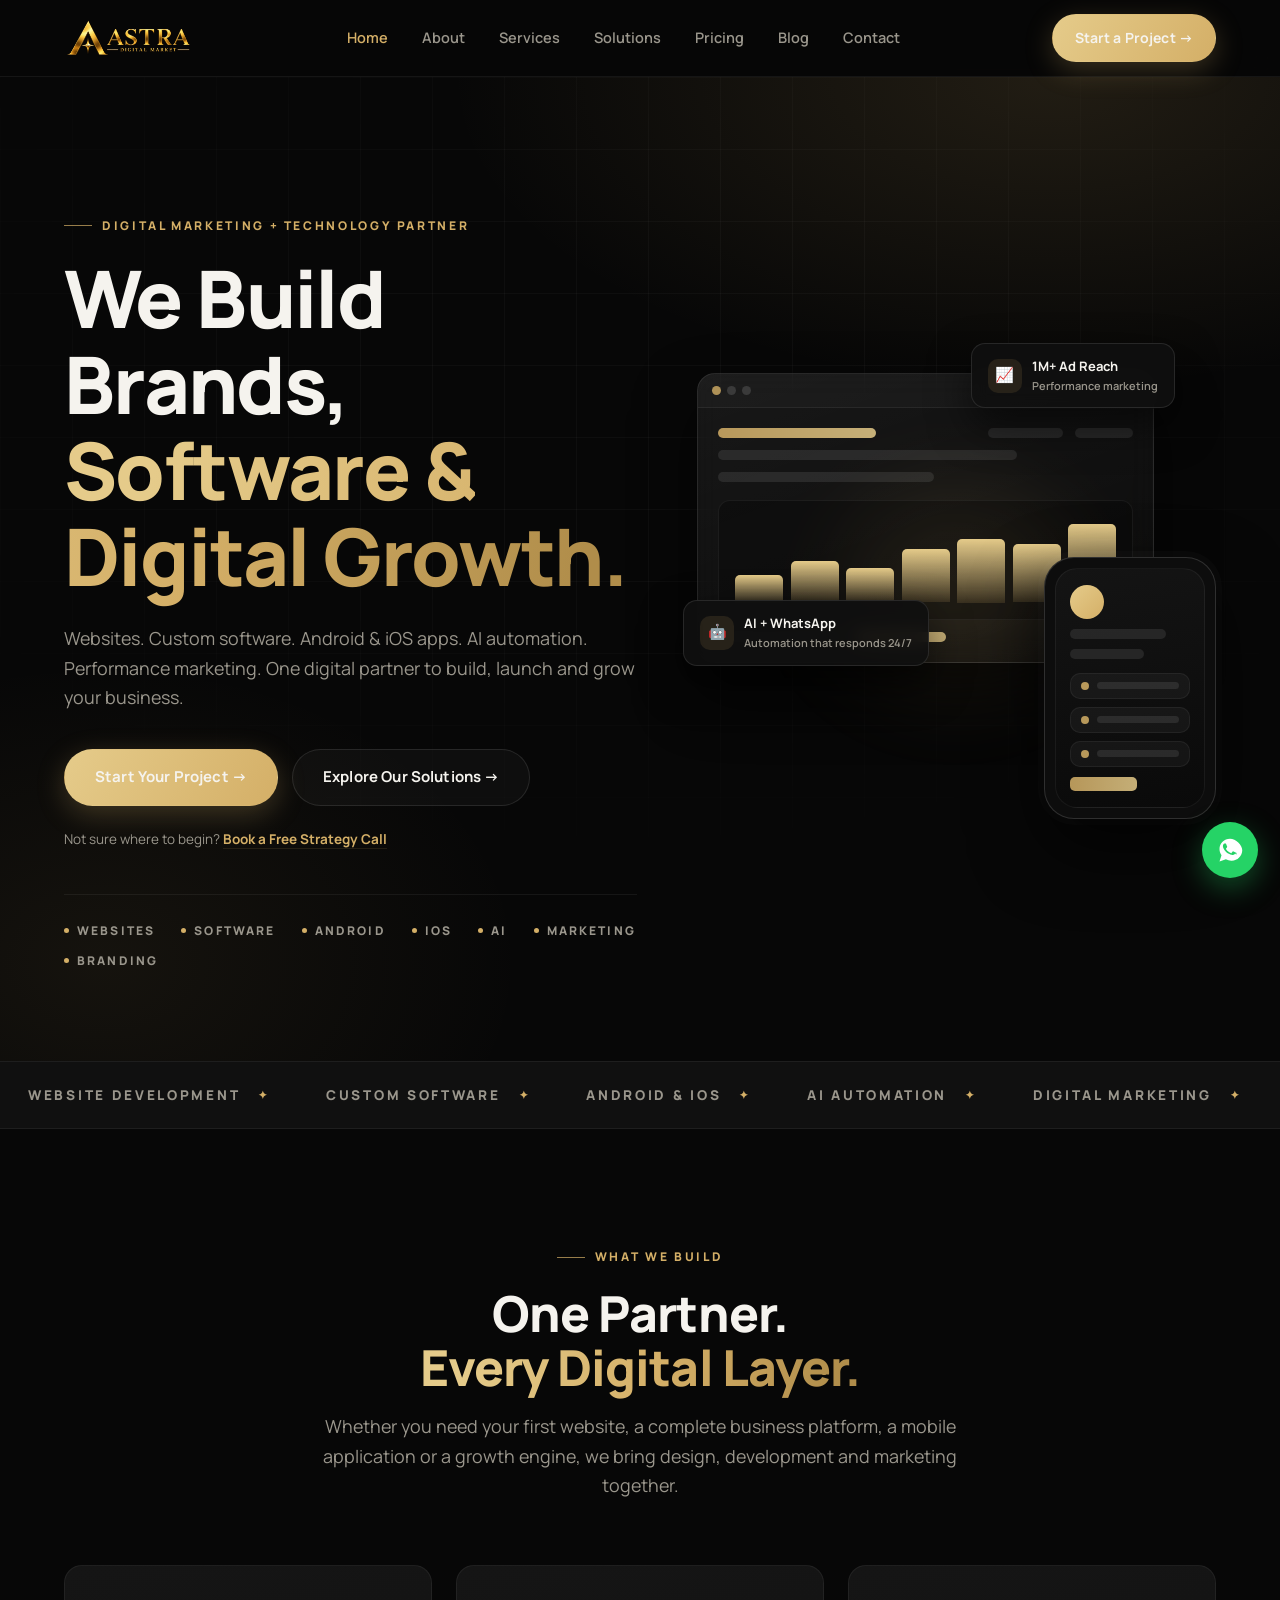
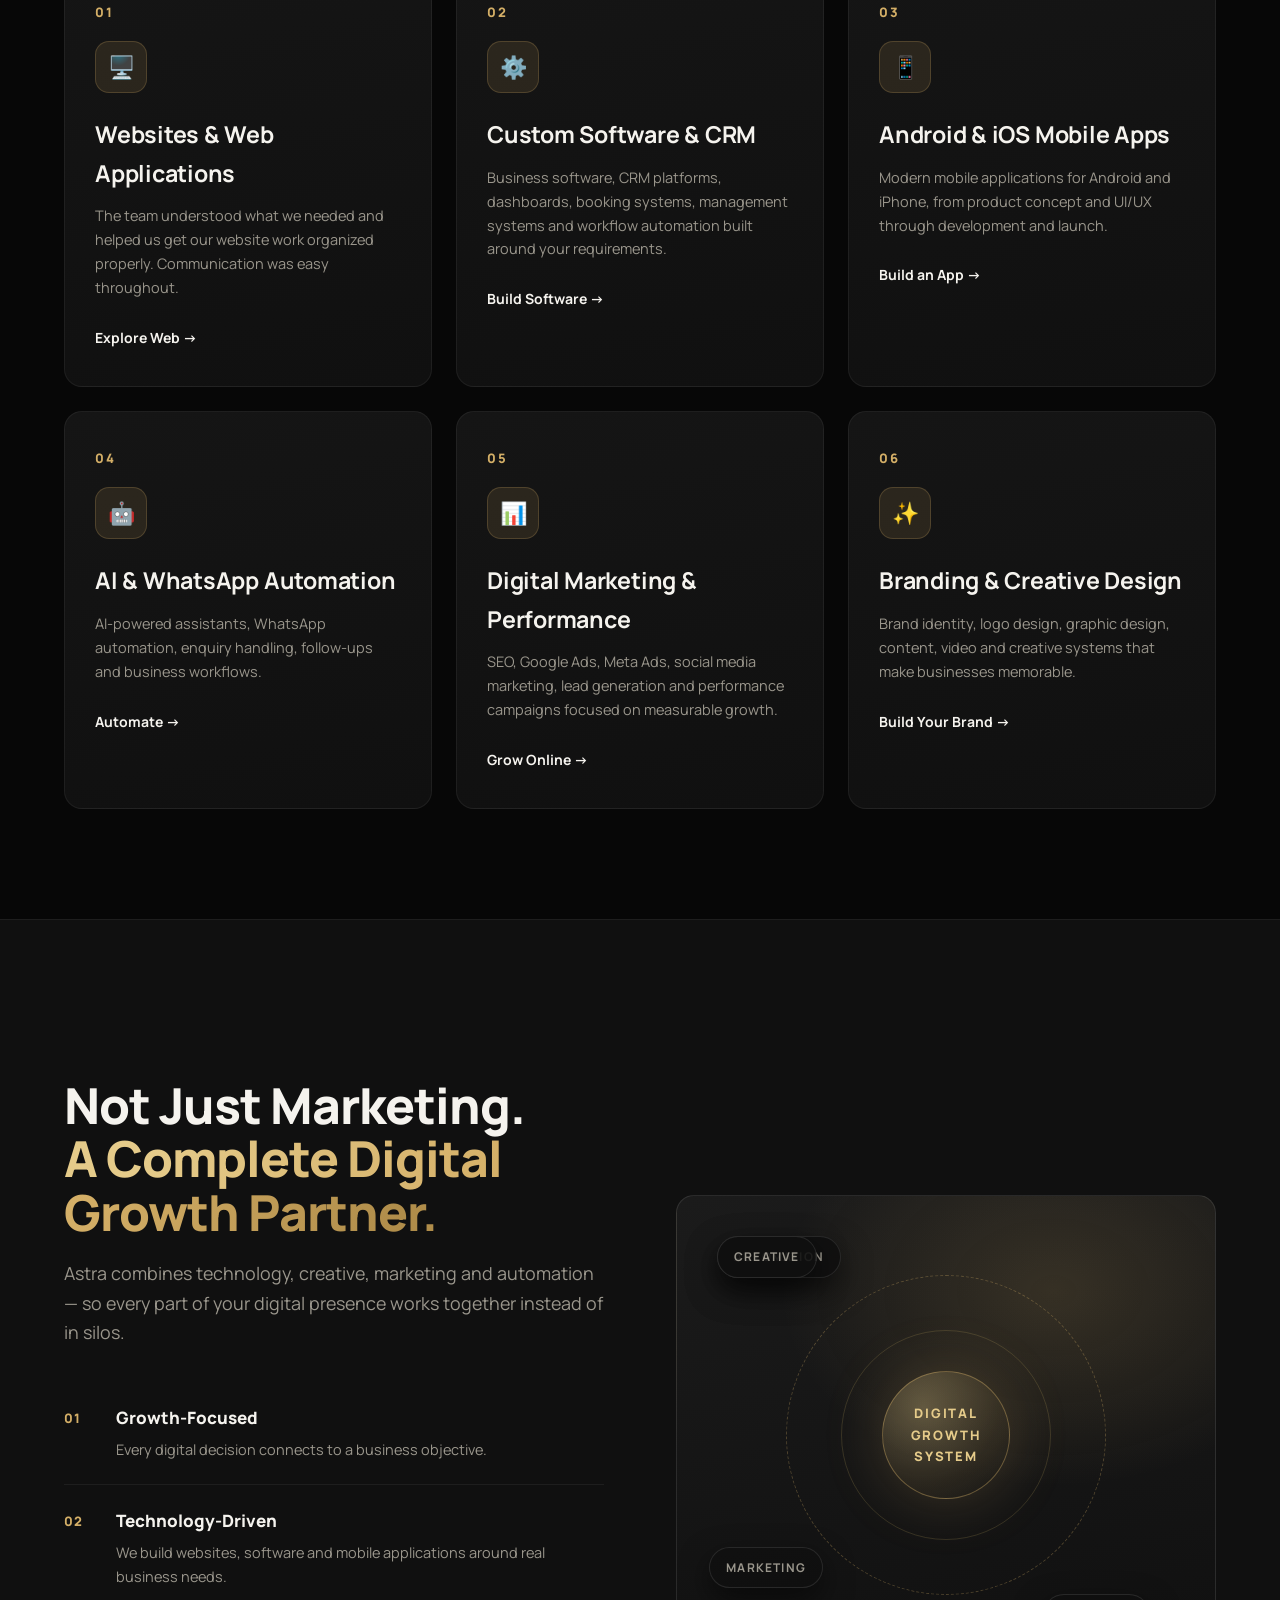
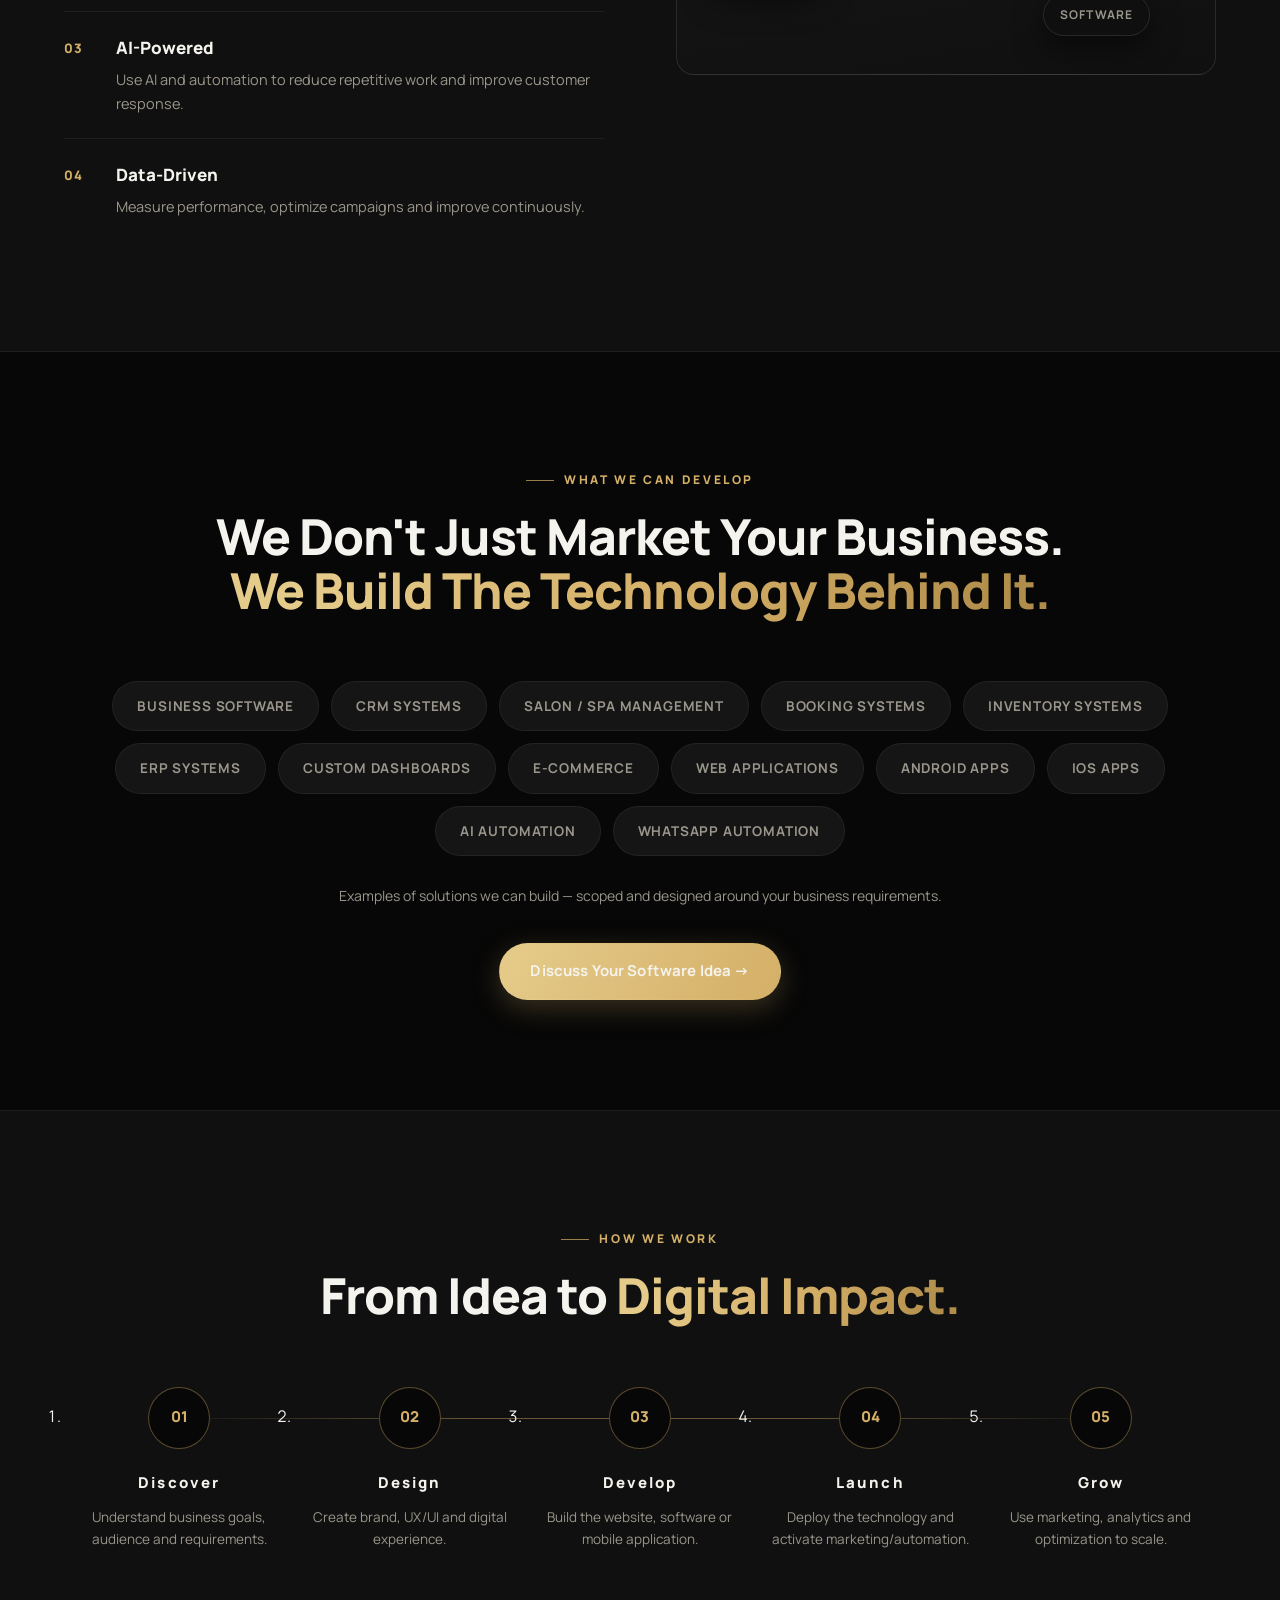
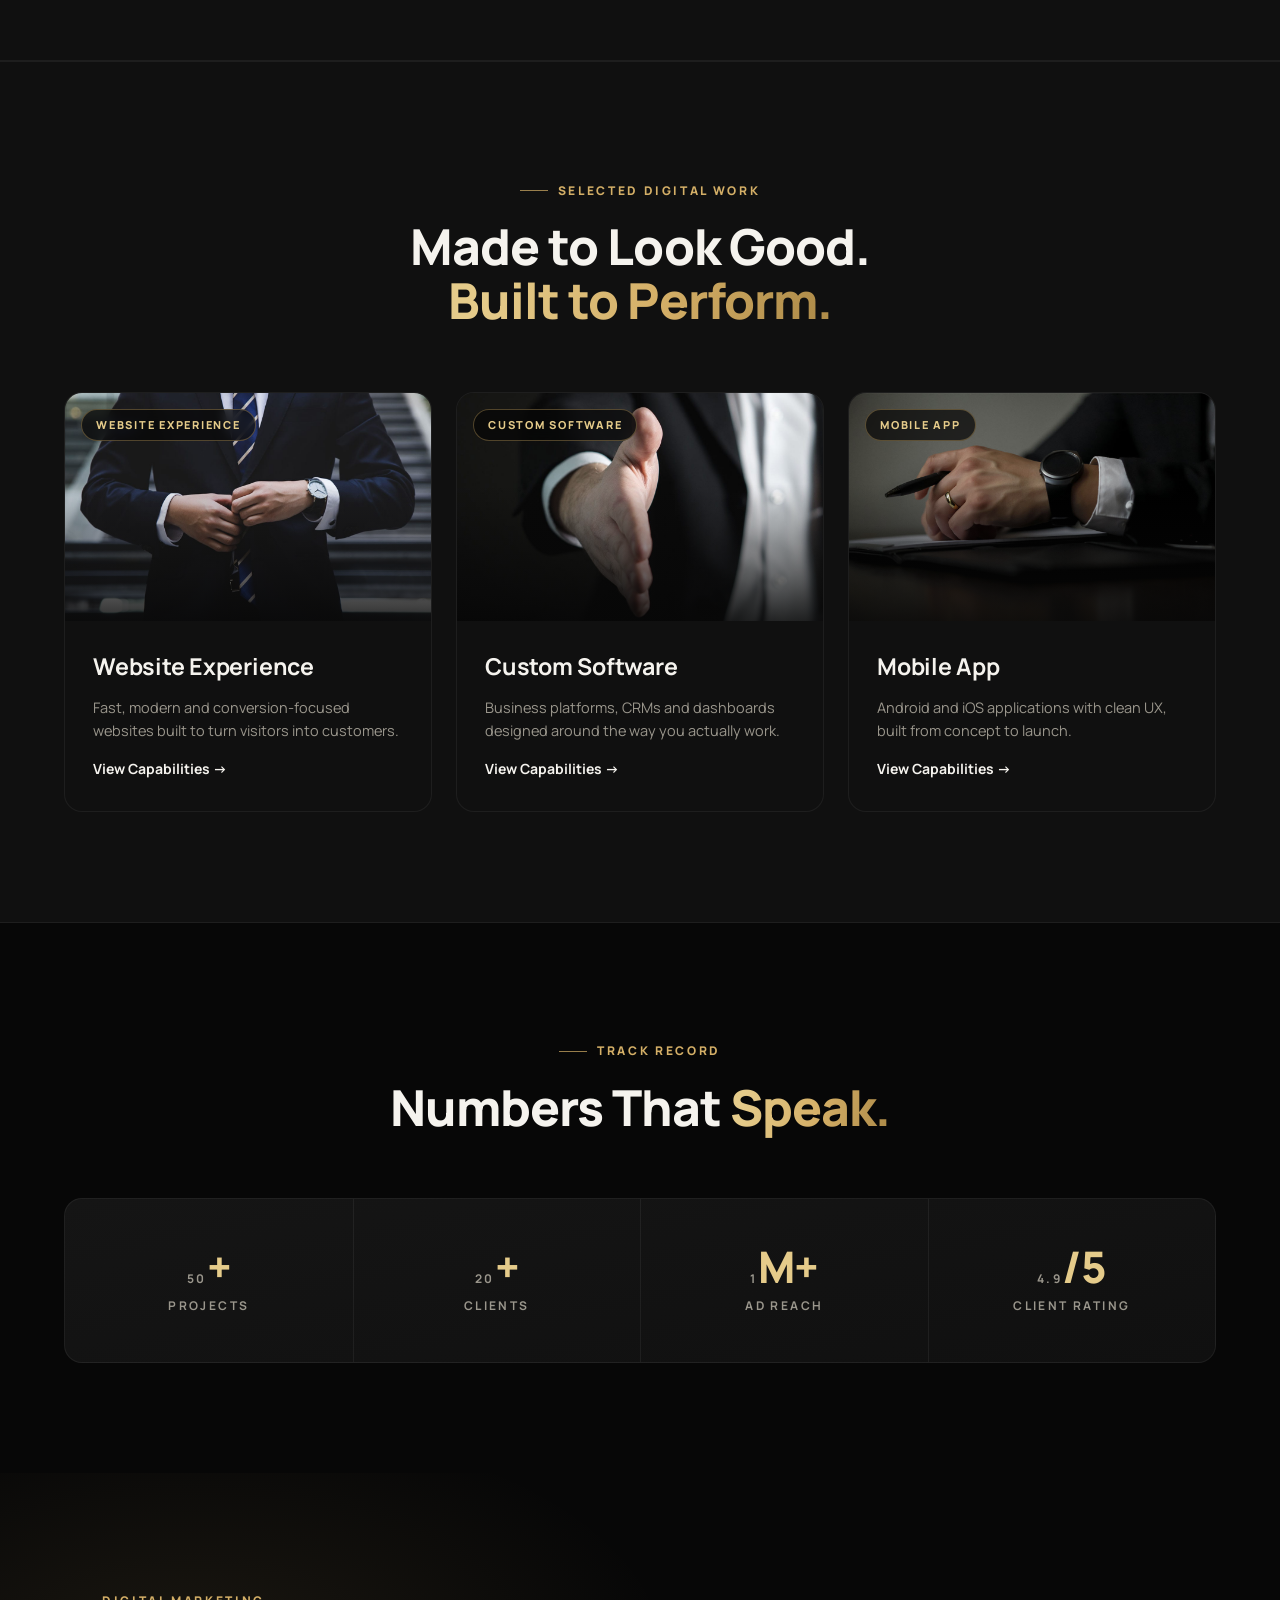
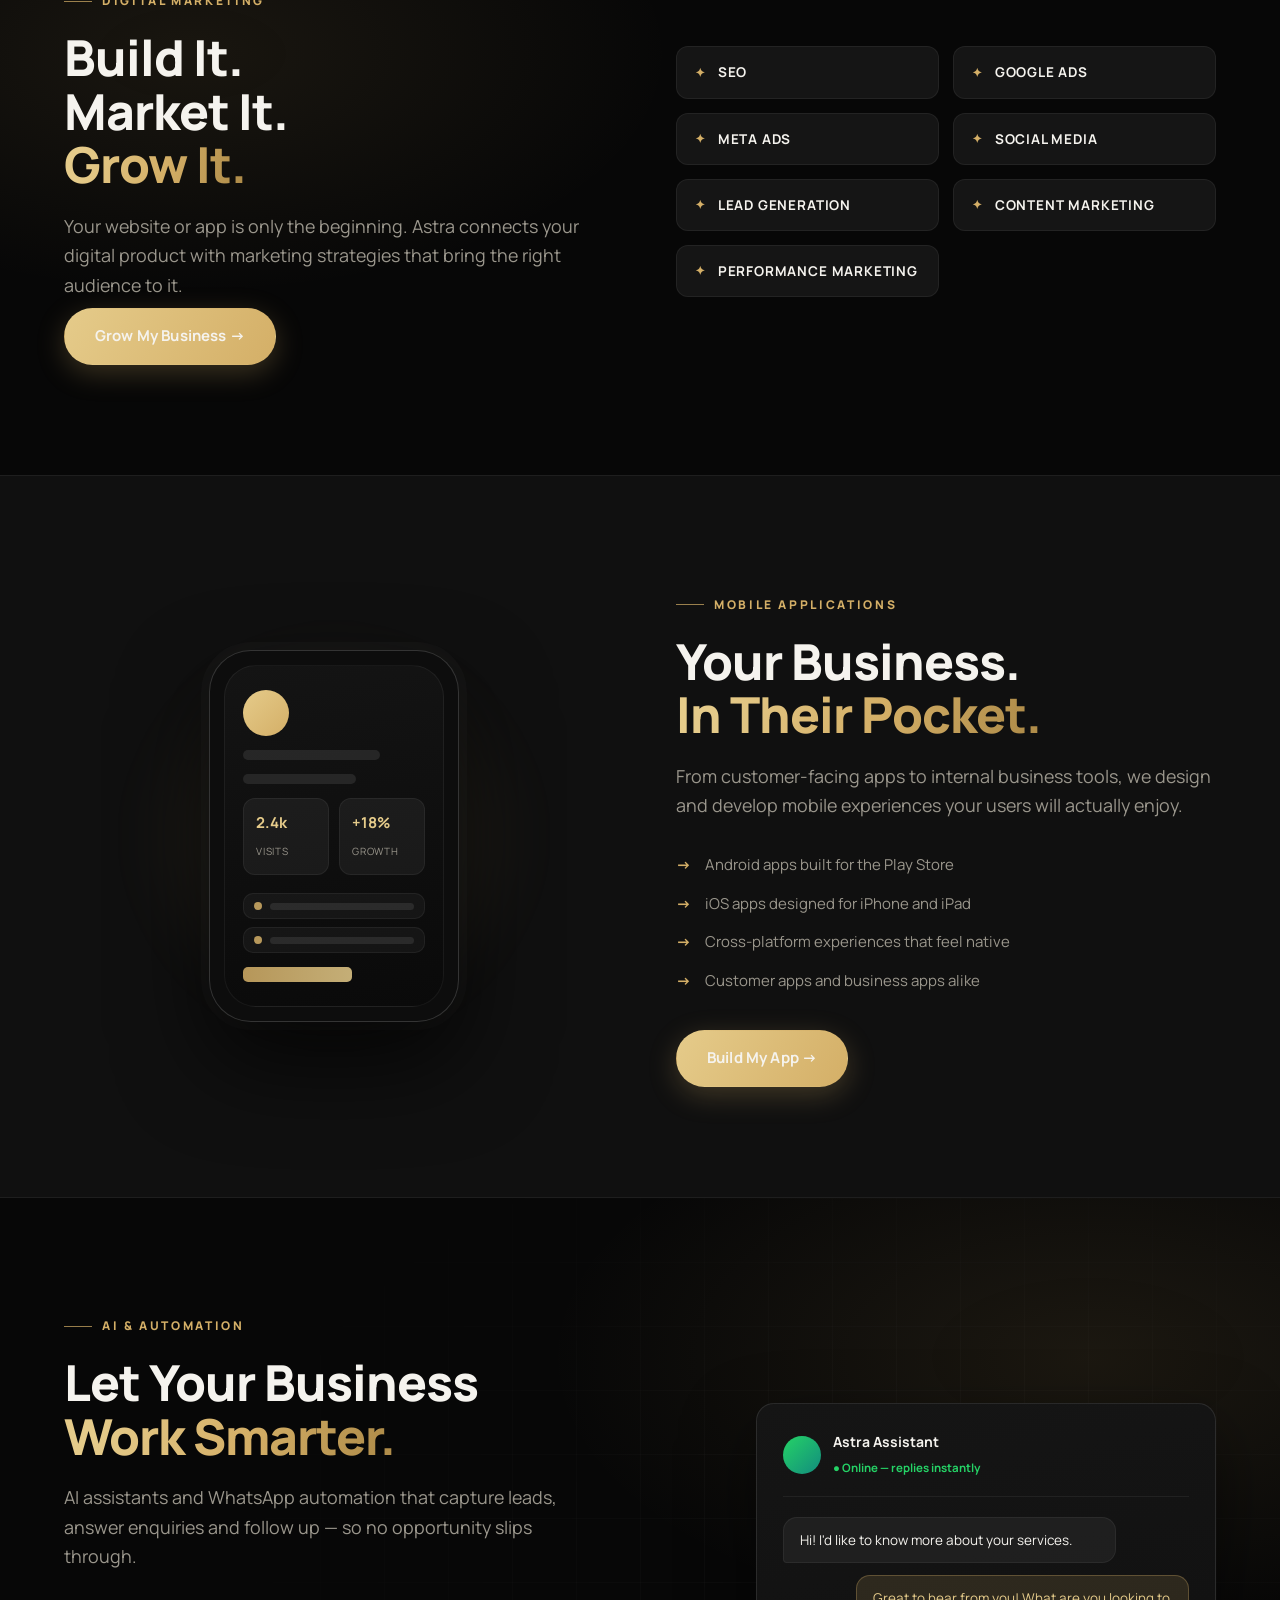
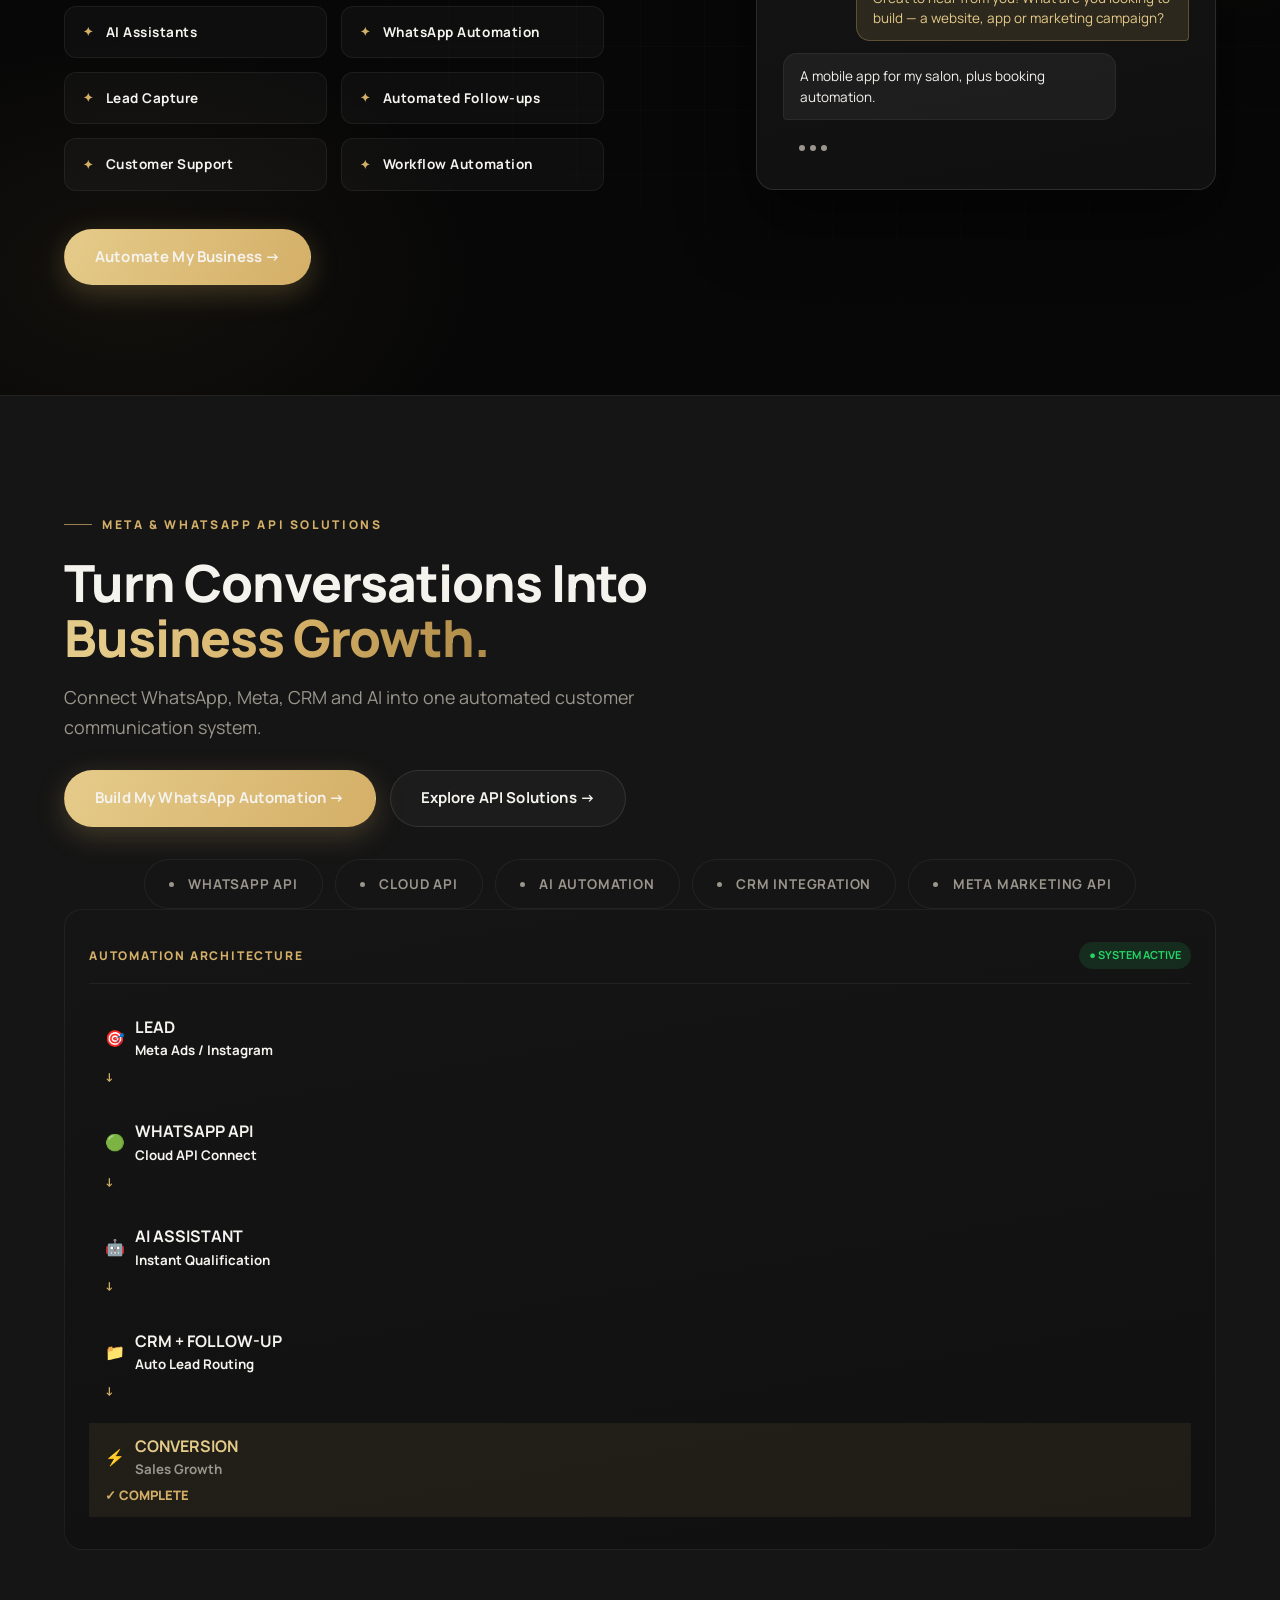
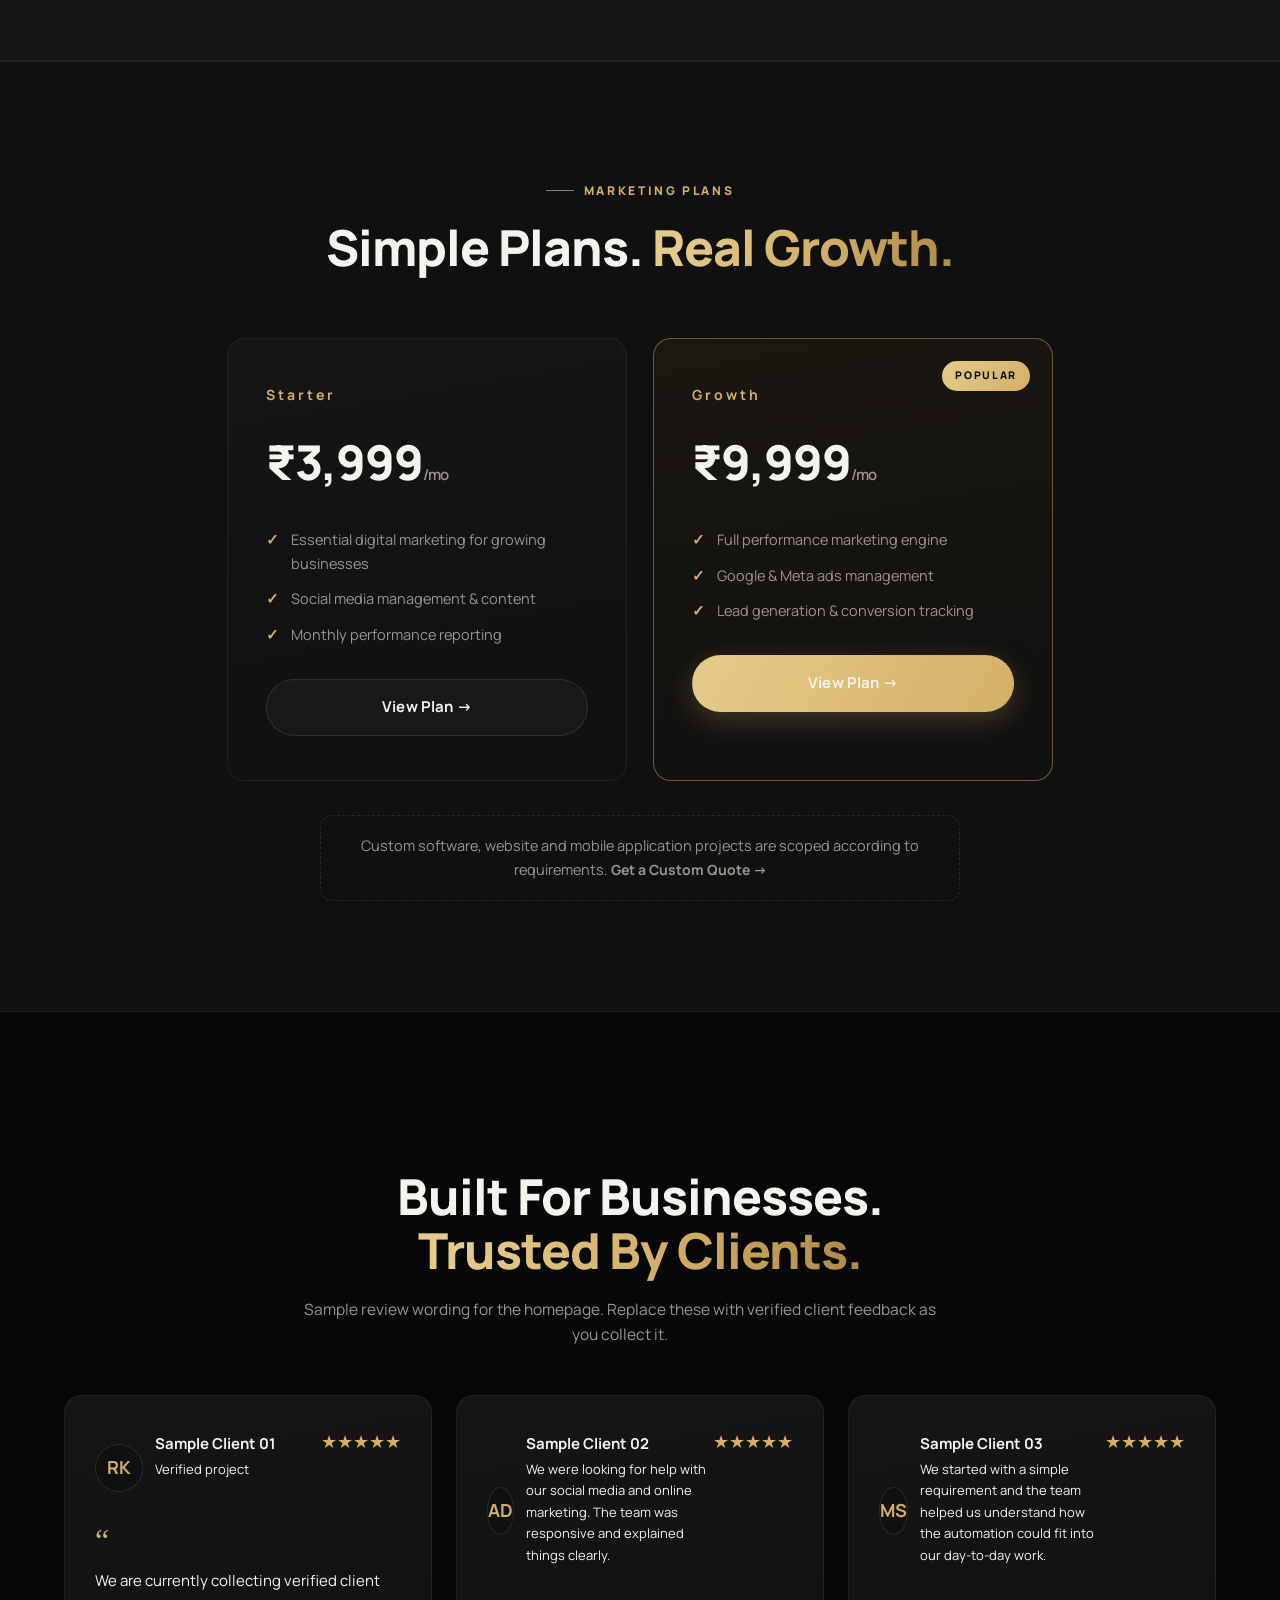
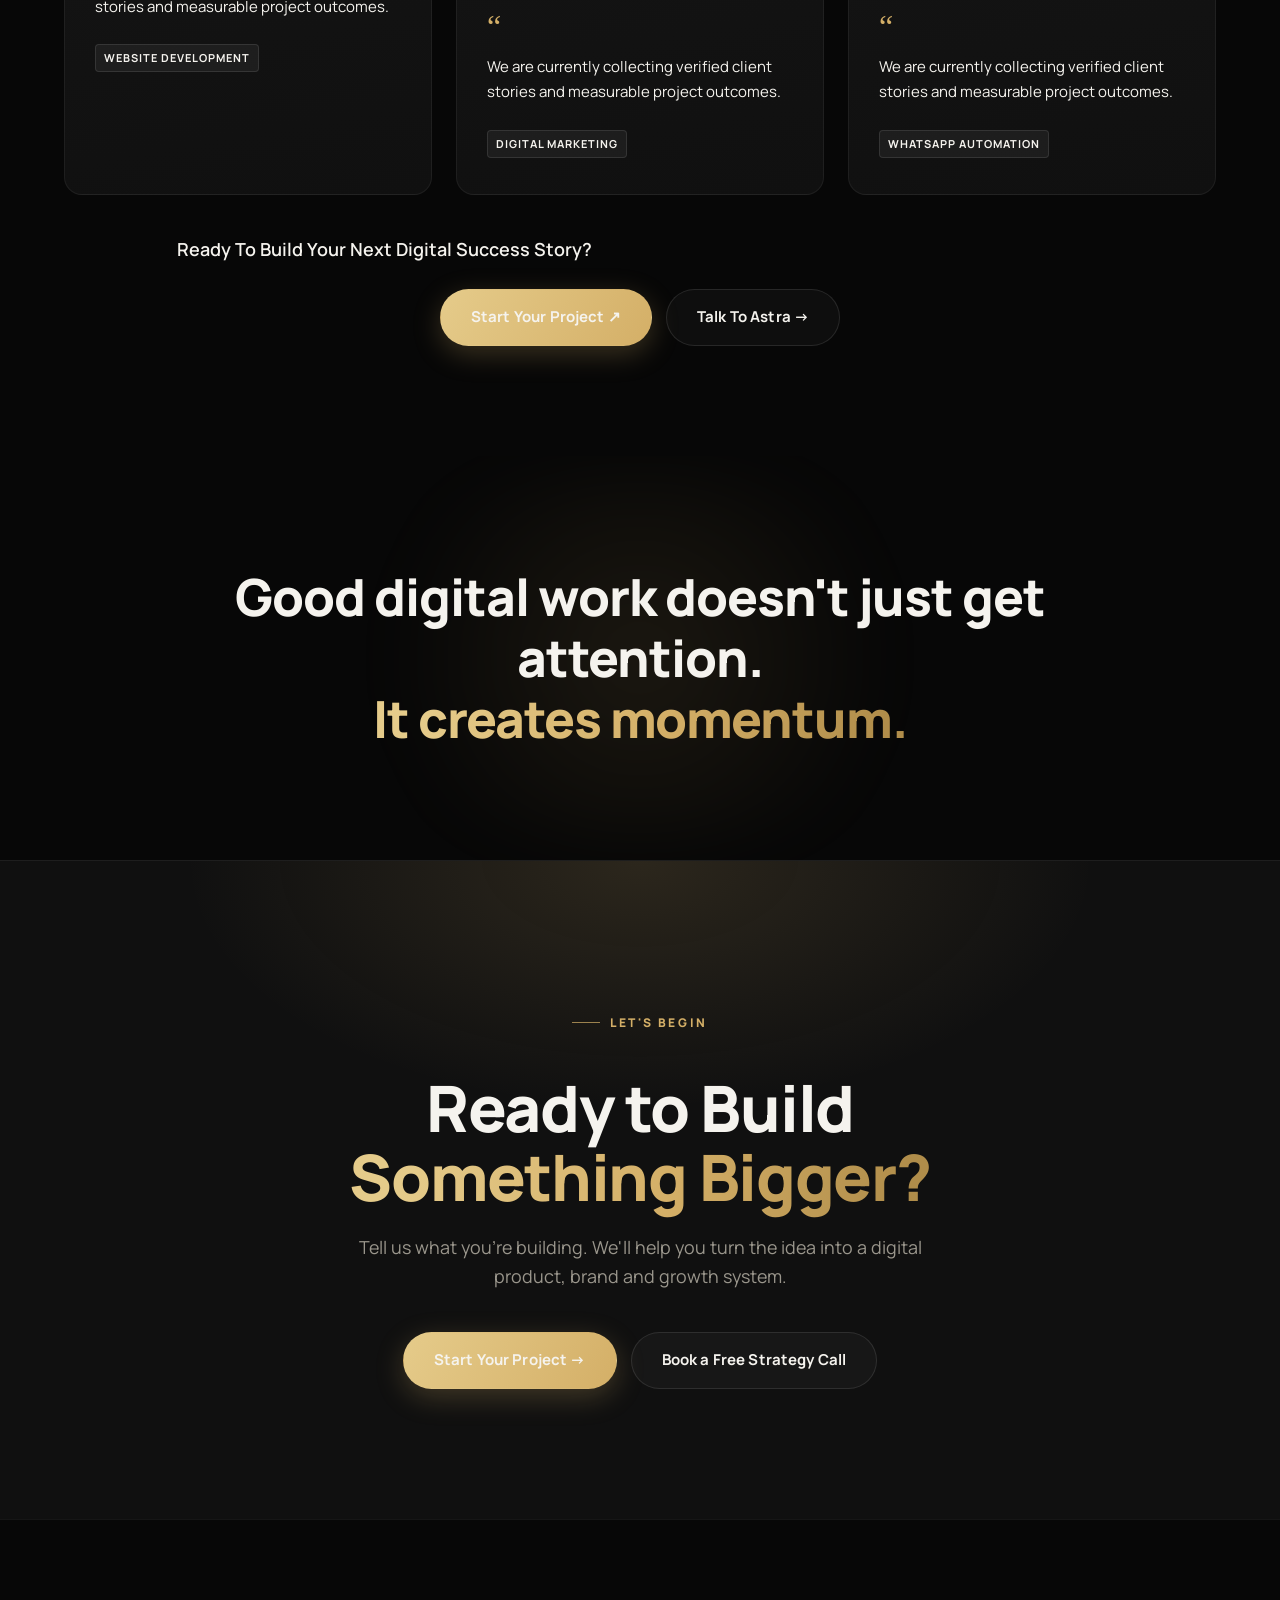
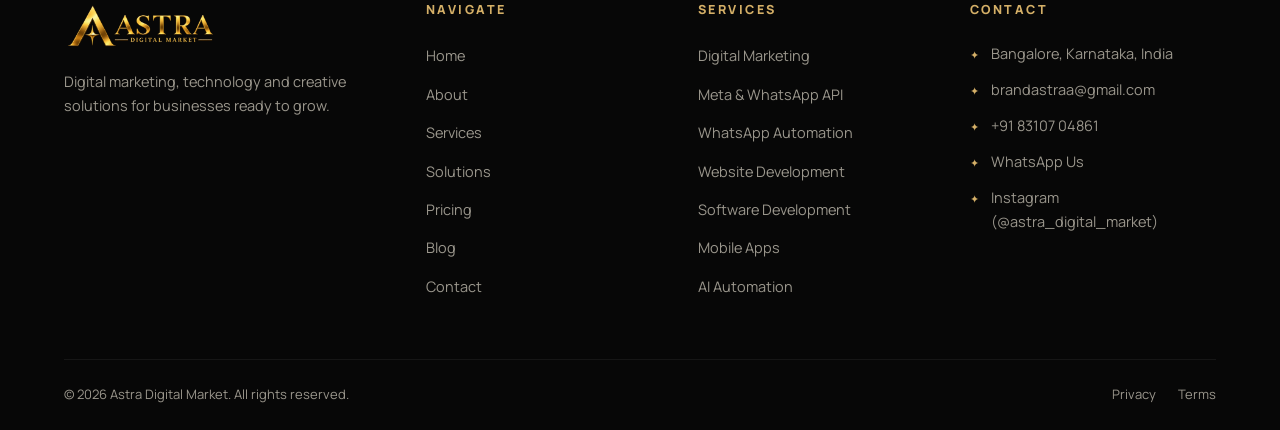
<file: index.html>
<!DOCTYPE html>
<html lang="en">
<head>
  <meta charset="utf-8">
  <meta name="viewport" content="width=device-width, initial-scale=1.0">
  <title>Astra Digital Market | Digital Marketing, Software, Websites &amp; Mobile Apps</title>
  <meta name="description" content="Astra Digital Market builds brands, software and digital growth — website development, custom software, Android &amp; iOS apps, WhatsApp API, WhatsApp Cloud API, AI &amp; Meta business messaging automation and performance marketing in Bangalore, Karnataka.">
  <meta name="keywords" content="WhatsApp API, WhatsApp Cloud API, Meta API, WhatsApp automation, AI WhatsApp chatbot, CRM WhatsApp integration, Meta Marketing API, business automation, digital marketing, software development">
  <meta name="author" content="Astra Digital Market">
  <meta name="facebook-domain-verification" content="utb4q244t590xixawhpzylmnp7zbfd" />
  <meta name="robots" content="index, follow, max-snippet:-1, max-image-preview:large">
  <link rel="canonical" href="https://www.astradigitalmarket.in/">

  <!-- Open Graph -->
  <meta property="og:type" content="website">
  <meta property="og:site_name" content="Astra Digital Market">
  <meta property="og:title" content="Astra Digital Market | Digital Marketing, Software, Websites &amp; Mobile Apps">
  <meta property="og:description" content="We build brands, software &amp; digital growth. Websites, custom software, Android &amp; iOS apps, AI automation and performance marketing — one digital partner.">
  <meta property="og:url" content="https://astradigitalmarket.in/">
  <meta property="og:image" content="https://astradigitalmarket.in/img/astra-logo-new.png">
  <meta property="og:locale" content="en_IN">

  <!-- Twitter -->
  <meta name="twitter:card" content="summary_large_image">
  <meta name="twitter:title" content="Astra Digital Market | Digital Marketing, Software, Websites &amp; Mobile Apps">
  <meta name="twitter:description" content="Websites. Custom software. Android &amp; iOS apps. AI automation. Performance marketing. One digital partner to build, launch and grow your business.">
  <meta name="twitter:image" content="https://www.astradigitalmarket.in/img/astra-logo-new.png">

  <meta name="geo.region" content="IN-KA">
  <meta name="geo.placename" content="Bangalore, Karnataka, India">

  <link rel="icon" type="image/png" href="img/astra-logo-new.png">
  <link rel="apple-touch-icon" href="img/astra-logo-new.png">

  <link rel="preconnect" href="https://fonts.googleapis.com">
  <link rel="preconnect" href="https://fonts.gstatic.com" crossorigin>
  <link href="https://fonts.googleapis.com/css2?family=Manrope:wght@400;500;600;700;800&display=swap" rel="stylesheet">
  <link href="css/astra-homepage.css" rel="stylesheet">
</head>
<body class="ap-home">

  <!-- ================= NAVIGATION ================= -->
  <header class="ap-nav">
    <div class="ap-container ap-nav-inner">
      <a href="index.html" class="ap-logo" aria-label="Astra Digital Market — Home">
        <img src="img/astra-logo-new.png" alt="Astra Digital Market logo" width="180" height="52">
      </a>
      <nav class="ap-menu" aria-label="Primary">
        <a href="index.html" class="ap-active" aria-current="page">Home</a>
        <a href="about.html">About</a>
        <a href="service.html">Services</a>
        <a href="solutions.html">Solutions</a>
        <a href="pricing.html">Pricing</a>
        <a href="blog.html">Blog</a>
        <a href="contact.html">Contact</a>
      </nav>
      <div class="ap-nav-cta">
        <a href="contact.html" class="ap-btn ap-btn-gold ap-btn-sm">Start a Project →</a>
        <button class="ap-burger" aria-expanded="false" aria-controls="apMobile" aria-label="Open menu">
          <span></span><span></span><span></span>
        </button>
      </div>
    </div>
    <nav class="ap-mobile" id="apMobile" aria-label="Mobile">
      <a href="index.html" class="ap-active" aria-current="page">Home</a>
      <a href="about.html">About</a>
      <a href="service.html">Services</a>
      <a href="solutions.html">Solutions</a>
      <a href="pricing.html">Pricing</a>
      <a href="blog.html">Blog</a>
      <a href="contact.html">Contact</a>
      <a href="contact.html" class="ap-btn ap-btn-gold">Start a Project →</a>
    </nav>
  </header>

  <main>
  <!-- ================= 1. HERO ================= -->
  <section class="ap-hero">
    <div class="ap-hero-bg" aria-hidden="true"></div>
    <div class="ap-hero-grid-bg" aria-hidden="true"></div>
    <div class="ap-container ap-hero-inner">
      <div>
        <p class="ap-eyebrow ap-reveal">Digital Marketing + Technology Partner</p>
        <h1 class="ap-h1 ap-reveal ap-d1">We Build Brands,<br><span class="ap-gold">Software &amp; Digital Growth.</span></h1>
        <p class="ap-lead ap-hero-sub ap-reveal ap-d2">Websites. Custom software. Android &amp; iOS apps. AI automation. Performance marketing. One digital partner to build, launch and grow your business.</p>
        <div class="ap-hero-cta ap-reveal ap-d3">
          <a href="contact.html" class="ap-btn ap-btn-gold">Start Your Project →</a>
          <a href="service.html" class="ap-btn ap-btn-ghost">Explore Our Solutions →</a>
        </div>
        <p class="ap-hero-note ap-reveal ap-d4">Not sure where to begin? <a href="contact.html">Book a Free Strategy Call</a></p>
        <div class="ap-capabilities ap-reveal ap-d5" aria-label="Core capabilities">
          <span>Websites</span><span>Software</span><span>Android</span><span>iOS</span><span>AI</span><span>Marketing</span><span>Branding</span>
        </div>
      </div>
      <div class="ap-hero-visual ap-reveal ap-d2" aria-hidden="true">
        <div class="ap-visual-glow"></div>
        <div class="ap-card-glass ap-mock-browser">
          <div class="ap-mock-bar"><i></i><i></i><i></i></div>
          <div class="ap-mock-body">
            <div class="ap-mock-row">
              <div class="ap-chip gold" style="width:38%"></div>
              <div class="ap-chip" style="width:18%; margin-left:auto"></div>
              <div class="ap-chip" style="width:14%"></div>
            </div>
            <div class="ap-chip" style="width:72%"></div>
            <div class="ap-chip" style="width:52%"></div>
            <div class="ap-chart">
              <i style="height:32%"></i><i style="height:48%"></i><i style="height:40%"></i>
              <i style="height:62%"></i><i style="height:74%"></i><i style="height:68%"></i><i style="height:92%"></i>
            </div>
            <div class="ap-mock-row">
              <div class="ap-chip" style="width:30%"></div>
              <div class="ap-chip gold" style="width:22%"></div>
            </div>
          </div>
        </div>
        <div class="ap-card-glass ap-mock-phone">
          <div class="ap-phone-screen">
            <div class="ap-avatar"></div>
            <div class="ap-chip" style="width:80%"></div>
            <div class="ap-chip short"></div>
            <div class="ap-phone-rows">
              <div class="ap-phone-row"><i></i><span class="ap-chip"></span></div>
              <div class="ap-phone-row"><i></i><span class="ap-chip"></span></div>
              <div class="ap-phone-row"><i></i><span class="ap-chip"></span></div>
            </div>
            <div class="ap-chip gold" style="width:56%; height:14px"></div>
          </div>
        </div>
        <div class="ap-badge-float ap-badge-tr">
          <span class="ap-ico">📈</span>
          <div>1M+ Ad Reach<small>Performance marketing</small></div>
        </div>
        <div class="ap-badge-float ap-badge-bl">
          <span class="ap-ico">🤖</span>
          <div>AI + WhatsApp<small>Automation that responds 24/7</small></div>
        </div>
      </div>
    </div>
  </section>

  <!-- ================= 2. CAPABILITY STRIP ================= -->
  <div class="ap-strip" aria-label="Capabilities">
    <div class="ap-strip-track">
      <span>Website Development</span><span>Custom Software</span><span>Android &amp; iOS</span>
      <span>AI Automation</span><span>Digital Marketing</span><span>Branding</span>
      <span>Website Development</span><span>Custom Software</span><span>Android &amp; iOS</span>
      <span>AI Automation</span><span>Digital Marketing</span><span>Branding</span>
    </div>
  </div>

  <!-- ================= 3. WHAT WE BUILD ================= -->
  <section class="ap-section" id="build">
    <div class="ap-container">
      <div class="ap-sec-head ap-center">
        <p class="ap-eyebrow ap-reveal">What We Build</p>
        <h2 class="ap-h2 ap-reveal ap-d1">One Partner.<br><span class="ap-gold">Every Digital Layer.</span></h2>
        <p class="ap-lead ap-reveal ap-d2">Whether you need your first website, a complete business platform, a mobile application or a growth engine, we bring design, development and marketing together.</p>
      </div>
      <div class="ap-grid-3">
        <article class="ap-card ap-reveal">
          <span class="ap-card-num">01</span>
          <div class="ap-card-ico" aria-hidden="true">🖥️</div>
          <h3 class="ap-h3">Websites &amp; Web Applications</h3>
          <p>The team understood what we needed and helped us get our website work organized properly. Communication was easy throughout.</p>
          <a class="ap-textlink" href="service.html">Explore Web →</a>
        </article>
        <article class="ap-card ap-reveal ap-d1">
          <span class="ap-card-num">02</span>
          <div class="ap-card-ico" aria-hidden="true">⚙️</div>
          <h3 class="ap-h3">Custom Software &amp; CRM</h3>
          <p>Business software, CRM platforms, dashboards, booking systems, management systems and workflow automation built around your requirements.</p>
          <a class="ap-textlink" href="contact.html">Build Software →</a>
        </article>
        <article class="ap-card ap-reveal ap-d2">
          <span class="ap-card-num">03</span>
          <div class="ap-card-ico" aria-hidden="true">📱</div>
          <h3 class="ap-h3">Android &amp; iOS Mobile Apps</h3>
          <p>Modern mobile applications for Android and iPhone, from product concept and UI/UX through development and launch.</p>
          <a class="ap-textlink" href="contact.html">Build an App →</a>
        </article>
        <article class="ap-card ap-reveal">
          <span class="ap-card-num">04</span>
          <div class="ap-card-ico" aria-hidden="true">🤖</div>
          <h3 class="ap-h3">AI &amp; WhatsApp Automation</h3>
          <p>AI-powered assistants, WhatsApp automation, enquiry handling, follow-ups and business workflows.</p>
          <a class="ap-textlink" href="contact.html">Automate →</a>
        </article>
        <article class="ap-card ap-reveal ap-d1">
          <span class="ap-card-num">05</span>
          <div class="ap-card-ico" aria-hidden="true">📊</div>
          <h3 class="ap-h3">Digital Marketing &amp; Performance</h3>
          <p>SEO, Google Ads, Meta Ads, social media marketing, lead generation and performance campaigns focused on measurable growth.</p>
          <a class="ap-textlink" href="service.html">Grow Online →</a>
        </article>
        <article class="ap-card ap-reveal ap-d2">
          <span class="ap-card-num">06</span>
          <div class="ap-card-ico" aria-hidden="true">✨</div>
          <h3 class="ap-h3">Branding &amp; Creative Design</h3>
          <p>Brand identity, logo design, graphic design, content, video and creative systems that make businesses memorable.</p>
          <a class="ap-textlink" href="service.html">Build Your Brand →</a>
        </article>
      </div>
    </div>
  </section>

  <!-- ================= 4. WHY ASTRA ================= -->
  <section class="ap-section ap-why">
    <div class="ap-container ap-why-inner">
      <div>
        <p class="ap-eyebrow ap-reveal">Why Astra</p>
        <h2 class="ap-h2 ap-reveal ap-d1">Not Just Marketing.<br><span class="ap-gold">A Complete Digital Growth Partner.</span></h2>
        <p class="ap-lead ap-reveal ap-d2" style="margin:20px 0 34px">Astra combines technology, creative, marketing and automation — so every part of your digital presence works together instead of in silos.</p>
        <div class="ap-feature ap-reveal">
          <span class="ap-fnum">01</span>
          <div><h3>Growth-Focused</h3><p>Every digital decision connects to a business objective.</p></div>
        </div>
        <div class="ap-feature ap-reveal ap-d1">
          <span class="ap-fnum">02</span>
          <div><h3>Technology-Driven</h3><p>We build websites, software and mobile applications around real business needs.</p></div>
        </div>
        <div class="ap-feature ap-reveal ap-d2">
          <span class="ap-fnum">03</span>
          <div><h3>AI-Powered</h3><p>Use AI and automation to reduce repetitive work and improve customer response.</p></div>
        </div>
        <div class="ap-feature ap-reveal ap-d3">
          <span class="ap-fnum">04</span>
          <div><h3>Data-Driven</h3><p>Measure performance, optimize campaigns and improve continuously.</p></div>
        </div>
      </div>
      <div class="ap-system-visual ap-reveal ap-d1" aria-label="Digital Growth System diagram" role="img">
        <div class="ap-orbit" aria-hidden="true"></div>
        <div class="ap-core">Digital<br>Growth<br>System</div>
        <span class="ap-node" style="animation:none">Marketing</span>
        <span class="ap-node" style="animation:none">Software</span>
        <span class="ap-node" style="animation:none">Automation</span>
        <span class="ap-node" style="animation:none">Creative</span>
      </div>
    </div>
  </section>

  <!-- ================= 5. WHAT WE CAN DEVELOP ================= -->
  <section class="ap-section" id="develop">
    <div class="ap-container">
      <div class="ap-sec-head ap-center">
        <p class="ap-eyebrow ap-reveal">What We Can Develop</p>
        <h2 class="ap-h2 ap-reveal ap-d1">We Don't Just Market Your Business.<br><span class="ap-gold">We Build The Technology Behind It.</span></h2>
      </div>
      <ul class="ap-chips ap-reveal ap-d2">
        <li>Business Software</li><li>CRM Systems</li><li>Salon / Spa Management</li>
        <li>Booking Systems</li><li>Inventory Systems</li><li>ERP Systems</li>
        <li>Custom Dashboards</li><li>E-Commerce</li><li>Web Applications</li>
        <li>Android Apps</li><li>iOS Apps</li><li>AI Automation</li><li>WhatsApp Automation</li>
      </ul>
      <p class="ap-dev-note ap-reveal ap-d3">Examples of solutions we can build — scoped and designed around your business requirements.</p>
      <div class="ap-dev-cta ap-reveal ap-d4">
        <a href="contact.html" class="ap-btn ap-btn-gold">Discuss Your Software Idea →</a>
      </div>
    </div>
  </section>

  <!-- ================= 6. PROCESS ================= -->
  <section class="ap-section ap-process">
    <div class="ap-container">
      <div class="ap-sec-head ap-center">
        <p class="ap-eyebrow ap-reveal">How We Work</p>
        <h2 class="ap-h2 ap-reveal ap-d1">From Idea to <span class="ap-gold">Digital Impact.</span></h2>
      </div>
      <ol class="ap-steps">
        <li class="ap-step ap-reveal"><span class="ap-step-dot">01</span><h3>Discover</h3><p>Understand business goals, audience and requirements.</p></li>
        <li class="ap-step ap-reveal ap-d1"><span class="ap-step-dot">02</span><h3>Design</h3><p>Create brand, UX/UI and digital experience.</p></li>
        <li class="ap-step ap-reveal ap-d2"><span class="ap-step-dot">03</span><h3>Develop</h3><p>Build the website, software or mobile application.</p></li>
        <li class="ap-step ap-reveal ap-d3"><span class="ap-step-dot">04</span><h3>Launch</h3><p>Deploy the technology and activate marketing/automation.</p></li>
        <li class="ap-step ap-reveal ap-d4"><span class="ap-step-dot">05</span><h3>Grow</h3><p>Use marketing, analytics and optimization to scale.</p></li>
      </ol>
    </div>
  </section>

  <!-- ================= 7. STATS ================= -->
  <section class="ap-section" id="results">
    <div class="ap-container">
      <div class="ap-sec-head ap-center">
        <p class="ap-eyebrow ap-reveal">Track Record</p>
        <h2 class="ap-h2 ap-reveal ap-d1">Numbers That <span class="ap-gold">Speak.</span></h2>
      </div>
      <div class="ap-stats-strip ap-reveal ap-d2">
        <div class="ap-stat"><b><span data-count="50">0</span>+</b><span>Projects</span></div>
        <div class="ap-stat"><b><span data-count="20">0</span>+</b><span>Clients</span></div>
        <div class="ap-stat"><b><span data-count="1">0</span>M+</b><span>Ad Reach</span></div>
        <div class="ap-stat"><b><span data-count="4.9">0</span>/5</b><span>Client Rating</span></div>
      </div>
    </div>
  </section>

  <!-- ================= 8. SELECTED WORK ================= -->
  <section class="ap-section ap-why" id="work">
    <div class="ap-container">
      <div class="ap-sec-head ap-center">
        <p class="ap-eyebrow ap-reveal">Selected Digital Work</p>
        <h2 class="ap-h2 ap-reveal ap-d1">Made to Look Good.<br><span class="ap-gold">Built to Perform.</span></h2>
      </div>
      <div class="ap-grid-3">
        <article class="ap-work-card ap-reveal">
          <div class="ap-work-media">
            <span class="ap-work-cat">Website Experience</span>
            <img src="img/carousel-1.jpg" alt="Premium website experience designed by Astra Digital Market" loading="lazy" width="640" height="400">
          </div>
          <div class="ap-work-body">
            <h3 class="ap-h3">Website Experience</h3>
            <p>Fast, modern and conversion-focused websites built to turn visitors into customers.</p>
            <a class="ap-textlink" href="service.html">View Capabilities →</a>
          </div>
        </article>
        <article class="ap-work-card ap-reveal ap-d1">
          <div class="ap-work-media">
            <span class="ap-work-cat">Custom Software</span>
            <img src="img/carousel-2.jpg" alt="Custom business software and dashboards built by Astra" loading="lazy" width="640" height="400">
          </div>
          <div class="ap-work-body">
            <h3 class="ap-h3">Custom Software</h3>
            <p>Business platforms, CRMs and dashboards designed around the way you actually work.</p>
            <a class="ap-textlink" href="service.html">View Capabilities →</a>
          </div>
        </article>
        <article class="ap-work-card ap-reveal ap-d2">
          <div class="ap-work-media">
            <span class="ap-work-cat">Mobile App</span>
            <img src="img/carousel-3.jpg" alt="Android and iOS mobile applications built by Astra" loading="lazy" width="640" height="400">
          </div>
          <div class="ap-work-body">
            <h3 class="ap-h3">Mobile App</h3>
            <p>Android and iOS applications with clean UX, built from concept to launch.</p>
            <a class="ap-textlink" href="service.html">View Capabilities →</a>
          </div>
        </article>
      </div>
    </div>
  </section>

  <!-- ================= 9. DIGITAL MARKETING ================= -->
  <section class="ap-section ap-mkt" id="marketing">
    <div class="ap-mkt-bg" aria-hidden="true"></div>
    <div class="ap-container ap-mkt-inner">
      <div>
        <p class="ap-eyebrow ap-reveal">Digital Marketing</p>
        <h2 class="ap-h2 ap-reveal ap-d1">Build It.<br>Market It.<br><span class="ap-gold">Grow It.</span></h2>
        <p class="ap-lead ap-reveal ap-d2" style="margin-top:20px">Your website or app is only the beginning. Astra connects your digital product with marketing strategies that bring the right audience to it.</p>
        <div class="ap-reveal ap-d3">
          <a href="contact.html" class="ap-btn ap-btn-gold" style="margin-top:8px">Grow My Business →</a>
        </div>
      </div>
      <ul class="ap-mkt-list ap-reveal ap-d2" aria-label="Marketing services">
        <li>SEO</li><li>Google Ads</li><li>Meta Ads</li><li>Social Media</li>
        <li>Lead Generation</li><li>Content Marketing</li><li>Performance Marketing</li>
      </ul>
    </div>
  </section>

  <!-- ================= 10. MOBILE APP HIGHLIGHT ================= -->
  <section class="ap-section ap-app" id="apps">
    <div class="ap-container ap-app-inner">
      <div class="ap-app-visual ap-reveal" aria-hidden="true">
        <div class="ap-phone-lg">
          <div class="ap-phone-screen">
            <div class="ap-avatar"></div>
            <div class="ap-chip" style="width:75%"></div>
            <div class="ap-chip short"></div>
            <div class="ap-stat-tile">
              <div><b>2.4k</b><span>Visits</span></div>
              <div><b>+18%</b><span>Growth</span></div>
            </div>
            <div class="ap-phone-rows">
              <div class="ap-phone-row"><i></i><span class="ap-chip"></span></div>
              <div class="ap-phone-row"><i></i><span class="ap-chip"></span></div>
            </div>
            <div class="ap-chip gold" style="width:60%; height:15px"></div>
          </div>
        </div>
      </div>
      <div>
        <p class="ap-eyebrow ap-reveal">Mobile Applications</p>
        <h2 class="ap-h2 ap-reveal ap-d1">Your Business.<br><span class="ap-gold">In Their Pocket.</span></h2>
        <p class="ap-lead ap-reveal ap-d2" style="margin-top:20px">From customer-facing apps to internal business tools, we design and develop mobile experiences your users will actually enjoy.</p>
        <ul class="ap-app-feats ap-reveal ap-d3">
          <li>Android apps built for the Play Store</li>
          <li>iOS apps designed for iPhone and iPad</li>
          <li>Cross-platform experiences that feel native</li>
          <li>Customer apps and business apps alike</li>
        </ul>
        <a href="contact.html" class="ap-btn ap-btn-gold ap-reveal ap-d4">Build My App →</a>
      </div>
    </div>
  </section>

  <!-- ================= 11. AI / AUTOMATION ================= -->
  <section class="ap-section ap-ai" id="automation">
    <div class="ap-ai-bg" aria-hidden="true"></div>
    <div class="ap-ai-grid-bg" aria-hidden="true"></div>
    <div class="ap-container ap-ai-inner">
      <div>
        <p class="ap-eyebrow ap-reveal">AI &amp; Automation</p>
        <h2 class="ap-h2 ap-reveal ap-d1">Let Your Business<br><span class="ap-gold">Work Smarter.</span></h2>
        <p class="ap-lead ap-reveal ap-d2" style="margin-top:20px">AI assistants and WhatsApp automation that capture leads, answer enquiries and follow up — so no opportunity slips through.</p>
        <ul class="ap-ai-list ap-reveal ap-d3" aria-label="Automation capabilities">
          <li>AI Assistants</li><li>WhatsApp Automation</li><li>Lead Capture</li>
          <li>Automated Follow-ups</li><li>Customer Support</li><li>Workflow Automation</li>
        </ul>
        <a href="contact.html" class="ap-btn ap-btn-gold ap-reveal ap-d4">Automate My Business →</a>
      </div>
      <div class="ap-reveal ap-d2" aria-hidden="true">
        <div class="ap-chat-demo">
          <div class="ap-chat-head">
            <span class="ap-avatar"></span>
            <div><b>Astra Assistant</b><small>● Online — replies instantly</small></div>
          </div>
          <div class="ap-msg in">Hi! I'd like to know more about your services.</div>
          <div class="ap-msg out">Great to hear from you! What are you looking to build — a website, app or marketing campaign?</div>
          <div class="ap-msg in">A mobile app for my salon, plus booking automation.</div>
          <div class="ap-typing out" style="display:inline-flex"><i></i><i></i><i></i></div>
        </div>
      </div>
    </div>
  </section>

  <!-- ================= 11.5 META & WHATSAPP API SOLUTIONS ================= -->
  <section class="ap-section ap-meta-wa" style="background:var(--surface-2); border-block:1px solid var(--border-soft)" id="meta-whatsapp">
    <div class="ap-container">
      <div class="ap-split">
        <div>
          <p class="ap-eyebrow ap-reveal">META &amp; WHATSAPP API SOLUTIONS</p>
          <h1 class="ap-h2 ap-reveal ap-d1" style="font-size:clamp(2rem, 4vw, 3.2rem);">Turn Conversations Into<br><span class="ap-gold">Business Growth.</span></h1>
          <p class="ap-lead ap-reveal ap-d2" style="margin-top:18px;">Connect WhatsApp, Meta, CRM and AI into one automated customer communication system.</p>
          <div class="ap-btn-row ap-reveal ap-d3" style="margin-top:28px;">
            <a href="contact.html" class="ap-btn ap-btn-gold">Build My WhatsApp Automation →</a>
            <a href="meta-whatsapp.html" class="ap-btn ap-btn-ghost">Explore API Solutions →</a>
          </div>
          <div class="ap-chips ap-reveal ap-d4" style="margin-top:32px;">
            <li>WhatsApp API</li>
            <li>Cloud API</li>
            <li>AI Automation</li>
            <li>CRM Integration</li>
            <li>Meta Marketing API</li>
          </div>
        </div>

        <!-- RIGHT: Visual Automation System Dashboard Card -->
        <div class="ap-card ap-reveal ap-d2" style="padding:32px 24px;">
          <div style="display:flex; justify-content:space-between; align-items:center; margin-bottom:20px; border-bottom:1px solid var(--border-soft); padding-bottom:14px;">
            <span style="font-size:12px; font-weight:800; letter-spacing:.15em; color:var(--gold); text-transform:uppercase;">AUTOMATION ARCHITECTURE</span>
            <span style="font-size:11px; padding:4px 10px; border-radius:100px; background:rgba(37,211,102,.12); color:#25d366; font-weight:700;">● SYSTEM ACTIVE</span>
          </div>

          <div class="ap-mw-arch-flow" style="display:grid; gap:10px;">
            <div class="ap-mw-step" style="flex-direction:row; justify-content:space-between; padding:10px 16px;">
              <span style="display:flex; align-items:center; gap:10px;">
                <span class="ap-mw-icon">🎯</span>
                <b style="text-align:left;">LEAD <small style="display:block;">Meta Ads / Instagram</small></b>
              </span>
              <span style="color:var(--gold); font-weight:800; font-size:12px;">↓</span>
            </div>

            <div class="ap-mw-step" style="flex-direction:row; justify-content:space-between; padding:10px 16px;">
              <span style="display:flex; align-items:center; gap:10px;">
                <span class="ap-mw-icon">🟢</span>
                <b style="text-align:left;">WHATSAPP API <small style="display:block;">Cloud API Connect</small></b>
              </span>
              <span style="color:var(--gold); font-weight:800; font-size:12px;">↓</span>
            </div>

            <div class="ap-mw-step" style="flex-direction:row; justify-content:space-between; padding:10px 16px;">
              <span style="display:flex; align-items:center; gap:10px;">
                <span class="ap-mw-icon">🤖</span>
                <b style="text-align:left;">AI ASSISTANT <small style="display:block;">Instant Qualification</small></b>
              </span>
              <span style="color:var(--gold); font-weight:800; font-size:12px;">↓</span>
            </div>

            <div class="ap-mw-step" style="flex-direction:row; justify-content:space-between; padding:10px 16px;">
              <span style="display:flex; align-items:center; gap:10px;">
                <span class="ap-mw-icon">📁</span>
                <b style="text-align:left;">CRM + FOLLOW-UP <small style="display:block;">Auto Lead Routing</small></b>
              </span>
              <span style="color:var(--gold); font-weight:800; font-size:12px;">↓</span>
            </div>

            <div class="ap-mw-step" style="flex-direction:row; justify-content:space-between; padding:10px 16px; background:rgba(212,175,103,.08); border-color:rgba(212,175,103,.3);">
              <span style="display:flex; align-items:center; gap:10px;">
                <span class="ap-mw-icon">⚡</span>
                <b style="text-align:left; color:var(--gold-light);">CONVERSION <small style="display:block; color:var(--muted);">Sales Growth</small></b>
              </span>
              <span style="color:var(--gold); font-weight:800; font-size:13px;">✓ COMPLETE</span>
            </div>
          </div>
        </div>
      </div>
    </div>
  </section>

  <!-- ================= 12. PRICING ================= -->
  <section class="ap-section ap-pricing" id="pricing-home">
    <div class="ap-container">
      <div class="ap-sec-head ap-center">
        <p class="ap-eyebrow ap-reveal">Marketing Plans</p>
        <h2 class="ap-h2 ap-reveal ap-d1">Simple Plans. <span class="ap-gold">Real Growth.</span></h2>
      </div>
      <div class="ap-price-grid">
        <article class="ap-price-card ap-reveal">
          <h3>Starter</h3>
          <div class="ap-amount">₹3,999<small>/mo</small></div>
          <ul>
            <li>Essential digital marketing for growing businesses</li>
            <li>Social media management &amp; content</li>
            <li>Monthly performance reporting</li>
          </ul>
          <a href="pricing.html" class="ap-btn ap-btn-ghost" style="width:100%">View Plan →</a>
        </article>
        <article class="ap-price-card ap-featured ap-reveal ap-d1">
          <span class="ap-price-tag">Popular</span>
          <h3>Growth</h3>
          <div class="ap-amount">₹9,999<small>/mo</small></div>
          <ul>
            <li>Full performance marketing engine</li>
            <li>Google &amp; Meta ads management</li>
            <li>Lead generation &amp; conversion tracking</li>
          </ul>
          <a href="pricing.html" class="ap-btn ap-btn-gold" style="width:100%">View Plan →</a>
        </article>
      </div>
      <p class="ap-price-note ap-reveal ap-d2">Custom software, website and mobile application projects are scoped according to requirements. <a href="contact.html" class="ap-textlink" style="display:inline-flex">Get a Custom Quote →</a></p>
    </div>
  </section>

      <!-- ================= TESTIMONIALS ================= -->
  <section class="ap-section">
    <div class="ap-container">
      <div style="text-align:center; max-width:680px; margin:0 auto 48px;">
        <p class="ap-eyebrow ap-reveal" style="justify-content:center;">WHAT OUR CLIENTS SAY</p>
        <h2 class="ap-h2 ap-reveal ap-d1">Built For Businesses.<br><span class="ap-gold">Trusted By Clients.</span></h2>
        <p class="ap-lead ap-reveal ap-d2" style="margin-top:20px; font-size:15.5px; line-height:1.6;">
          Sample review wording for the homepage. Replace these with verified client feedback as you collect it.
        </p>
      </div>

      <div class="ap-grid-3">
        <!-- TESTIMONIAL 01 -->
        <article class="ap-card ap-reveal">
          <div style="display:flex; justify-content:space-between; align-items:flex-start; margin-bottom:20px;">
            <div style="display:flex; gap:12px; align-items:center;">
              <div style="width:48px; height:48px; border-radius:50%; background:var(--surface); border:1px solid var(--border); display:flex; align-items:center; justify-content:center; color:var(--gold); font-weight:700; font-size:18px;">
                RK
              </div>
              <div>
                <h4 style="font-size:15px; font-weight:700; margin-bottom:2px; color:var(--white);">Sample Client 01</h4>
                <p style="font-size:13px; color:var(--astra-muted);">Verified project</p>
              </div>
            </div>
            <div style="font-size:18px; color:var(--gold); line-height:1;">&#9733;&#9733;&#9733;&#9733;&#9733;</div>
          </div>
          <div style="color:var(--gold); font-size:32px; font-family:serif; line-height:1; margin-bottom:12px;">&ldquo;</div>
          <p style="font-size:15px; line-height:1.7; color:var(--white); margin-bottom:24px;">We are currently collecting verified client stories and measurable project outcomes.</p>
          <div style="display:inline-block; padding:4px 8px; background:rgba(255,255,255,0.05); border:1px solid var(--border); border-radius:4px; font-size:11px; font-weight:700; letter-spacing:1px; color:var(--astra-muted); text-transform:uppercase;">
            Website Development
          </div>
        </article>

        <!-- TESTIMONIAL 02 -->
        <article class="ap-card ap-reveal ap-d1">
          <div style="display:flex; justify-content:space-between; align-items:flex-start; margin-bottom:20px;">
            <div style="display:flex; gap:12px; align-items:center;">
              <div style="width:48px; height:48px; border-radius:50%; background:var(--surface); border:1px solid var(--border); display:flex; align-items:center; justify-content:center; color:var(--gold); font-weight:700; font-size:18px;">
                AD
              </div>
              <div>
                <h4 style="font-size:15px; font-weight:700; margin-bottom:2px; color:var(--white);">Sample Client 02</h4>
                <p style="font-size:13px; color:var(--astra-muted);">We were looking for help with our social media and online marketing. The team was responsive and explained things clearly.</p>
              </div>
            </div>
            <div style="font-size:18px; color:var(--gold); line-height:1;">&#9733;&#9733;&#9733;&#9733;&#9733;</div>
          </div>
          <div style="color:var(--gold); font-size:32px; font-family:serif; line-height:1; margin-bottom:12px;">&ldquo;</div>
          <p style="font-size:15px; line-height:1.7; color:var(--white); margin-bottom:24px;">We are currently collecting verified client stories and measurable project outcomes.</p>
          <div style="display:inline-block; padding:4px 8px; background:rgba(255,255,255,0.05); border:1px solid var(--border); border-radius:4px; font-size:11px; font-weight:700; letter-spacing:1px; color:var(--astra-muted); text-transform:uppercase;">
            Digital Marketing
          </div>
        </article>

        <!-- TESTIMONIAL 03 -->
        <article class="ap-card ap-reveal ap-d2">
          <div style="display:flex; justify-content:space-between; align-items:flex-start; margin-bottom:20px;">
            <div style="display:flex; gap:12px; align-items:center;">
              <div style="width:48px; height:48px; border-radius:50%; background:var(--surface); border:1px solid var(--border); display:flex; align-items:center; justify-content:center; color:var(--gold); font-weight:700; font-size:18px;">
                MS
              </div>
              <div>
                <h4 style="font-size:15px; font-weight:700; margin-bottom:2px; color:var(--white);">Sample Client 03</h4>
                <p style="font-size:13px; color:var(--astra-muted);">We started with a simple requirement and the team helped us understand how the automation could fit into our day-to-day work.</p>
              </div>
            </div>
            <div style="font-size:18px; color:var(--gold); line-height:1;">&#9733;&#9733;&#9733;&#9733;&#9733;</div>
          </div>
          <div style="color:var(--gold); font-size:32px; font-family:serif; line-height:1; margin-bottom:12px;">&ldquo;</div>
          <p style="font-size:15px; line-height:1.7; color:var(--white); margin-bottom:24px;">We are currently collecting verified client stories and measurable project outcomes.</p>
          <div style="display:inline-block; padding:4px 8px; background:rgba(255,255,255,0.05); border:1px solid var(--border); border-radius:4px; font-size:11px; font-weight:700; letter-spacing:1px; color:var(--astra-muted); text-transform:uppercase;">
            WhatsApp Automation
          </div>
        </article>
      </div>

      <div class="ap-reveal ap-d3" style="text-align:center; margin-top:40px;">
        <p class="ap-lead" style="margin-bottom:24px; font-size:18px; font-weight:600; color:var(--white);">
          Ready To Build Your Next Digital Success Story?
        </p>
        <div class="ap-btn-row" style="justify-content:center;">
          <a href="contact.html" class="ap-btn ap-btn-gold">Start Your Project &#8599;</a>
          <a href="https://wa.me/918310704861" target="_blank" rel="noopener" class="ap-btn ap-btn-ghost">Talk To Astra &rarr;</a>
        </div>
      </div>
    </div>
  </section>

  <!-- ================= 13. BRAND STATEMENT ================= -->
  <section class="ap-section ap-statement">
    <div class="ap-container">
      <blockquote class="ap-reveal">Good digital work doesn't just get attention.<br><span class="ap-gold">It creates momentum.</span></blockquote>
    </div>
  </section>

  <!-- ================= 14. FINAL CTA ================= -->
  <section class="ap-final">
    <div class="ap-container">
      <p class="ap-eyebrow ap-reveal" style="justify-content:center; display:inline-flex">Let's Begin</p>
      <h2 class="ap-h2 ap-reveal ap-d1">Ready to Build<br><span class="ap-gold">Something Bigger?</span></h2>
      <p class="ap-lead ap-reveal ap-d2">Tell us what you're building. We'll help you turn the idea into a digital product, brand and growth system.</p>
      <div class="ap-btn-row ap-reveal ap-d3">
        <a href="contact.html" class="ap-btn ap-btn-gold">Start Your Project →</a>
        <a href="contact.html" class="ap-btn ap-btn-ghost">Book a Free Strategy Call</a>
      </div>
    </div>
  </section>
  </main>

  <!-- ================= 15. FOOTER ================= -->
  <footer class="ap-footer">
    <div class="ap-container">
      <div class="ap-footer-grid">
        <div class="ap-footer-brand">
          <img src="img/astra-logo-new.png" alt="Astra Digital Market logo" loading="lazy" width="180" height="52">
          <p>Digital marketing, technology and creative solutions for businesses ready to grow.</p>
        </div>
        <nav aria-label="Footer navigation">
          <h4>Navigate</h4>
          <ul>
            <li><a href="index.html">Home</a></li>
            <li><a href="about.html">About</a></li>
            <li><a href="service.html">Services</a></li>
            <li><a href="solutions.html">Solutions</a></li>
            <li><a href="pricing.html">Pricing</a></li>
            <li><a href="blog.html">Blog</a></li>
            <li><a href="contact.html">Contact</a></li>
          </ul>
        </nav>
        <nav aria-label="Footer services">
          <h4>SERVICES</h4>
          <ul>
            <li><a href="service.html">Digital Marketing</a></li>
            <li><a href="meta-whatsapp.html">Meta &amp; WhatsApp API</a></li>
            <li><a href="meta-whatsapp.html">WhatsApp Automation</a></li>
            <li><a href="service.html">Website Development</a></li>
            <li><a href="service.html">Software Development</a></li>
            <li><a href="service.html">Mobile Apps</a></li>
            <li><a href="service.html">AI Automation</a></li>
          </ul>
        </nav>
        <div>
          <h4>Contact</h4>
          <ul class="ap-footer-contact">
            <li>Bangalore, Karnataka, India</li>
            <li><a href="mailto:brandastraa@gmail.com">brandastraa@gmail.com</a></li>
            <li><a href="tel:+918310704861">+91 83107 04861</a></li>
            <li><a href="https://wa.me/918310704861" target="_blank" rel="noopener">WhatsApp Us</a></li>
              <li><a href="https://www.instagram.com/astra_digital_market/" target="_blank" rel="noopener noreferrer">Instagram (@astra_digital_market)</a></li>
          </ul>
        </div>
      </div>
      <div class="ap-footer-bottom">
        <span>© <span id="apYear">2025</span> Astra Digital Market. All rights reserved.</span>
        <nav aria-label="Legal">
          <a href="privacy.html">Privacy</a>
          <a href="terms.html">Terms</a>
        </nav>
      </div>
    </div>
  </footer>

  <!-- ================= WHATSAPP FLOAT ================= -->
  <a class="ap-wa" href="https://wa.me/918310704861" target="_blank" rel="noopener" aria-label="Chat with Astra Digital Market on WhatsApp">
    <svg viewBox="0 0 32 32" aria-hidden="true"><path d="M16 3C9.4 3 4 8.3 4 14.9c0 2.6.8 5 2.3 7L4 29l7.3-2.3c1.9 1 4 1.6 6.2 1.6h.5c6.6 0 12-5.3 12-11.9S22.6 3 16 3zm5.9 16.9c-.3.8-1.7 1.6-2.4 1.7-.6.1-1.4.1-2.2-.1-.5-.2-1.2-.4-2-.8-3.5-1.5-5.8-5-6-5.3-.2-.2-1.4-1.9-1.4-3.6 0-1.7.9-2.5 1.2-2.9.3-.3.7-.4 1-.4h.7c.2 0 .5-.1.8.6.3.8 1 2.6 1.1 2.8.1.2.2.4 0 .7-.1.3-.2.4-.4.7l-.6.7c-.2.2-.4.4-.2.8.2.4 1 1.7 2.2 2.7 1.5 1.4 2.8 1.8 3.2 2 .4.2.6.2.9-.1.2-.3 1-1.2 1.3-1.6.3-.4.5-.3.9-.2.4.1 2.3 1.1 2.7 1.3.4.2.6.3.7.5.1.2.1 1-.2 1.9z"/></svg>
  </a>

  <script>
    document.getElementById('apYear').textContent = new Date().getFullYear();
  </script>
  <script src="js/astra-home.js" defer></script>
</body>
</html>
</file>
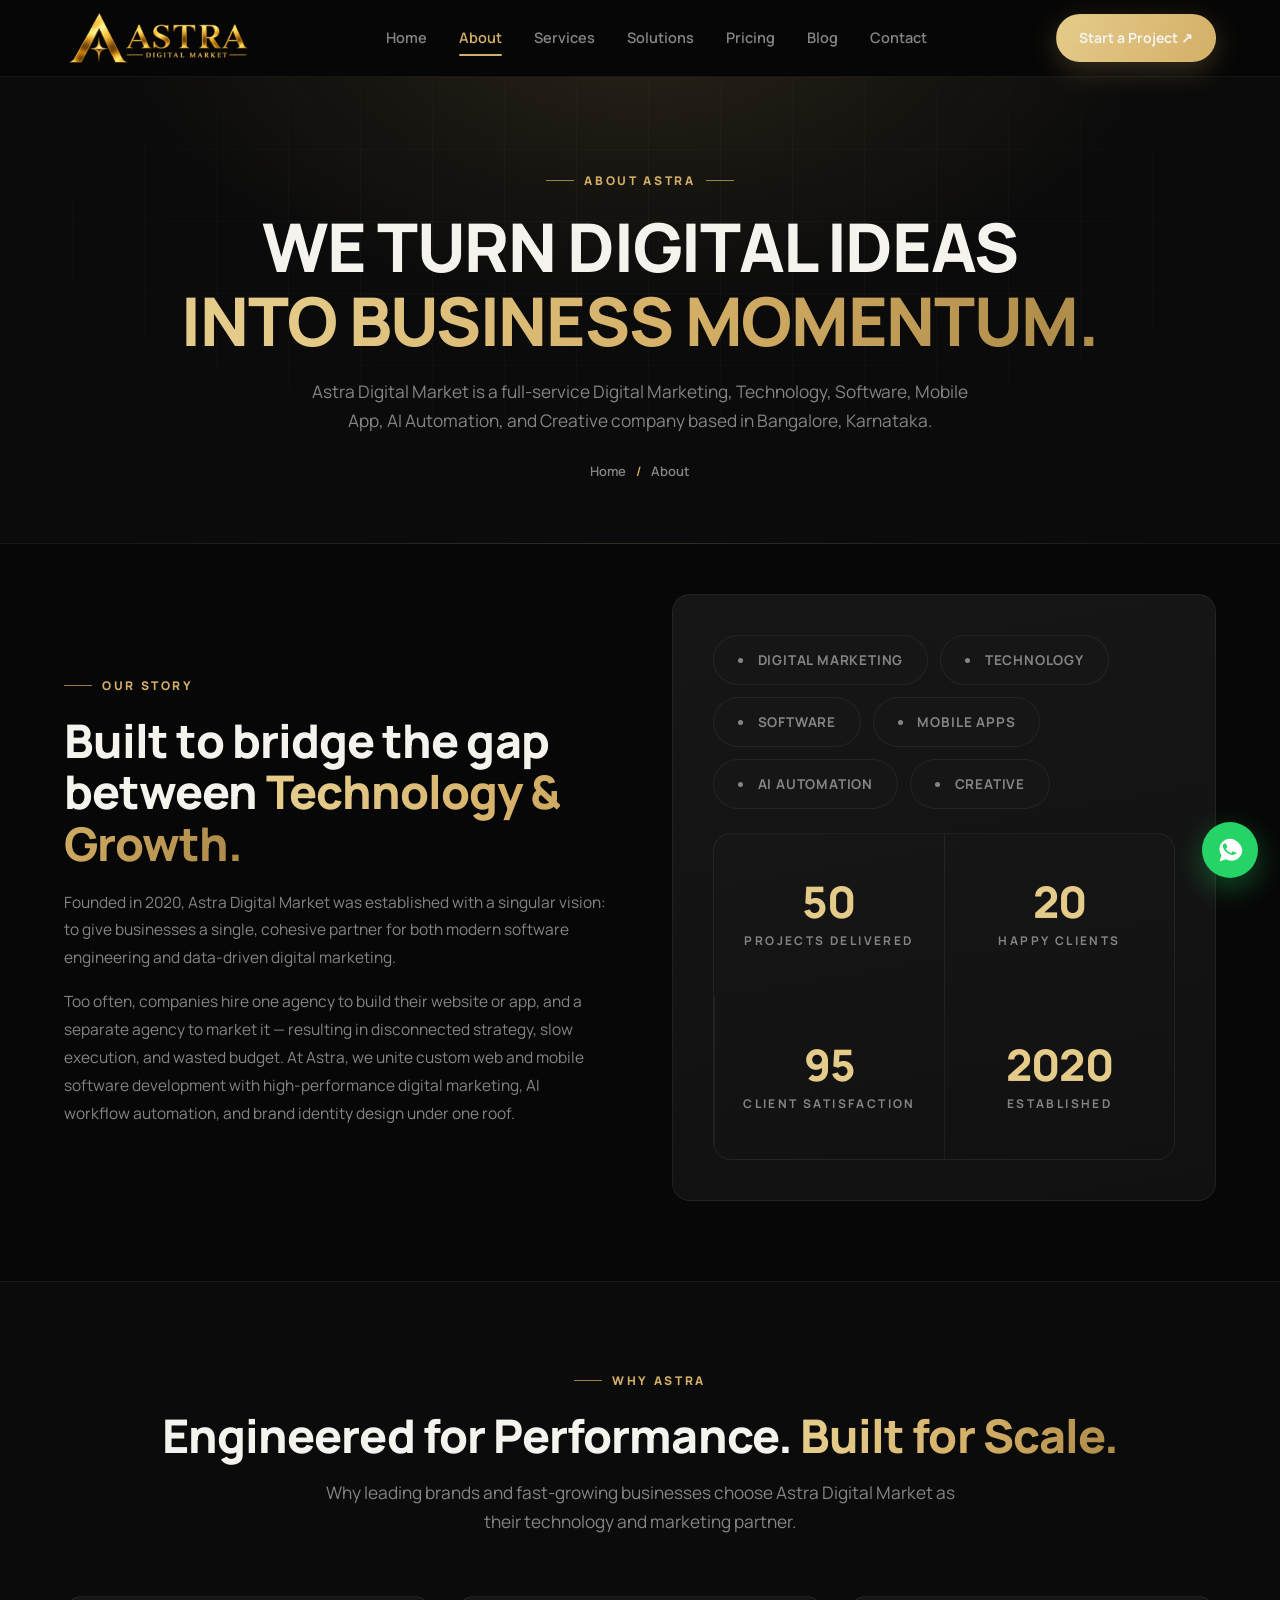
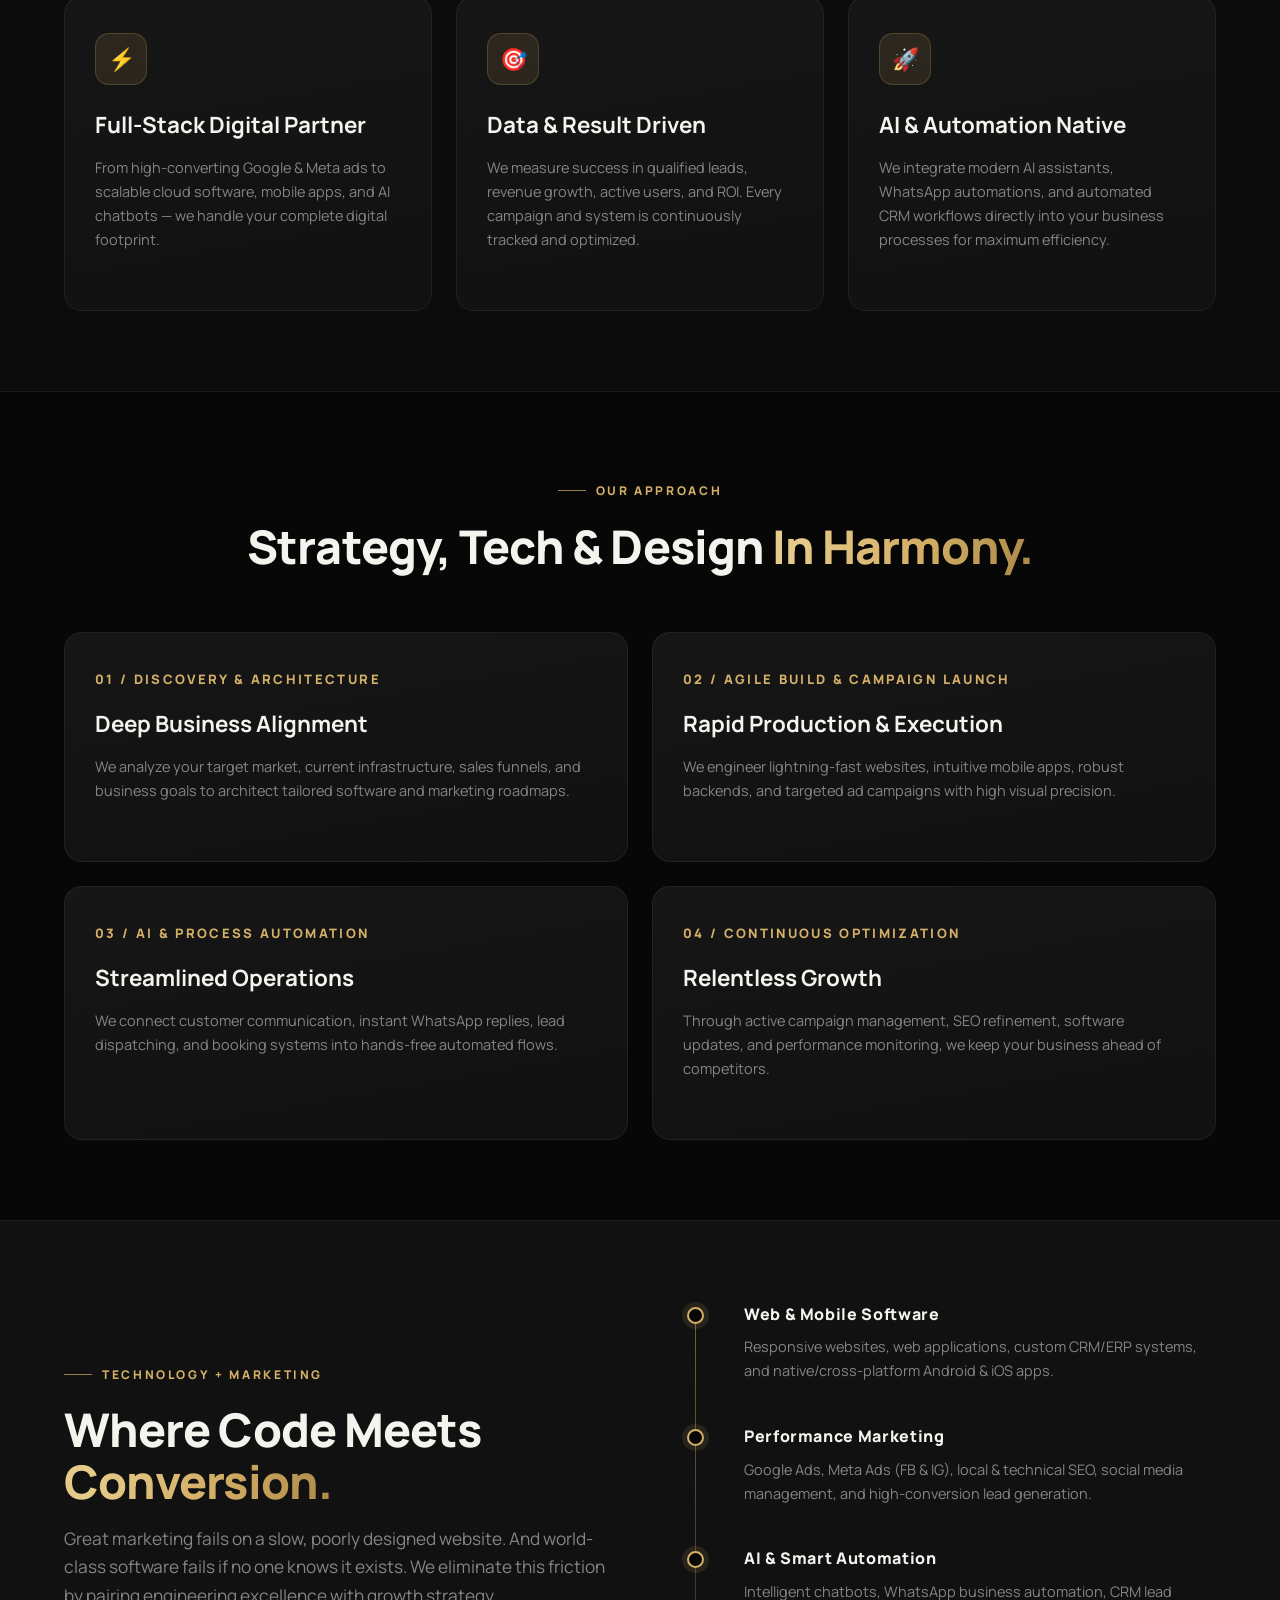
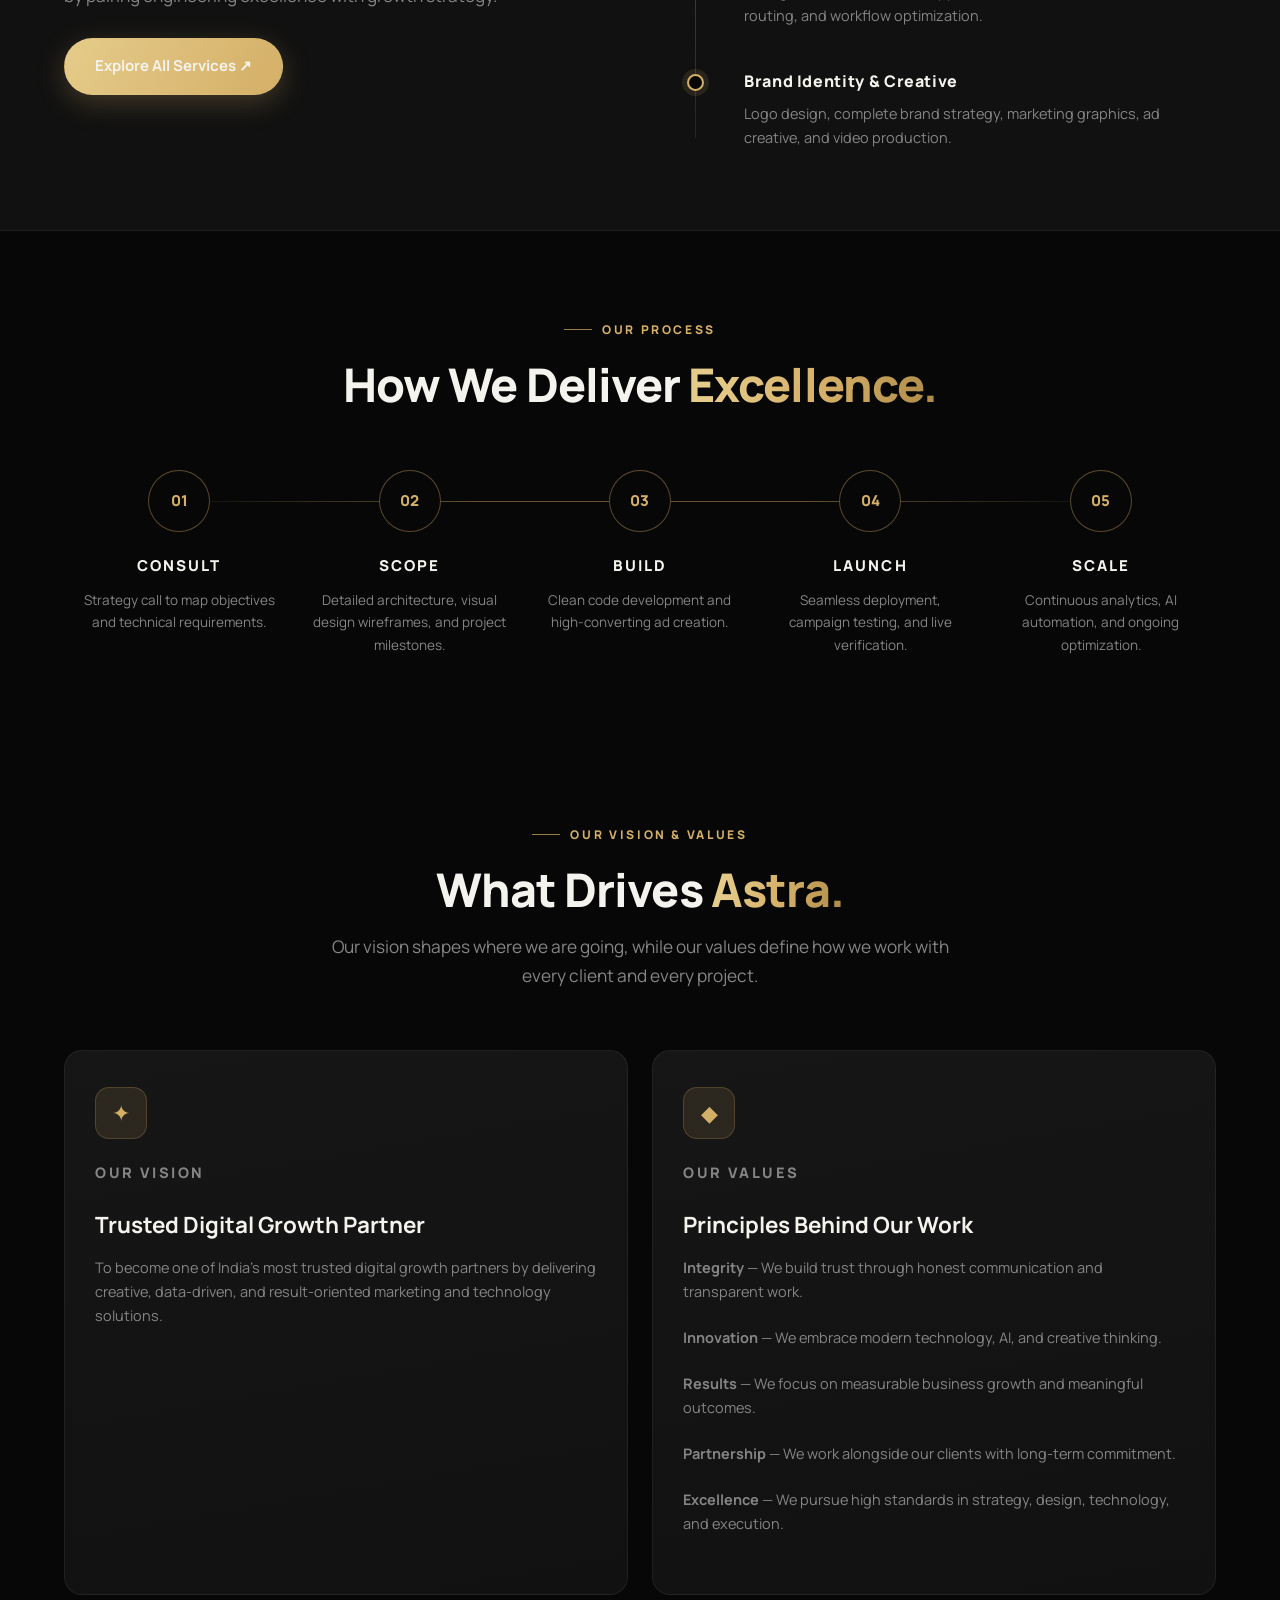
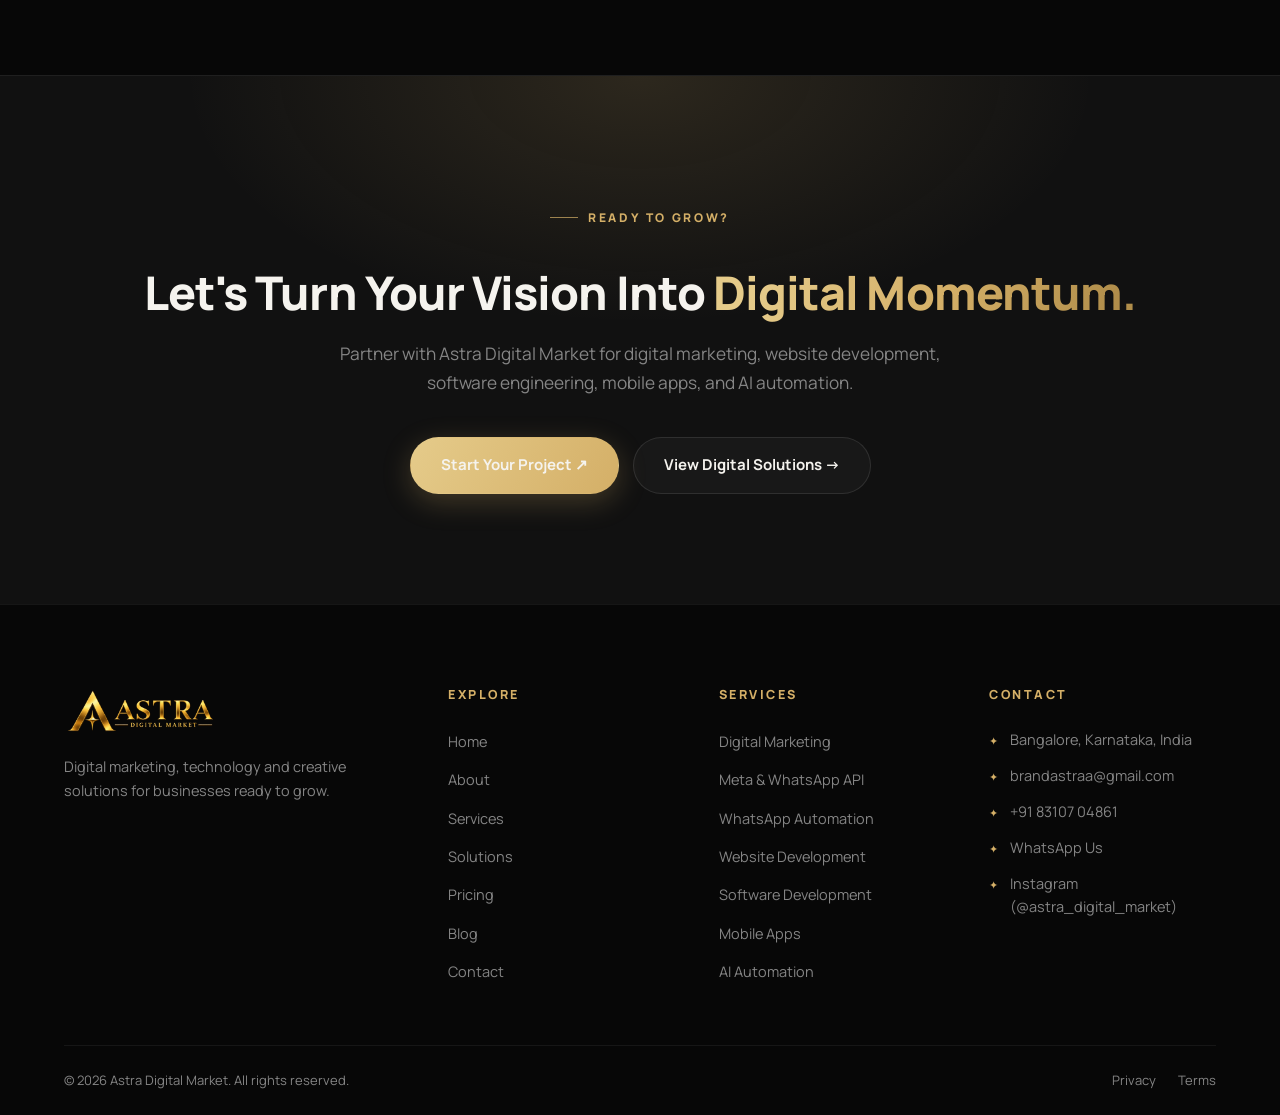
<file: about.html>
<!DOCTYPE html>
<html lang="en">
<head>
  <meta charset="utf-8">
  <meta name="viewport" content="width=device-width, initial-scale=1.0">
  <title>About Us | Astra Digital Market — Digital Marketing, Software & Technology Agency Bangalore</title>
  <meta name="description" content="Learn about Astra Digital Market — a trusted digital marketing, website development, software engineering, mobile apps and AI automation company in Bangalore, Karnataka.">
  <meta name="keywords" content="about Astra Digital Market, digital agency Bangalore, web development company Bangalore, software agency Karnataka, AI automation agency India">
  <meta name="author" content="Astra Digital Market">
  <meta name="robots" content="index, follow">
  <link rel="canonical" href="https://www.astradigitalmarket.in/about.html">

  <!-- Open Graph -->
  <meta property="og:type" content="website">
  <meta property="og:site_name" content="Astra Digital Market">
  <meta property="og:title" content="About Us | Astra Digital Market — Digital Marketing & Technology Agency">
  <meta property="og:description" content="We turn digital ideas into business momentum. Digital marketing, website development, custom software, mobile apps & AI automation — one digital partner.">
  <meta property="og:url" content="https://www.astradigitalmarket.in/about.html">
  <meta property="og:image" content="https://www.astradigitalmarket.in/img/astra-logo-new.png">
  <meta property="og:locale" content="en_IN">

  <!-- Twitter -->
  <meta name="twitter:card" content="summary_large_image">
  <meta name="twitter:title" content="About Us | Astra Digital Market">
  <meta name="twitter:description" content="Digital marketing, website development, custom software, mobile apps & AI automation company in Bangalore, Karnataka.">
  <meta name="twitter:image" content="https://www.astradigitalmarket.in/img/astra-logo-new.png">

  <meta name="geo.region" content="IN-KA">
  <meta name="geo.placename" content="Bangalore, Karnataka, India">

  <link rel="icon" type="image/png" href="img/astra-logo-new.png">
  <link rel="apple-touch-icon" href="img/astra-logo-new.png">

  <!-- Schema.org JSON-LD -->
  <script type="application/ld+json">
  {
    "@context": "https://schema.org",
    "@type": "AboutPage",
    "name": "About Astra Digital Market",
    "url": "https://www.astradigitalmarket.in/about.html",
    "description": "Astra Digital Market is a digital marketing and technology agency founded in 2020 in Bangalore, Karnataka. We specialize in digital marketing, website development, custom software, mobile app development, AI automation and branding.",
    "publisher": {
      "@type": "Organization",
      "name": "Astra Digital Market",
      "url": "https://www.astradigitalmarket.in",
      "logo": "https://www.astradigitalmarket.in/img/astra-logo-new.png",
      "foundingDate": "2020",
      "address": {
        "@type": "PostalAddress",
        "addressLocality": "Bangalore",
        "addressRegion": "Karnataka",
        "postalCode": "563114",
        "addressCountry": "IN"
      }
    }
  }
  </script>

  <link rel="preconnect" href="https://fonts.googleapis.com">
  <link rel="preconnect" href="https://fonts.gstatic.com" crossorigin>
  <link href="https://fonts.googleapis.com/css2?family=Manrope:wght@400;500;600;700;800&display=swap" rel="stylesheet">
  <link href="css/astra-ui.css" rel="stylesheet">
</head>
<body class="ap-page">

  <!-- ================= GLOBAL HEADER ================= -->
  <header class="ap-nav">
    <div class="ap-container ap-nav-inner">
      <a href="index.html" class="ap-logo" aria-label="Astra Digital Market — Home">
        <img src="img/astra-logo-new.png" alt="Astra Digital Market logo" width="180" height="52">
      </a>
      <nav class="ap-menu" aria-label="Primary">
        <a href="index.html">Home</a>
        <a href="about.html" class="ap-active" aria-current="page">About</a>
        <a href="service.html">Services</a>
        <a href="solutions.html">Solutions</a>
        <a href="pricing.html">Pricing</a>
        <a href="blog.html">Blog</a>
        <a href="contact.html">Contact</a>
      </nav>
      <div class="ap-nav-cta">
        <a href="contact.html" class="ap-btn ap-btn-gold ap-btn-sm">Start a Project ↗</a>
        <button class="ap-burger" aria-expanded="false" aria-controls="auMobile" aria-label="Open menu">
          <span></span><span></span><span></span>
        </button>
      </div>
    </div>
    <nav class="ap-mobile" id="auMobile" aria-label="Mobile">
      <a href="index.html">Home</a>
      <a href="about.html" class="ap-active" aria-current="page">About</a>
      <a href="service.html">Services</a>
      <a href="solutions.html">Solutions</a>
      <a href="pricing.html">Pricing</a>
      <a href="blog.html">Blog</a>
      <a href="contact.html">Contact</a>
      <a href="contact.html" class="ap-btn ap-btn-gold">Start a Project ↗</a>
    </nav>
  </header>

  <main>
    <!-- ================= PAGE HERO ================= -->
    <section class="ap-pagehero">
      <div class="ap-hero-grid-bg" aria-hidden="true"></div>
      <div class="ap-container">
        <p class="ap-eyebrow ap-reveal">ABOUT ASTRA</p>
        <h1 class="ap-h1 ap-reveal ap-d1">WE TURN DIGITAL IDEAS<br><span class="ap-gold">INTO BUSINESS MOMENTUM.</span></h1>
        <p class="ap-lead ap-reveal ap-d2">Astra Digital Market is a full-service Digital Marketing, Technology, Software, Mobile App, AI Automation, and Creative company based in Bangalore, Karnataka.</p>
        <nav class="ap-breadcrumb ap-reveal ap-d3" aria-label="Breadcrumb">
          <a href="index.html">Home</a><span class="sep">/</span><span aria-current="page">About</span>
        </nav>
      </div>
    </section>

    <!-- ================= 1. OUR STORY ================= -->
    <section class="ap-section" style="padding-top:50px;">
      <div class="ap-container">
        <div class="ap-split">
          <div>
            <p class="ap-eyebrow ap-reveal">OUR STORY</p>
            <h2 class="ap-h2 ap-reveal ap-d1">Built to bridge the gap between <span class="ap-gold">Technology & Growth.</span></h2>
            <p class="ap-lead ap-reveal ap-d2" style="margin-top:20px; font-size:15.5px; line-height:1.8;">
              Founded in 2020, Astra Digital Market was established with a singular vision: to give businesses a single, cohesive partner for both modern software engineering and data-driven digital marketing.
            </p>
            <p class="ap-lead ap-reveal ap-d3" style="margin-top:16px; font-size:15.5px; line-height:1.8;">
              Too often, companies hire one agency to build their website or app, and a separate agency to market it — resulting in disconnected strategy, slow execution, and wasted budget. At Astra, we unite custom web and mobile software development with high-performance digital marketing, AI workflow automation, and brand identity design under one roof.
            </p>
          </div>
          <div class="ap-card ap-reveal ap-d2" style="padding:40px;">
            <div class="ap-chips" style="margin-bottom:24px;">
              <li>Digital Marketing</li>
              <li>Technology</li>
              <li>Software</li>
              <li>Mobile Apps</li>
              <li>AI Automation</li>
              <li>Creative</li>
            </div>
            <div class="ap-stats-strip" style="grid-template-columns: repeat(2,1fr);">
              <div class="ap-stat">
                <b data-count="50">50+</b>
                <span>Projects Delivered</span>
              </div>
              <div class="ap-stat">
                <b data-count="20">20+</b>
                <span>Happy Clients</span>
              </div>
              <div class="ap-stat">
                <b data-count="95">95%</b>
                <span>Client Satisfaction</span>
              </div>
              <div class="ap-stat">
                <b>2020</b>
                <span>Established</span>
              </div>
            </div>
          </div>
        </div>
      </div>
    </section>

    <!-- ================= 2. WHY ASTRA ================= -->
    <section class="ap-section" style="background:var(--astra-bg-2); border-block:1px solid var(--astra-border-soft)">
      <div class="ap-container">
        <div class="ap-sec-head ap-center">
          <p class="ap-eyebrow ap-reveal">WHY ASTRA</p>
          <h2 class="ap-h2 ap-reveal ap-d1">Engineered for Performance. <span class="ap-gold">Built for Scale.</span></h2>
          <p class="ap-lead ap-reveal ap-d2">Why leading brands and fast-growing businesses choose Astra Digital Market as their technology and marketing partner.</p>
        </div>
        <div class="ap-grid-3">
          <article class="ap-card ap-reveal">
            <div class="ap-card-ico" aria-hidden="true">⚡</div>
            <h3 class="ap-h3">Full-Stack Digital Partner</h3>
            <p>From high-converting Google & Meta ads to scalable cloud software, mobile apps, and AI chatbots — we handle your complete digital footprint.</p>
          </article>
          <article class="ap-card ap-reveal ap-d1">
            <div class="ap-card-ico" aria-hidden="true">🎯</div>
            <h3 class="ap-h3">Data & Result Driven</h3>
            <p>We measure success in qualified leads, revenue growth, active users, and ROI. Every campaign and system is continuously tracked and optimized.</p>
          </article>
          <article class="ap-card ap-reveal ap-d2">
            <div class="ap-card-ico" aria-hidden="true">🚀</div>
            <h3 class="ap-h3">AI & Automation Native</h3>
            <p>We integrate modern AI assistants, WhatsApp automations, and automated CRM workflows directly into your business processes for maximum efficiency.</p>
          </article>
        </div>
      </div>
    </section>

    <!-- ================= 3. OUR APPROACH ================= -->
    <section class="ap-section">
      <div class="ap-container">
        <div class="ap-sec-head ap-center">
          <p class="ap-eyebrow ap-reveal">OUR APPROACH</p>
          <h2 class="ap-h2 ap-reveal ap-d1">Strategy, Tech &amp; Design <span class="ap-gold">In Harmony.</span></h2>
        </div>
        <div class="ap-grid-2">
          <div class="ap-card ap-reveal">
            <span class="ap-card-num">01 / DISCOVERY &amp; ARCHITECTURE</span>
            <h3 class="ap-h3" style="margin-top:8px;">Deep Business Alignment</h3>
            <p>We analyze your target market, current infrastructure, sales funnels, and business goals to architect tailored software and marketing roadmaps.</p>
          </div>
          <div class="ap-card ap-reveal ap-d1">
            <span class="ap-card-num">02 / AGILE BUILD &amp; CAMPAIGN LAUNCH</span>
            <h3 class="ap-h3" style="margin-top:8px;">Rapid Production &amp; Execution</h3>
            <p>We engineer lightning-fast websites, intuitive mobile apps, robust backends, and targeted ad campaigns with high visual precision.</p>
          </div>
          <div class="ap-card ap-reveal ap-d2">
            <span class="ap-card-num">03 / AI &amp; PROCESS AUTOMATION</span>
            <h3 class="ap-h3" style="margin-top:8px;">Streamlined Operations</h3>
            <p>We connect customer communication, instant WhatsApp replies, lead dispatching, and booking systems into hands-free automated flows.</p>
          </div>
          <div class="ap-card ap-reveal ap-d3">
            <span class="ap-card-num">04 / CONTINUOUS OPTIMIZATION</span>
            <h3 class="ap-h3" style="margin-top:8px;">Relentless Growth</h3>
            <p>Through active campaign management, SEO refinement, software updates, and performance monitoring, we keep your business ahead of competitors.</p>
          </div>
        </div>
      </div>
    </section>

    <!-- ================= 4. TECHNOLOGY + MARKETING ================= -->
    <section class="ap-section" style="background:var(--astra-surface); border-block:1px solid var(--astra-border-soft)">
      <div class="ap-container">
        <div class="ap-split">
          <div>
            <p class="ap-eyebrow ap-reveal">TECHNOLOGY + MARKETING</p>
            <h2 class="ap-h2 ap-reveal ap-d1">Where Code Meets <span class="ap-gold">Conversion.</span></h2>
            <p class="ap-lead ap-reveal ap-d2" style="margin-top:18px;">Great marketing fails on a slow, poorly designed website. And world-class software fails if no one knows it exists. We eliminate this friction by pairing engineering excellence with growth strategy.</p>
            <div style="margin-top:28px;" class="ap-reveal ap-d3">
              <a href="service.html" class="ap-btn ap-btn-gold">Explore All Services ↗</a>
            </div>
          </div>
          <div class="ap-timeline ap-reveal ap-d2">
            <div class="ap-tl-item">
              <h3>Web &amp; Mobile Software</h3>
              <p>Responsive websites, web applications, custom CRM/ERP systems, and native/cross-platform Android &amp; iOS apps.</p>
            </div>
            <div class="ap-tl-item">
              <h3>Performance Marketing</h3>
              <p>Google Ads, Meta Ads (FB &amp; IG), local &amp; technical SEO, social media management, and high-conversion lead generation.</p>
            </div>
            <div class="ap-tl-item">
              <h3>AI &amp; Smart Automation</h3>
              <p>Intelligent chatbots, WhatsApp business automation, CRM lead routing, and workflow optimization.</p>
            </div>
            <div class="ap-tl-item">
              <h3>Brand Identity &amp; Creative</h3>
              <p>Logo design, complete brand strategy, marketing graphics, ad creative, and video production.</p>
            </div>
          </div>
        </div>
      </div>
    </section>

    <!-- ================= 5. OUR PROCESS ================= -->
    <section class="ap-section">
      <div class="ap-container">
        <div class="ap-sec-head ap-center">
          <p class="ap-eyebrow ap-reveal">OUR PROCESS</p>
          <h2 class="ap-h2 ap-reveal ap-d1">How We Deliver <span class="ap-gold">Excellence.</span></h2>
        </div>
        <div class="ap-steps">
          <div class="ap-step ap-reveal">
            <div class="ap-step-dot">01</div>
            <h3>CONSULT</h3>
            <p>Strategy call to map objectives and technical requirements.</p>
          </div>
          <div class="ap-step ap-reveal ap-d1">
            <div class="ap-step-dot">02</div>
            <h3>SCOPE</h3>
            <p>Detailed architecture, visual design wireframes, and project milestones.</p>
          </div>
          <div class="ap-step ap-reveal ap-d2">
            <div class="ap-step-dot">03</div>
            <h3>BUILD</h3>
            <p>Clean code development and high-converting ad creation.</p>
          </div>
          <div class="ap-step ap-reveal ap-d3">
            <div class="ap-step-dot">04</div>
            <h3>LAUNCH</h3>
            <p>Seamless deployment, campaign testing, and live verification.</p>
          </div>
          <div class="ap-step ap-reveal ap-d4">
            <div class="ap-step-dot">05</div>
            <h3>SCALE</h3>
            <p>Continuous analytics, AI automation, and ongoing optimization.</p>
          </div>
        </div>
      </div>
    </section>

    <!-- ================= 6. FINAL CTA ================= -->
    <section class="ap-final">
      <div class="ap-container">
        <p class="ap-eyebrow ap-reveal">READY TO GROW?</p>
        <h2 class="ap-h2 ap-reveal ap-d1">Let's Turn Your Vision Into <span class="ap-gold">Digital Momentum.</span></h2>
        <p class="ap-lead ap-reveal ap-d2">Partner with Astra Digital Market for digital marketing, website development, software engineering, mobile apps, and AI automation.</p>
        <div class="ap-btn-row ap-reveal ap-d3">
          <a href="contact.html" class="ap-btn ap-btn-gold">Start Your Project ↗</a>
          <a href="solutions.html" class="ap-btn ap-btn-ghost">View Digital Solutions →</a>
        </div>
      </div>
    </section>
  </main>

  <!-- ================= GLOBAL FOOTER ================= -->
  <footer class="ap-footer">
    <div class="ap-container">
      <div class="ap-footer-grid">
        <div class="ap-footer-brand">
          <img src="img/astra-logo-new.png" alt="Astra Digital Market logo" loading="lazy" width="180" height="52">
          <p>Digital marketing, technology and creative solutions for businesses ready to grow.</p>
        </div>
        <nav aria-label="Footer navigation">
          <h4>EXPLORE</h4>
          <ul>
            <li><a href="index.html">Home</a></li>
            <li><a href="about.html">About</a></li>
            <li><a href="service.html">Services</a></li>
            <li><a href="solutions.html">Solutions</a></li>
            <li><a href="pricing.html">Pricing</a></li>
            <li><a href="blog.html">Blog</a></li>
            <li><a href="contact.html">Contact</a></li>
          </ul>
        </nav>
        <nav aria-label="Footer services">
          <h4>SERVICES</h4>
          <ul>
            <li><a href="service.html">Digital Marketing</a></li>
            <li><a href="meta-whatsapp.html">Meta &amp; WhatsApp API</a></li>
            <li><a href="meta-whatsapp.html">WhatsApp Automation</a></li>
            <li><a href="service.html">Website Development</a></li>
            <li><a href="service.html">Software Development</a></li>
            <li><a href="service.html">Mobile Apps</a></li>
            <li><a href="service.html">AI Automation</a></li>
          </ul>
        </nav>
        <div>
          <h4>CONTACT</h4>
          <ul class="ap-footer-contact">
            <li>Bangalore, Karnataka, India</li>
            <li><a href="mailto:brandastraa@gmail.com">brandastraa@gmail.com</a></li>
            <li><a href="tel:+918310704861">+91 83107 04861</a></li>
            <li><a href="https://wa.me/918310704861" target="_blank" rel="noopener">WhatsApp Us</a></li>
              <li><a href="https://www.instagram.com/astra_digital_market/" target="_blank" rel="noopener noreferrer">Instagram (@astra_digital_market)</a></li>
          </ul>
        </div>
      </div>
      <div class="ap-footer-bottom">
        <span>© <span id="auYear">2026</span> Astra Digital Market. All rights reserved.</span>
        <nav aria-label="Legal">
          <a href="privacy.html">Privacy</a>
          <a href="terms.html">Terms</a>
        </nav>
      </div>
    </div>
  </footer>

  <!-- WhatsApp Float -->
  <a class="ap-wa" href="https://wa.me/918310704861" target="_blank" rel="noopener" aria-label="Chat with Astra Digital Market on WhatsApp">
    <svg viewBox="0 0 32 32" aria-hidden="true"><path d="M16 3C9.4 3 4 8.3 4 14.9c0 2.6.8 5 2.3 7L4 29l7.3-2.3c1.9 1 4 1.6 6.2 1.6h.5c6.6 0 12-5.3 12-11.9S22.6 3 16 3zm5.9 16.9c-.3.8-1.7 1.6-2.4 1.7-.6.1-1.4.1-2.2-.1-.5-.2-1.2-.4-2-.8-3.5-1.5-5.8-5-6-5.3-.2-.2-1.4-1.9-1.4-3.6 0-1.7.9-2.5 1.2-2.9.3-.3.7-.4 1-.4h.7c.2 0 .5-.1.8.6.3.8 1 2.6 1.1 2.8.1.2.2.4 0 .7-.1.3-.2.4-.4.7l-.6.7c-.2.2-.4.4-.2.8.2.4 1 1.7 2.2 2.7 1.5 1.4 2.8 1.8 3.2 2 .4.2.6.2.9-.1.2-.3 1-1.2 1.3-1.6.3-.4.5-.3.9-.2.4.1 2.3 1.1 2.7 1.3.4.2.6.3.7.5.1.2.1 1-.2 1.9z"/></svg>
  </a>

  <script src="js/astra-ui.js" defer></script>
</body>
</html>
</file>
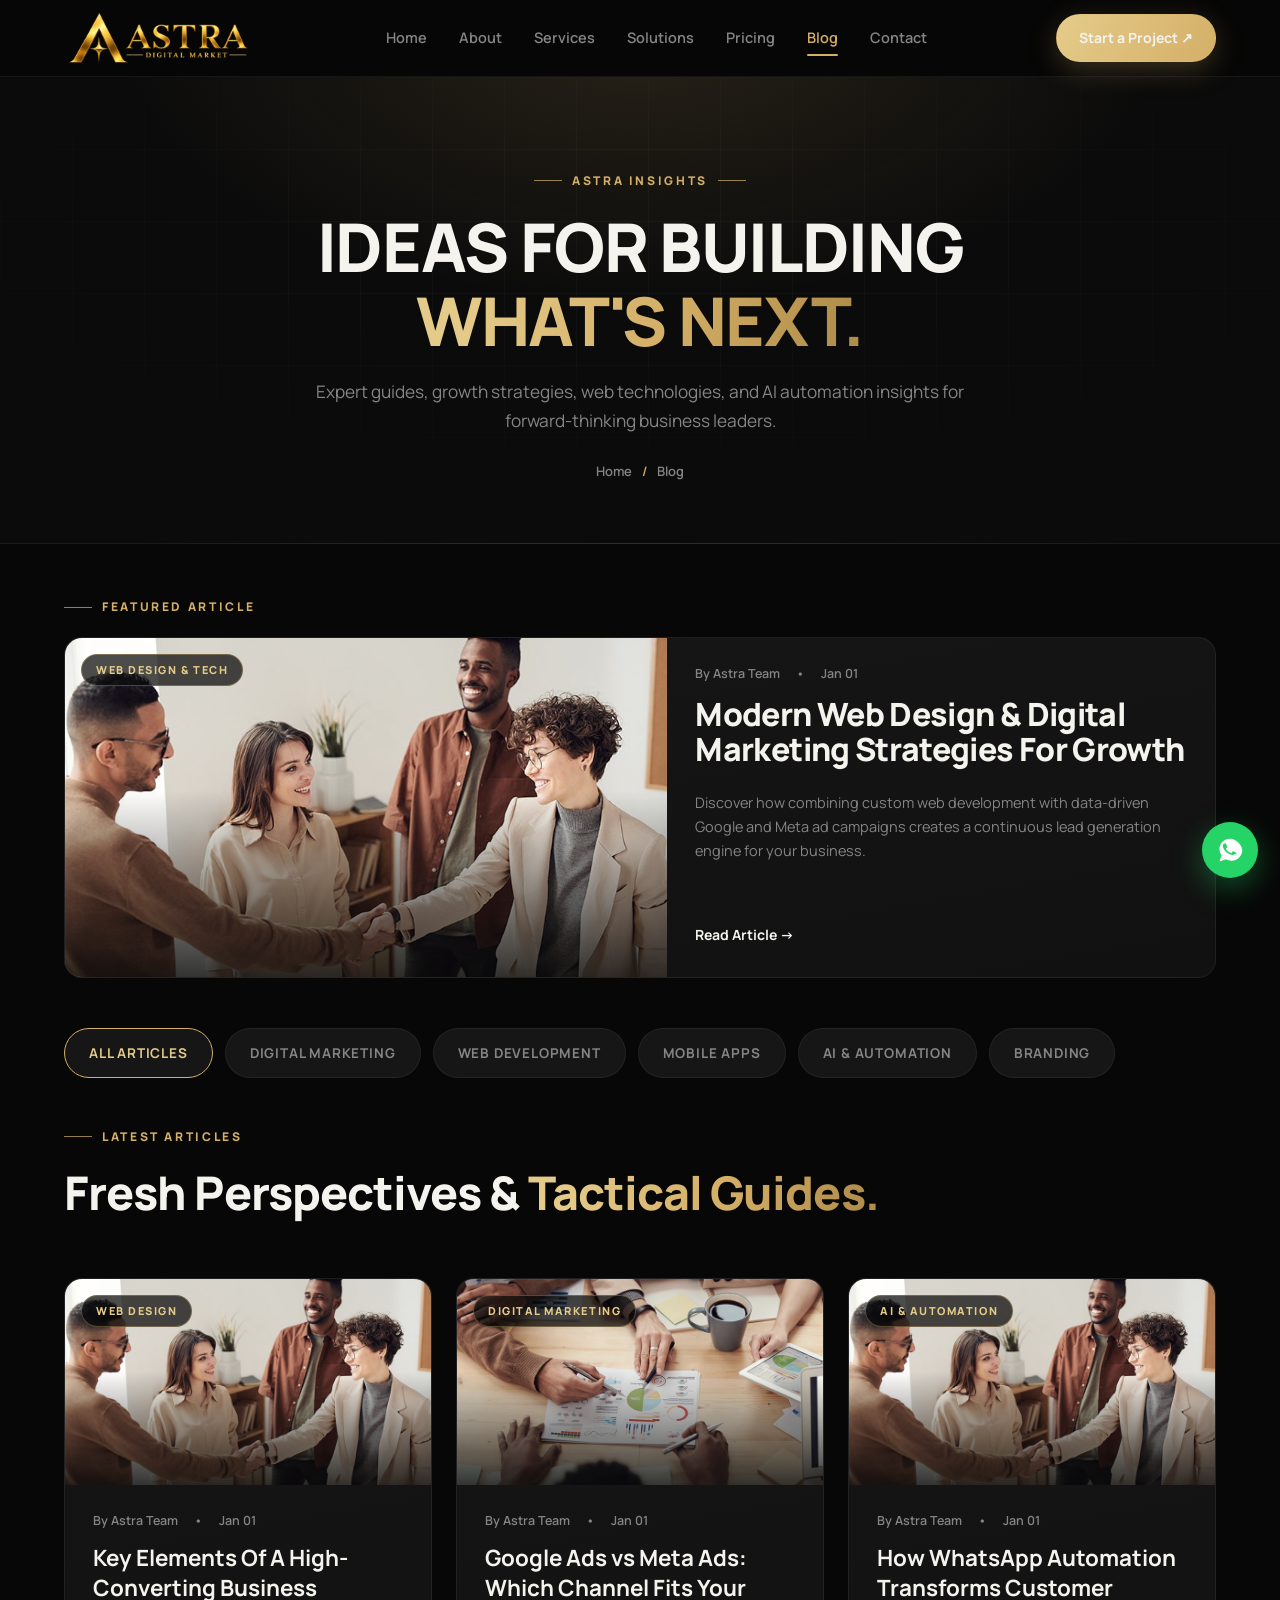
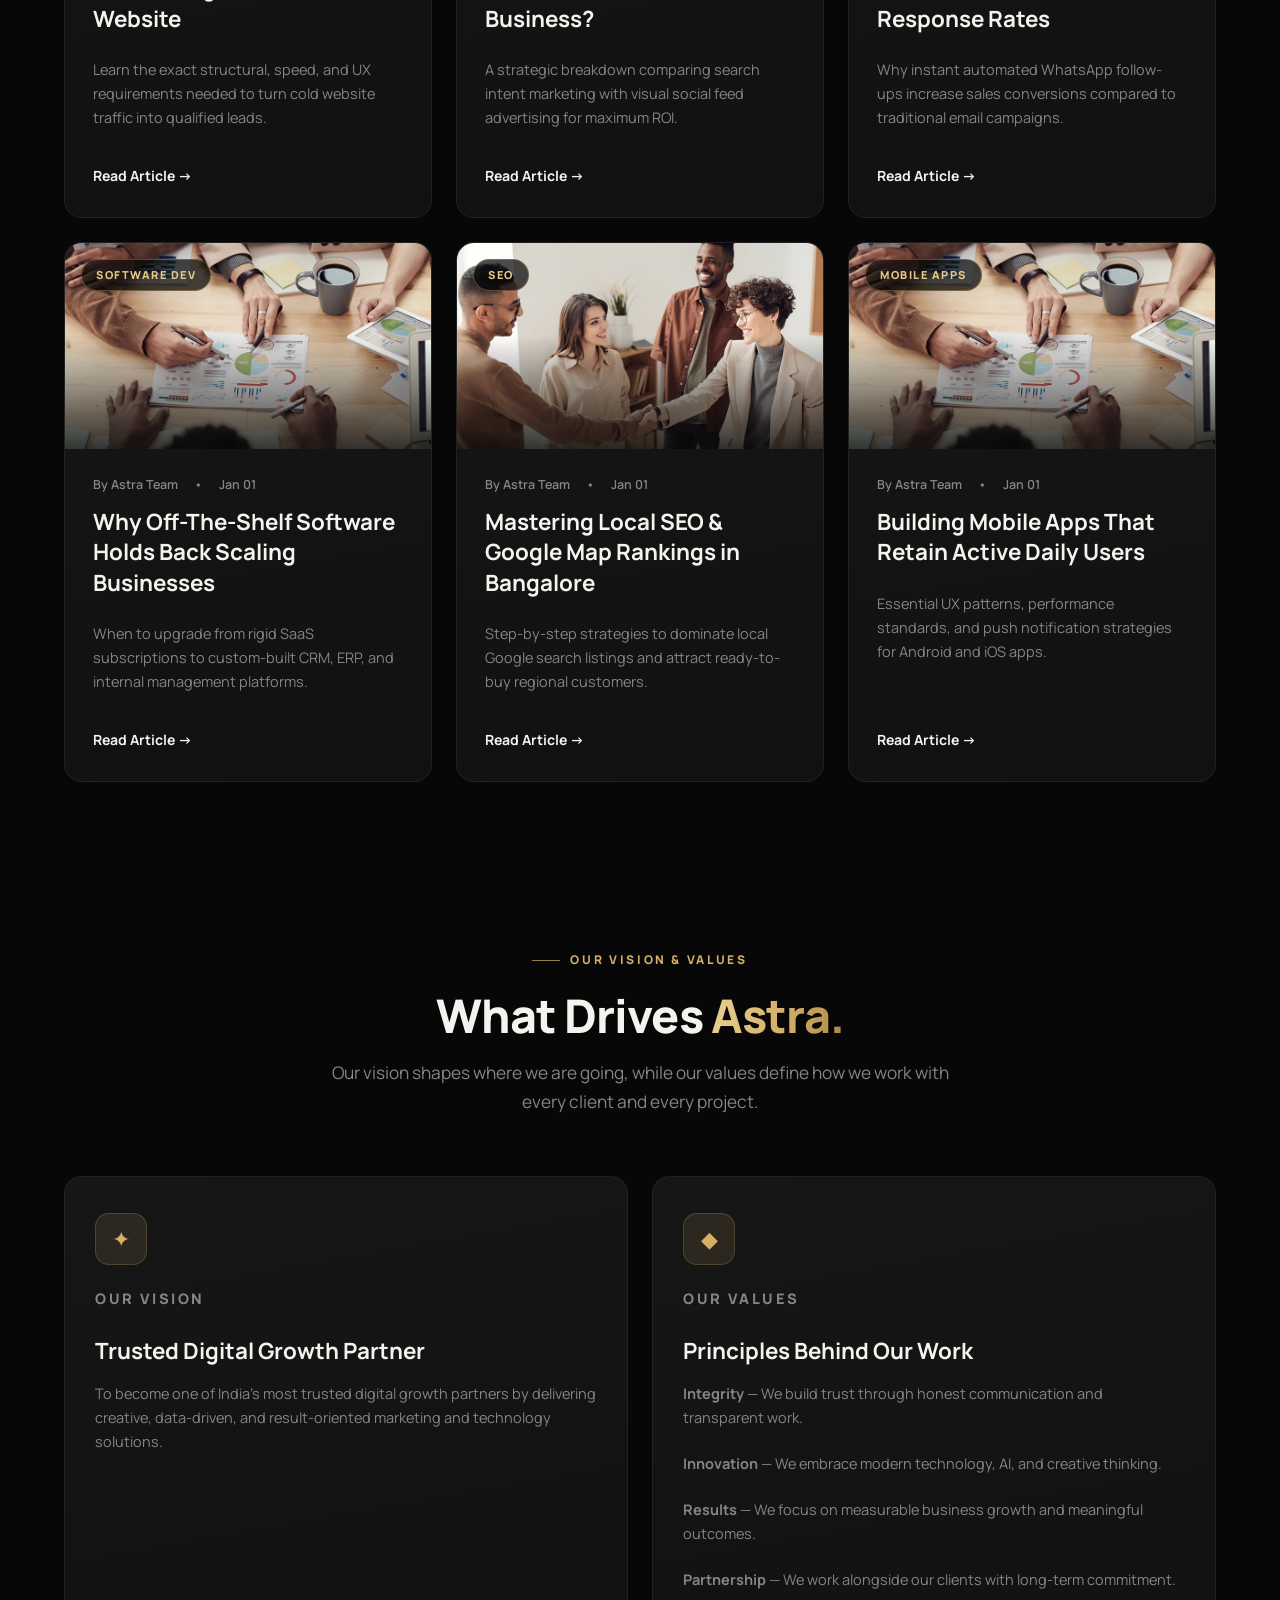
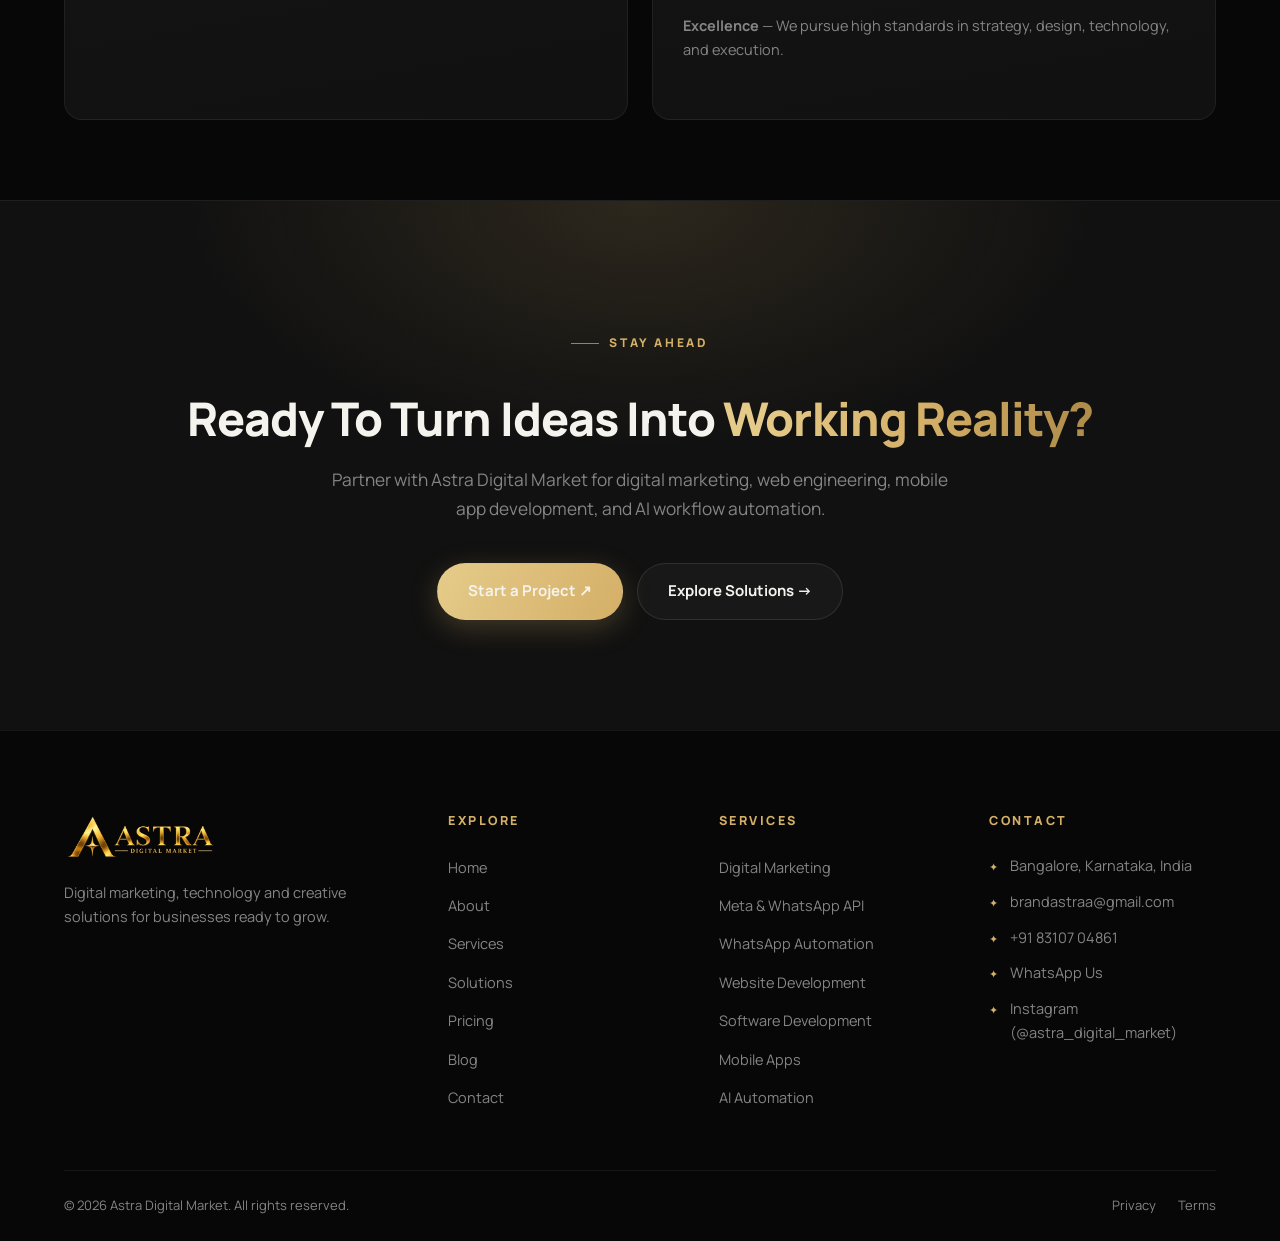
<file: blog.html>
<!DOCTYPE html>
<html lang="en">
<head>
  <meta charset="utf-8">
  <meta name="viewport" content="width=device-width, initial-scale=1.0">
  <title>Astra Insights | Digital Marketing, Software & Technology Blog</title>
  <meta name="description" content="Read latest digital marketing strategies, web development trends, software architecture insights, mobile app development, and AI automation guides from Astra Digital Market.">
  <meta name="keywords" content="digital marketing blog Bangalore, software development articles, web development trends, AI automation guides, Astra Digital Market blog">
  <meta name="author" content="Astra Digital Market">
  <meta name="robots" content="index, follow">
  <link rel="canonical" href="https://www.astradigitalmarket.in/blog.html">

  <!-- Open Graph -->
  <meta property="og:type" content="website">
  <meta property="og:site_name" content="Astra Digital Market">
  <meta property="og:title" content="Astra Insights | Ideas for Building What's Next">
  <meta property="og:description" content="Digital marketing strategies, software development guides, and AI automation insights for business growth.">
  <meta property="og:url" content="https://www.astradigitalmarket.in/blog.html">
  <meta property="og:image" content="https://www.astradigitalmarket.in/img/astra-logo-new.png">
  <meta property="og:locale" content="en_IN">

  <!-- Twitter -->
  <meta name="twitter:card" content="summary_large_image">
  <meta name="twitter:title" content="Astra Insights | Digital Marketing & Tech Blog">
  <meta name="twitter:description" content="Ideas for building what's next in marketing, technology, mobile apps, and AI automation.">
  <meta name="twitter:image" content="https://www.astradigitalmarket.in/img/astra-logo-new.png">

  <meta name="geo.region" content="IN-KA">
  <meta name="geo.placename" content="Bangalore, Karnataka, India">

  <link rel="icon" type="image/png" href="img/astra-logo-new.png">
  <link rel="apple-touch-icon" href="img/astra-logo-new.png">

  <link rel="preconnect" href="https://fonts.googleapis.com">
  <link rel="preconnect" href="https://fonts.gstatic.com" crossorigin>
  <link href="https://fonts.googleapis.com/css2?family=Manrope:wght@400;500;600;700;800&display=swap" rel="stylesheet">
  <link href="css/astra-ui.css" rel="stylesheet">
</head>
<body class="ap-page">

  <!-- ================= GLOBAL HEADER ================= -->
  <header class="ap-nav">
    <div class="ap-container ap-nav-inner">
      <a href="index.html" class="ap-logo" aria-label="Astra Digital Market — Home">
        <img src="img/astra-logo-new.png" alt="Astra Digital Market logo" width="180" height="52">
      </a>
      <nav class="ap-menu" aria-label="Primary">
        <a href="index.html">Home</a>
        <a href="about.html">About</a>
        <a href="service.html">Services</a>
        <a href="solutions.html">Solutions</a>
        <a href="pricing.html">Pricing</a>
        <a href="blog.html" class="ap-active" aria-current="page">Blog</a>
        <a href="contact.html">Contact</a>
      </nav>
      <div class="ap-nav-cta">
        <a href="contact.html" class="ap-btn ap-btn-gold ap-btn-sm">Start a Project ↗</a>
        <button class="ap-burger" aria-expanded="false" aria-controls="auMobile" aria-label="Open menu">
          <span></span><span></span><span></span>
        </button>
      </div>
    </div>
    <nav class="ap-mobile" id="auMobile" aria-label="Mobile">
      <a href="index.html">Home</a>
      <a href="about.html">About</a>
      <a href="service.html">Services</a>
      <a href="solutions.html">Solutions</a>
      <a href="pricing.html">Pricing</a>
      <a href="blog.html" class="ap-active" aria-current="page">Blog</a>
      <a href="contact.html">Contact</a>
      <a href="contact.html" class="ap-btn ap-btn-gold">Start a Project ↗</a>
    </nav>
  </header>

  <main>
    <!-- ================= PAGE HERO ================= -->
    <section class="ap-pagehero">
      <div class="ap-hero-grid-bg" aria-hidden="true"></div>
      <div class="ap-container">
        <p class="ap-eyebrow ap-reveal">ASTRA INSIGHTS</p>
        <h1 class="ap-h1 ap-reveal ap-d1">IDEAS FOR BUILDING<br><span class="ap-gold">WHAT'S NEXT.</span></h1>
        <p class="ap-lead ap-reveal ap-d2">Expert guides, growth strategies, web technologies, and AI automation insights for forward-thinking business leaders.</p>
        <nav class="ap-breadcrumb ap-reveal ap-d3" aria-label="Breadcrumb">
          <a href="index.html">Home</a><span class="sep">/</span><span aria-current="page">Blog</span>
        </nav>
      </div>
    </section>

    <!-- ================= BLOG GRID ================= -->
    <section class="ap-section" style="padding-top:45px;">
      <div class="ap-container">

        <!-- FEATURED ARTICLE -->
        <div style="margin-bottom: 50px;">
          <p class="ap-eyebrow ap-reveal">FEATURED ARTICLE</p>
          <article class="ap-card ap-blog-card ap-blog-featured ap-reveal ap-d1">
            <div class="ap-blog-media">
              <span class="ap-blog-cat">WEB DESIGN &amp; TECH</span>
              <img src="img/blog-1.jpg" alt="Web design & technology trends" loading="lazy">
            </div>
            <div class="ap-blog-body">
              <div class="ap-blog-meta">
                <span>By Astra Team</span>
                <span>•</span>
                <span>Jan 01</span>
              </div>
              <h2 class="ap-h2" style="font-size:clamp(1.5rem, 2.5vw, 2.1rem);">Modern Web Design &amp; Digital Marketing Strategies For Growth</h2>
              <p>Discover how combining custom web development with data-driven Google and Meta ad campaigns creates a continuous lead generation engine for your business.</p>
              <div style="margin-top:16px;">
                <a class="ap-textlink" href="single.html">Read Article →</a>
              </div>
            </div>
          </article>
        </div>

        <!-- CATEGORY CHIPS -->
        <div style="margin-bottom: 40px;" class="ap-reveal">
          <ul class="ap-chips">
            <li style="border-color:var(--astra-gold); color:var(--astra-gold-light);">All Articles</li>
            <li>Digital Marketing</li>
            <li>Web Development</li>
            <li>Mobile Apps</li>
            <li>AI &amp; Automation</li>
            <li>Branding</li>
          </ul>
        </div>

        <!-- LATEST ARTICLES GRID -->
        <div class="ap-sec-head">
          <p class="ap-eyebrow ap-reveal">LATEST ARTICLES</p>
          <h2 class="ap-h2 ap-reveal ap-d1">Fresh Perspectives &amp; <span class="ap-gold">Tactical Guides.</span></h2>
        </div>

        <div class="ap-grid-3">

          <!-- ARTICLE 1 -->
          <article class="ap-card ap-blog-card ap-reveal">
            <div class="ap-blog-media">
              <span class="ap-blog-cat">WEB DESIGN</span>
              <img src="img/blog-1.jpg" alt="Web design insights" loading="lazy">
            </div>
            <div class="ap-blog-body">
              <div class="ap-blog-meta">
                <span>By Astra Team</span>
                <span>•</span>
                <span>Jan 01</span>
              </div>
              <h3 class="ap-h3">Key Elements Of A High-Converting Business Website</h3>
              <p>Learn the exact structural, speed, and UX requirements needed to turn cold website traffic into qualified leads.</p>
              <a class="ap-textlink" href="single.html">Read Article →</a>
            </div>
          </article>

          <!-- ARTICLE 2 -->
          <article class="ap-card ap-blog-card ap-reveal ap-d1">
            <div class="ap-blog-media">
              <span class="ap-blog-cat">DIGITAL MARKETING</span>
              <img src="img/blog-2.jpg" alt="Digital marketing ads guide" loading="lazy">
            </div>
            <div class="ap-blog-body">
              <div class="ap-blog-meta">
                <span>By Astra Team</span>
                <span>•</span>
                <span>Jan 01</span>
              </div>
              <h3 class="ap-h3">Google Ads vs Meta Ads: Which Channel Fits Your Business?</h3>
              <p>A strategic breakdown comparing search intent marketing with visual social feed advertising for maximum ROI.</p>
              <a class="ap-textlink" href="single.html">Read Article →</a>
            </div>
          </article>

          <!-- ARTICLE 3 -->
          <article class="ap-card ap-blog-card ap-reveal ap-d2">
            <div class="ap-blog-media">
              <span class="ap-blog-cat">AI &amp; AUTOMATION</span>
              <img src="img/blog-1.jpg" alt="AI automation insights" loading="lazy">
            </div>
            <div class="ap-blog-body">
              <div class="ap-blog-meta">
                <span>By Astra Team</span>
                <span>•</span>
                <span>Jan 01</span>
              </div>
              <h3 class="ap-h3">How WhatsApp Automation Transforms Customer Response Rates</h3>
              <p>Why instant automated WhatsApp follow-ups increase sales conversions compared to traditional email campaigns.</p>
              <a class="ap-textlink" href="single.html">Read Article →</a>
            </div>
          </article>

          <!-- ARTICLE 4 -->
          <article class="ap-card ap-blog-card ap-reveal">
            <div class="ap-blog-media">
              <span class="ap-blog-cat">SOFTWARE DEV</span>
              <img src="img/blog-2.jpg" alt="Custom business software" loading="lazy">
            </div>
            <div class="ap-blog-body">
              <div class="ap-blog-meta">
                <span>By Astra Team</span>
                <span>•</span>
                <span>Jan 01</span>
              </div>
              <h3 class="ap-h3">Why Off-The-Shelf Software Holds Back Scaling Businesses</h3>
              <p>When to upgrade from rigid SaaS subscriptions to custom-built CRM, ERP, and internal management platforms.</p>
              <a class="ap-textlink" href="single.html">Read Article →</a>
            </div>
          </article>

          <!-- ARTICLE 5 -->
          <article class="ap-card ap-blog-card ap-reveal ap-d1">
            <div class="ap-blog-media">
              <span class="ap-blog-cat">SEO</span>
              <img src="img/blog-1.jpg" alt="Local SEO Bangalore" loading="lazy">
            </div>
            <div class="ap-blog-body">
              <div class="ap-blog-meta">
                <span>By Astra Team</span>
                <span>•</span>
                <span>Jan 01</span>
              </div>
              <h3 class="ap-h3">Mastering Local SEO &amp; Google Map Rankings in Bangalore</h3>
              <p>Step-by-step strategies to dominate local Google search listings and attract ready-to-buy regional customers.</p>
              <a class="ap-textlink" href="single.html">Read Article →</a>
            </div>
          </article>

          <!-- ARTICLE 6 -->
          <article class="ap-card ap-blog-card ap-reveal ap-d2">
            <div class="ap-blog-media">
              <span class="ap-blog-cat">MOBILE APPS</span>
              <img src="img/blog-2.jpg" alt="Android and iOS app development" loading="lazy">
            </div>
            <div class="ap-blog-body">
              <div class="ap-blog-meta">
                <span>By Astra Team</span>
                <span>•</span>
                <span>Jan 01</span>
              </div>
              <h3 class="ap-h3">Building Mobile Apps That Retain Active Daily Users</h3>
              <p>Essential UX patterns, performance standards, and push notification strategies for Android and iOS apps.</p>
              <a class="ap-textlink" href="single.html">Read Article →</a>
            </div>
          </article>

        </div>
      </div>
    </section>

    <!-- ================= FINAL CTA ================= -->
    <section class="ap-final">
      <div class="ap-container">
        <p class="ap-eyebrow ap-reveal">STAY AHEAD</p>
        <h2 class="ap-h2 ap-reveal ap-d1">Ready To Turn Ideas Into <span class="ap-gold">Working Reality?</span></h2>
        <p class="ap-lead ap-reveal ap-d2">Partner with Astra Digital Market for digital marketing, web engineering, mobile app development, and AI workflow automation.</p>
        <div class="ap-btn-row ap-reveal ap-d3">
          <a href="contact.html" class="ap-btn ap-btn-gold">Start a Project ↗</a>
          <a href="solutions.html" class="ap-btn ap-btn-ghost">Explore Solutions →</a>
        </div>
      </div>
    </section>
  </main>

  <!-- ================= GLOBAL FOOTER ================= -->
  <footer class="ap-footer">
    <div class="ap-container">
      <div class="ap-footer-grid">
        <div class="ap-footer-brand">
          <img src="img/astra-logo-new.png" alt="Astra Digital Market logo" loading="lazy" width="180" height="52">
          <p>Digital marketing, technology and creative solutions for businesses ready to grow.</p>
        </div>
        <nav aria-label="Footer navigation">
          <h4>EXPLORE</h4>
          <ul>
            <li><a href="index.html">Home</a></li>
            <li><a href="about.html">About</a></li>
            <li><a href="service.html">Services</a></li>
            <li><a href="solutions.html">Solutions</a></li>
            <li><a href="pricing.html">Pricing</a></li>
            <li><a href="blog.html">Blog</a></li>
            <li><a href="contact.html">Contact</a></li>
          </ul>
        </nav>
        <nav aria-label="Footer services">
          <h4>SERVICES</h4>
          <ul>
            <li><a href="service.html">Digital Marketing</a></li>
            <li><a href="meta-whatsapp.html">Meta &amp; WhatsApp API</a></li>
            <li><a href="meta-whatsapp.html">WhatsApp Automation</a></li>
            <li><a href="service.html">Website Development</a></li>
            <li><a href="service.html">Software Development</a></li>
            <li><a href="service.html">Mobile Apps</a></li>
            <li><a href="service.html">AI Automation</a></li>
          </ul>
        </nav>
        <div>
          <h4>CONTACT</h4>
          <ul class="ap-footer-contact">
            <li>Bangalore, Karnataka, India</li>
            <li><a href="mailto:brandastraa@gmail.com">brandastraa@gmail.com</a></li>
            <li><a href="tel:+918310704861">+91 83107 04861</a></li>
            <li><a href="https://wa.me/918310704861" target="_blank" rel="noopener">WhatsApp Us</a></li>
              <li><a href="https://www.instagram.com/astra_digital_market/" target="_blank" rel="noopener noreferrer">Instagram (@astra_digital_market)</a></li>
          </ul>
        </div>
      </div>
      <div class="ap-footer-bottom">
        <span>© <span id="auYear">2026</span> Astra Digital Market. All rights reserved.</span>
        <nav aria-label="Legal">
          <a href="privacy.html">Privacy</a>
          <a href="terms.html">Terms</a>
        </nav>
      </div>
    </div>
  </footer>

  <!-- WhatsApp Float -->
  <a class="ap-wa" href="https://wa.me/918310704861" target="_blank" rel="noopener" aria-label="Chat with Astra Digital Market on WhatsApp">
    <svg viewBox="0 0 32 32" aria-hidden="true"><path d="M16 3C9.4 3 4 8.3 4 14.9c0 2.6.8 5 2.3 7L4 29l7.3-2.3c1.9 1 4 1.6 6.2 1.6h.5c6.6 0 12-5.3 12-11.9S22.6 3 16 3zm5.9 16.9c-.3.8-1.7 1.6-2.4 1.7-.6.1-1.4.1-2.2-.1-.5-.2-1.2-.4-2-.8-3.5-1.5-5.8-5-6-5.3-.2-.2-1.4-1.9-1.4-3.6 0-1.7.9-2.5 1.2-2.9.3-.3.7-.4 1-.4h.7c.2 0 .5-.1.8.6.3.8 1 2.6 1.1 2.8.1.2.2.4 0 .7-.1.3-.2.4-.4.7l-.6.7c-.2.2-.4.4-.2.8.2.4 1 1.7 2.2 2.7 1.5 1.4 2.8 1.8 3.2 2 .4.2.6.2.9-.1.2-.3 1-1.2 1.3-1.6.3-.4.5-.3.9-.2.4.1 2.3 1.1 2.7 1.3.4.2.6.3.7.5.1.2.1 1-.2 1.9z"/></svg>
  </a>

  <script src="js/astra-ui.js" defer></script>
</body>
</html>
</file>
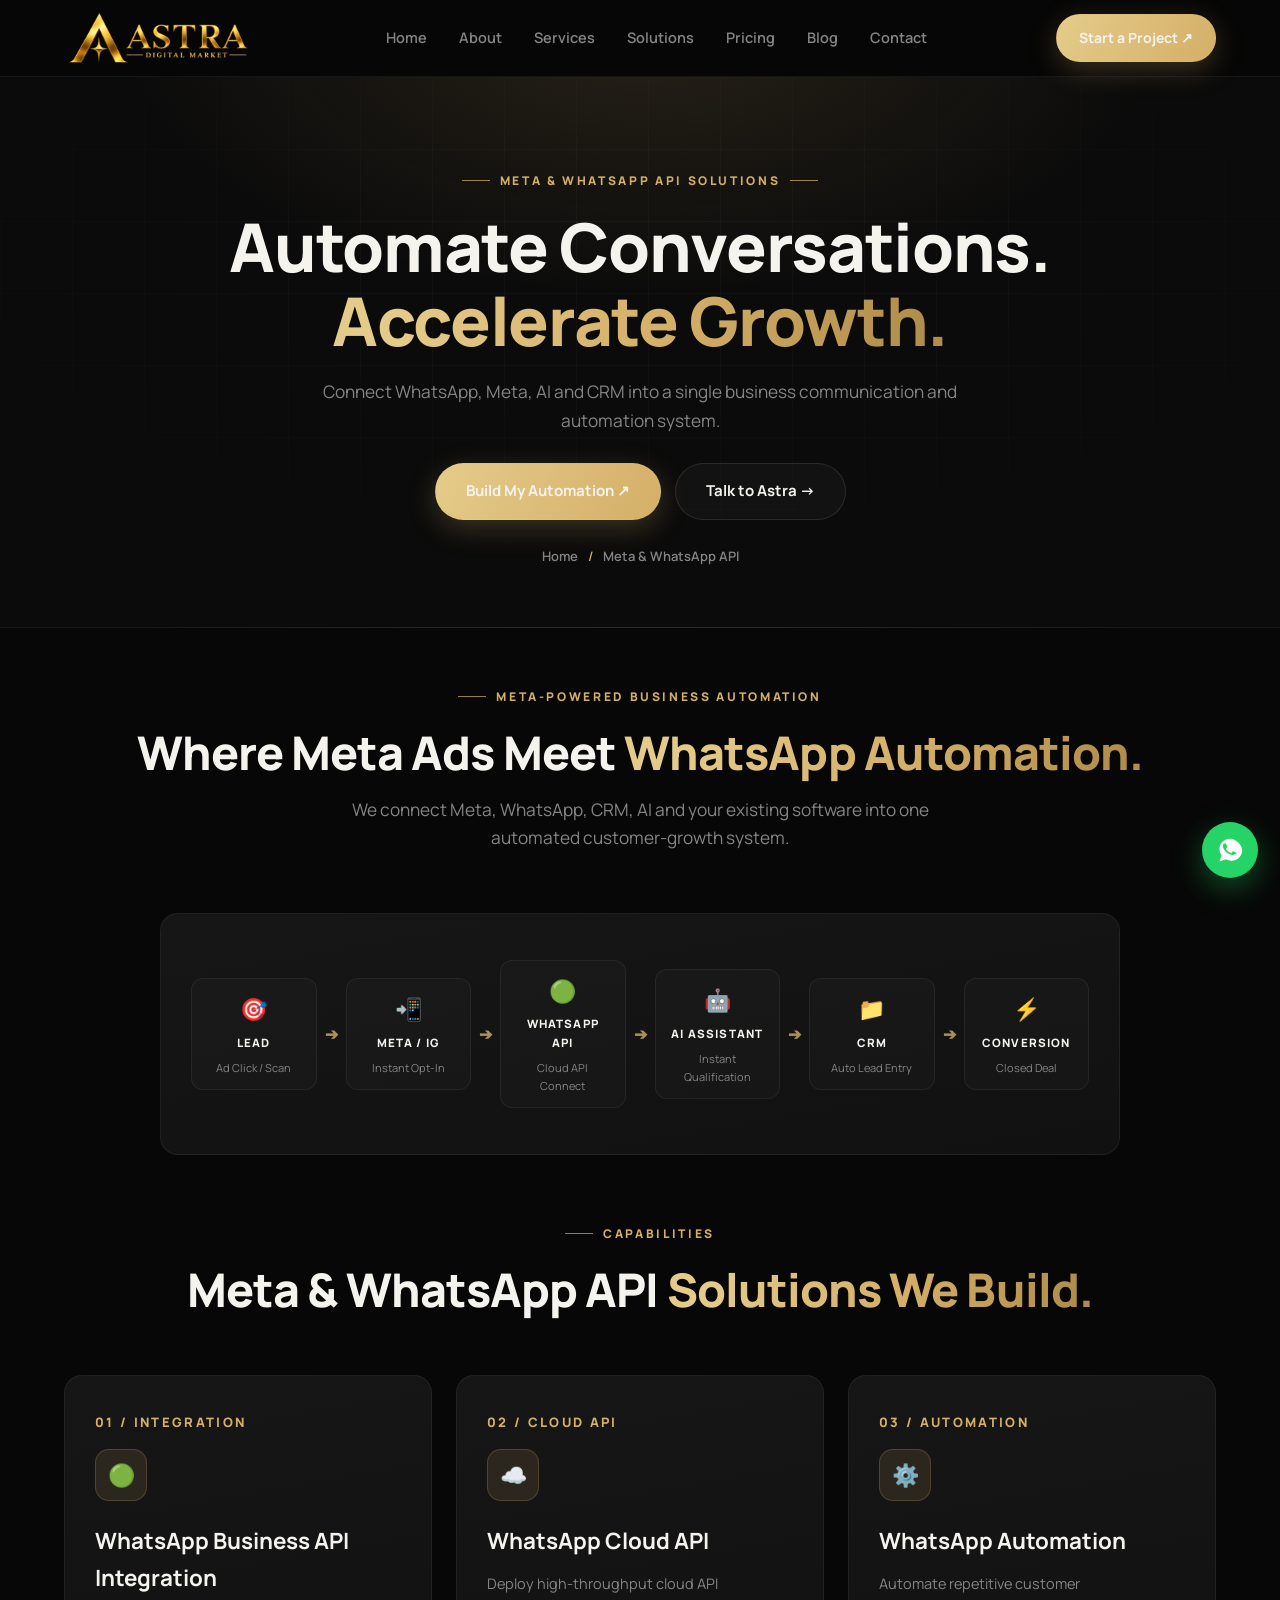
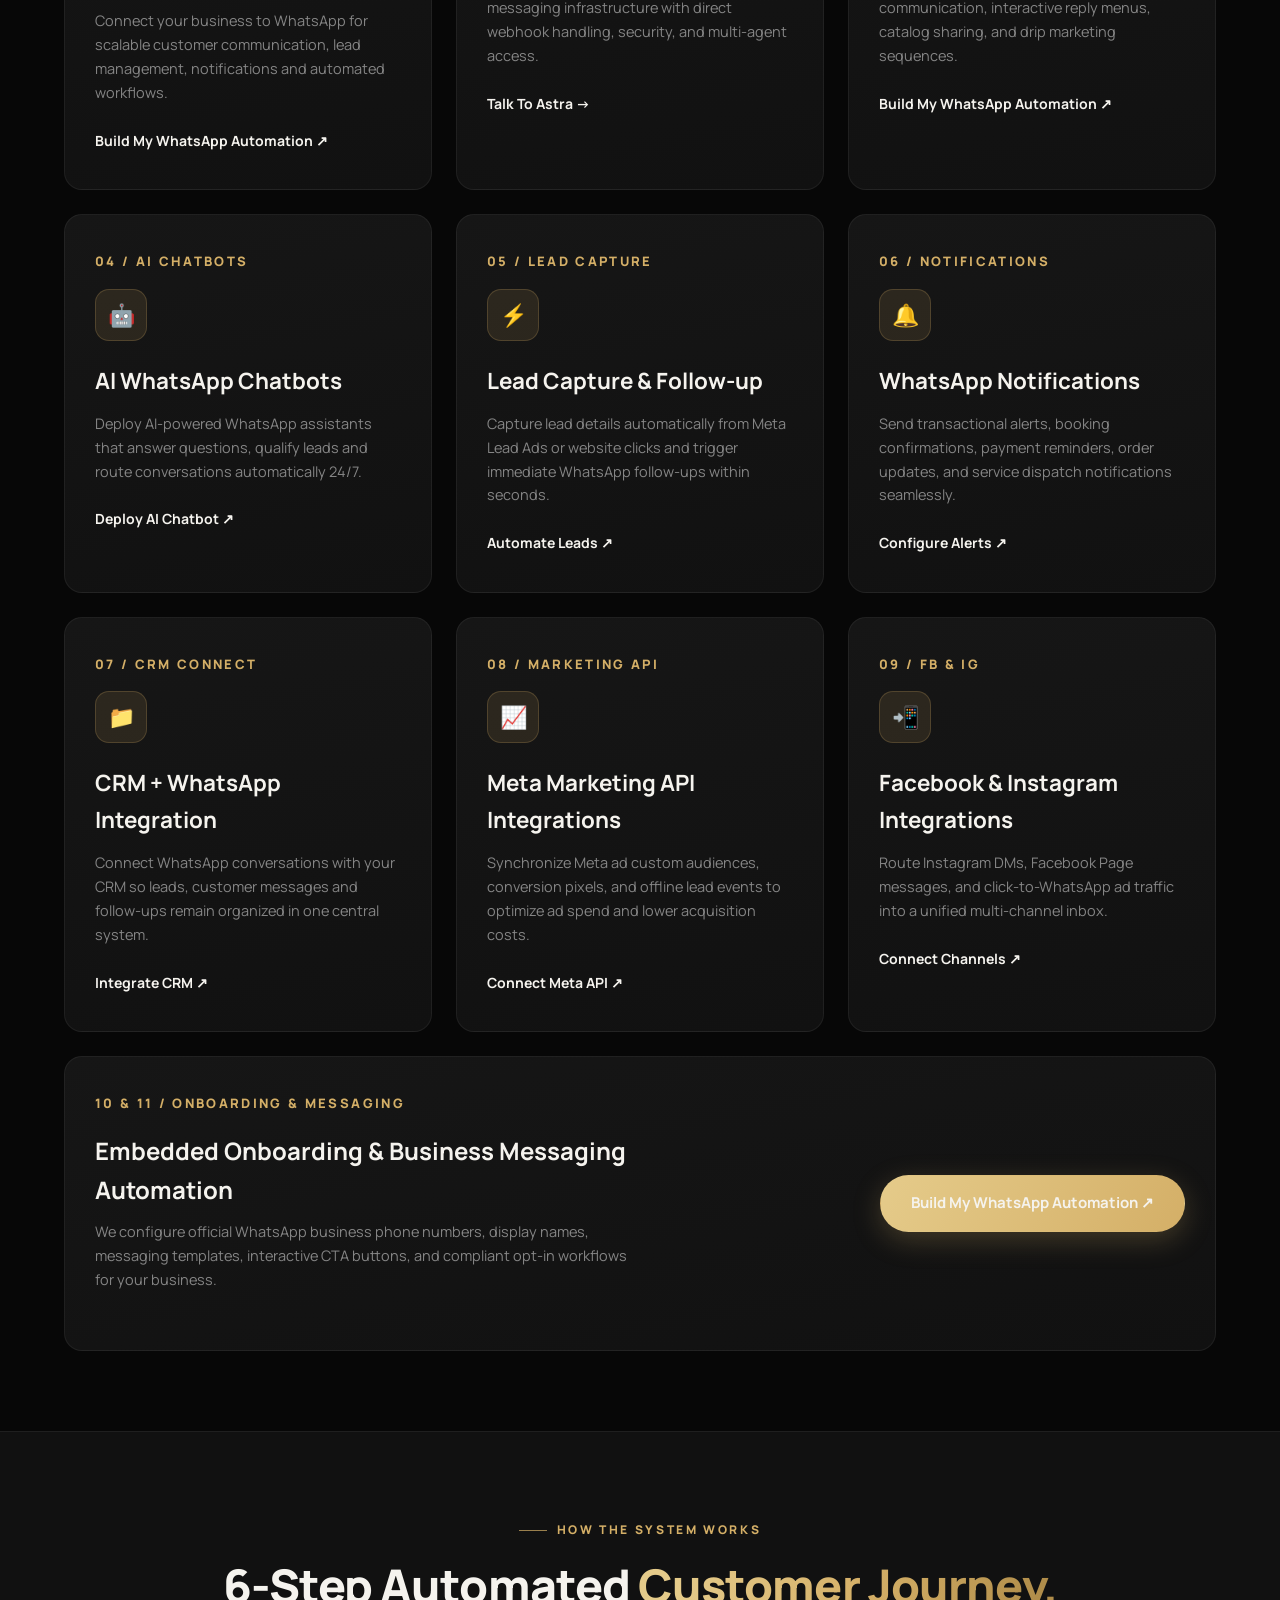
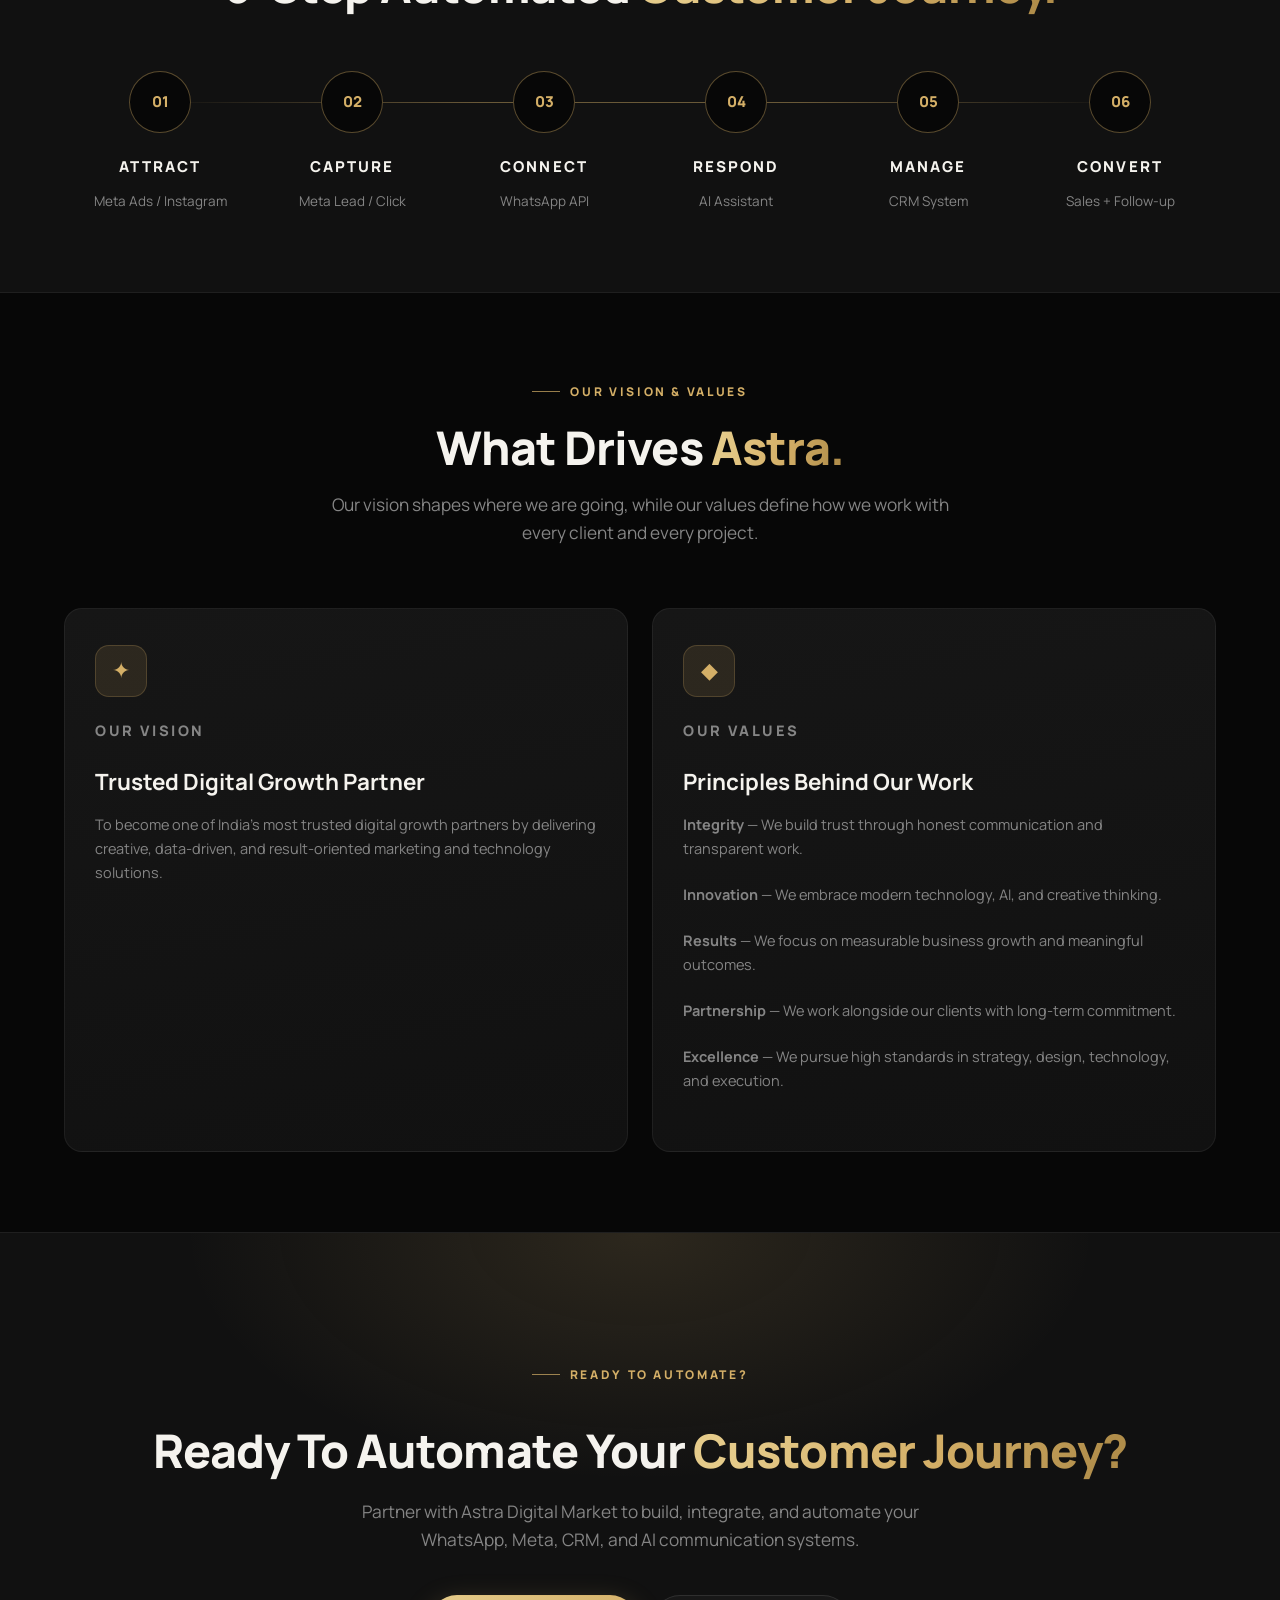
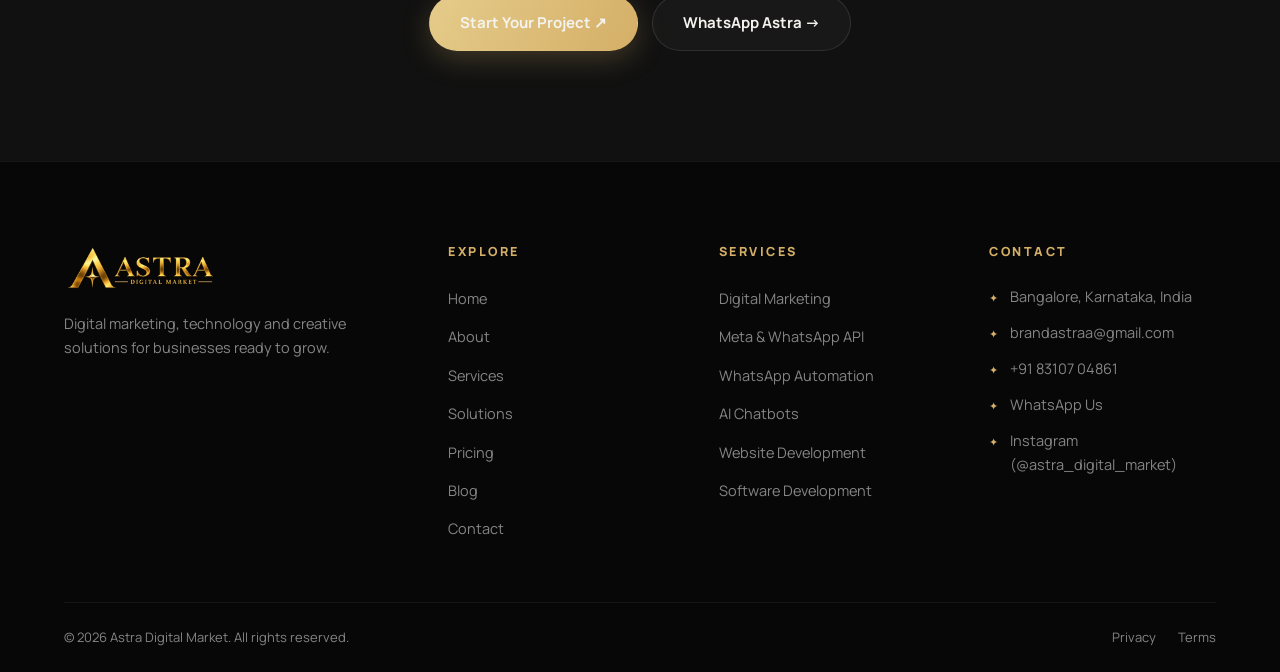
<file: meta-whatsapp.html>
<!DOCTYPE html>
<html lang="en">
<head>
  <meta charset="utf-8">
  <meta name="viewport" content="width=device-width, initial-scale=1.0">
  <title>Meta & WhatsApp API Solutions | Astra Digital Market</title>
  <meta name="description" content="Build WhatsApp Business API, WhatsApp Cloud API, AI chatbot, CRM integration, Meta marketing and business messaging automation solutions with Astra Digital Market.">
  <meta name="keywords" content="WhatsApp API, WhatsApp Cloud API, Meta API, WhatsApp automation, AI WhatsApp chatbot, CRM WhatsApp integration, Meta Marketing API, business messaging automation, digital marketing, software development">
  <meta name="author" content="Astra Digital Market">
  <meta name="robots" content="index, follow">
  <link rel="canonical" href="https://www.astradigitalmarket.in/meta-whatsapp.html">

  <!-- Open Graph -->
  <meta property="og:type" content="website">
  <meta property="og:site_name" content="Astra Digital Market">
  <meta property="og:title" content="Meta & WhatsApp API Solutions | Astra Digital Market">
  <meta property="og:description" content="Build, integrate and automate customer communication using Meta technologies and the WhatsApp Business Platform.">
  <meta property="og:url" content="https://www.astradigitalmarket.in/meta-whatsapp.html">
  <meta property="og:image" content="https://www.astradigitalmarket.in/img/astra-logo-new.png">
  <meta property="og:locale" content="en_IN">

  <!-- Twitter -->
  <meta name="twitter:card" content="summary_large_image">
  <meta name="twitter:title" content="Meta & WhatsApp API Solutions | Astra Digital Market">
  <meta name="twitter:description" content="Connect Meta, WhatsApp, CRM, AI and your existing software into one automated customer-growth system.">
  <meta name="twitter:image" content="https://www.astradigitalmarket.in/img/astra-logo-new.png">

  <meta name="geo.region" content="IN-KA">
  <meta name="geo.placename" content="Bangalore, Karnataka, India">

  <link rel="icon" type="image/png" href="img/astra-logo-new.png">
  <link rel="apple-touch-icon" href="img/astra-logo-new.png">

  <!-- Schema.org JSON-LD -->
  <script type="application/ld+json">
  {
    "@context": "https://schema.org",
    "@type": "Service",
    "name": "Meta Business & WhatsApp API Integration",
    "serviceType": "Business Messaging Automation & API Solutions",
    "provider": {
      "@type": "LocalBusiness",
      "name": "Astra Digital Market",
      "url": "https://www.astradigitalmarket.in",
      "telephone": "+918310704861",
      "address": {
        "@type": "PostalAddress",
        "addressLocality": "Bangalore",
        "addressRegion": "Karnataka",
        "postalCode": "563114",
        "addressCountry": "IN"
      }
    },
    "description": "Build, integrate and automate customer communication using Meta technologies and the WhatsApp Business Platform.",
    "areaServed": ["Bangalore", "Karnataka", "India"],
    "url": "https://www.astradigitalmarket.in/meta-whatsapp.html"
  }
  </script>

  <link rel="preconnect" href="https://fonts.googleapis.com">
  <link rel="preconnect" href="https://fonts.gstatic.com" crossorigin>
  <link href="https://fonts.googleapis.com/css2?family=Manrope:wght@400;500;600;700;800&display=swap" rel="stylesheet">
  <link href="css/astra-ui.css" rel="stylesheet">
</head>
<body class="ap-page">

  <!-- ================= GLOBAL HEADER ================= -->
  <header class="ap-nav">
    <div class="ap-container ap-nav-inner">
      <a href="index.html" class="ap-logo" aria-label="Astra Digital Market — Home">
        <img src="img/astra-logo-new.png" alt="Astra Digital Market logo" width="180" height="52">
      </a>
      <nav class="ap-menu" aria-label="Primary">
        <a href="index.html">Home</a>
        <a href="about.html">About</a>
        <a href="service.html">Services</a>
        <a href="solutions.html">Solutions</a>
        <a href="pricing.html">Pricing</a>
        <a href="blog.html">Blog</a>
        <a href="contact.html">Contact</a>
      </nav>
      <div class="ap-nav-cta">
        <a href="contact.html" class="ap-btn ap-btn-gold ap-btn-sm">Start a Project ↗</a>
        <button class="ap-burger" aria-expanded="false" aria-controls="auMobile" aria-label="Open menu">
          <span></span><span></span><span></span>
        </button>
      </div>
    </div>
    <nav class="ap-mobile" id="auMobile" aria-label="Mobile">
      <a href="index.html">Home</a>
      <a href="about.html">About</a>
      <a href="service.html">Services</a>
      <a href="solutions.html">Solutions</a>
      <a href="pricing.html">Pricing</a>
      <a href="blog.html">Blog</a>
      <a href="contact.html">Contact</a>
      <a href="contact.html" class="ap-btn ap-btn-gold">Start a Project ↗</a>
    </nav>
  </header>

  <main>
    <!-- ================= PAGE HERO ================= -->
    <section class="ap-pagehero">
      <div class="ap-hero-grid-bg" aria-hidden="true"></div>
      <div class="ap-container">
        <p class="ap-eyebrow ap-reveal">META &amp; WHATSAPP API SOLUTIONS</p>
        <h1 class="ap-h1 ap-reveal ap-d1">Automate Conversations.<br><span class="ap-gold">Accelerate Growth.</span></h1>
        <p class="ap-lead ap-reveal ap-d2">Connect WhatsApp, Meta, AI and CRM into a single business communication and automation system.</p>
        <div class="ap-btn-row ap-reveal ap-d3" style="justify-content:center; margin-top:28px;">
          <a href="contact.html" class="ap-btn ap-btn-gold">Build My Automation ↗</a>
          <a href="https://wa.me/918310704861" target="_blank" rel="noopener" class="ap-btn ap-btn-ghost">Talk to Astra →</a>
        </div>
        <nav class="ap-breadcrumb ap-reveal ap-d4" aria-label="Breadcrumb" style="margin-top:26px;">
          <a href="index.html">Home</a><span class="sep">/</span><span aria-current="page">Meta &amp; WhatsApp API</span>
        </nav>
      </div>
    </section>

    <!-- ================= SYSTEM ARCHITECTURE SHOWCASE ================= -->
    <section class="ap-section" style="padding-top:50px;">
      <div class="ap-container">
        <div class="ap-sec-head ap-center">
          <p class="ap-eyebrow ap-reveal">META-POWERED BUSINESS AUTOMATION</p>
          <h2 class="ap-h2 ap-reveal ap-d1">Where Meta Ads Meet <span class="ap-gold">WhatsApp Automation.</span></h2>
          <p class="ap-lead ap-reveal ap-d2">We connect Meta, WhatsApp, CRM, AI and your existing software into one automated customer-growth system.</p>
        </div>

        <!-- VISUAL FLOW CARD -->
        <div class="ap-mw-arch ap-card ap-reveal" style="max-width:960px; margin:0 auto 60px;">
          <div class="ap-mw-arch-flow">
            <div class="ap-mw-step">
              <span class="ap-mw-icon">🎯</span>
              <b>LEAD</b>
              <small>Ad Click / Scan</small>
            </div>
            <div class="ap-mw-arrow">➔</div>
            <div class="ap-mw-step">
              <span class="ap-mw-icon">📲</span>
              <b>META / IG</b>
              <small>Instant Opt-In</small>
            </div>
            <div class="ap-mw-arrow">➔</div>
            <div class="ap-mw-step">
              <span class="ap-mw-icon">🟢</span>
              <b>WHATSAPP API</b>
              <small>Cloud API Connect</small>
            </div>
            <div class="ap-mw-arrow">➔</div>
            <div class="ap-mw-step">
              <span class="ap-mw-icon">🤖</span>
              <b>AI ASSISTANT</b>
              <small>Instant Qualification</small>
            </div>
            <div class="ap-mw-arrow">➔</div>
            <div class="ap-mw-step">
              <span class="ap-mw-icon">📁</span>
              <b>CRM</b>
              <small>Auto Lead Entry</small>
            </div>
            <div class="ap-mw-arrow">➔</div>
            <div class="ap-mw-step">
              <span class="ap-mw-icon">⚡</span>
              <b>CONVERSION</b>
              <small>Closed Deal</small>
            </div>
          </div>
        </div>

        <!-- 10 CORE SERVICES GRID -->
        <div class="ap-sec-head ap-center">
          <p class="ap-eyebrow ap-reveal">CAPABILITIES</p>
          <h2 class="ap-h2 ap-reveal ap-d1">Meta &amp; WhatsApp API <span class="ap-gold">Solutions We Build.</span></h2>
        </div>

        <div class="ap-grid-3">

          <article class="ap-card ap-reveal">
            <span class="ap-card-num">01 / INTEGRATION</span>
            <div class="ap-card-ico">🟢</div>
            <h3 class="ap-h3">WhatsApp Business API Integration</h3>
            <p>Connect your business to WhatsApp for scalable customer communication, lead management, notifications and automated workflows.</p>
            <a class="ap-textlink" href="contact.html">Build My WhatsApp Automation ↗</a>
          </article>

          <article class="ap-card ap-reveal ap-d1">
            <span class="ap-card-num">02 / CLOUD API</span>
            <div class="ap-card-ico">☁️</div>
            <h3 class="ap-h3">WhatsApp Cloud API</h3>
            <p>Deploy high-throughput cloud API messaging infrastructure with direct webhook handling, security, and multi-agent access.</p>
            <a class="ap-textlink" href="contact.html">Talk To Astra →</a>
          </article>

          <article class="ap-card ap-reveal ap-d2">
            <span class="ap-card-num">03 / AUTOMATION</span>
            <div class="ap-card-ico">⚙️</div>
            <h3 class="ap-h3">WhatsApp Automation</h3>
            <p>Automate repetitive customer communication, interactive reply menus, catalog sharing, and drip marketing sequences.</p>
            <a class="ap-textlink" href="contact.html">Build My WhatsApp Automation ↗</a>
          </article>

          <article class="ap-card ap-reveal">
            <span class="ap-card-num">04 / AI CHATBOTS</span>
            <div class="ap-card-ico">🤖</div>
            <h3 class="ap-h3">AI WhatsApp Chatbots</h3>
            <p>Deploy AI-powered WhatsApp assistants that answer questions, qualify leads and route conversations automatically 24/7.</p>
            <a class="ap-textlink" href="contact.html">Deploy AI Chatbot ↗</a>
          </article>

          <article class="ap-card ap-reveal ap-d1">
            <span class="ap-card-num">05 / LEAD CAPTURE</span>
            <div class="ap-card-ico">⚡</div>
            <h3 class="ap-h3">Lead Capture &amp; Follow-up</h3>
            <p>Capture lead details automatically from Meta Lead Ads or website clicks and trigger immediate WhatsApp follow-ups within seconds.</p>
            <a class="ap-textlink" href="contact.html">Automate Leads ↗</a>
          </article>

          <article class="ap-card ap-reveal ap-d2">
            <span class="ap-card-num">06 / NOTIFICATIONS</span>
            <div class="ap-card-ico">🔔</div>
            <h3 class="ap-h3">WhatsApp Notifications</h3>
            <p>Send transactional alerts, booking confirmations, payment reminders, order updates, and service dispatch notifications seamlessly.</p>
            <a class="ap-textlink" href="contact.html">Configure Alerts ↗</a>
          </article>

          <article class="ap-card ap-reveal">
            <span class="ap-card-num">07 / CRM CONNECT</span>
            <div class="ap-card-ico">📁</div>
            <h3 class="ap-h3">CRM + WhatsApp Integration</h3>
            <p>Connect WhatsApp conversations with your CRM so leads, customer messages and follow-ups remain organized in one central system.</p>
            <a class="ap-textlink" href="contact.html">Integrate CRM ↗</a>
          </article>

          <article class="ap-card ap-reveal ap-d1">
            <span class="ap-card-num">08 / MARKETING API</span>
            <div class="ap-card-ico">📈</div>
            <h3 class="ap-h3">Meta Marketing API Integrations</h3>
            <p>Synchronize Meta ad custom audiences, conversion pixels, and offline lead events to optimize ad spend and lower acquisition costs.</p>
            <a class="ap-textlink" href="contact.html">Connect Meta API ↗</a>
          </article>

          <article class="ap-card ap-reveal ap-d2">
            <span class="ap-card-num">09 / FB &amp; IG</span>
            <div class="ap-card-ico">📲</div>
            <h3 class="ap-h3">Facebook &amp; Instagram Integrations</h3>
            <p>Route Instagram DMs, Facebook Page messages, and click-to-WhatsApp ad traffic into a unified multi-channel inbox.</p>
            <a class="ap-textlink" href="contact.html">Connect Channels ↗</a>
          </article>

          <article class="ap-card ap-reveal" style="grid-column: span 3;">
            <div style="display:grid; grid-template-columns:1fr 1fr; gap:24px; align-items:center;">
              <div>
                <span class="ap-card-num">10 &amp; 11 / ONBOARDING &amp; MESSAGING</span>
                <h3 class="ap-h3" style="font-size:1.5rem;">Embedded Onboarding &amp; Business Messaging Automation</h3>
                <p style="margin-top:10px;">We configure official WhatsApp business phone numbers, display names, messaging templates, interactive CTA buttons, and compliant opt-in workflows for your business.</p>
              </div>
              <div style="text-align:right;">
                <a href="contact.html" class="ap-btn ap-btn-gold">Build My WhatsApp Automation ↗</a>
              </div>
            </div>
          </article>

        </div>
      </div>
    </section>

    <!-- ================= HOW THE SYSTEM WORKS (6-STEP FLOW) ================= -->
    <section class="ap-section" style="background:var(--astra-surface); border-block:1px solid var(--astra-border-soft)">
      <div class="ap-container">
        <div class="ap-sec-head ap-center">
          <p class="ap-eyebrow ap-reveal">HOW THE SYSTEM WORKS</p>
          <h2 class="ap-h2 ap-reveal ap-d1">6-Step Automated <span class="ap-gold">Customer Journey.</span></h2>
        </div>

        <div class="ap-steps" style="grid-template-columns: repeat(6,1fr);">
          <div class="ap-step ap-reveal">
            <div class="ap-step-dot">01</div>
            <h3>ATTRACT</h3>
            <p>Meta Ads / Instagram</p>
          </div>
          <div class="ap-step ap-reveal ap-d1">
            <div class="ap-step-dot">02</div>
            <h3>CAPTURE</h3>
            <p>Meta Lead / Click</p>
          </div>
          <div class="ap-step ap-reveal ap-d2">
            <div class="ap-step-dot">03</div>
            <h3>CONNECT</h3>
            <p>WhatsApp API</p>
          </div>
          <div class="ap-step ap-reveal ap-d3">
            <div class="ap-step-dot">04</div>
            <h3>RESPOND</h3>
            <p>AI Assistant</p>
          </div>
          <div class="ap-step ap-reveal ap-d4">
            <div class="ap-step-dot">05</div>
            <h3>MANAGE</h3>
            <p>CRM System</p>
          </div>
          <div class="ap-step ap-reveal ap-d5">
            <div class="ap-step-dot">06</div>
            <h3>CONVERT</h3>
            <p>Sales + Follow-up</p>
          </div>
        </div>
      </div>
    </section>

    <!-- ================= FINAL CTA ================= -->
    <section class="ap-final">
      <div class="ap-container">
        <p class="ap-eyebrow ap-reveal">READY TO AUTOMATE?</p>
        <h2 class="ap-h2 ap-reveal ap-d1">Ready To Automate Your <span class="ap-gold">Customer Journey?</span></h2>
        <p class="ap-lead ap-reveal ap-d2">Partner with Astra Digital Market to build, integrate, and automate your WhatsApp, Meta, CRM, and AI communication systems.</p>
        <div class="ap-btn-row ap-reveal ap-d3">
          <a href="contact.html" class="ap-btn ap-btn-gold">Start Your Project ↗</a>
          <a href="https://wa.me/918310704861" target="_blank" rel="noopener" class="ap-btn ap-btn-ghost">WhatsApp Astra →</a>
        </div>
      </div>
    </section>
  </main>

  <!-- ================= GLOBAL FOOTER ================= -->
  <footer class="ap-footer">
    <div class="ap-container">
      <div class="ap-footer-grid">
        <div class="ap-footer-brand">
          <img src="img/astra-logo-new.png" alt="Astra Digital Market logo" loading="lazy" width="180" height="52">
          <p>Digital marketing, technology and creative solutions for businesses ready to grow.</p>
        </div>
        <nav aria-label="Footer navigation">
          <h4>EXPLORE</h4>
          <ul>
            <li><a href="index.html">Home</a></li>
            <li><a href="about.html">About</a></li>
            <li><a href="service.html">Services</a></li>
            <li><a href="solutions.html">Solutions</a></li>
            <li><a href="pricing.html">Pricing</a></li>
            <li><a href="blog.html">Blog</a></li>
            <li><a href="contact.html">Contact</a></li>
          </ul>
        </nav>
        <nav aria-label="Footer services">
          <h4>SERVICES</h4>
          <ul>
            <li><a href="service.html">Digital Marketing</a></li>
            <li><a href="meta-whatsapp.html">Meta &amp; WhatsApp API</a></li>
            <li><a href="meta-whatsapp.html">WhatsApp Automation</a></li>
            <li><a href="meta-whatsapp.html">AI Chatbots</a></li>
            <li><a href="service.html">Website Development</a></li>
            <li><a href="service.html">Software Development</a></li>
          </ul>
        </nav>
        <div>
          <h4>CONTACT</h4>
          <ul class="ap-footer-contact">
            <li>Bangalore, Karnataka, India</li>
            <li><a href="mailto:brandastraa@gmail.com">brandastraa@gmail.com</a></li>
            <li><a href="tel:+918310704861">+91 83107 04861</a></li>
            <li><a href="https://wa.me/918310704861" target="_blank" rel="noopener">WhatsApp Us</a></li>
              <li><a href="https://www.instagram.com/astra_digital_market/" target="_blank" rel="noopener noreferrer">Instagram (@astra_digital_market)</a></li>
          </ul>
        </div>
      </div>
      <div class="ap-footer-bottom">
        <span>© <span id="auYear">2026</span> Astra Digital Market. All rights reserved.</span>
        <nav aria-label="Legal">
          <a href="privacy.html">Privacy</a>
          <a href="terms.html">Terms</a>
        </nav>
      </div>
    </div>
  </footer>

  <!-- WhatsApp Float -->
  <a class="ap-wa" href="https://wa.me/918310704861" target="_blank" rel="noopener" aria-label="Chat with Astra Digital Market on WhatsApp">
    <svg viewBox="0 0 32 32" aria-hidden="true"><path d="M16 3C9.4 3 4 8.3 4 14.9c0 2.6.8 5 2.3 7L4 29l7.3-2.3c1.9 1 4 1.6 6.2 1.6h.5c6.6 0 12-5.3 12-11.9S22.6 3 16 3zm5.9 16.9c-.3.8-1.7 1.6-2.4 1.7-.6.1-1.4.1-2.2-.1-.5-.2-1.2-.4-2-.8-3.5-1.5-5.8-5-6-5.3-.2-.2-1.4-1.9-1.4-3.6 0-1.7.9-2.5 1.2-2.9.3-.3.7-.4 1-.4h.7c.2 0 .5-.1.8.6.3.8 1 2.6 1.1 2.8.1.2.2.4 0 .7-.1.3-.2.4-.4.7l-.6.7c-.2.2-.4.4-.2.8.2.4 1 1.7 2.2 2.7 1.5 1.4 2.8 1.8 3.2 2 .4.2.6.2.9-.1.2-.3 1-1.2 1.3-1.6.3-.4.5-.3.9-.2.4.1 2.3 1.1 2.7 1.3.4.2.6.3.7.5.1.2.1 1-.2 1.9z"/></svg>
  </a>

  <script src="js/astra-ui.js" defer></script>
</body>
</html>
</file>
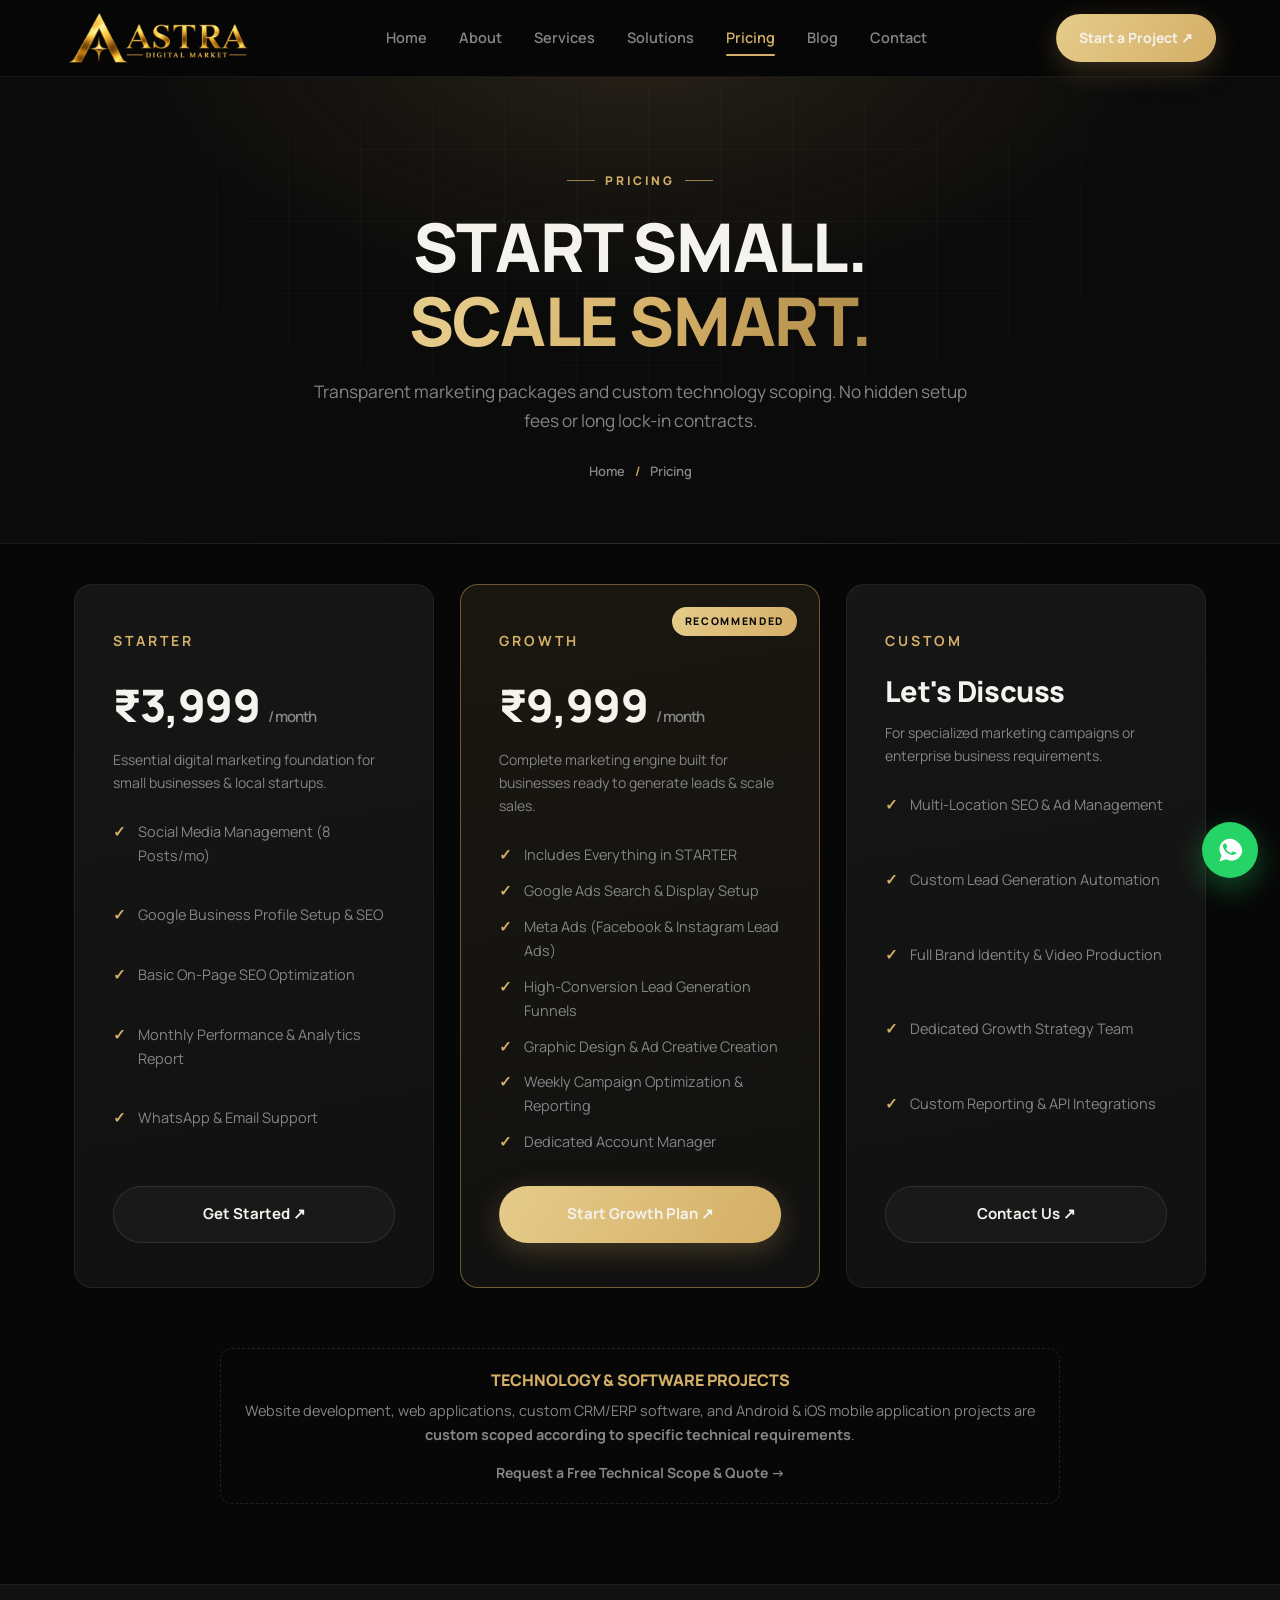
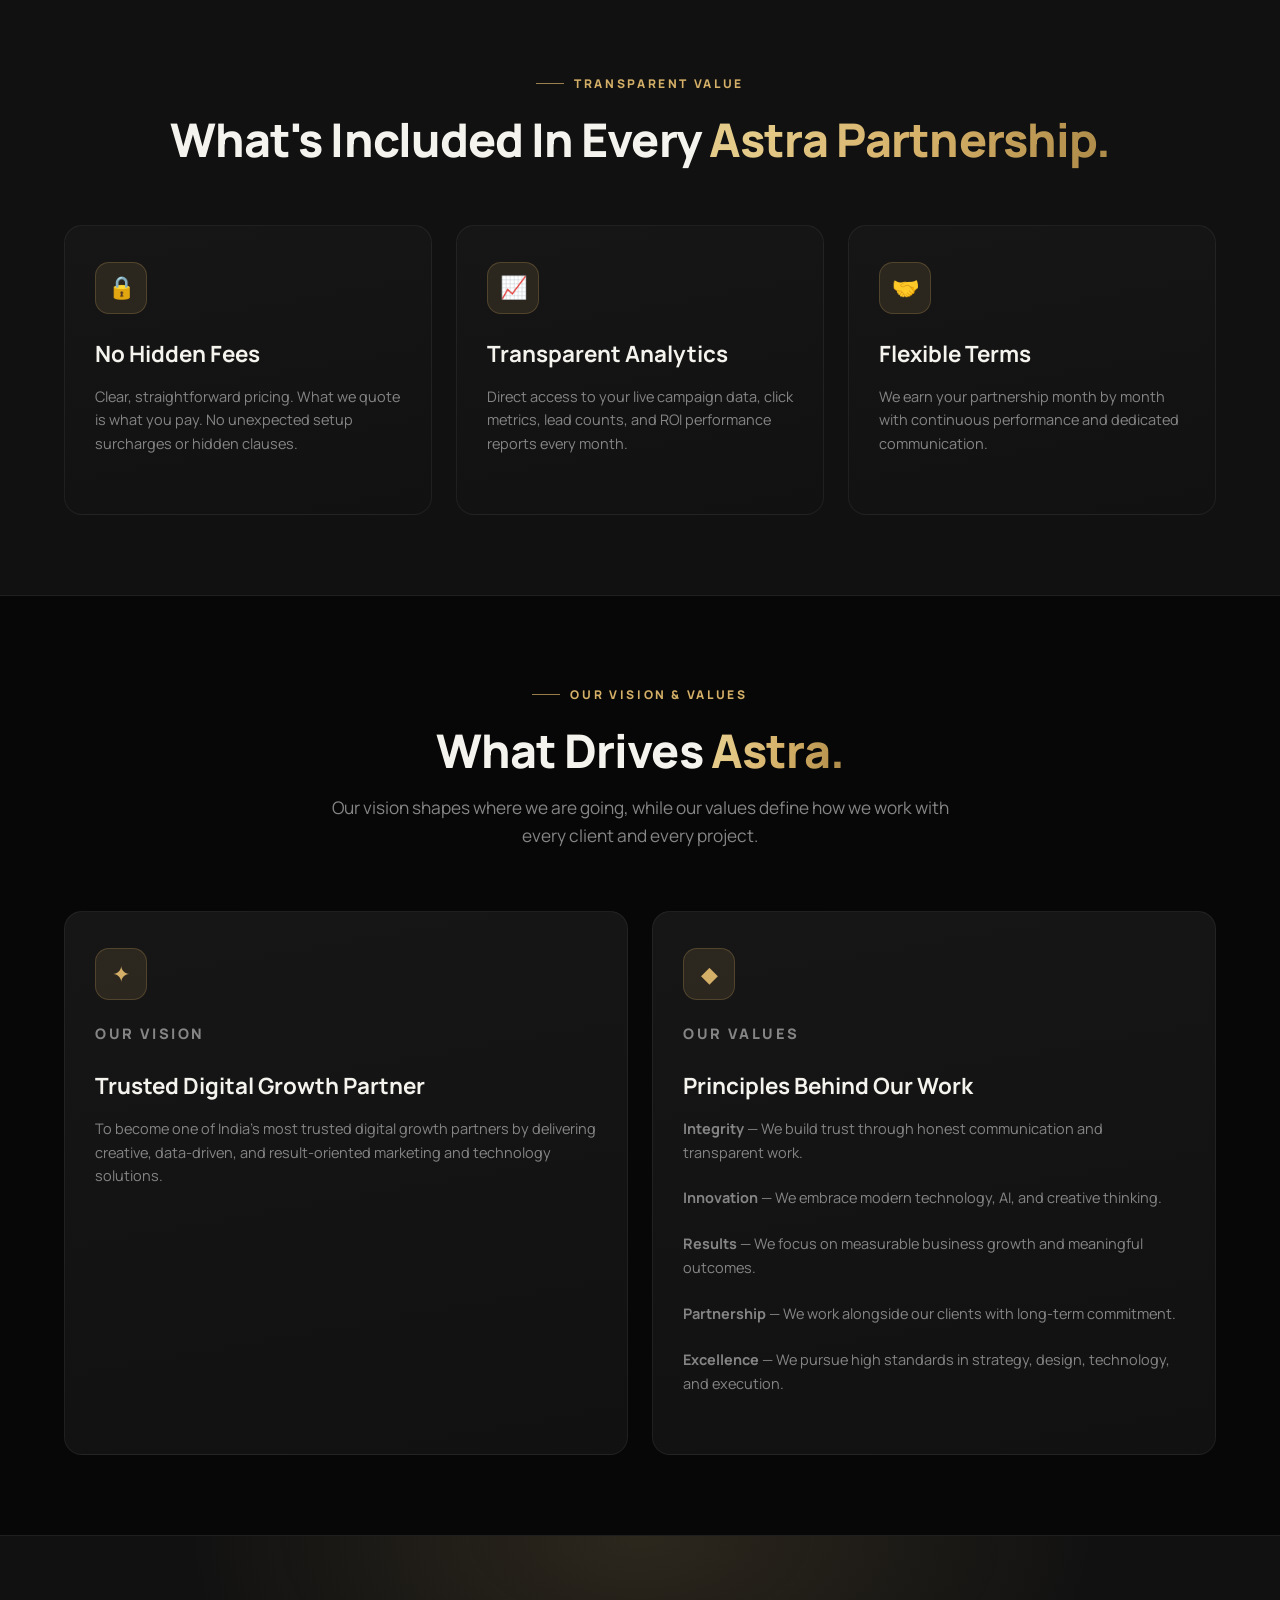
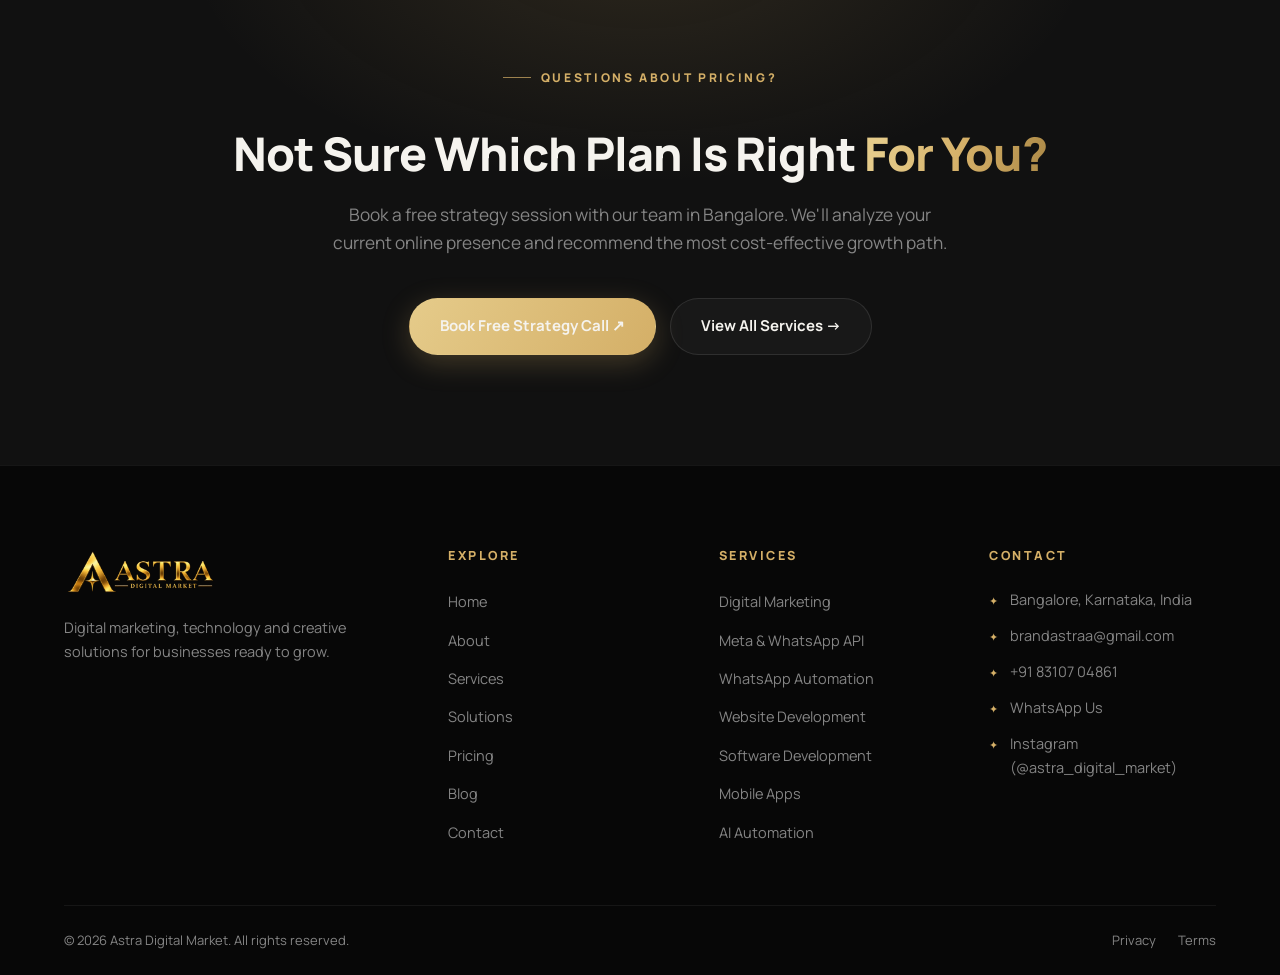
<file: pricing.html>
<!DOCTYPE html>
<html lang="en">
<head>
  <meta charset="utf-8">
  <meta name="viewport" content="width=device-width, initial-scale=1.0">
  <title>Pricing Plans | Starter ₹3,999/mo & Growth ₹9,999/mo — Astra Digital Market</title>
  <meta name="description" content="Transparent, affordable digital marketing pricing plans by Astra Digital Market in Bangalore, Karnataka. Starter package at ₹3,999/mo, Growth package at ₹9,999/mo. Custom technology scoping.">
  <meta name="keywords" content="digital marketing pricing Bangalore, affordable SEO packages Karnataka, Google Ads pricing India, social media marketing packages, Astra Digital Market pricing">
  <meta name="author" content="Astra Digital Market">
  <meta name="robots" content="index, follow">
  <link rel="canonical" href="https://www.astradigitalmarket.in/pricing.html">

  <!-- Open Graph -->
  <meta property="og:type" content="website">
  <meta property="og:site_name" content="Astra Digital Market">
  <meta property="og:title" content="Pricing Plans | Astra Digital Market — Start Small. Scale Smart.">
  <meta property="og:description" content="Affordable digital marketing plans starting from ₹3,999/month. SEO, Google Ads, Meta Ads, Social Media & custom software scoping.">
  <meta property="og:url" content="https://www.astradigitalmarket.in/pricing.html">
  <meta property="og:image" content="https://www.astradigitalmarket.in/img/astra-logo-new.png">
  <meta property="og:locale" content="en_IN">

  <!-- Twitter -->
  <meta name="twitter:card" content="summary_large_image">
  <meta name="twitter:title" content="Pricing | Astra Digital Market — Starting ₹3,999/month">
  <meta name="twitter:description" content="Affordable digital marketing plans starting at ₹3,999/month. Custom technology scoping for websites & mobile apps.">
  <meta name="twitter:image" content="https://www.astradigitalmarket.in/img/astra-logo-new.png">

  <meta name="geo.region" content="IN-KA">
  <meta name="geo.placename" content="Bangalore, Karnataka, India">

  <link rel="icon" type="image/png" href="img/astra-logo-new.png">
  <link rel="apple-touch-icon" href="img/astra-logo-new.png">

  <!-- Schema.org JSON-LD -->
  <script type="application/ld+json">
  {
    "@context": "https://schema.org",
    "@type": "ItemList",
    "name": "Digital Marketing & Technology Pricing — Astra Digital Market",
    "url": "https://www.astradigitalmarket.in/pricing.html",
    "itemListElement": [
      {
        "@type": "ListItem",
        "position": 1,
        "item": {
          "@type": "Product",
          "name": "STARTER Package",
          "offers": {
            "@type": "Offer",
            "price": "3999",
            "priceCurrency": "INR"
          }
        }
      },
      {
        "@type": "ListItem",
        "position": 2,
        "item": {
          "@type": "Product",
          "name": "GROWTH Package",
          "offers": {
            "@type": "Offer",
            "price": "9999",
            "priceCurrency": "INR"
          }
        }
      }
    ]
  }
  </script>

  <link rel="preconnect" href="https://fonts.googleapis.com">
  <link rel="preconnect" href="https://fonts.gstatic.com" crossorigin>
  <link href="https://fonts.googleapis.com/css2?family=Manrope:wght@400;500;600;700;800&display=swap" rel="stylesheet">
  <link href="css/astra-ui.css" rel="stylesheet">
</head>
<body class="ap-page">

  <!-- ================= GLOBAL HEADER ================= -->
  <header class="ap-nav">
    <div class="ap-container ap-nav-inner">
      <a href="index.html" class="ap-logo" aria-label="Astra Digital Market — Home">
        <img src="img/astra-logo-new.png" alt="Astra Digital Market logo" width="180" height="52">
      </a>
      <nav class="ap-menu" aria-label="Primary">
        <a href="index.html">Home</a>
        <a href="about.html">About</a>
        <a href="service.html">Services</a>
        <a href="solutions.html">Solutions</a>
        <a href="pricing.html" class="ap-active" aria-current="page">Pricing</a>
        <a href="blog.html">Blog</a>
        <a href="contact.html">Contact</a>
      </nav>
      <div class="ap-nav-cta">
        <a href="contact.html" class="ap-btn ap-btn-gold ap-btn-sm">Start a Project ↗</a>
        <button class="ap-burger" aria-expanded="false" aria-controls="auMobile" aria-label="Open menu">
          <span></span><span></span><span></span>
        </button>
      </div>
    </div>
    <nav class="ap-mobile" id="auMobile" aria-label="Mobile">
      <a href="index.html">Home</a>
      <a href="about.html">About</a>
      <a href="service.html">Services</a>
      <a href="solutions.html">Solutions</a>
      <a href="pricing.html" class="ap-active" aria-current="page">Pricing</a>
      <a href="blog.html">Blog</a>
      <a href="contact.html">Contact</a>
      <a href="contact.html" class="ap-btn ap-btn-gold">Start a Project ↗</a>
    </nav>
  </header>

  <main>
    <!-- ================= PAGE HERO ================= -->
    <section class="ap-pagehero">
      <div class="ap-hero-grid-bg" aria-hidden="true"></div>
      <div class="ap-container">
        <p class="ap-eyebrow ap-reveal">PRICING</p>
        <h1 class="ap-h1 ap-reveal ap-d1">START SMALL.<br><span class="ap-gold">SCALE SMART.</span></h1>
        <p class="ap-lead ap-reveal ap-d2">Transparent marketing packages and custom technology scoping. No hidden setup fees or long lock-in contracts.</p>
        <nav class="ap-breadcrumb ap-reveal ap-d3" aria-label="Breadcrumb">
          <a href="index.html">Home</a><span class="sep">/</span><span aria-current="page">Pricing</span>
        </nav>
      </div>
    </section>

    <!-- ================= PRICING CARDS ================= -->
    <section class="ap-section" style="padding-top:40px;">
      <div class="ap-container">
        <div class="ap-price-grid">

          <!-- STARTER -->
          <article class="ap-price-card ap-reveal">
            <h3>STARTER</h3>
            <div class="ap-amount">₹3,999 <small>/ month</small></div>
            <p style="color:var(--astra-muted); font-size:14px; margin-top:6px;">Essential digital marketing foundation for small businesses &amp; local startups.</p>
            <ul>
              <li>Social Media Management (8 Posts/mo)</li>
              <li>Google Business Profile Setup &amp; SEO</li>
              <li>Basic On-Page SEO Optimization</li>
              <li>Monthly Performance &amp; Analytics Report</li>
              <li>WhatsApp &amp; Email Support</li>
            </ul>
            <a href="contact.html" class="ap-btn ap-btn-ghost" style="width:100%;">Get Started ↗</a>
          </article>

          <!-- GROWTH (FEATURED) -->
          <article class="ap-price-card ap-featured ap-reveal ap-d1">
            <span class="ap-price-tag">RECOMMENDED</span>
            <h3>GROWTH</h3>
            <div class="ap-amount">₹9,999 <small>/ month</small></div>
            <p style="color:var(--astra-muted); font-size:14px; margin-top:6px;">Complete marketing engine built for businesses ready to generate leads &amp; scale sales.</p>
            <ul>
              <li>Includes Everything in STARTER</li>
              <li>Google Ads Search &amp; Display Setup</li>
              <li>Meta Ads (Facebook &amp; Instagram Lead Ads)</li>
              <li>High-Conversion Lead Generation Funnels</li>
              <li>Graphic Design &amp; Ad Creative Creation</li>
              <li>Weekly Campaign Optimization &amp; Reporting</li>
              <li>Dedicated Account Manager</li>
            </ul>
            <a href="contact.html" class="ap-btn ap-btn-gold" style="width:100%;">Start Growth Plan ↗</a>
          </article>

          <!-- CUSTOM -->
          <article class="ap-price-card ap-reveal ap-d2">
            <h3>CUSTOM</h3>
            <div class="ap-amount" style="font-size:1.8rem;">Let's Discuss</div>
            <p style="color:var(--astra-muted); font-size:14px; margin-top:6px;">For specialized marketing campaigns or enterprise business requirements.</p>
            <ul>
              <li>Multi-Location SEO &amp; Ad Management</li>
              <li>Custom Lead Generation Automation</li>
              <li>Full Brand Identity &amp; Video Production</li>
              <li>Dedicated Growth Strategy Team</li>
              <li>Custom Reporting &amp; API Integrations</li>
            </ul>
            <a href="contact.html" class="ap-btn ap-btn-ghost" style="width:100%;">Contact Us ↗</a>
          </article>

        </div>

        <!-- TECH PROJECTS SCOPING NOTICE -->
        <div class="ap-sol-note ap-reveal ap-d3" style="margin-top:60px; max-width:840px;">
          <h4 style="color:var(--astra-gold); font-size:16px; font-weight:800; margin-bottom:6px;">TECHNOLOGY &amp; SOFTWARE PROJECTS</h4>
          Website development, web applications, custom CRM/ERP software, and Android &amp; iOS mobile application projects are <strong>custom scoped according to specific technical requirements</strong>.
          <div style="margin-top:14px;">
            <a href="contact.html" class="ap-textlink">Request a Free Technical Scope &amp; Quote →</a>
          </div>
        </div>
      </div>
    </section>

    <!-- ================= COMPARISON / INCLUDED FEATURES ================= -->
    <section class="ap-section" style="background:var(--astra-surface); border-block:1px solid var(--astra-border-soft)">
      <div class="ap-container">
        <div class="ap-sec-head ap-center">
          <p class="ap-eyebrow ap-reveal">TRANSPARENT VALUE</p>
          <h2 class="ap-h2 ap-reveal ap-d1">What's Included In Every <span class="ap-gold">Astra Partnership.</span></h2>
        </div>
        <div class="ap-grid-3">
          <div class="ap-card ap-reveal">
            <div class="ap-card-ico">🔒</div>
            <h3 class="ap-h3">No Hidden Fees</h3>
            <p>Clear, straightforward pricing. What we quote is what you pay. No unexpected setup surcharges or hidden clauses.</p>
          </div>
          <div class="ap-card ap-reveal ap-d1">
            <div class="ap-card-ico">📈</div>
            <h3 class="ap-h3">Transparent Analytics</h3>
            <p>Direct access to your live campaign data, click metrics, lead counts, and ROI performance reports every month.</p>
          </div>
          <div class="ap-card ap-reveal ap-d2">
            <div class="ap-card-ico">🤝</div>
            <h3 class="ap-h3">Flexible Terms</h3>
            <p>We earn your partnership month by month with continuous performance and dedicated communication.</p>
          </div>
        </div>
      </div>
    </section>

    <!-- ================= FINAL CTA ================= -->
    <section class="ap-final">
      <div class="ap-container">
        <p class="ap-eyebrow ap-reveal">QUESTIONS ABOUT PRICING?</p>
        <h2 class="ap-h2 ap-reveal ap-d1">Not Sure Which Plan Is Right <span class="ap-gold">For You?</span></h2>
        <p class="ap-lead ap-reveal ap-d2">Book a free strategy session with our team in Bangalore. We'll analyze your current online presence and recommend the most cost-effective growth path.</p>
        <div class="ap-btn-row ap-reveal ap-d3">
          <a href="contact.html" class="ap-btn ap-btn-gold">Book Free Strategy Call ↗</a>
          <a href="service.html" class="ap-btn ap-btn-ghost">View All Services →</a>
        </div>
      </div>
    </section>
  </main>

  <!-- ================= GLOBAL FOOTER ================= -->
  <footer class="ap-footer">
    <div class="ap-container">
      <div class="ap-footer-grid">
        <div class="ap-footer-brand">
          <img src="img/astra-logo-new.png" alt="Astra Digital Market logo" loading="lazy" width="180" height="52">
          <p>Digital marketing, technology and creative solutions for businesses ready to grow.</p>
        </div>
        <nav aria-label="Footer navigation">
          <h4>EXPLORE</h4>
          <ul>
            <li><a href="index.html">Home</a></li>
            <li><a href="about.html">About</a></li>
            <li><a href="service.html">Services</a></li>
            <li><a href="solutions.html">Solutions</a></li>
            <li><a href="pricing.html">Pricing</a></li>
            <li><a href="blog.html">Blog</a></li>
            <li><a href="contact.html">Contact</a></li>
          </ul>
        </nav>
        <nav aria-label="Footer services">
          <h4>SERVICES</h4>
          <ul>
            <li><a href="service.html">Digital Marketing</a></li>
            <li><a href="meta-whatsapp.html">Meta &amp; WhatsApp API</a></li>
            <li><a href="meta-whatsapp.html">WhatsApp Automation</a></li>
            <li><a href="service.html">Website Development</a></li>
            <li><a href="service.html">Software Development</a></li>
            <li><a href="service.html">Mobile Apps</a></li>
            <li><a href="service.html">AI Automation</a></li>
          </ul>
        </nav>
        <div>
          <h4>CONTACT</h4>
          <ul class="ap-footer-contact">
            <li>Bangalore, Karnataka, India</li>
            <li><a href="mailto:brandastraa@gmail.com">brandastraa@gmail.com</a></li>
            <li><a href="tel:+918310704861">+91 83107 04861</a></li>
            <li><a href="https://wa.me/918310704861" target="_blank" rel="noopener">WhatsApp Us</a></li>
              <li><a href="https://www.instagram.com/astra_digital_market/" target="_blank" rel="noopener noreferrer">Instagram (@astra_digital_market)</a></li>
          </ul>
        </div>
      </div>
      <div class="ap-footer-bottom">
        <span>© <span id="auYear">2026</span> Astra Digital Market. All rights reserved.</span>
        <nav aria-label="Legal">
          <a href="privacy.html">Privacy</a>
          <a href="terms.html">Terms</a>
        </nav>
      </div>
    </div>
  </footer>

  <!-- WhatsApp Float -->
  <a class="ap-wa" href="https://wa.me/918310704861" target="_blank" rel="noopener" aria-label="Chat with Astra Digital Market on WhatsApp">
    <svg viewBox="0 0 32 32" aria-hidden="true"><path d="M16 3C9.4 3 4 8.3 4 14.9c0 2.6.8 5 2.3 7L4 29l7.3-2.3c1.9 1 4 1.6 6.2 1.6h.5c6.6 0 12-5.3 12-11.9S22.6 3 16 3zm5.9 16.9c-.3.8-1.7 1.6-2.4 1.7-.6.1-1.4.1-2.2-.1-.5-.2-1.2-.4-2-.8-3.5-1.5-5.8-5-6-5.3-.2-.2-1.4-1.9-1.4-3.6 0-1.7.9-2.5 1.2-2.9.3-.3.7-.4 1-.4h.7c.2 0 .5-.1.8.6.3.8 1 2.6 1.1 2.8.1.2.2.4 0 .7-.1.3-.2.4-.4.7l-.6.7c-.2.2-.4.4-.2.8.2.4 1 1.7 2.2 2.7 1.5 1.4 2.8 1.8 3.2 2 .4.2.6.2.9-.1.2-.3 1-1.2 1.3-1.6.3-.4.5-.3.9-.2.4.1 2.3 1.1 2.7 1.3.4.2.6.3.7.5.1.2.1 1-.2 1.9z"/></svg>
  </a>

  <script src="js/astra-ui.js" defer></script>
</body>
</html>
</file>
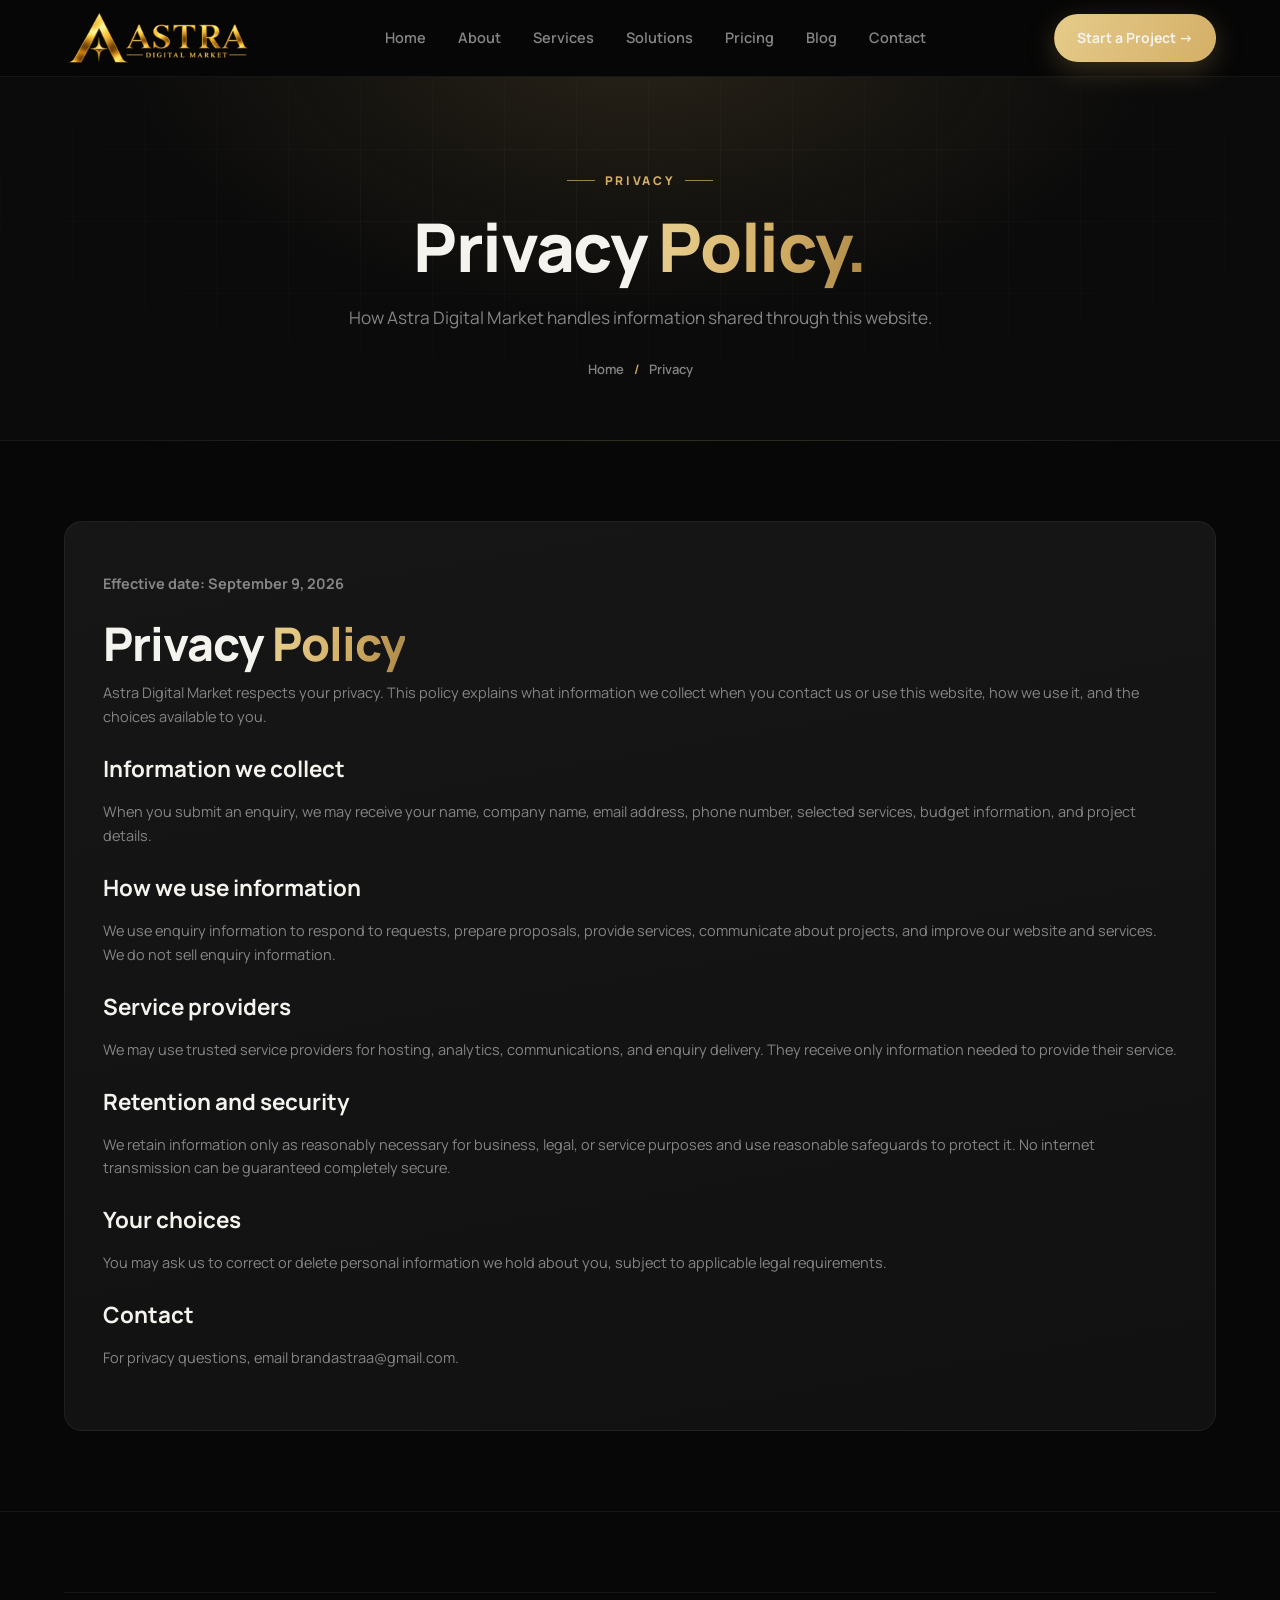
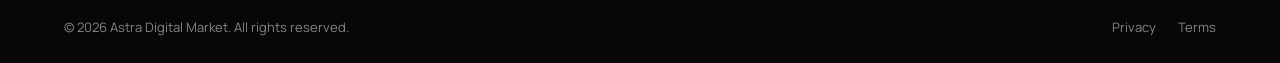
<file: privacy.html>
<!DOCTYPE html>
<html lang="en">
<head>
  <meta charset="utf-8">
  <meta name="viewport" content="width=device-width, initial-scale=1.0">
  <title>Privacy Policy | Astra Digital Market</title>
  <meta name="description" content="Privacy Policy for Astra Digital Market.">
  <link rel="canonical" href="https://www.astradigitalmarket.in/privacy.html">
  <link rel="icon" type="image/png" href="img/astra-logo-new.png">
  <link rel="apple-touch-icon" href="img/astra-logo-new.png">
  <link rel="preconnect" href="https://fonts.googleapis.com">
  <link rel="preconnect" href="https://fonts.gstatic.com" crossorigin>
  <link href="https://fonts.googleapis.com/css2?family=Manrope:wght@400;500;600;700;800&display=swap" rel="stylesheet">
  <link href="css/astra-ui.css" rel="stylesheet">
</head>
<body class="ap-page">
<header class="ap-nav"><div class="ap-container ap-nav-inner">
  <a href="index.html" class="ap-logo" aria-label="Astra Digital Market — Home"><img src="img/astra-logo-new.png" alt="Astra Digital Market logo" width="180" height="52"></a>
  <nav class="ap-menu" aria-label="Primary"><a href="index.html">Home</a><a href="about.html">About</a><a href="service.html">Services</a><a href="solutions.html">Solutions</a><a href="pricing.html">Pricing</a><a href="blog.html">Blog</a><a href="contact.html">Contact</a></nav>
  <div class="ap-nav-cta"><a href="contact.html" class="ap-btn ap-btn-gold ap-btn-sm">Start a Project →</a><button class="ap-burger" aria-expanded="false" aria-controls="auMobile" aria-label="Open menu"><span></span><span></span><span></span></button></div>
</div><nav class="ap-mobile" id="auMobile" aria-label="Mobile"><a href="index.html">Home</a><a href="about.html">About</a><a href="service.html">Services</a><a href="solutions.html">Solutions</a><a href="pricing.html">Pricing</a><a href="blog.html">Blog</a><a href="contact.html">Contact</a><a href="contact.html" class="ap-btn ap-btn-gold">Start a Project →</a></nav></header>
<main><section class="ap-pagehero"><div class="ap-hero-grid-bg" aria-hidden="true"></div><div class="ap-container"><p class="ap-eyebrow ap-reveal">PRIVACY</p><h1 class="ap-h1 ap-reveal ap-d1">Privacy <span class="ap-gold">Policy.</span></h1><p class="ap-lead ap-reveal ap-d2">How Astra Digital Market handles information shared through this website.</p><nav class="ap-breadcrumb ap-reveal ap-d3" aria-label="Breadcrumb"><a href="index.html">Home</a><span class="sep">/</span><span aria-current="page">Privacy</span></nav></div></section>
<section class="ap-section"><div class="ap-container"><article class="ap-card" style="padding:38px"><p><strong>Effective date: September 9, 2026</strong></p><h2 class="ap-h2">Privacy <span class="ap-gold">Policy</span></h2><p>Astra Digital Market respects your privacy. This policy explains what information we collect when you contact us or use this website, how we use it, and the choices available to you.</p><h3 class="ap-h3">Information we collect</h3><p>When you submit an enquiry, we may receive your name, company name, email address, phone number, selected services, budget information, and project details.</p><h3 class="ap-h3">How we use information</h3><p>We use enquiry information to respond to requests, prepare proposals, provide services, communicate about projects, and improve our website and services. We do not sell enquiry information.</p><h3 class="ap-h3">Service providers</h3><p>We may use trusted service providers for hosting, analytics, communications, and enquiry delivery. They receive only information needed to provide their service.</p><h3 class="ap-h3">Retention and security</h3><p>We retain information only as reasonably necessary for business, legal, or service purposes and use reasonable safeguards to protect it. No internet transmission can be guaranteed completely secure.</p><h3 class="ap-h3">Your choices</h3><p>You may ask us to correct or delete personal information we hold about you, subject to applicable legal requirements.</p><h3 class="ap-h3">Contact</h3><p>For privacy questions, email <a href="mailto:brandastraa@gmail.com">brandastraa@gmail.com</a>.</p></article></div></section></main>
<footer class="ap-footer"><div class="ap-container"><div class="ap-footer-bottom"><span>© <span id="auYear">2026</span> Astra Digital Market. All rights reserved.</span><nav aria-label="Legal"><a href="privacy.html" aria-current="page">Privacy</a><a href="terms.html">Terms</a></nav></div></div></footer>
<script src="js/astra-ui.js" defer></script>
</body></html>
</file>
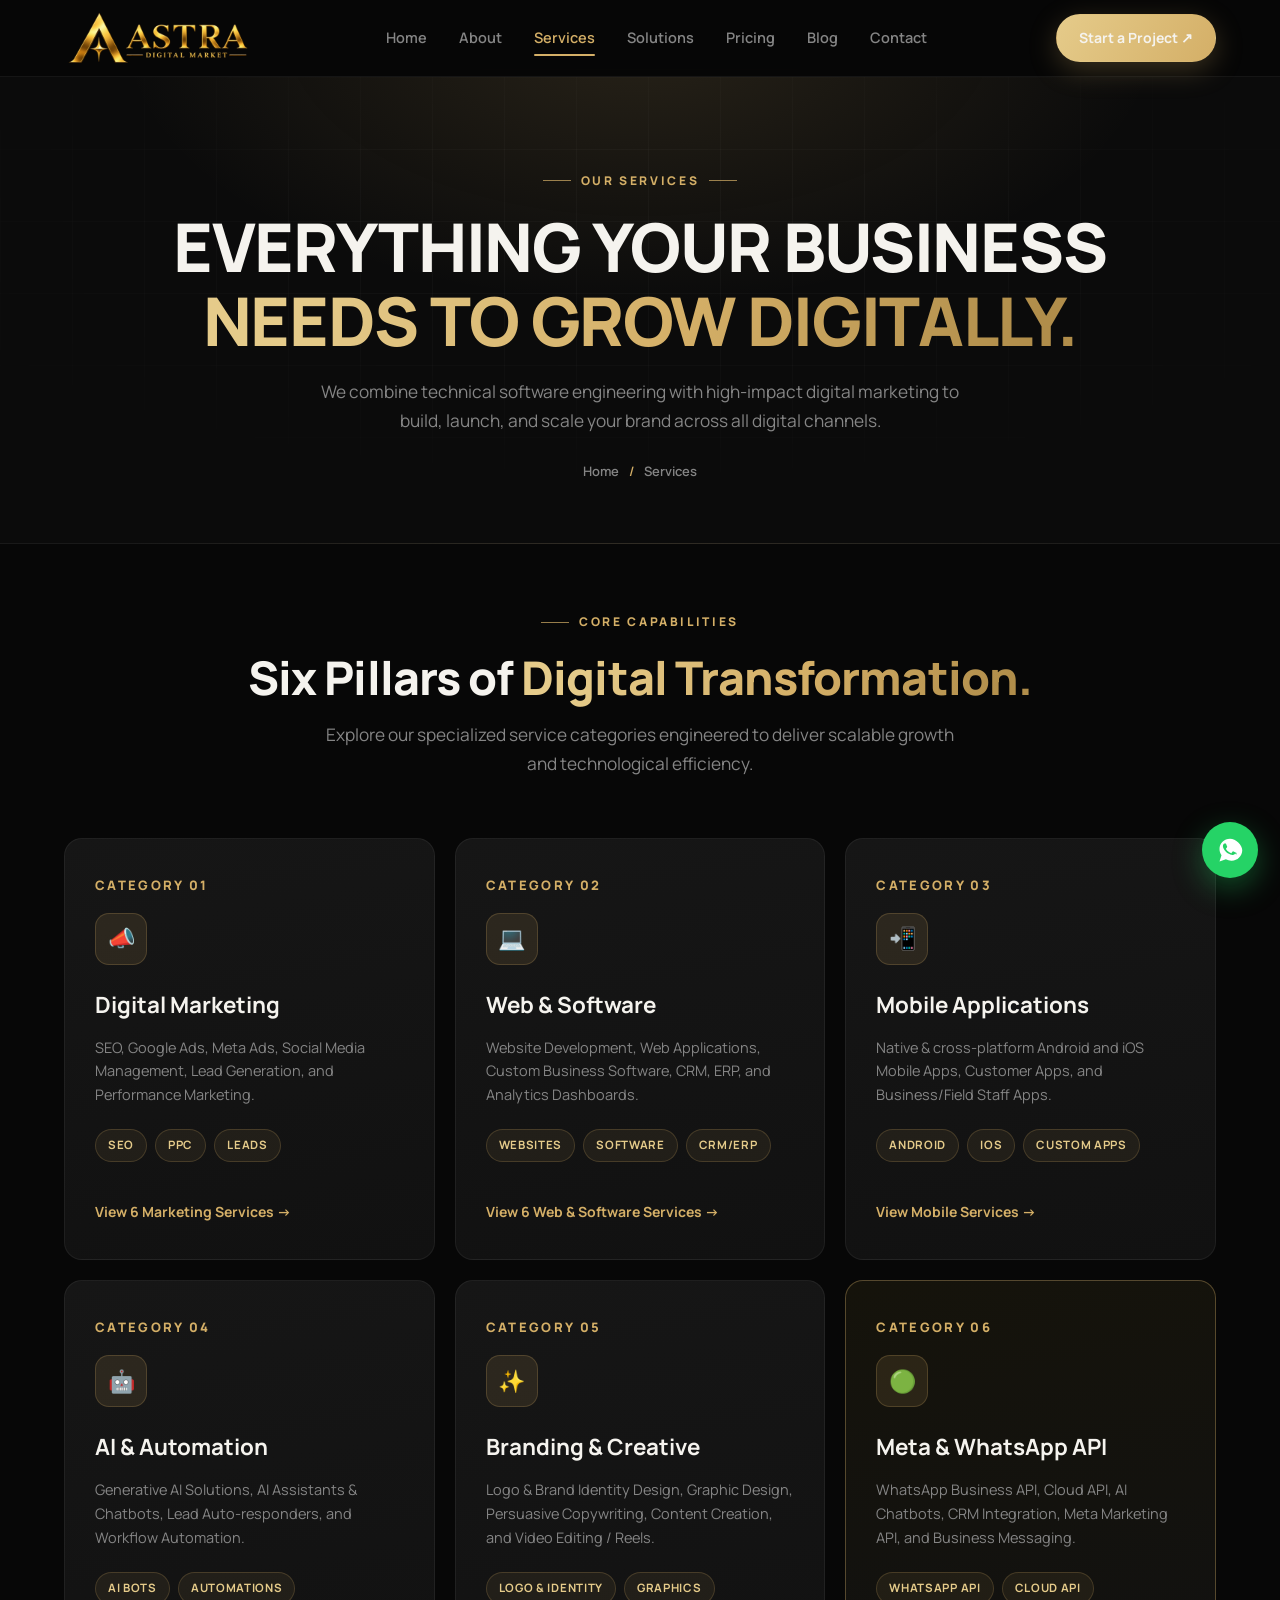
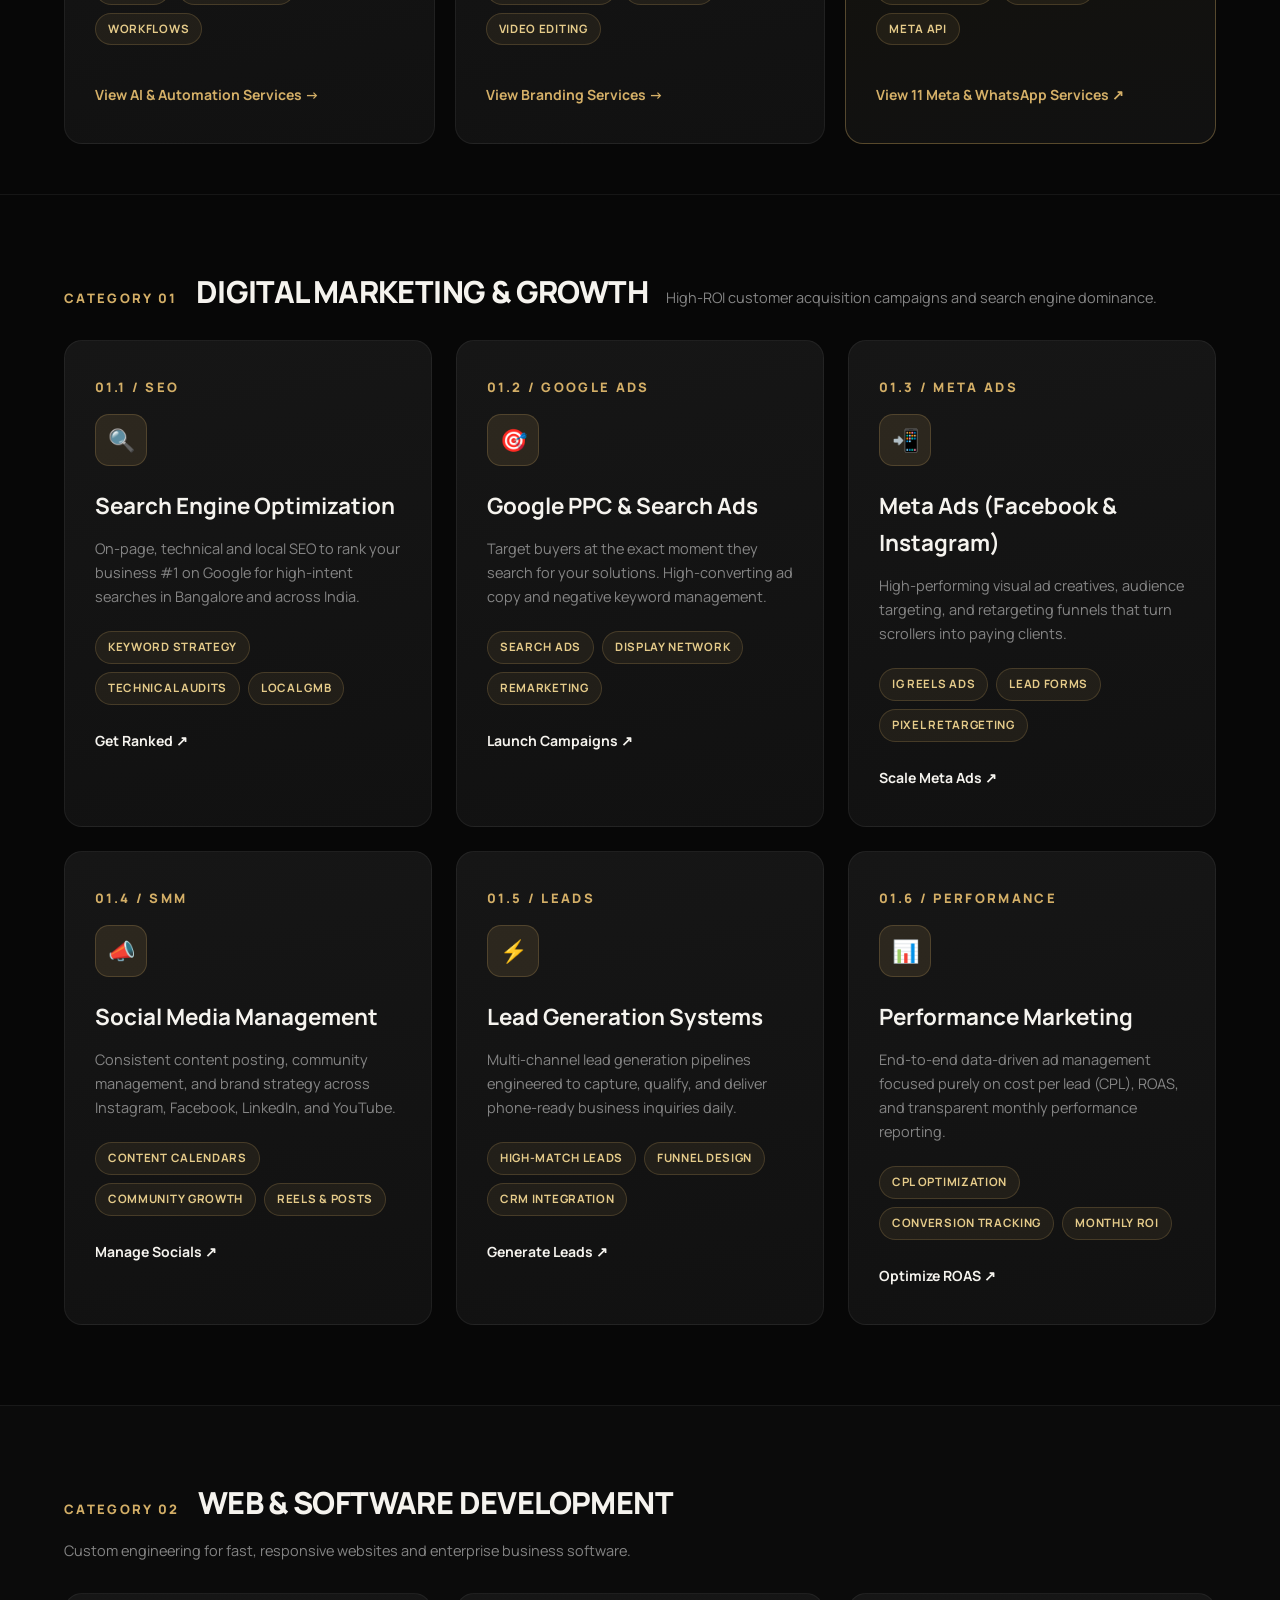
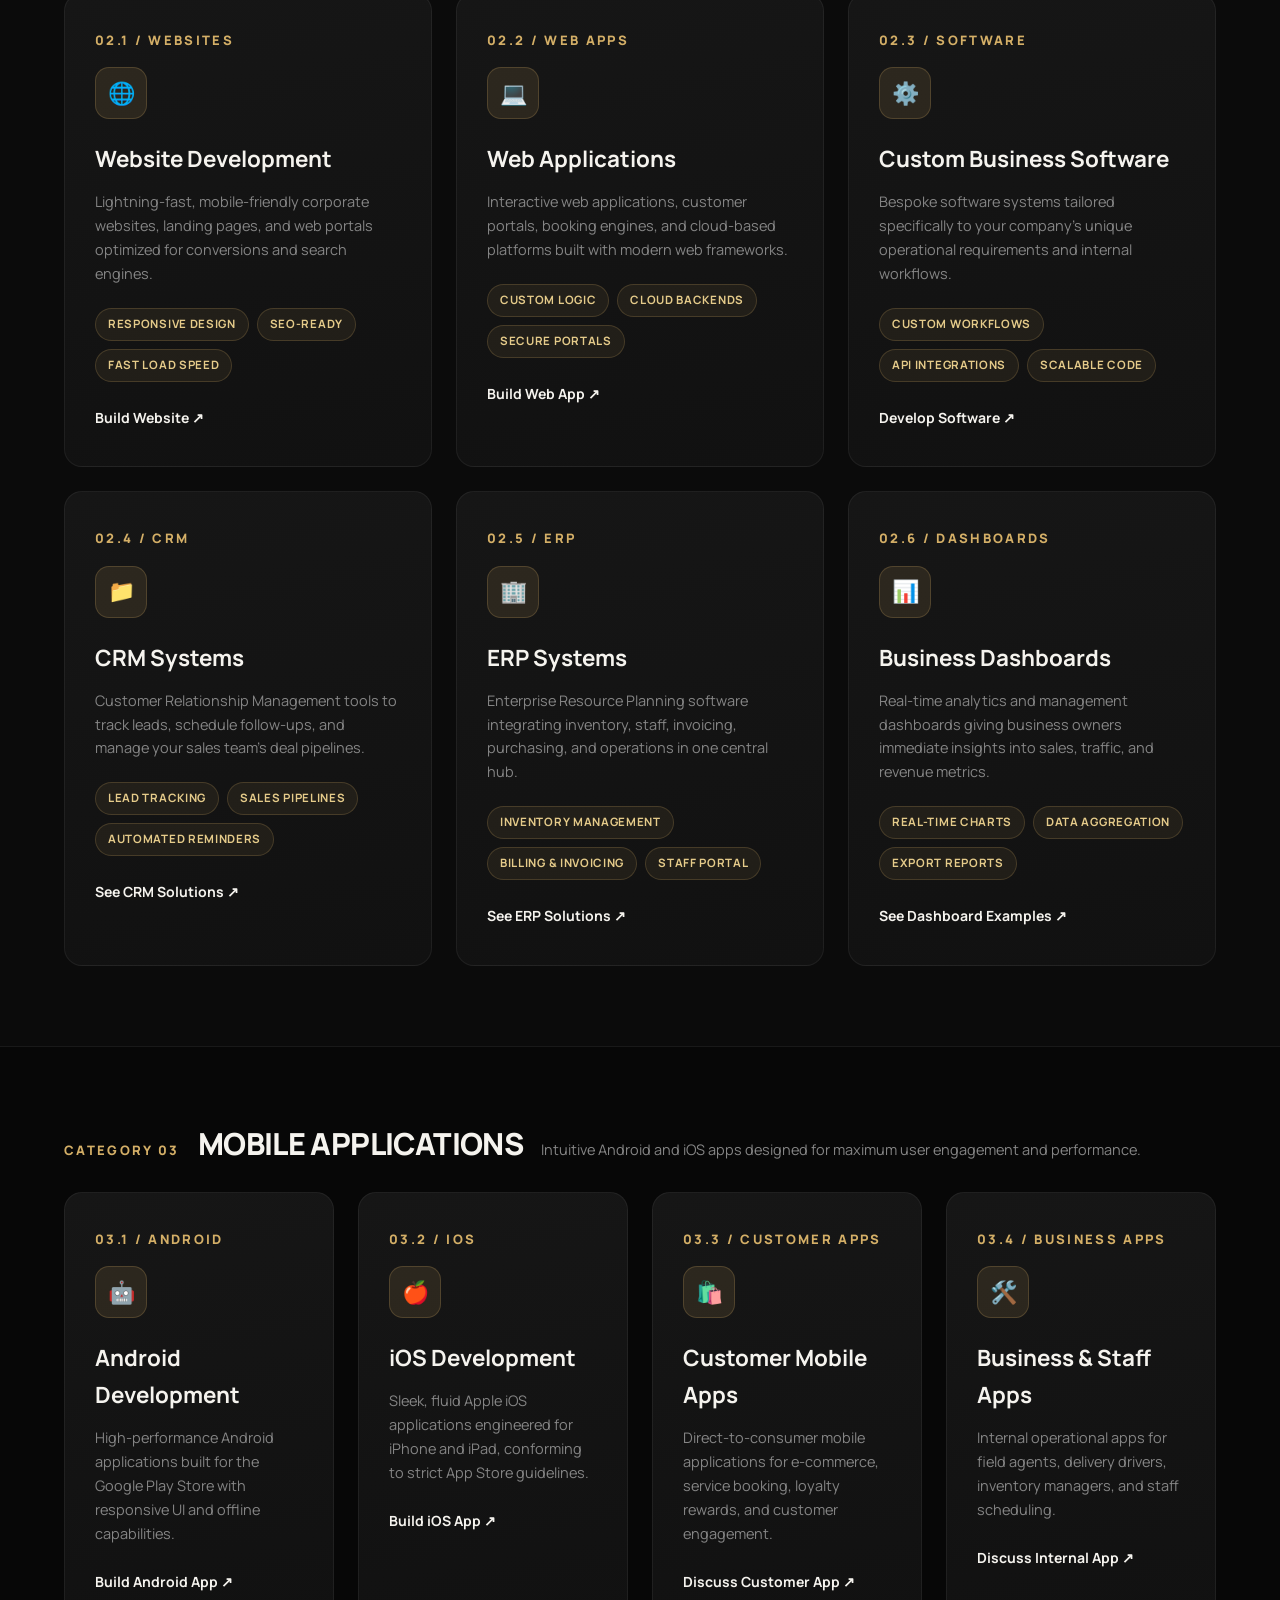
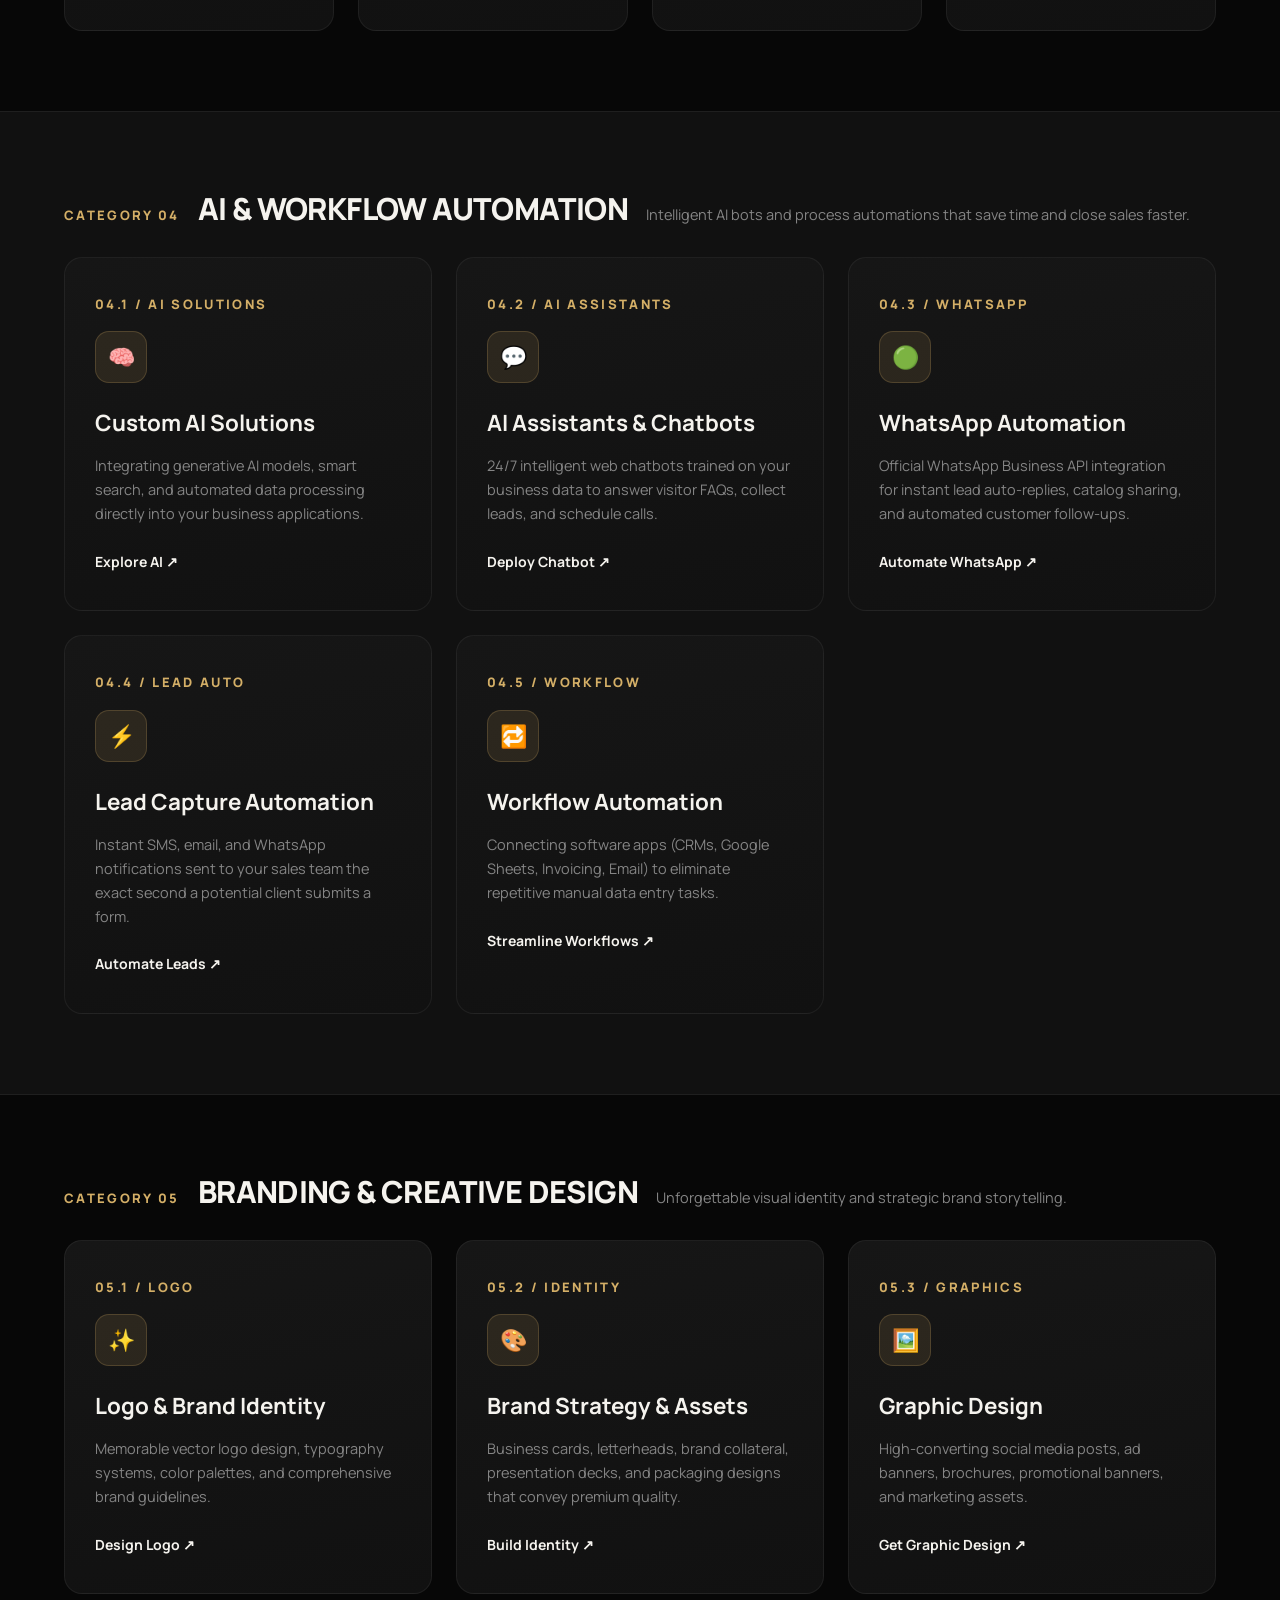
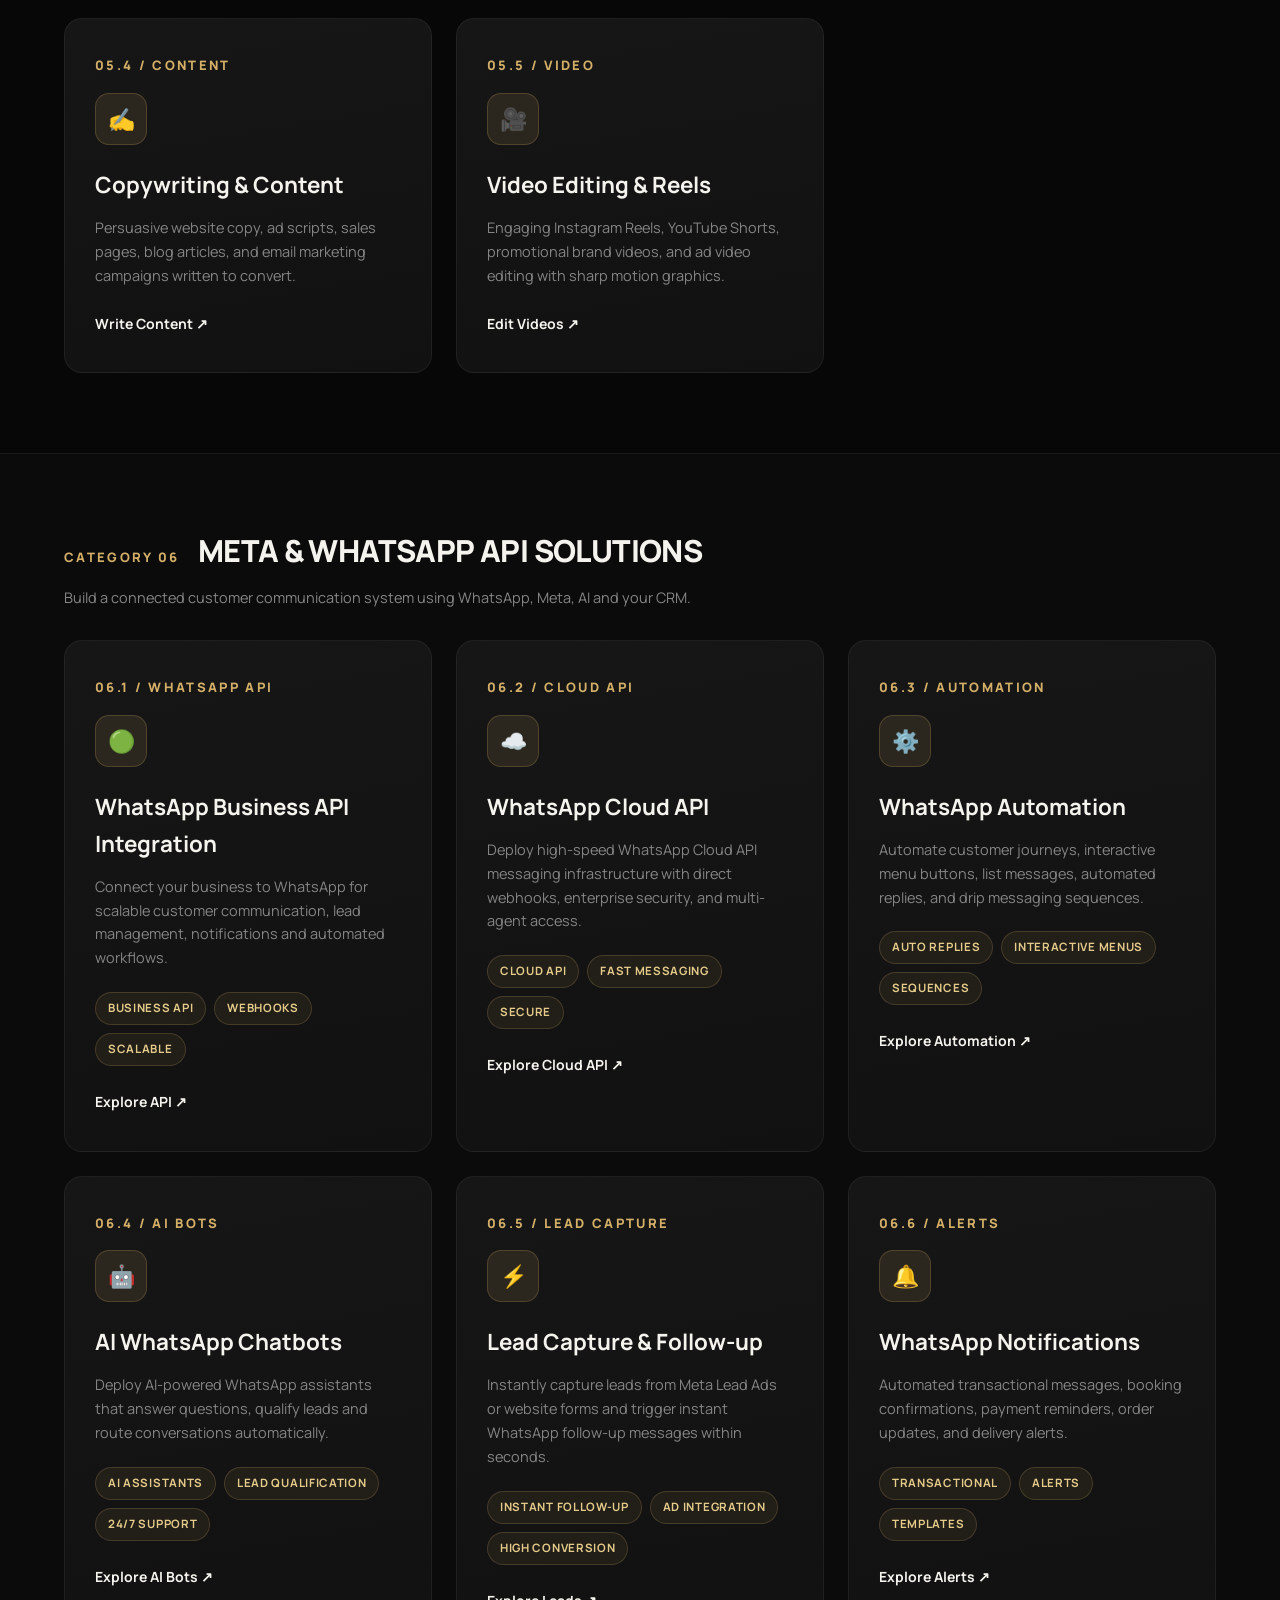
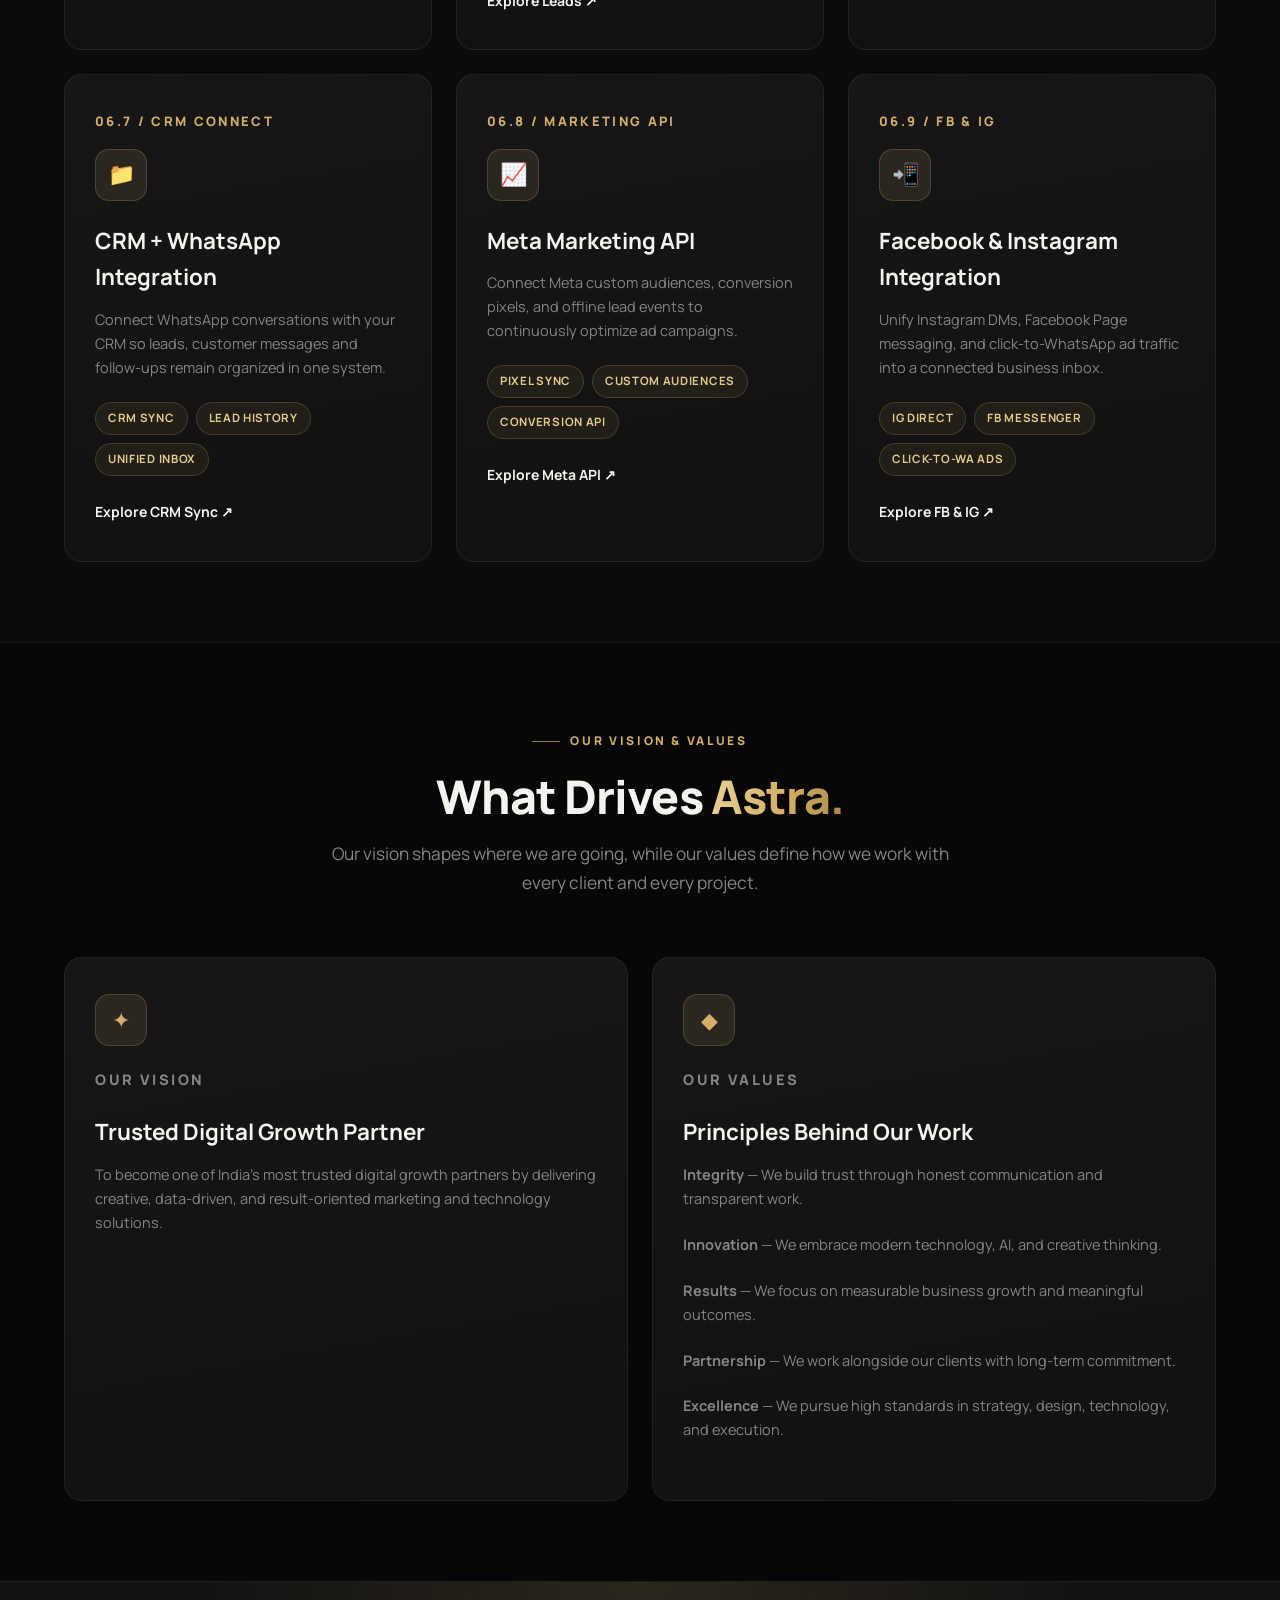
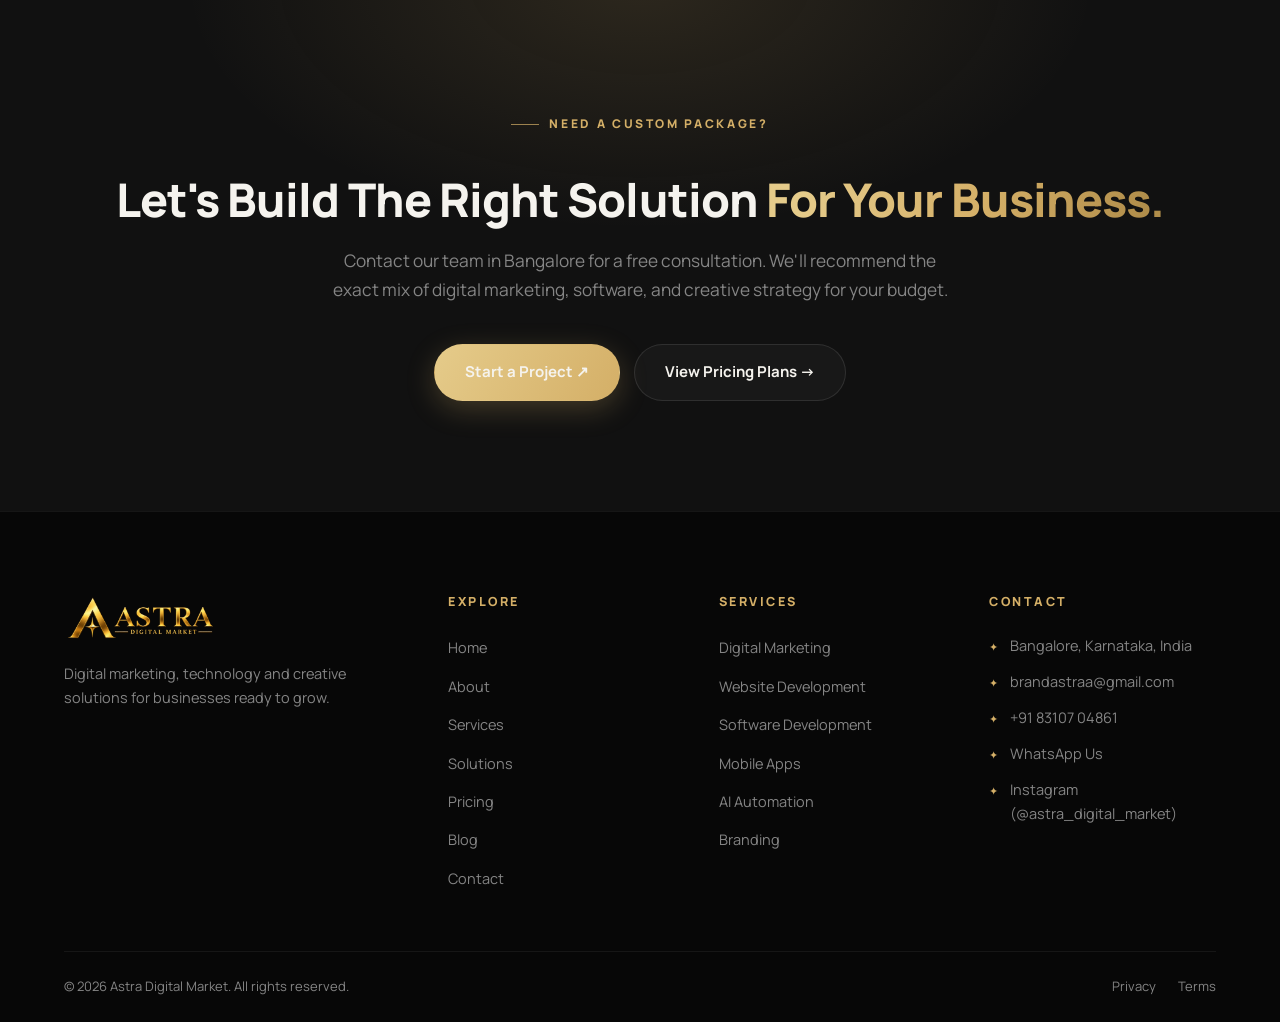
<file: service.html>
<!DOCTYPE html>
<html lang="en">
<head>
  <meta charset="utf-8">
  <meta name="viewport" content="width=device-width, initial-scale=1.0">
  <title>Our Services | Digital Marketing, Web & Software, Mobile Apps, AI & Branding — Astra Digital Market</title>
  <meta name="description" content="Explore Astra Digital Market's 5 premium service categories — Digital Marketing (SEO, Google Ads, Meta Ads, Leads), Web & Software Development, Mobile Applications (Android & iOS), AI & Automation, Branding & Creative.">
  <meta name="keywords" content="digital marketing services Bangalore, web development Karnataka, software development company, mobile app developers Bangalore, AI automation agency India, branding agency">
  <meta name="author" content="Astra Digital Market">
  <meta name="robots" content="index, follow">
  <link rel="canonical" href="https://www.astradigitalmarket.in/service.html">

  <!-- Open Graph -->
  <meta property="og:type" content="website">
  <meta property="og:site_name" content="Astra Digital Market">
  <meta property="og:title" content="Our Services | Astra Digital Market — Everything Your Business Needs To Grow Digitally">
  <meta property="og:description" content="Digital Marketing, Custom Software, Web Development, Mobile Apps, AI & Automation, and Brand Identity — full suite services in Bangalore, Karnataka.">
  <meta property="og:url" content="https://www.astradigitalmarket.in/service.html">
  <meta property="og:image" content="https://www.astradigitalmarket.in/img/astra-logo-new.png">
  <meta property="og:locale" content="en_IN">

  <!-- Twitter -->
  <meta name="twitter:card" content="summary_large_image">
  <meta name="twitter:title" content="Our Services | Astra Digital Market">
  <meta name="twitter:description" content="SEO, Google Ads, Meta Ads, Websites, Custom Software, Mobile Apps, AI Automation & Branding — Astra Digital Market.">
  <meta name="twitter:image" content="https://www.astradigitalmarket.in/img/astra-logo-new.png">

  <meta name="geo.region" content="IN-KA">
  <meta name="geo.placename" content="Bangalore, Karnataka, India">

  <link rel="icon" type="image/png" href="img/astra-logo-new.png">
  <link rel="apple-touch-icon" href="img/astra-logo-new.png">

  <!-- Schema.org JSON-LD -->
  <script type="application/ld+json">
  {
    "@context": "https://schema.org",
    "@type": "Service",
    "serviceType": "Digital Marketing & Software Development",
    "provider": {
      "@type": "LocalBusiness",
      "name": "Astra Digital Market",
      "url": "https://www.astradigitalmarket.in",
      "telephone": "+918310704861",
      "address": {
        "@type": "PostalAddress",
        "addressLocality": "Bangalore",
        "addressRegion": "Karnataka",
        "postalCode": "563114",
        "addressCountry": "IN"
      }
    },
    "hasOfferCatalog": {
      "@type": "OfferCatalog",
      "name": "Services Catalog",
      "itemListElement": [
        {"@type": "Offer", "itemOffered": {"@type": "Service", "name": "Digital Marketing"}},
        {"@type": "Offer", "itemOffered": {"@type": "Service", "name": "Web & Software Development"}},
        {"@type": "Offer", "itemOffered": {"@type": "Service", "name": "Mobile Applications"}},
        {"@type": "Offer", "itemOffered": {"@type": "Service", "name": "AI & Automation"}},
        {"@type": "Offer", "itemOffered": {"@type": "Service", "name": "Branding & Creative"}}
      ]
    },
    "areaServed": ["Bangalore", "Karnataka", "India"],
    "url": "https://www.astradigitalmarket.in/service.html"
  }
  </script>

  <link rel="preconnect" href="https://fonts.googleapis.com">
  <link rel="preconnect" href="https://fonts.gstatic.com" crossorigin>
  <link href="https://fonts.googleapis.com/css2?family=Manrope:wght@400;500;600;700;800&display=swap" rel="stylesheet">
  <link href="css/astra-ui.css" rel="stylesheet">
</head>
<body class="ap-page">

  <!-- ================= GLOBAL HEADER ================= -->
  <header class="ap-nav">
    <div class="ap-container ap-nav-inner">
      <a href="index.html" class="ap-logo" aria-label="Astra Digital Market — Home">
        <img src="img/astra-logo-new.png" alt="Astra Digital Market logo" width="180" height="52">
      </a>
      <nav class="ap-menu" aria-label="Primary">
        <a href="index.html">Home</a>
        <a href="about.html">About</a>
        <a href="service.html" class="ap-active" aria-current="page">Services</a>
        <a href="solutions.html">Solutions</a>
        <a href="pricing.html">Pricing</a>
        <a href="blog.html">Blog</a>
        <a href="contact.html">Contact</a>
      </nav>
      <div class="ap-nav-cta">
        <a href="contact.html" class="ap-btn ap-btn-gold ap-btn-sm">Start a Project ↗</a>
        <button class="ap-burger" aria-expanded="false" aria-controls="auMobile" aria-label="Open menu">
          <span></span><span></span><span></span>
        </button>
      </div>
    </div>
    <nav class="ap-mobile" id="auMobile" aria-label="Mobile">
      <a href="index.html">Home</a>
      <a href="about.html">About</a>
      <a href="service.html" class="ap-active" aria-current="page">Services</a>
      <a href="solutions.html">Solutions</a>
      <a href="pricing.html">Pricing</a>
      <a href="blog.html">Blog</a>
      <a href="contact.html">Contact</a>
      <a href="contact.html" class="ap-btn ap-btn-gold">Start a Project ↗</a>
    </nav>
  </header>

  <main>
    <!-- ================= PAGE HERO ================= -->
    <section class="ap-pagehero">
      <div class="ap-hero-grid-bg" aria-hidden="true"></div>
      <div class="ap-container">
        <p class="ap-eyebrow ap-reveal">OUR SERVICES</p>
        <h1 class="ap-h1 ap-reveal ap-d1">EVERYTHING YOUR BUSINESS<br><span class="ap-gold">NEEDS TO GROW DIGITALLY.</span></h1>
        <p class="ap-lead ap-reveal ap-d2">We combine technical software engineering with high-impact digital marketing to build, launch, and scale your brand across all digital channels.</p>
        <nav class="ap-breadcrumb ap-reveal ap-d3" aria-label="Breadcrumb">
          <a href="index.html">Home</a><span class="sep">/</span><span aria-current="page">Services</span>
        </nav>
      </div>
    </section>

    <!-- ================= 5 SERVICE CATEGORIES SHOWCASE (IMMEDIATELY BELOW HERO) ================= -->
    <section class="ap-section" style="padding-top:60px; padding-bottom:50px;">
      <div class="ap-container">
        <div class="ap-sec-head ap-center">
          <p class="ap-eyebrow ap-reveal">CORE CAPABILITIES</p>
          <h2 class="ap-h2 ap-reveal ap-d1">Six Pillars of <span class="ap-gold">Digital Transformation.</span></h2>
          <p class="ap-lead ap-reveal ap-d2">Explore our specialized service categories engineered to deliver scalable growth and technological efficiency.</p>
        </div>

        <div class="ap-grid-3" style="gap:20px;">
          <!-- 01 DIGITAL MARKETING -->
          <a href="#cat-marketing" class="ap-card ap-reveal" style="display:flex; flex-direction:column; text-decoration:none;">
            <span class="ap-card-num">CATEGORY 01</span>
            <div class="ap-card-ico">📣</div>
            <h3 class="ap-h3">Digital Marketing</h3>
            <p>SEO, Google Ads, Meta Ads, Social Media Management, Lead Generation, and Performance Marketing.</p>
            <div class="ap-benefits" style="margin-top:auto;"><span>SEO</span><span>PPC</span><span>Leads</span></div>
            <span class="ap-textlink" style="margin-top:16px;">View 6 Marketing Services →</span>
          </a>

          <!-- 02 WEB & SOFTWARE -->
          <a href="#cat-software" class="ap-card ap-reveal ap-d1" style="display:flex; flex-direction:column; text-decoration:none;">
            <span class="ap-card-num">CATEGORY 02</span>
            <div class="ap-card-ico">💻</div>
            <h3 class="ap-h3">Web &amp; Software</h3>
            <p>Website Development, Web Applications, Custom Business Software, CRM, ERP, and Analytics Dashboards.</p>
            <div class="ap-benefits" style="margin-top:auto;"><span>Websites</span><span>Software</span><span>CRM/ERP</span></div>
            <span class="ap-textlink" style="margin-top:16px;">View 6 Web &amp; Software Services →</span>
          </a>

          <!-- 03 MOBILE APPLICATIONS -->
          <a href="#cat-mobile" class="ap-card ap-reveal ap-d2" style="display:flex; flex-direction:column; text-decoration:none;">
            <span class="ap-card-num">CATEGORY 03</span>
            <div class="ap-card-ico">📲</div>
            <h3 class="ap-h3">Mobile Applications</h3>
            <p>Native &amp; cross-platform Android and iOS Mobile Apps, Customer Apps, and Business/Field Staff Apps.</p>
            <div class="ap-benefits" style="margin-top:auto;"><span>Android</span><span>iOS</span><span>Custom Apps</span></div>
            <span class="ap-textlink" style="margin-top:16px;">View Mobile Services →</span>
          </a>

          <!-- 04 AI & AUTOMATION -->
          <a href="#cat-ai" class="ap-card ap-reveal" style="display:flex; flex-direction:column; text-decoration:none;">
            <span class="ap-card-num">CATEGORY 04</span>
            <div class="ap-card-ico">🤖</div>
            <h3 class="ap-h3">AI &amp; Automation</h3>
            <p>Generative AI Solutions, AI Assistants &amp; Chatbots, Lead Auto-responders, and Workflow Automation.</p>
            <div class="ap-benefits" style="margin-top:auto;"><span>AI Bots</span><span>Automations</span><span>Workflows</span></div>
            <span class="ap-textlink" style="margin-top:16px;">View AI &amp; Automation Services →</span>
          </a>

          <!-- 05 BRANDING & CREATIVE -->
          <a href="#cat-branding" class="ap-card ap-reveal ap-d1" style="display:flex; flex-direction:column; text-decoration:none;">
            <span class="ap-card-num">CATEGORY 05</span>
            <div class="ap-card-ico">✨</div>
            <h3 class="ap-h3">Branding &amp; Creative</h3>
            <p>Logo &amp; Brand Identity Design, Graphic Design, Persuasive Copywriting, Content Creation, and Video Editing / Reels.</p>
            <div class="ap-benefits" style="margin-top:auto;"><span>Logo &amp; Identity</span><span>Graphics</span><span>Video Editing</span></div>
            <span class="ap-textlink" style="margin-top:16px;">View Branding Services →</span>
          </a>

          <!-- 06 META & WHATSAPP API -->
          <a href="#cat-meta-whatsapp" class="ap-card ap-reveal ap-d2" style="display:flex; flex-direction:column; text-decoration:none; border-color:rgba(212,175,103,.35); background:linear-gradient(170deg, #15130b, var(--astra-surface));">
            <span class="ap-card-num">CATEGORY 06</span>
            <div class="ap-card-ico">🟢</div>
            <h3 class="ap-h3">Meta &amp; WhatsApp API</h3>
            <p>WhatsApp Business API, Cloud API, AI Chatbots, CRM Integration, Meta Marketing API, and Business Messaging.</p>
            <div class="ap-benefits" style="margin-top:auto;"><span>WhatsApp API</span><span>Cloud API</span><span>Meta API</span></div>
            <span class="ap-textlink" style="margin-top:16px;">View 11 Meta &amp; WhatsApp Services ↗</span>
          </a>
        </div>
      </div>
    </section>

    <!-- ================= 01 DIGITAL MARKETING ================= -->
    <section id="cat-marketing" class="ap-section" style="border-top:1px solid var(--astra-border-soft)">
      <div class="ap-container">
        <div class="ap-scat-head ap-reveal">
          <span class="ap-scnum">CATEGORY 01</span>
          <h2 class="ap-h2">DIGITAL MARKETING &amp; GROWTH</h2>
          <p>High-ROI customer acquisition campaigns and search engine dominance.</p>
        </div>

        <div class="ap-grid-3">
          <article class="ap-card ap-reveal">
            <span class="ap-card-num">01.1 / SEO</span>
            <div class="ap-card-ico">🔍</div>
            <h3 class="ap-h3">Search Engine Optimization</h3>
            <p>On-page, technical and local SEO to rank your business #1 on Google for high-intent searches in Bangalore and across India.</p>
            <div class="ap-benefits"><span>Keyword Strategy</span><span>Technical Audits</span><span>Local GMB</span></div>
            <a class="ap-textlink" href="contact.html">Get Ranked ↗</a>
          </article>

          <article class="ap-card ap-reveal ap-d1">
            <span class="ap-card-num">01.2 / GOOGLE ADS</span>
            <div class="ap-card-ico">🎯</div>
            <h3 class="ap-h3">Google PPC &amp; Search Ads</h3>
            <p>Target buyers at the exact moment they search for your solutions. High-converting ad copy and negative keyword management.</p>
            <div class="ap-benefits"><span>Search Ads</span><span>Display Network</span><span>Remarketing</span></div>
            <a class="ap-textlink" href="contact.html">Launch Campaigns ↗</a>
          </article>

          <article class="ap-card ap-reveal ap-d2">
            <span class="ap-card-num">01.3 / META ADS</span>
            <div class="ap-card-ico">📲</div>
            <h3 class="ap-h3">Meta Ads (Facebook &amp; Instagram)</h3>
            <p>High-performing visual ad creatives, audience targeting, and retargeting funnels that turn scrollers into paying clients.</p>
            <div class="ap-benefits"><span>IG Reels Ads</span><span>Lead Forms</span><span>Pixel Retargeting</span></div>
            <a class="ap-textlink" href="contact.html">Scale Meta Ads ↗</a>
          </article>

          <article class="ap-card ap-reveal">
            <span class="ap-card-num">01.4 / SMM</span>
            <div class="ap-card-ico">📣</div>
            <h3 class="ap-h3">Social Media Management</h3>
            <p>Consistent content posting, community management, and brand strategy across Instagram, Facebook, LinkedIn, and YouTube.</p>
            <div class="ap-benefits"><span>Content Calendars</span><span>Community Growth</span><span>Reels &amp; Posts</span></div>
            <a class="ap-textlink" href="contact.html">Manage Socials ↗</a>
          </article>

          <article class="ap-card ap-reveal ap-d1">
            <span class="ap-card-num">01.5 / LEADS</span>
            <div class="ap-card-ico">⚡</div>
            <h3 class="ap-h3">Lead Generation Systems</h3>
            <p>Multi-channel lead generation pipelines engineered to capture, qualify, and deliver phone-ready business inquiries daily.</p>
            <div class="ap-benefits"><span>High-Match Leads</span><span>Funnel Design</span><span>CRM Integration</span></div>
            <a class="ap-textlink" href="contact.html">Generate Leads ↗</a>
          </article>

          <article class="ap-card ap-reveal ap-d2">
            <span class="ap-card-num">01.6 / PERFORMANCE</span>
            <div class="ap-card-ico">📊</div>
            <h3 class="ap-h3">Performance Marketing</h3>
            <p>End-to-end data-driven ad management focused purely on cost per lead (CPL), ROAS, and transparent monthly performance reporting.</p>
            <div class="ap-benefits"><span>CPL Optimization</span><span>Conversion Tracking</span><span>Monthly ROI</span></div>
            <a class="ap-textlink" href="contact.html">Optimize ROAS ↗</a>
          </article>
        </div>
      </div>
    </section>

    <!-- ================= 02 WEB & SOFTWARE ================= -->
    <section id="cat-software" class="ap-section" style="background:var(--astra-bg-2); border-block:1px solid var(--astra-border-soft)">
      <div class="ap-container">
        <div class="ap-scat-head ap-reveal">
          <span class="ap-scnum">CATEGORY 02</span>
          <h2 class="ap-h2">WEB &amp; SOFTWARE DEVELOPMENT</h2>
          <p>Custom engineering for fast, responsive websites and enterprise business software.</p>
        </div>

        <div class="ap-grid-3">
          <article class="ap-card ap-reveal">
            <span class="ap-card-num">02.1 / WEBSITES</span>
            <div class="ap-card-ico">🌐</div>
            <h3 class="ap-h3">Website Development</h3>
            <p>Lightning-fast, mobile-friendly corporate websites, landing pages, and web portals optimized for conversions and search engines.</p>
            <div class="ap-benefits"><span>Responsive Design</span><span>SEO-Ready</span><span>Fast Load Speed</span></div>
            <a class="ap-textlink" href="contact.html">Build Website ↗</a>
          </article>

          <article class="ap-card ap-reveal ap-d1">
            <span class="ap-card-num">02.2 / WEB APPS</span>
            <div class="ap-card-ico">💻</div>
            <h3 class="ap-h3">Web Applications</h3>
            <p>Interactive web applications, customer portals, booking engines, and cloud-based platforms built with modern web frameworks.</p>
            <div class="ap-benefits"><span>Custom Logic</span><span>Cloud Backends</span><span>Secure Portals</span></div>
            <a class="ap-textlink" href="contact.html">Build Web App ↗</a>
          </article>

          <article class="ap-card ap-reveal ap-d2">
            <span class="ap-card-num">02.3 / SOFTWARE</span>
            <div class="ap-card-ico">⚙️</div>
            <h3 class="ap-h3">Custom Business Software</h3>
            <p>Bespoke software systems tailored specifically to your company's unique operational requirements and internal workflows.</p>
            <div class="ap-benefits"><span>Custom Workflows</span><span>API Integrations</span><span>Scalable Code</span></div>
            <a class="ap-textlink" href="contact.html">Develop Software ↗</a>
          </article>

          <article class="ap-card ap-reveal">
            <span class="ap-card-num">02.4 / CRM</span>
            <div class="ap-card-ico">📁</div>
            <h3 class="ap-h3">CRM Systems</h3>
            <p>Customer Relationship Management tools to track leads, schedule follow-ups, and manage your sales team's deal pipelines.</p>
            <div class="ap-benefits"><span>Lead Tracking</span><span>Sales Pipelines</span><span>Automated Reminders</span></div>
            <a class="ap-textlink" href="solutions.html">See CRM Solutions ↗</a>
          </article>

          <article class="ap-card ap-reveal ap-d1">
            <span class="ap-card-num">02.5 / ERP</span>
            <div class="ap-card-ico">🏢</div>
            <h3 class="ap-h3">ERP Systems</h3>
            <p>Enterprise Resource Planning software integrating inventory, staff, invoicing, purchasing, and operations in one central hub.</p>
            <div class="ap-benefits"><span>Inventory Management</span><span>Billing & Invoicing</span><span>Staff Portal</span></div>
            <a class="ap-textlink" href="solutions.html">See ERP Solutions ↗</a>
          </article>

          <article class="ap-card ap-reveal ap-d2">
            <span class="ap-card-num">02.6 / DASHBOARDS</span>
            <div class="ap-card-ico">📊</div>
            <h3 class="ap-h3">Business Dashboards</h3>
            <p>Real-time analytics and management dashboards giving business owners immediate insights into sales, traffic, and revenue metrics.</p>
            <div class="ap-benefits"><span>Real-Time Charts</span><span>Data Aggregation</span><span>Export Reports</span></div>
            <a class="ap-textlink" href="solutions.html">See Dashboard Examples ↗</a>
          </article>
        </div>
      </div>
    </section>

    <!-- ================= 03 MOBILE APPLICATIONS ================= -->
    <section id="cat-mobile" class="ap-section">
      <div class="ap-container">
        <div class="ap-scat-head ap-reveal">
          <span class="ap-scnum">CATEGORY 03</span>
          <h2 class="ap-h2">MOBILE APPLICATIONS</h2>
          <p>Intuitive Android and iOS apps designed for maximum user engagement and performance.</p>
        </div>

        <div class="ap-grid-4">
          <article class="ap-card ap-reveal">
            <span class="ap-card-num">03.1 / ANDROID</span>
            <div class="ap-card-ico">🤖</div>
            <h3 class="ap-h3">Android Development</h3>
            <p>High-performance Android applications built for the Google Play Store with responsive UI and offline capabilities.</p>
            <a class="ap-textlink" href="contact.html">Build Android App ↗</a>
          </article>

          <article class="ap-card ap-reveal ap-d1">
            <span class="ap-card-num">03.2 / IOS</span>
            <div class="ap-card-ico">🍎</div>
            <h3 class="ap-h3">iOS Development</h3>
            <p>Sleek, fluid Apple iOS applications engineered for iPhone and iPad, conforming to strict App Store guidelines.</p>
            <a class="ap-textlink" href="contact.html">Build iOS App ↗</a>
          </article>

          <article class="ap-card ap-reveal ap-d2">
            <span class="ap-card-num">03.3 / CUSTOMER APPS</span>
            <div class="ap-card-ico">🛍️</div>
            <h3 class="ap-h3">Customer Mobile Apps</h3>
            <p>Direct-to-consumer mobile applications for e-commerce, service booking, loyalty rewards, and customer engagement.</p>
            <a class="ap-textlink" href="contact.html">Discuss Customer App ↗</a>
          </article>

          <article class="ap-card ap-reveal ap-d3">
            <span class="ap-card-num">03.4 / BUSINESS APPS</span>
            <div class="ap-card-ico">🛠️</div>
            <h3 class="ap-h3">Business &amp; Staff Apps</h3>
            <p>Internal operational apps for field agents, delivery drivers, inventory managers, and staff scheduling.</p>
            <a class="ap-textlink" href="contact.html">Discuss Internal App ↗</a>
          </article>
        </div>
      </div>
    </section>

    <!-- ================= 04 AI & AUTOMATION ================= -->
    <section id="cat-ai" class="ap-section" style="background:var(--astra-surface); border-block:1px solid var(--astra-border-soft)">
      <div class="ap-container">
        <div class="ap-scat-head ap-reveal">
          <span class="ap-scnum">CATEGORY 04</span>
          <h2 class="ap-h2">AI &amp; WORKFLOW AUTOMATION</h2>
          <p>Intelligent AI bots and process automations that save time and close sales faster.</p>
        </div>

        <div class="ap-grid-3">
          <article class="ap-card ap-reveal">
            <span class="ap-card-num">04.1 / AI SOLUTIONS</span>
            <div class="ap-card-ico">🧠</div>
            <h3 class="ap-h3">Custom AI Solutions</h3>
            <p>Integrating generative AI models, smart search, and automated data processing directly into your business applications.</p>
            <a class="ap-textlink" href="contact.html">Explore AI ↗</a>
          </article>

          <article class="ap-card ap-reveal ap-d1">
            <span class="ap-card-num">04.2 / AI ASSISTANTS</span>
            <div class="ap-card-ico">💬</div>
            <h3 class="ap-h3">AI Assistants &amp; Chatbots</h3>
            <p>24/7 intelligent web chatbots trained on your business data to answer visitor FAQs, collect leads, and schedule calls.</p>
            <a class="ap-textlink" href="contact.html">Deploy Chatbot ↗</a>
          </article>

          <article class="ap-card ap-reveal ap-d2">
            <span class="ap-card-num">04.3 / WHATSAPP</span>
            <div class="ap-card-ico">🟢</div>
            <h3 class="ap-h3">WhatsApp Automation</h3>
            <p>Official WhatsApp Business API integration for instant lead auto-replies, catalog sharing, and automated customer follow-ups.</p>
            <a class="ap-textlink" href="contact.html">Automate WhatsApp ↗</a>
          </article>

          <article class="ap-card ap-reveal">
            <span class="ap-card-num">04.4 / LEAD AUTO</span>
            <div class="ap-card-ico">⚡</div>
            <h3 class="ap-h3">Lead Capture Automation</h3>
            <p>Instant SMS, email, and WhatsApp notifications sent to your sales team the exact second a potential client submits a form.</p>
            <a class="ap-textlink" href="contact.html">Automate Leads ↗</a>
          </article>

          <article class="ap-card ap-reveal ap-d1">
            <span class="ap-card-num">04.5 / WORKFLOW</span>
            <div class="ap-card-ico">🔁</div>
            <h3 class="ap-h3">Workflow Automation</h3>
            <p>Connecting software apps (CRMs, Google Sheets, Invoicing, Email) to eliminate repetitive manual data entry tasks.</p>
            <a class="ap-textlink" href="contact.html">Streamline Workflows ↗</a>
          </article>
        </div>
      </div>
    </section>

    <!-- ================= 05 BRANDING & CREATIVE ================= -->
    <section id="cat-branding" class="ap-section">
      <div class="ap-container">
        <div class="ap-scat-head ap-reveal">
          <span class="ap-scnum">CATEGORY 05</span>
          <h2 class="ap-h2">BRANDING &amp; CREATIVE DESIGN</h2>
          <p>Unforgettable visual identity and strategic brand storytelling.</p>
        </div>

        <div class="ap-grid-3">
          <article class="ap-card ap-reveal">
            <span class="ap-card-num">05.1 / LOGO</span>
            <div class="ap-card-ico">✨</div>
            <h3 class="ap-h3">Logo &amp; Brand Identity</h3>
            <p>Memorable vector logo design, typography systems, color palettes, and comprehensive brand guidelines.</p>
            <a class="ap-textlink" href="contact.html">Design Logo ↗</a>
          </article>

          <article class="ap-card ap-reveal ap-d1">
            <span class="ap-card-num">05.2 / IDENTITY</span>
            <div class="ap-card-ico">🎨</div>
            <h3 class="ap-h3">Brand Strategy &amp; Assets</h3>
            <p>Business cards, letterheads, brand collateral, presentation decks, and packaging designs that convey premium quality.</p>
            <a class="ap-textlink" href="contact.html">Build Identity ↗</a>
          </article>

          <article class="ap-card ap-reveal ap-d2">
            <span class="ap-card-num">05.3 / GRAPHICS</span>
            <div class="ap-card-ico">🖼️</div>
            <h3 class="ap-h3">Graphic Design</h3>
            <p>High-converting social media posts, ad banners, brochures, promotional banners, and marketing assets.</p>
            <a class="ap-textlink" href="contact.html">Get Graphic Design ↗</a>
          </article>

          <article class="ap-card ap-reveal">
            <span class="ap-card-num">05.4 / CONTENT</span>
            <div class="ap-card-ico">✍️</div>
            <h3 class="ap-h3">Copywriting &amp; Content</h3>
            <p>Persuasive website copy, ad scripts, sales pages, blog articles, and email marketing campaigns written to convert.</p>
            <a class="ap-textlink" href="contact.html">Write Content ↗</a>
          </article>

          <article class="ap-card ap-reveal ap-d1">
            <span class="ap-card-num">05.5 / VIDEO</span>
            <div class="ap-card-ico">🎥</div>
            <h3 class="ap-h3">Video Editing &amp; Reels</h3>
            <p>Engaging Instagram Reels, YouTube Shorts, promotional brand videos, and ad video editing with sharp motion graphics.</p>
            <a class="ap-textlink" href="contact.html">Edit Videos ↗</a>
          </article>
        </div>
      </div>
    </section>

    <!-- ================= 06 META & WHATSAPP API SOLUTIONS ================= -->
    <section id="cat-meta-whatsapp" class="ap-section" style="background:var(--astra-bg-2); border-block:1px solid var(--astra-border-soft)">
      <div class="ap-container">
        <div class="ap-scat-head ap-reveal">
          <span class="ap-scnum">CATEGORY 06</span>
          <h2 class="ap-h2">META &amp; WHATSAPP API SOLUTIONS</h2>
          <p>Build a connected customer communication system using WhatsApp, Meta, AI and your CRM.</p>
        </div>

        <div class="ap-grid-3">
          <article class="ap-card ap-reveal">
            <span class="ap-card-num">06.1 / WHATSAPP API</span>
            <div class="ap-card-ico">🟢</div>
            <h3 class="ap-h3">WhatsApp Business API Integration</h3>
            <p>Connect your business to WhatsApp for scalable customer communication, lead management, notifications and automated workflows.</p>
            <div class="ap-benefits"><span>Business API</span><span>Webhooks</span><span>Scalable</span></div>
            <a class="ap-textlink" href="meta-whatsapp.html">Explore API ↗</a>
          </article>

          <article class="ap-card ap-reveal ap-d1">
            <span class="ap-card-num">06.2 / CLOUD API</span>
            <div class="ap-card-ico">☁️</div>
            <h3 class="ap-h3">WhatsApp Cloud API</h3>
            <p>Deploy high-speed WhatsApp Cloud API messaging infrastructure with direct webhooks, enterprise security, and multi-agent access.</p>
            <div class="ap-benefits"><span>Cloud API</span><span>Fast Messaging</span><span>Secure</span></div>
            <a class="ap-textlink" href="meta-whatsapp.html">Explore Cloud API ↗</a>
          </article>

          <article class="ap-card ap-reveal ap-d2">
            <span class="ap-card-num">06.3 / AUTOMATION</span>
            <div class="ap-card-ico">⚙️</div>
            <h3 class="ap-h3">WhatsApp Automation</h3>
            <p>Automate customer journeys, interactive menu buttons, list messages, automated replies, and drip messaging sequences.</p>
            <div class="ap-benefits"><span>Auto Replies</span><span>Interactive Menus</span><span>Sequences</span></div>
            <a class="ap-textlink" href="meta-whatsapp.html">Explore Automation ↗</a>
          </article>

          <article class="ap-card ap-reveal">
            <span class="ap-card-num">06.4 / AI BOTS</span>
            <div class="ap-card-ico">🤖</div>
            <h3 class="ap-h3">AI WhatsApp Chatbots</h3>
            <p>Deploy AI-powered WhatsApp assistants that answer questions, qualify leads and route conversations automatically.</p>
            <div class="ap-benefits"><span>AI Assistants</span><span>Lead Qualification</span><span>24/7 Support</span></div>
            <a class="ap-textlink" href="meta-whatsapp.html">Explore AI Bots ↗</a>
          </article>

          <article class="ap-card ap-reveal ap-d1">
            <span class="ap-card-num">06.5 / LEAD CAPTURE</span>
            <div class="ap-card-ico">⚡</div>
            <h3 class="ap-h3">Lead Capture &amp; Follow-up</h3>
            <p>Instantly capture leads from Meta Lead Ads or website forms and trigger instant WhatsApp follow-up messages within seconds.</p>
            <div class="ap-benefits"><span>Instant Follow-Up</span><span>Ad Integration</span><span>High Conversion</span></div>
            <a class="ap-textlink" href="meta-whatsapp.html">Explore Leads ↗</a>
          </article>

          <article class="ap-card ap-reveal ap-d2">
            <span class="ap-card-num">06.6 / ALERTS</span>
            <div class="ap-card-ico">🔔</div>
            <h3 class="ap-h3">WhatsApp Notifications</h3>
            <p>Automated transactional messages, booking confirmations, payment reminders, order updates, and delivery alerts.</p>
            <div class="ap-benefits"><span>Transactional</span><span>Alerts</span><span>Templates</span></div>
            <a class="ap-textlink" href="meta-whatsapp.html">Explore Alerts ↗</a>
          </article>

          <article class="ap-card ap-reveal">
            <span class="ap-card-num">06.7 / CRM CONNECT</span>
            <div class="ap-card-ico">📁</div>
            <h3 class="ap-h3">CRM + WhatsApp Integration</h3>
            <p>Connect WhatsApp conversations with your CRM so leads, customer messages and follow-ups remain organized in one system.</p>
            <div class="ap-benefits"><span>CRM Sync</span><span>Lead History</span><span>Unified Inbox</span></div>
            <a class="ap-textlink" href="meta-whatsapp.html">Explore CRM Sync ↗</a>
          </article>

          <article class="ap-card ap-reveal ap-d1">
            <span class="ap-card-num">06.8 / MARKETING API</span>
            <div class="ap-card-ico">📈</div>
            <h3 class="ap-h3">Meta Marketing API</h3>
            <p>Connect Meta custom audiences, conversion pixels, and offline lead events to continuously optimize ad campaigns.</p>
            <div class="ap-benefits"><span>Pixel Sync</span><span>Custom Audiences</span><span>Conversion API</span></div>
            <a class="ap-textlink" href="meta-whatsapp.html">Explore Meta API ↗</a>
          </article>

          <article class="ap-card ap-reveal ap-d2">
            <span class="ap-card-num">06.9 / FB &amp; IG</span>
            <div class="ap-card-ico">📲</div>
            <h3 class="ap-h3">Facebook &amp; Instagram Integration</h3>
            <p>Unify Instagram DMs, Facebook Page messaging, and click-to-WhatsApp ad traffic into a connected business inbox.</p>
            <div class="ap-benefits"><span>IG Direct</span><span>FB Messenger</span><span>Click-to-WA Ads</span></div>
            <a class="ap-textlink" href="meta-whatsapp.html">Explore FB &amp; IG ↗</a>
          </article>
        </div>
      </div>
    </section>

    <!-- ================= FINAL CTA ================= -->
    <section class="ap-final">
      <div class="ap-container">
        <p class="ap-eyebrow ap-reveal">NEED A CUSTOM PACKAGE?</p>
        <h2 class="ap-h2 ap-reveal ap-d1">Let's Build The Right Solution <span class="ap-gold">For Your Business.</span></h2>
        <p class="ap-lead ap-reveal ap-d2">Contact our team in Bangalore for a free consultation. We'll recommend the exact mix of digital marketing, software, and creative strategy for your budget.</p>
        <div class="ap-btn-row ap-reveal ap-d3">
          <a href="contact.html" class="ap-btn ap-btn-gold">Start a Project ↗</a>
          <a href="pricing.html" class="ap-btn ap-btn-ghost">View Pricing Plans →</a>
        </div>
      </div>
    </section>
  </main>

  <!-- ================= GLOBAL FOOTER ================= -->
  <footer class="ap-footer">
    <div class="ap-container">
      <div class="ap-footer-grid">
        <div class="ap-footer-brand">
          <img src="img/astra-logo-new.png" alt="Astra Digital Market logo" loading="lazy" width="180" height="52">
          <p>Digital marketing, technology and creative solutions for businesses ready to grow.</p>
        </div>
        <nav aria-label="Footer navigation">
          <h4>EXPLORE</h4>
          <ul>
            <li><a href="index.html">Home</a></li>
            <li><a href="about.html">About</a></li>
            <li><a href="service.html">Services</a></li>
            <li><a href="solutions.html">Solutions</a></li>
            <li><a href="pricing.html">Pricing</a></li>
            <li><a href="blog.html">Blog</a></li>
            <li><a href="contact.html">Contact</a></li>
          </ul>
        </nav>
        <nav aria-label="Footer services">
          <h4>SERVICES</h4>
          <ul>
            <li><a href="service.html">Digital Marketing</a></li>
            <li><a href="service.html">Website Development</a></li>
            <li><a href="service.html">Software Development</a></li>
            <li><a href="service.html">Mobile Apps</a></li>
            <li><a href="service.html">AI Automation</a></li>
            <li><a href="service.html">Branding</a></li>
          </ul>
        </nav>
        <div>
          <h4>CONTACT</h4>
          <ul class="ap-footer-contact">
            <li>Bangalore, Karnataka, India</li>
            <li><a href="mailto:brandastraa@gmail.com">brandastraa@gmail.com</a></li>
            <li><a href="tel:+918310704861">+91 83107 04861</a></li>
            <li><a href="https://wa.me/918310704861" target="_blank" rel="noopener">WhatsApp Us</a></li>
              <li><a href="https://www.instagram.com/astra_digital_market/" target="_blank" rel="noopener noreferrer">Instagram (@astra_digital_market)</a></li>
          </ul>
        </div>
      </div>
      <div class="ap-footer-bottom">
        <span>© <span id="auYear">2026</span> Astra Digital Market. All rights reserved.</span>
        <nav aria-label="Legal">
          <a href="privacy.html">Privacy</a>
          <a href="terms.html">Terms</a>
        </nav>
      </div>
    </div>
  </footer>

  <!-- WhatsApp Float -->
  <a class="ap-wa" href="https://wa.me/918310704861" target="_blank" rel="noopener" aria-label="Chat with Astra Digital Market on WhatsApp">
    <svg viewBox="0 0 32 32" aria-hidden="true"><path d="M16 3C9.4 3 4 8.3 4 14.9c0 2.6.8 5 2.3 7L4 29l7.3-2.3c1.9 1 4 1.6 6.2 1.6h.5c6.6 0 12-5.3 12-11.9S22.6 3 16 3zm5.9 16.9c-.3.8-1.7 1.6-2.4 1.7-.6.1-1.4.1-2.2-.1-.5-.2-1.2-.4-2-.8-3.5-1.5-5.8-5-6-5.3-.2-.2-1.4-1.9-1.4-3.6 0-1.7.9-2.5 1.2-2.9.3-.3.7-.4 1-.4h.7c.2 0 .5-.1.8.6.3.8 1 2.6 1.1 2.8.1.2.2.4 0 .7-.1.3-.2.4-.4.7l-.6.7c-.2.2-.4.4-.2.8.2.4 1 1.7 2.2 2.7 1.5 1.4 2.8 1.8 3.2 2 .4.2.6.2.9-.1.2-.3 1-1.2 1.3-1.6.3-.4.5-.3.9-.2.4.1 2.3 1.1 2.7 1.3.4.2.6.3.7.5.1.2.1 1-.2 1.9z"/></svg>
  </a>

  <script src="js/astra-ui.js" defer></script>
</body>
</html>
</file>
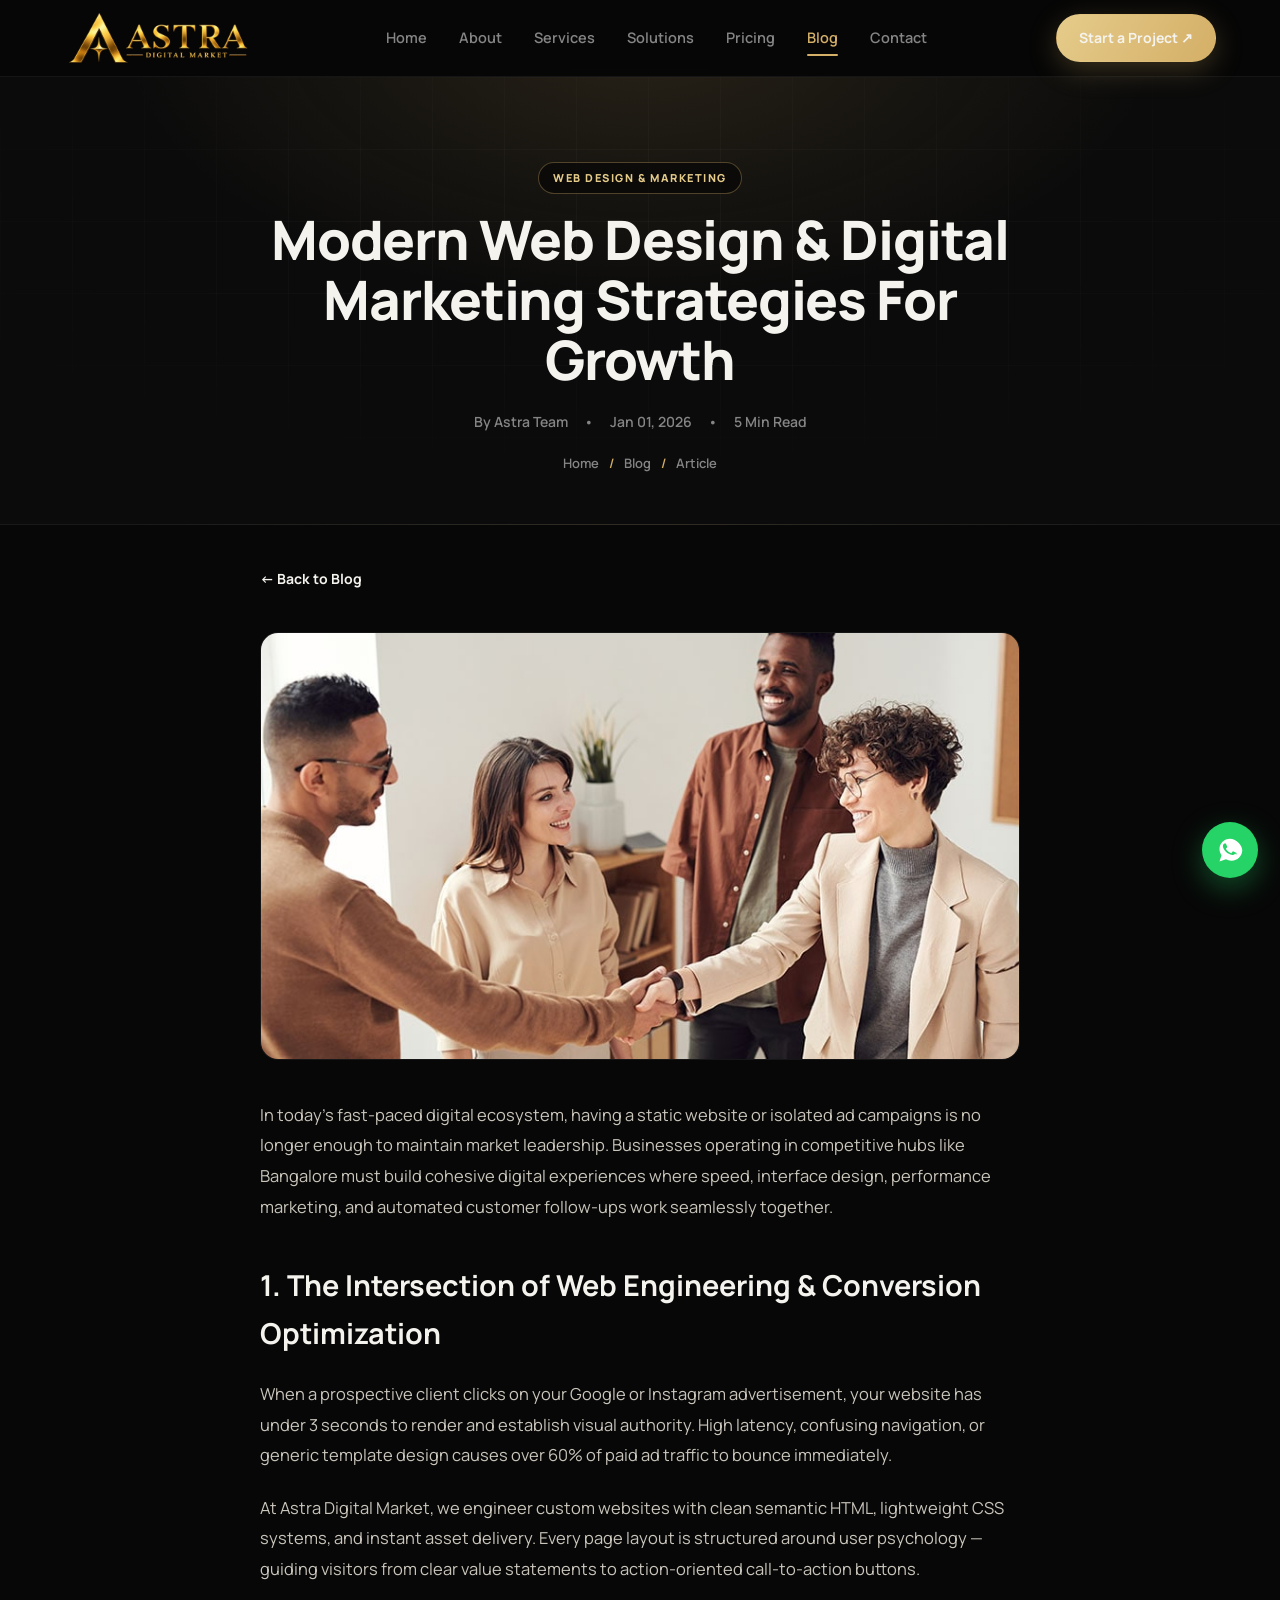
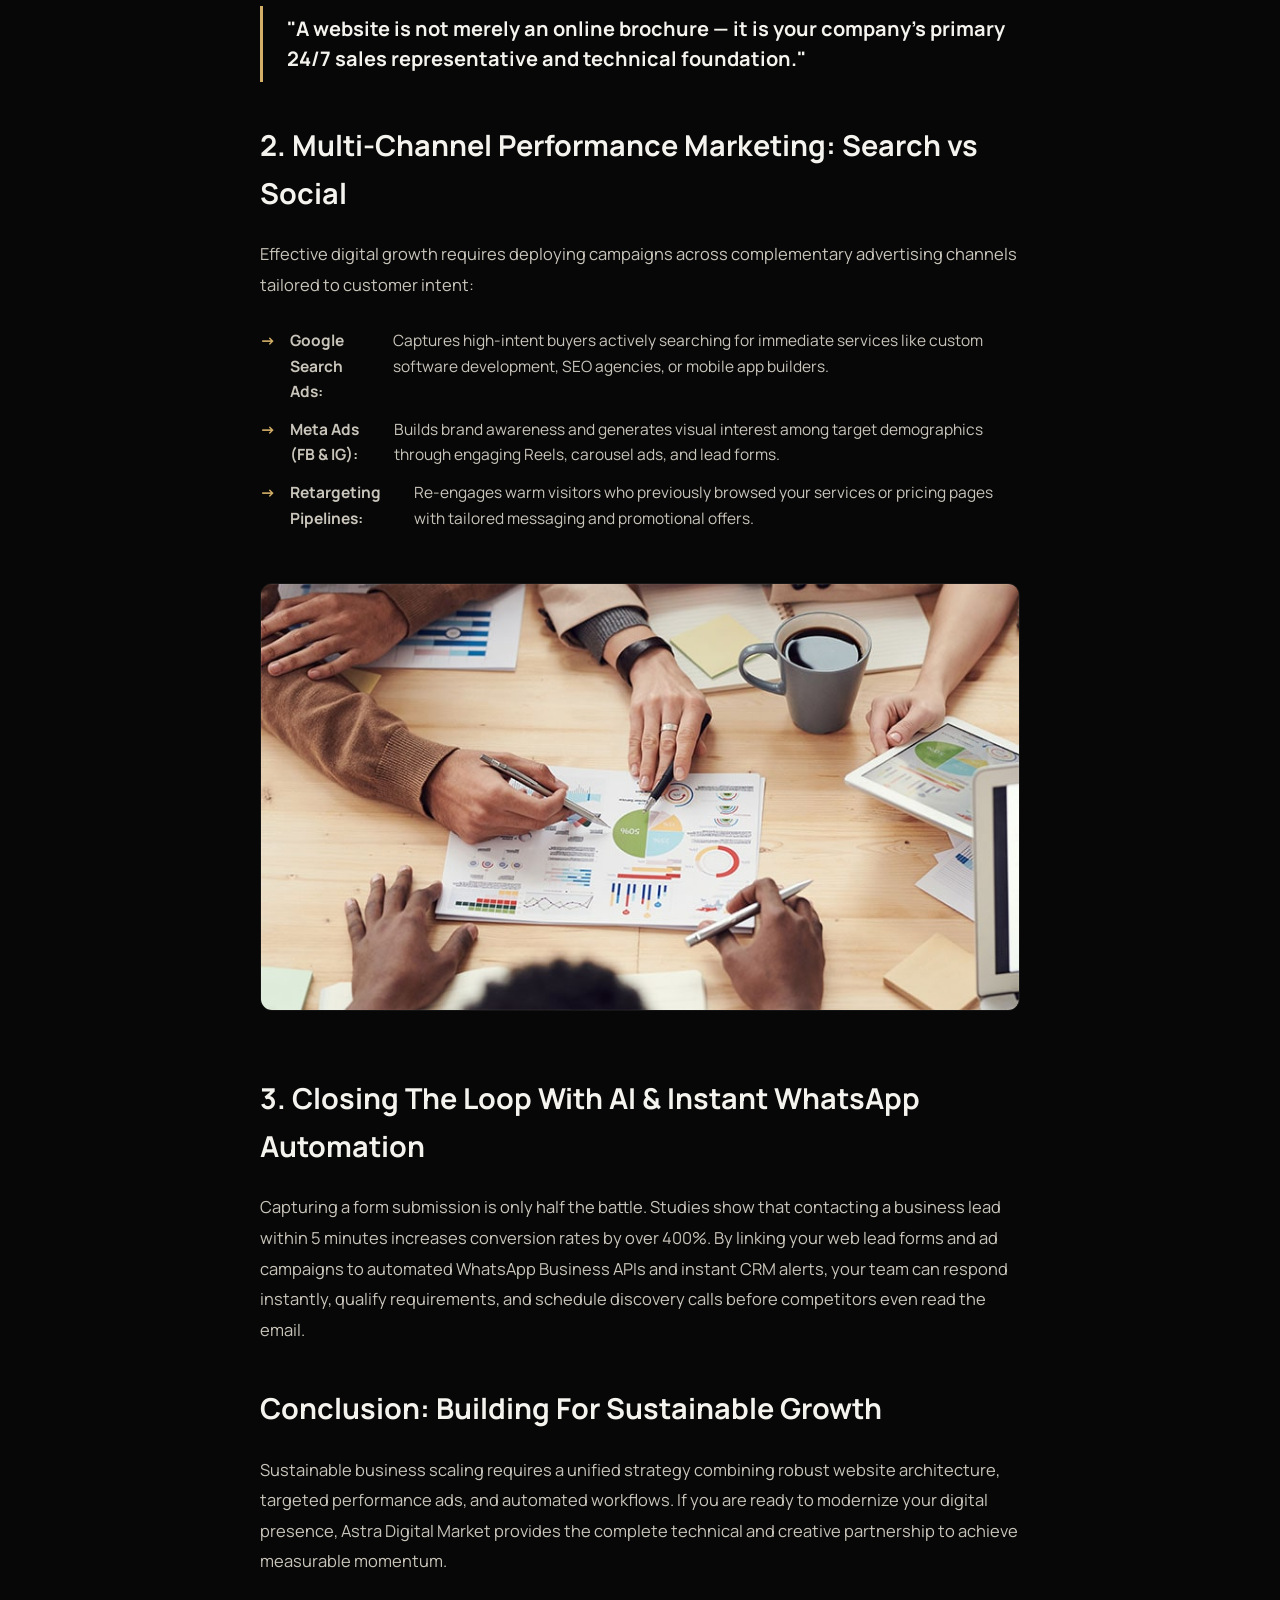
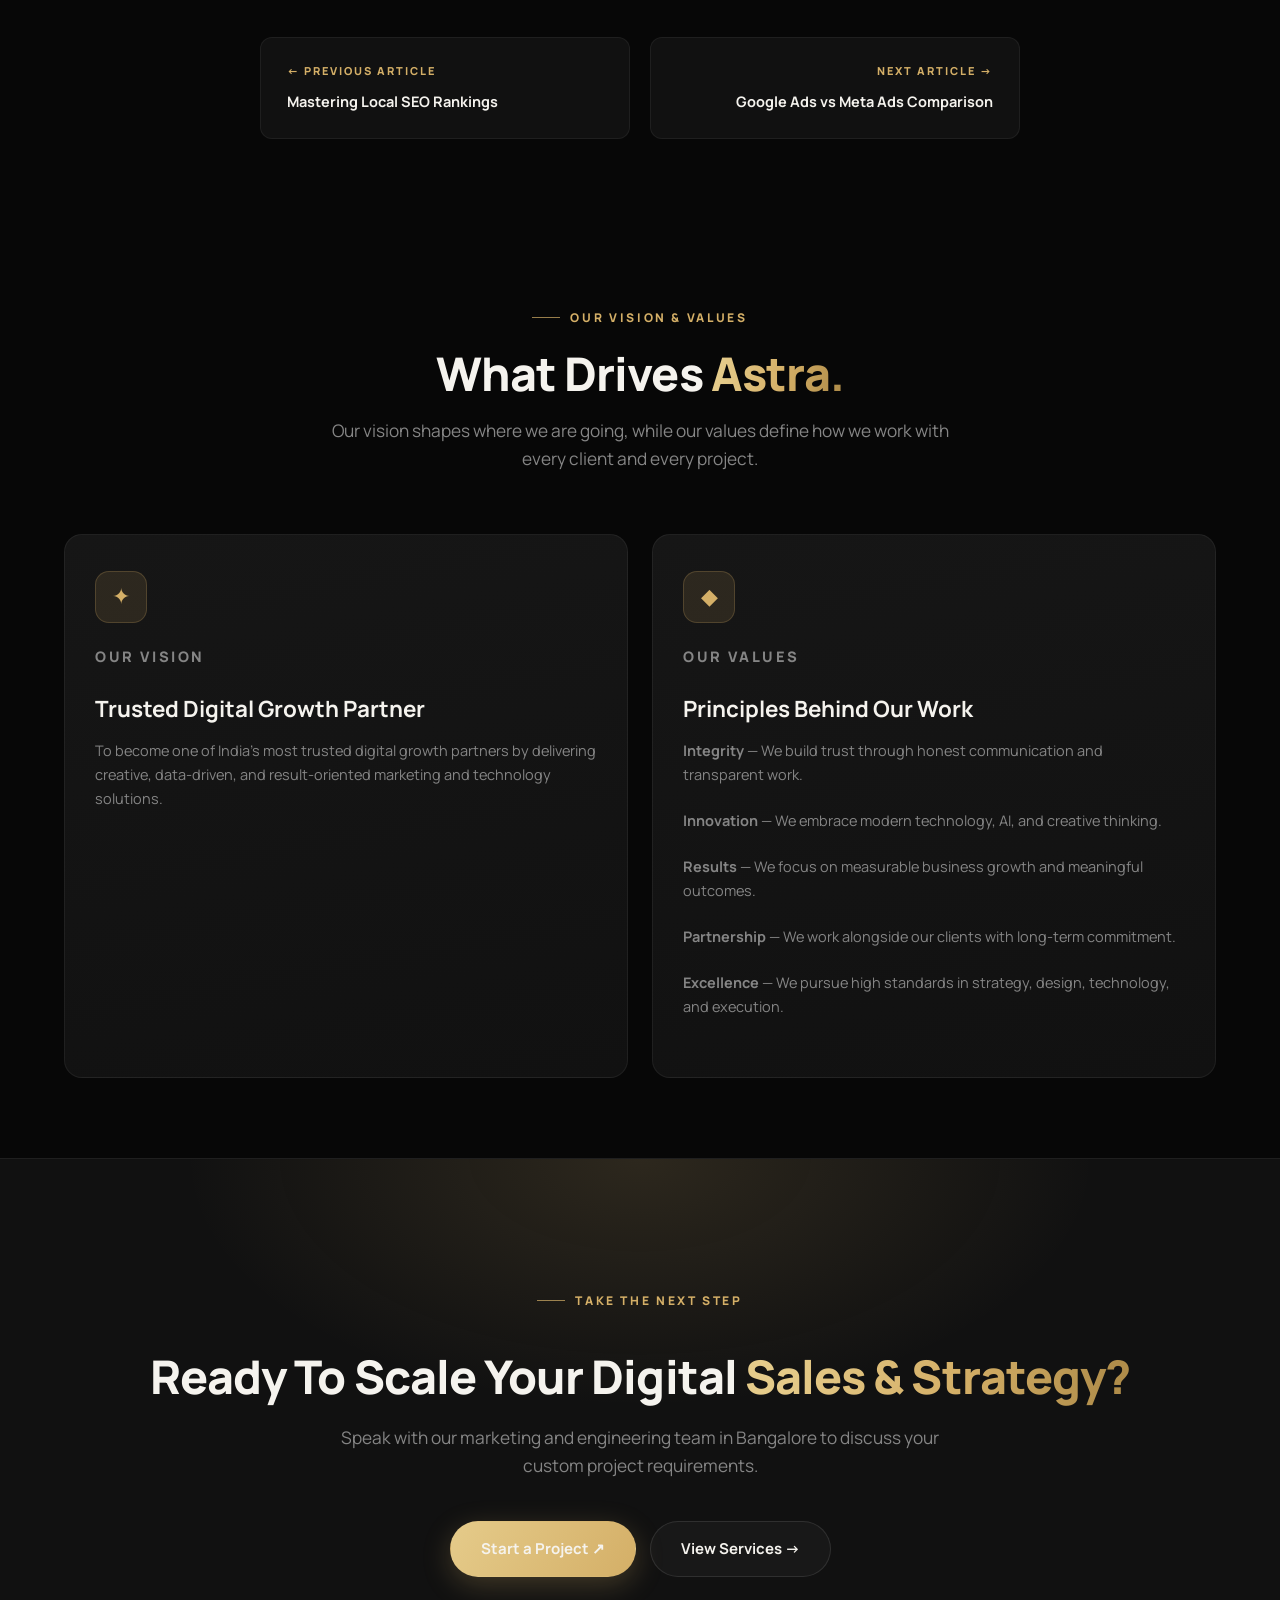
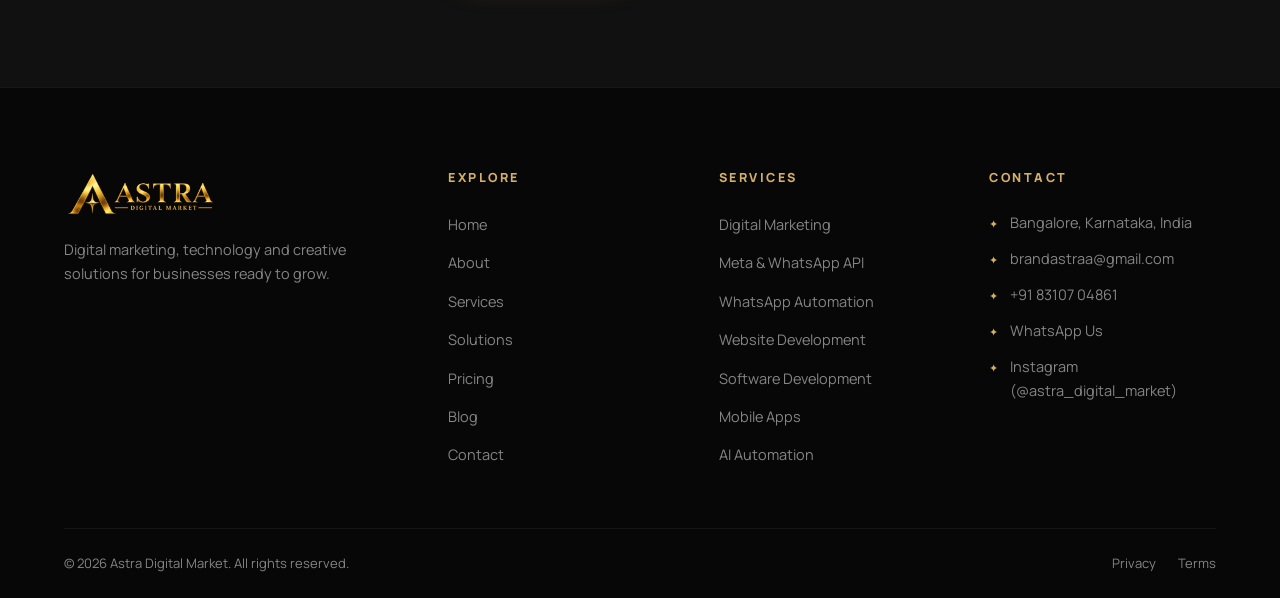
<file: single.html>
<!DOCTYPE html>
<html lang="en">
<head>
  <meta charset="utf-8">
  <meta name="viewport" content="width=device-width, initial-scale=1.0">
  <title>Modern Web Design & Digital Marketing Strategies For Growth — Astra Insights</title>
  <meta name="description" content="Read how combining custom website development with Google Ads, Meta Ads, and AI automation creates a high-performing digital sales engine for businesses in Bangalore.">
  <meta name="keywords" content="web design strategy Bangalore, digital marketing integration, custom software web development, performance ads growth">
  <meta name="author" content="Astra Digital Market">
  <meta name="robots" content="index, follow">
  <link rel="canonical" href="https://www.astradigitalmarket.in/single.html">

  <!-- Open Graph -->
  <meta property="og:type" content="article">
  <meta property="og:site_name" content="Astra Digital Market">
  <meta property="og:title" content="Modern Web Design & Digital Marketing Strategies For Growth — Astra Insights">
  <meta property="og:description" content="Discover how combining custom web development with data-driven Google and Meta ad campaigns creates a continuous lead generation engine.">
  <meta property="og:url" content="https://www.astradigitalmarket.in/single.html">
  <meta property="og:image" content="https://www.astradigitalmarket.in/img/blog-1.jpg">
  <meta property="og:locale" content="en_IN">

  <!-- Twitter -->
  <meta name="twitter:card" content="summary_large_image">
  <meta name="twitter:title" content="Modern Web Design & Digital Marketing Strategies For Growth">
  <meta name="twitter:description" content="Combining custom web development with data-driven ad campaigns for business growth.">
  <meta name="twitter:image" content="https://www.astradigitalmarket.in/img/blog-1.jpg">

  <meta name="geo.region" content="IN-KA">
  <meta name="geo.placename" content="Bangalore, Karnataka, India">

  <link rel="icon" type="image/png" href="img/astra-logo-new.png">
  <link rel="apple-touch-icon" href="img/astra-logo-new.png">

  <link rel="preconnect" href="https://fonts.googleapis.com">
  <link rel="preconnect" href="https://fonts.gstatic.com" crossorigin>
  <link href="https://fonts.googleapis.com/css2?family=Manrope:wght@400;500;600;700;800&display=swap" rel="stylesheet">
  <link href="css/astra-ui.css" rel="stylesheet">
</head>
<body class="ap-page">

  <!-- ================= GLOBAL HEADER ================= -->
  <header class="ap-nav">
    <div class="ap-container ap-nav-inner">
      <a href="index.html" class="ap-logo" aria-label="Astra Digital Market — Home">
        <img src="img/astra-logo-new.png" alt="Astra Digital Market logo" width="180" height="52">
      </a>
      <nav class="ap-menu" aria-label="Primary">
        <a href="index.html">Home</a>
        <a href="about.html">About</a>
        <a href="service.html">Services</a>
        <a href="solutions.html">Solutions</a>
        <a href="pricing.html">Pricing</a>
        <a href="blog.html" class="ap-active" aria-current="page">Blog</a>
        <a href="contact.html">Contact</a>
      </nav>
      <div class="ap-nav-cta">
        <a href="contact.html" class="ap-btn ap-btn-gold ap-btn-sm">Start a Project ↗</a>
        <button class="ap-burger" aria-expanded="false" aria-controls="auMobile" aria-label="Open menu">
          <span></span><span></span><span></span>
        </button>
      </div>
    </div>
    <nav class="ap-mobile" id="auMobile" aria-label="Mobile">
      <a href="index.html">Home</a>
      <a href="about.html">About</a>
      <a href="service.html">Services</a>
      <a href="solutions.html">Solutions</a>
      <a href="pricing.html">Pricing</a>
      <a href="blog.html" class="ap-active" aria-current="page">Blog</a>
      <a href="contact.html">Contact</a>
      <a href="contact.html" class="ap-btn ap-btn-gold">Start a Project ↗</a>
    </nav>
  </header>

  <main>
    <!-- ================= PAGE HERO ================= -->
    <section class="ap-pagehero" style="padding-bottom:50px;">
      <div class="ap-hero-grid-bg" aria-hidden="true"></div>
      <div class="ap-container" style="max-width:860px;">
        <div style="margin-bottom:16px;">
          <span class="ap-blog-cat" style="position:static; display:inline-block;">WEB DESIGN &amp; MARKETING</span>
        </div>
        <h1 class="ap-h1 ap-reveal ap-d1" style="font-size:clamp(2.2rem, 4.4vw, 3.4rem);">Modern Web Design &amp; Digital Marketing Strategies For Growth</h1>
        <div class="ap-blog-meta ap-reveal ap-d2" style="justify-content:center; margin-top:20px; font-size:14px;">
          <span>By Astra Team</span>
          <span>•</span>
          <span>Jan 01, 2026</span>
          <span>•</span>
          <span>5 Min Read</span>
        </div>
        <nav class="ap-breadcrumb ap-reveal ap-d3" aria-label="Breadcrumb" style="margin-top:20px;">
          <a href="index.html">Home</a><span class="sep">/</span><a href="blog.html">Blog</a><span class="sep">/</span><span aria-current="page">Article</span>
        </nav>
      </div>
    </section>

    <!-- ================= EDITORIAL ARTICLE CONTENT ================= -->
    <section class="ap-section" style="padding-top:40px;">
      <div class="ap-container">
        <article class="ap-article">

          <!-- BACK TO BLOG LINK -->
          <div style="margin-bottom:30px;">
            <a class="ap-textlink" href="blog.html">← Back to Blog</a>
          </div>

          <!-- HERO IMAGE -->
          <div class="ap-article-hero">
            <img src="img/blog-1.jpg" alt="Modern Web Design & Marketing Strategy" loading="lazy">
          </div>

          <!-- ARTICLE BODY -->
          <div class="ap-article-body">
            <p>In today’s fast-paced digital ecosystem, having a static website or isolated ad campaigns is no longer enough to maintain market leadership. Businesses operating in competitive hubs like Bangalore must build cohesive digital experiences where speed, interface design, performance marketing, and automated customer follow-ups work seamlessly together.</p>

            <h2>1. The Intersection of Web Engineering &amp; Conversion Optimization</h2>
            <p>When a prospective client clicks on your Google or Instagram advertisement, your website has under 3 seconds to render and establish visual authority. High latency, confusing navigation, or generic template design causes over 60% of paid ad traffic to bounce immediately.</p>
            <p>At Astra Digital Market, we engineer custom websites with clean semantic HTML, lightweight CSS systems, and instant asset delivery. Every page layout is structured around user psychology — guiding visitors from clear value statements to action-oriented call-to-action buttons.</p>

            <div class="ap-article-quote">
              "A website is not merely an online brochure — it is your company's primary 24/7 sales representative and technical foundation."
            </div>

            <h2>2. Multi-Channel Performance Marketing: Search vs Social</h2>
            <p>Effective digital growth requires deploying campaigns across complementary advertising channels tailored to customer intent:</p>
            <ul>
              <li><strong>Google Search Ads:</strong> Captures high-intent buyers actively searching for immediate services like custom software development, SEO agencies, or mobile app builders.</li>
              <li><strong>Meta Ads (FB &amp; IG):</strong> Builds brand awareness and generates visual interest among target demographics through engaging Reels, carousel ads, and lead forms.</li>
              <li><strong>Retargeting Pipelines:</strong> Re-engages warm visitors who previously browsed your services or pricing pages with tailored messaging and promotional offers.</li>
            </ul>

            <div style="margin:24px 0;">
              <img class="img-fluid" src="img/blog-2.jpg" alt="Digital Marketing Campaign Analytics" style="border-radius:var(--radius-sm); border:1px solid var(--astra-border-soft); width:100%;">
            </div>

            <h2>3. Closing The Loop With AI &amp; Instant WhatsApp Automation</h2>
            <p>Capturing a form submission is only half the battle. Studies show that contacting a business lead within 5 minutes increases conversion rates by over 400%. By linking your web lead forms and ad campaigns to automated WhatsApp Business APIs and instant CRM alerts, your team can respond instantly, qualify requirements, and schedule discovery calls before competitors even read the email.</p>

            <h2>Conclusion: Building For Sustainable Growth</h2>
            <p>Sustainable business scaling requires a unified strategy combining robust website architecture, targeted performance ads, and automated workflows. If you are ready to modernize your digital presence, Astra Digital Market provides the complete technical and creative partnership to achieve measurable momentum.</p>

          </div>

          <!-- ARTICLE NAVIGATION -->
          <div class="ap-article-nav">
            <a href="blog.html">
              <small>← PREVIOUS ARTICLE</small>
              <span style="font-weight:700; color:var(--astra-white); font-size:14.5px;">Mastering Local SEO Rankings</span>
            </a>
            <a href="blog.html" class="next">
              <small>NEXT ARTICLE →</small>
              <span style="font-weight:700; color:var(--astra-white); font-size:14.5px;">Google Ads vs Meta Ads Comparison</span>
            </a>
          </div>

        </article>
      </div>
    </section>

    <!-- ================= FINAL CTA ================= -->
    <section class="ap-final">
      <div class="ap-container">
        <p class="ap-eyebrow ap-reveal">TAKE THE NEXT STEP</p>
        <h2 class="ap-h2 ap-reveal ap-d1">Ready To Scale Your Digital <span class="ap-gold">Sales &amp; Strategy?</span></h2>
        <p class="ap-lead ap-reveal ap-d2">Speak with our marketing and engineering team in Bangalore to discuss your custom project requirements.</p>
        <div class="ap-btn-row ap-reveal ap-d3">
          <a href="contact.html" class="ap-btn ap-btn-gold">Start a Project ↗</a>
          <a href="service.html" class="ap-btn ap-btn-ghost">View Services →</a>
        </div>
      </div>
    </section>
  </main>

  <!-- ================= GLOBAL FOOTER ================= -->
  <footer class="ap-footer">
    <div class="ap-container">
      <div class="ap-footer-grid">
        <div class="ap-footer-brand">
          <img src="img/astra-logo-new.png" alt="Astra Digital Market logo" loading="lazy" width="180" height="52">
          <p>Digital marketing, technology and creative solutions for businesses ready to grow.</p>
        </div>
        <nav aria-label="Footer navigation">
          <h4>EXPLORE</h4>
          <ul>
            <li><a href="index.html">Home</a></li>
            <li><a href="about.html">About</a></li>
            <li><a href="service.html">Services</a></li>
            <li><a href="solutions.html">Solutions</a></li>
            <li><a href="pricing.html">Pricing</a></li>
            <li><a href="blog.html">Blog</a></li>
            <li><a href="contact.html">Contact</a></li>
          </ul>
        </nav>
        <nav aria-label="Footer services">
          <h4>SERVICES</h4>
          <ul>
            <li><a href="service.html">Digital Marketing</a></li>
            <li><a href="meta-whatsapp.html">Meta &amp; WhatsApp API</a></li>
            <li><a href="meta-whatsapp.html">WhatsApp Automation</a></li>
            <li><a href="service.html">Website Development</a></li>
            <li><a href="service.html">Software Development</a></li>
            <li><a href="service.html">Mobile Apps</a></li>
            <li><a href="service.html">AI Automation</a></li>
          </ul>
        </nav>
        <div>
          <h4>CONTACT</h4>
          <ul class="ap-footer-contact">
            <li>Bangalore, Karnataka, India</li>
            <li><a href="mailto:brandastraa@gmail.com">brandastraa@gmail.com</a></li>
            <li><a href="tel:+918310704861">+91 83107 04861</a></li>
            <li><a href="https://wa.me/918310704861" target="_blank" rel="noopener">WhatsApp Us</a></li>
              <li><a href="https://www.instagram.com/astra_digital_market/" target="_blank" rel="noopener noreferrer">Instagram (@astra_digital_market)</a></li>
          </ul>
        </div>
      </div>
      <div class="ap-footer-bottom">
        <span>© <span id="auYear">2026</span> Astra Digital Market. All rights reserved.</span>
        <nav aria-label="Legal">
          <a href="privacy.html">Privacy</a>
          <a href="terms.html">Terms</a>
        </nav>
      </div>
    </div>
  </footer>

  <!-- WhatsApp Float -->
  <a class="ap-wa" href="https://wa.me/918310704861" target="_blank" rel="noopener" aria-label="Chat with Astra Digital Market on WhatsApp">
    <svg viewBox="0 0 32 32" aria-hidden="true"><path d="M16 3C9.4 3 4 8.3 4 14.9c0 2.6.8 5 2.3 7L4 29l7.3-2.3c1.9 1 4 1.6 6.2 1.6h.5c6.6 0 12-5.3 12-11.9S22.6 3 16 3zm5.9 16.9c-.3.8-1.7 1.6-2.4 1.7-.6.1-1.4.1-2.2-.1-.5-.2-1.2-.4-2-.8-3.5-1.5-5.8-5-6-5.3-.2-.2-1.4-1.9-1.4-3.6 0-1.7.9-2.5 1.2-2.9.3-.3.7-.4 1-.4h.7c.2 0 .5-.1.8.6.3.8 1 2.6 1.1 2.8.1.2.2.4 0 .7-.1.3-.2.4-.4.7l-.6.7c-.2.2-.4.4-.2.8.2.4 1 1.7 2.2 2.7 1.5 1.4 2.8 1.8 3.2 2 .4.2.6.2.9-.1.2-.3 1-1.2 1.3-1.6.3-.4.5-.3.9-.2.4.1 2.3 1.1 2.7 1.3.4.2.6.3.7.5.1.2.1 1-.2 1.9z"/></svg>
  </a>

  <script src="js/astra-ui.js" defer></script>
</body>
</html>
</file>
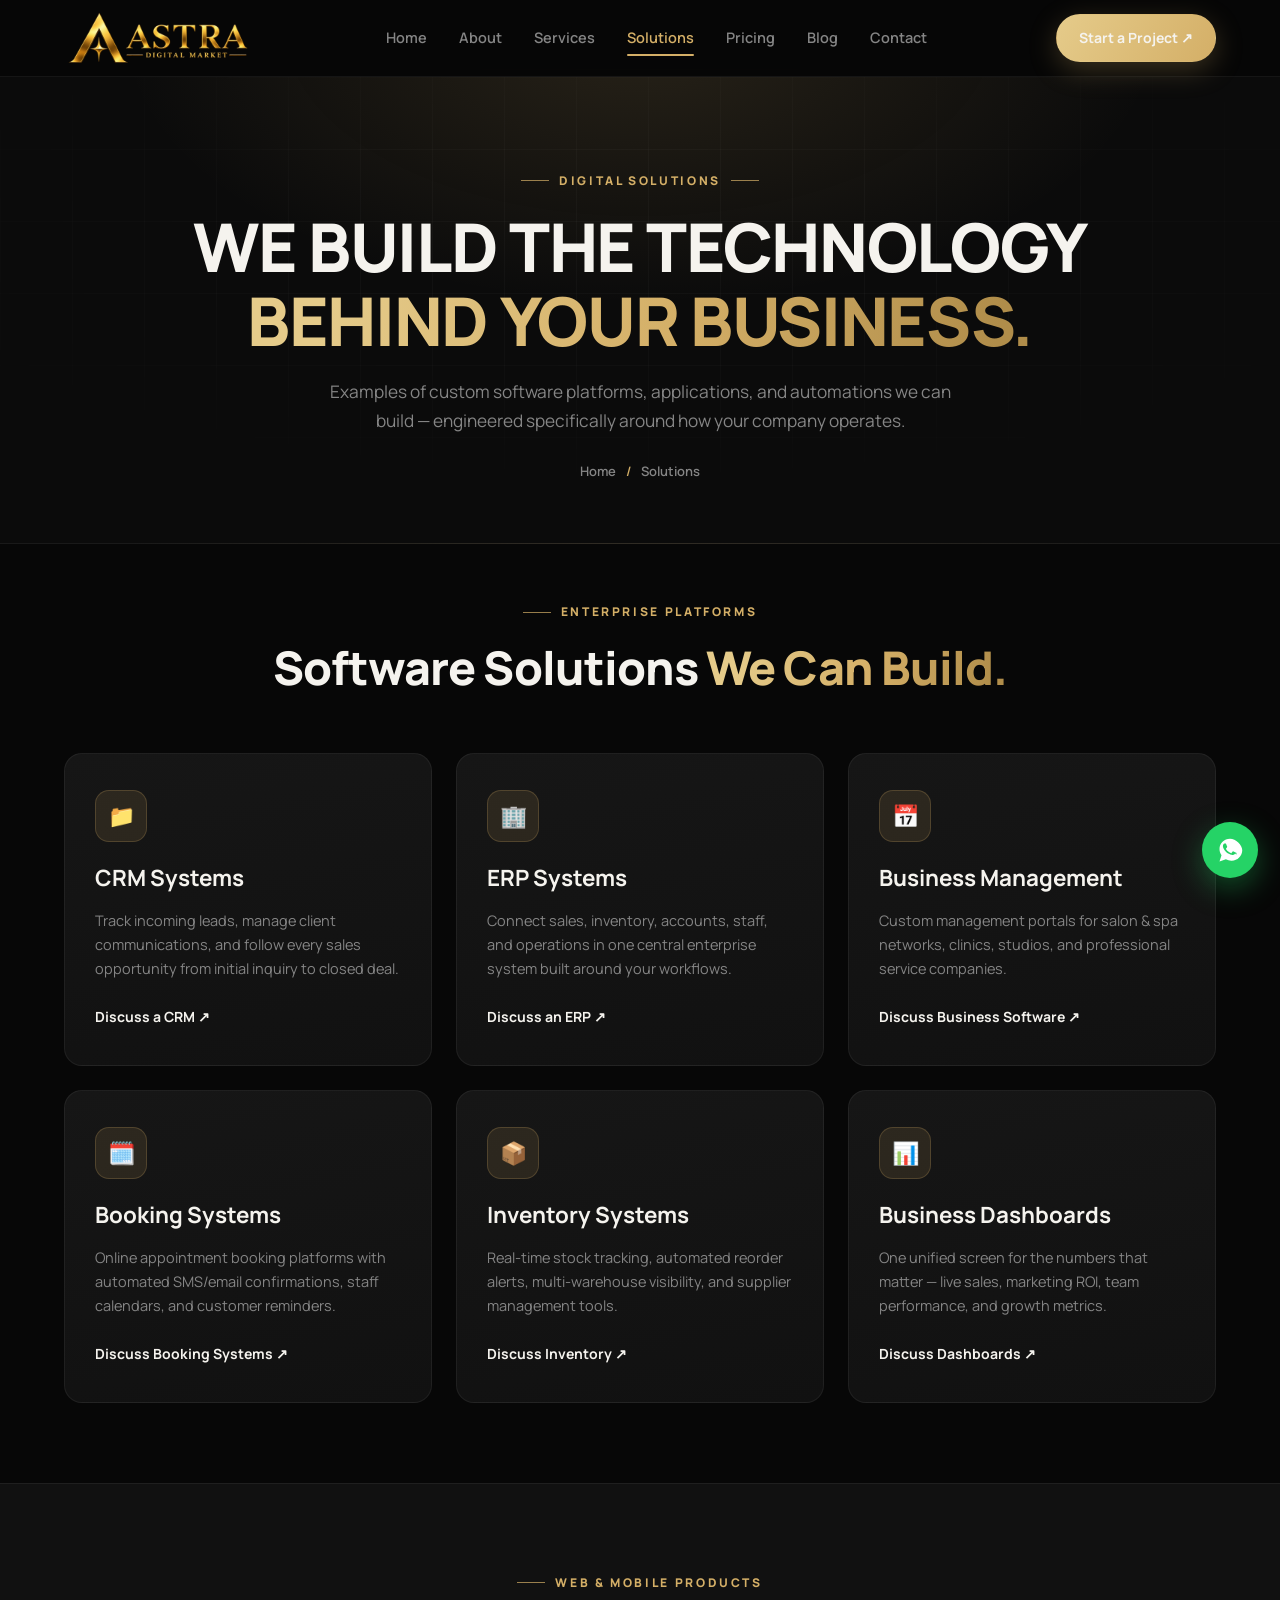
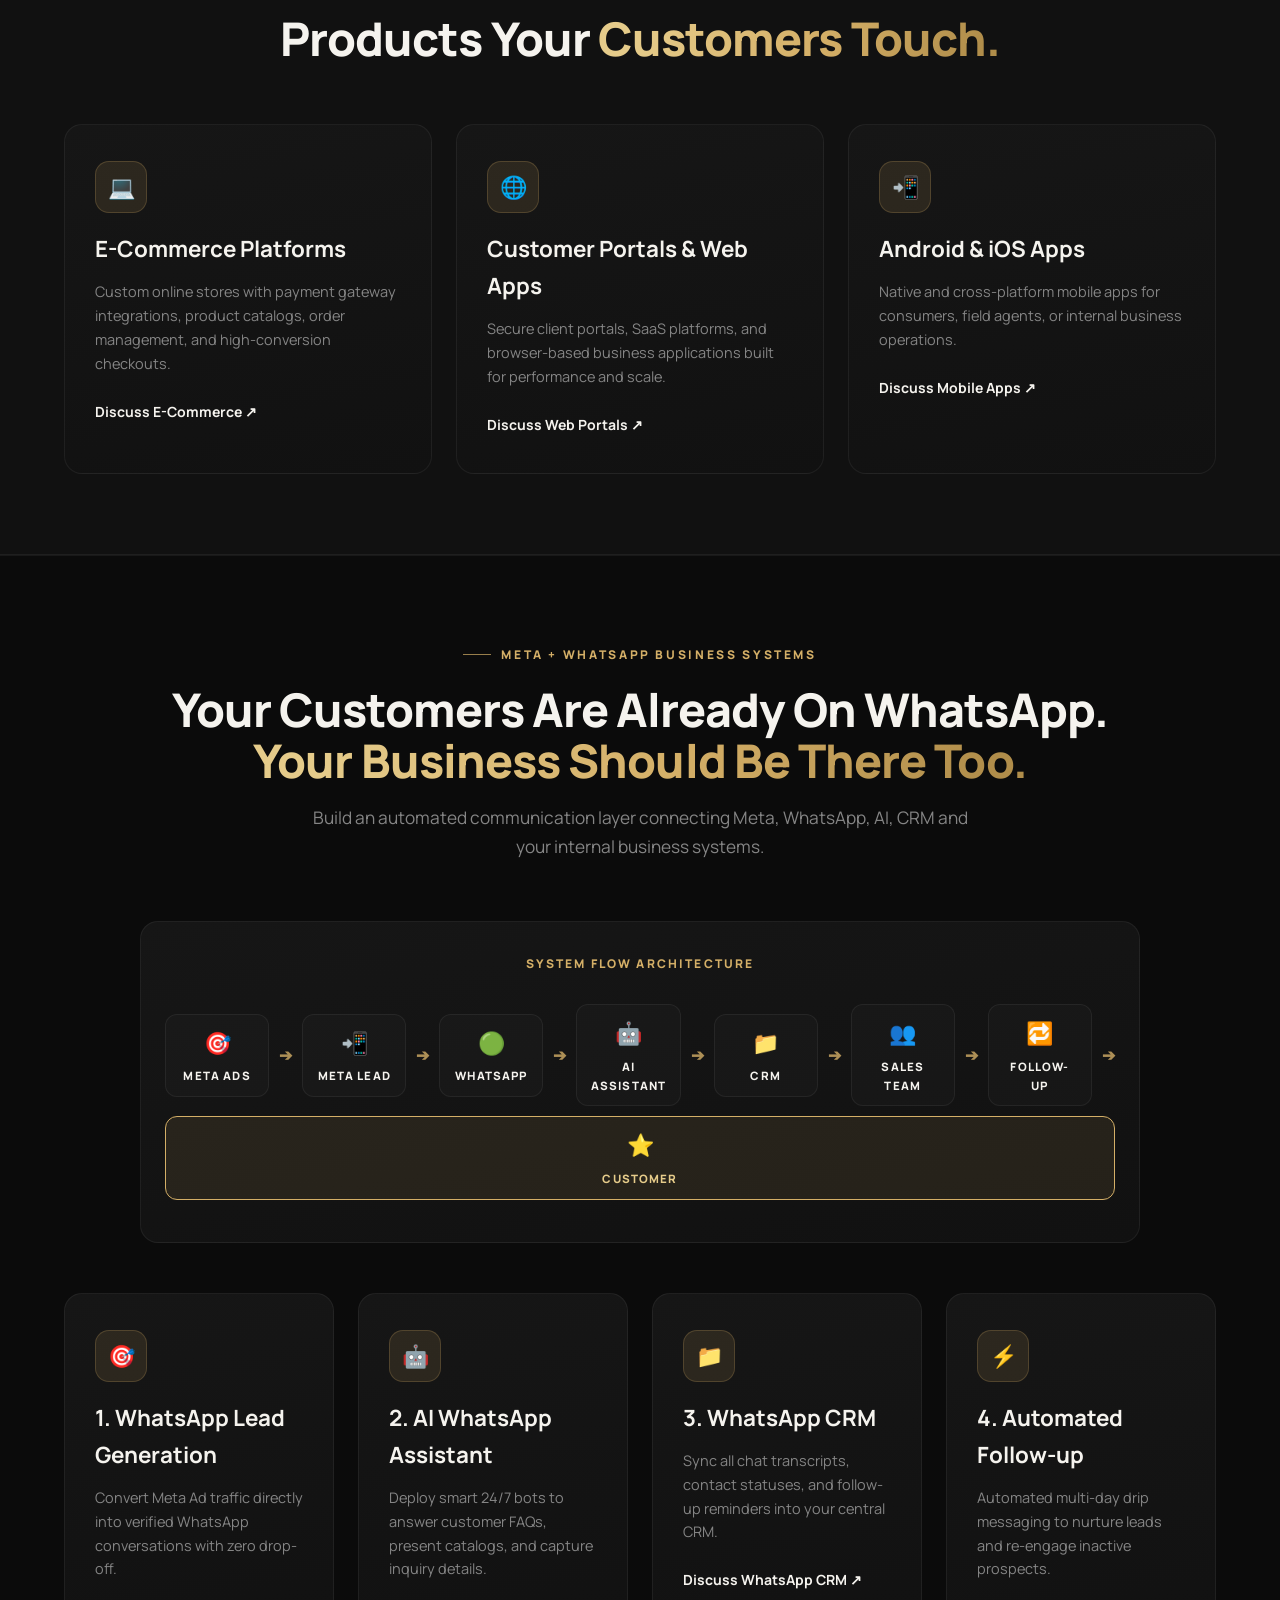
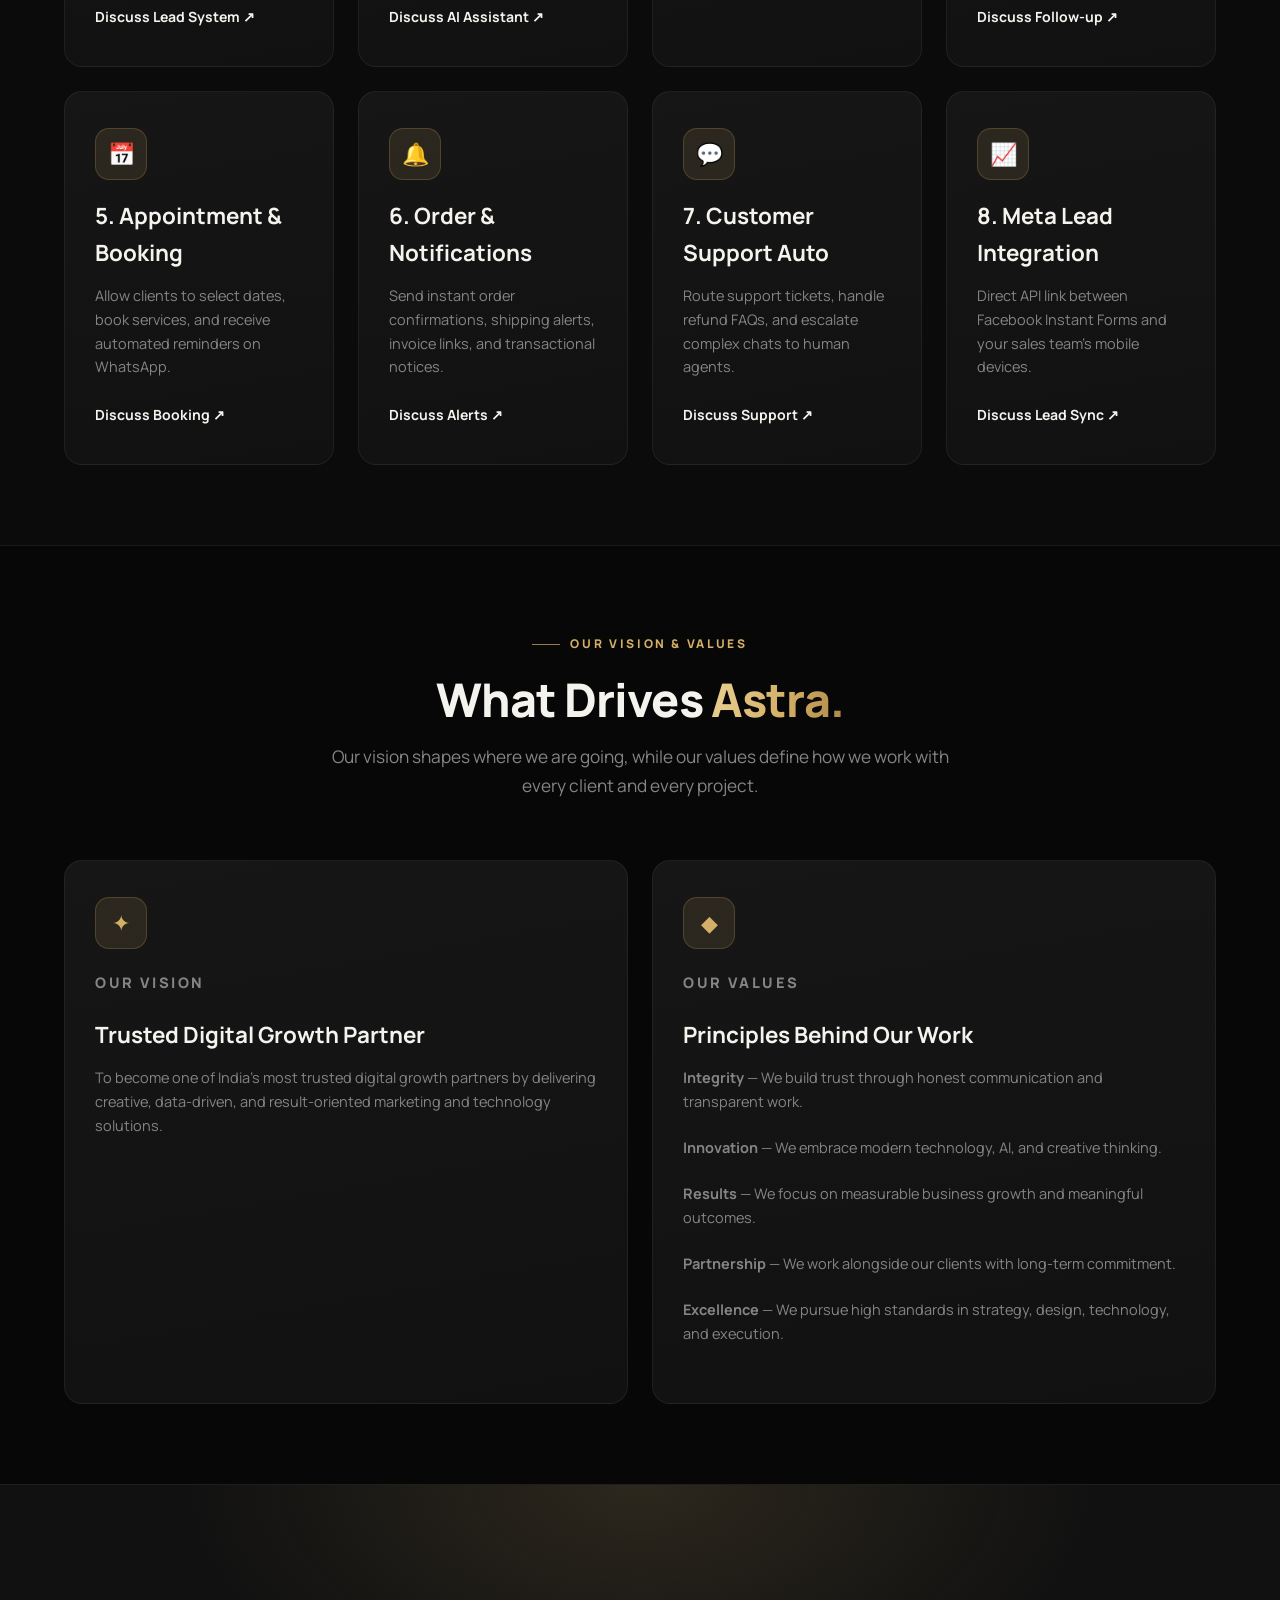
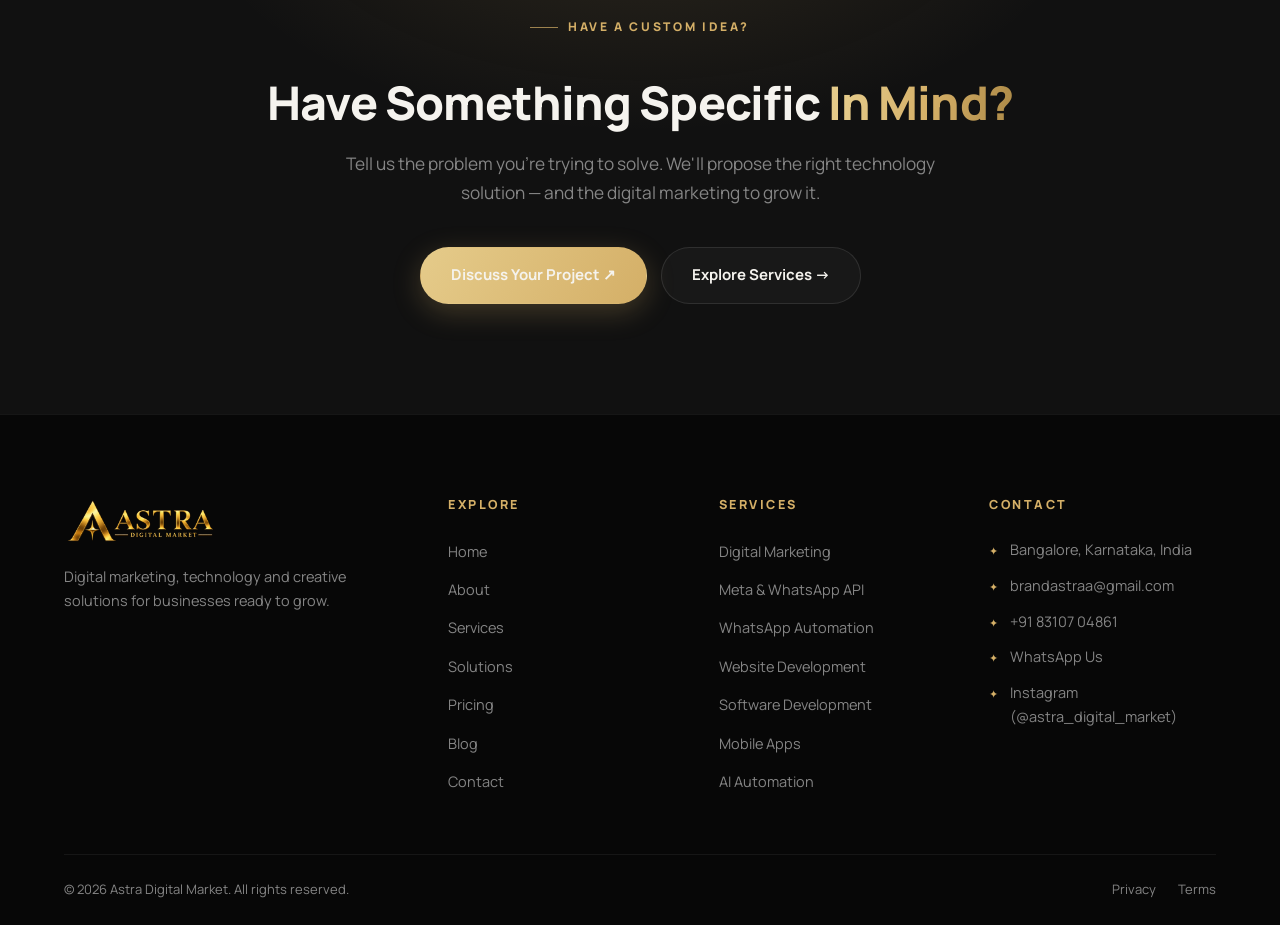
<file: solutions.html>
<!DOCTYPE html>
<html lang="en">
<head>
  <meta charset="utf-8">
  <meta name="viewport" content="width=device-width, initial-scale=1.0">
  <title>Digital Solutions | CRM, ERP, E-Commerce, Mobile Apps & AI — Astra Digital Market</title>
  <meta name="description" content="Digital solutions Astra Digital Market can build for your business — CRM, ERP, business management, booking systems, inventory, dashboards, e-commerce, web applications, Android & iOS apps, AI automation and WhatsApp automation.">
  <meta name="author" content="Astra Digital Market">
  <meta name="robots" content="index, follow">
  <link rel="canonical" href="https://www.astradigitalmarket.in/solutions.html">

  <!-- Open Graph -->
  <meta property="og:type" content="website">
  <meta property="og:site_name" content="Astra Digital Market">
  <meta property="og:title" content="Digital Solutions | Astra Digital Market — We Build The Technology Behind Your Business">
  <meta property="og:description" content="Examples of custom digital solutions we can build — CRM, ERP, booking systems, inventory, dashboards, e-commerce, mobile apps, AI and WhatsApp automation.">
  <meta property="og:url" content="https://www.astradigitalmarket.in/solutions.html">
  <meta property="og:image" content="https://www.astradigitalmarket.in/img/astra-logo-new.png">
  <meta property="og:locale" content="en_IN">

  <!-- Twitter -->
  <meta name="twitter:card" content="summary_large_image">
  <meta name="twitter:title" content="Digital Solutions | Astra Digital Market">
  <meta name="twitter:description" content="CRM, ERP, booking systems, dashboards, e-commerce, Android & iOS apps, AI and WhatsApp automation — built around your business.">
  <meta name="twitter:image" content="https://www.astradigitalmarket.in/img/astra-logo-new.png">

  <meta name="geo.region" content="IN-KA">
  <meta name="geo.placename" content="Bangalore, Karnataka, India">

  <link rel="icon" type="image/png" href="img/astra-logo-new.png">
  <link rel="apple-touch-icon" href="img/astra-logo-new.png">

  <link rel="preconnect" href="https://fonts.googleapis.com">
  <link rel="preconnect" href="https://fonts.gstatic.com" crossorigin>
  <link href="https://fonts.googleapis.com/css2?family=Manrope:wght@400;500;600;700;800&display=swap" rel="stylesheet">
  <link href="css/astra-ui.css" rel="stylesheet">
</head>
<body class="ap-page">

  <!-- ================= GLOBAL HEADER ================= -->
  <header class="ap-nav">
    <div class="ap-container ap-nav-inner">
      <a href="index.html" class="ap-logo" aria-label="Astra Digital Market — Home">
        <img src="img/astra-logo-new.png" alt="Astra Digital Market logo" width="180" height="52">
      </a>
      <nav class="ap-menu" aria-label="Primary">
        <a href="index.html">Home</a>
        <a href="about.html">About</a>
        <a href="service.html">Services</a>
        <a href="solutions.html" class="ap-active" aria-current="page">Solutions</a>
        <a href="pricing.html">Pricing</a>
        <a href="blog.html">Blog</a>
        <a href="contact.html">Contact</a>
      </nav>
      <div class="ap-nav-cta">
        <a href="contact.html" class="ap-btn ap-btn-gold ap-btn-sm">Start a Project ↗</a>
        <button class="ap-burger" aria-expanded="false" aria-controls="auMobile" aria-label="Open menu">
          <span></span><span></span><span></span>
        </button>
      </div>
    </div>
    <nav class="ap-mobile" id="auMobile" aria-label="Mobile">
      <a href="index.html">Home</a>
      <a href="about.html">About</a>
      <a href="service.html">Services</a>
      <a href="solutions.html" class="ap-active" aria-current="page">Solutions</a>
      <a href="pricing.html">Pricing</a>
      <a href="blog.html">Blog</a>
      <a href="contact.html">Contact</a>
      <a href="contact.html" class="ap-btn ap-btn-gold">Start a Project ↗</a>
    </nav>
  </header>

  <main>
    <!-- ================= PAGE HERO ================= -->
    <section class="ap-pagehero">
      <div class="ap-hero-grid-bg" aria-hidden="true"></div>
      <div class="ap-container">
        <p class="ap-eyebrow ap-reveal">DIGITAL SOLUTIONS</p>
        <h1 class="ap-h1 ap-reveal ap-d1">WE BUILD THE TECHNOLOGY<br><span class="ap-gold">BEHIND YOUR BUSINESS.</span></h1>
        <p class="ap-lead ap-reveal ap-d2">Examples of custom software platforms, applications, and automations we can build — engineered specifically around how your company operates.</p>
        <nav class="ap-breadcrumb ap-reveal ap-d3" aria-label="Breadcrumb">
          <a href="index.html">Home</a><span class="sep">/</span><span aria-current="page">Solutions</span>
        </nav>
      </div>
    </section>

    <!-- ================= BUSINESS PLATFORMS ================= -->
    <section class="ap-section" style="padding-top:50px;">
      <div class="ap-container">
        <div class="ap-sec-head ap-center">
          <p class="ap-eyebrow ap-reveal">ENTERPRISE PLATFORMS</p>
          <h2 class="ap-h2 ap-reveal ap-d1">Software Solutions <span class="ap-gold">We Can Build.</span></h2>
        </div>
        <div class="ap-grid-3">
          <article class="ap-card ap-sol-card ap-reveal">
            <div class="ap-card-ico" aria-hidden="true">📁</div>
            <h3 class="ap-h3">CRM Systems</h3>
            <p>Track incoming leads, manage client communications, and follow every sales opportunity from initial inquiry to closed deal.</p>
            <a class="ap-textlink" href="contact.html">Discuss a CRM ↗</a>
          </article>
          <article class="ap-card ap-sol-card ap-reveal ap-d1">
            <div class="ap-card-ico" aria-hidden="true">🏢</div>
            <h3 class="ap-h3">ERP Systems</h3>
            <p>Connect sales, inventory, accounts, staff, and operations in one central enterprise system built around your workflows.</p>
            <a class="ap-textlink" href="contact.html">Discuss an ERP ↗</a>
          </article>
          <article class="ap-card ap-sol-card ap-reveal ap-d2">
            <div class="ap-card-ico" aria-hidden="true">📅</div>
            <h3 class="ap-h3">Business Management</h3>
            <p>Custom management portals for salon &amp; spa networks, clinics, studios, and professional service companies.</p>
            <a class="ap-textlink" href="contact.html">Discuss Business Software ↗</a>
          </article>
          <article class="ap-card ap-sol-card ap-reveal">
            <div class="ap-card-ico" aria-hidden="true">🗓️</div>
            <h3 class="ap-h3">Booking Systems</h3>
            <p>Online appointment booking platforms with automated SMS/email confirmations, staff calendars, and customer reminders.</p>
            <a class="ap-textlink" href="contact.html">Discuss Booking Systems ↗</a>
          </article>
          <article class="ap-card ap-sol-card ap-reveal ap-d1">
            <div class="ap-card-ico" aria-hidden="true">📦</div>
            <h3 class="ap-h3">Inventory Systems</h3>
            <p>Real-time stock tracking, automated reorder alerts, multi-warehouse visibility, and supplier management tools.</p>
            <a class="ap-textlink" href="contact.html">Discuss Inventory ↗</a>
          </article>
          <article class="ap-card ap-sol-card ap-reveal ap-d2">
            <div class="ap-card-ico" aria-hidden="true">📊</div>
            <h3 class="ap-h3">Business Dashboards</h3>
            <p>One unified screen for the numbers that matter — live sales, marketing ROI, team performance, and growth metrics.</p>
            <a class="ap-textlink" href="contact.html">Discuss Dashboards ↗</a>
          </article>
        </div>
      </div>
    </section>

    <!-- ================= WEB & MOBILE PRODUCTS ================= -->
    <section class="ap-section" style="background:var(--astra-surface); border-block:1px solid var(--astra-border-soft)">
      <div class="ap-container">
        <div class="ap-sec-head ap-center">
          <p class="ap-eyebrow ap-reveal">WEB &amp; MOBILE PRODUCTS</p>
          <h2 class="ap-h2 ap-reveal ap-d1">Products Your <span class="ap-gold">Customers Touch.</span></h2>
        </div>
        <div class="ap-grid-3">
          <article class="ap-card ap-sol-card ap-reveal">
            <div class="ap-card-ico" aria-hidden="true">💻</div>
            <h3 class="ap-h3">E-Commerce Platforms</h3>
            <p>Custom online stores with payment gateway integrations, product catalogs, order management, and high-conversion checkouts.</p>
            <a class="ap-textlink" href="contact.html">Discuss E-Commerce ↗</a>
          </article>
          <article class="ap-card ap-sol-card ap-reveal ap-d1">
            <div class="ap-card-ico" aria-hidden="true">🌐</div>
            <h3 class="ap-h3">Customer Portals &amp; Web Apps</h3>
            <p>Secure client portals, SaaS platforms, and browser-based business applications built for performance and scale.</p>
            <a class="ap-textlink" href="contact.html">Discuss Web Portals ↗</a>
          </article>
          <article class="ap-card ap-sol-card ap-reveal ap-d2">
            <div class="ap-card-ico" aria-hidden="true">📲</div>
            <h3 class="ap-h3">Android &amp; iOS Apps</h3>
            <p>Native and cross-platform mobile apps for consumers, field agents, or internal business operations.</p>
            <a class="ap-textlink" href="contact.html">Discuss Mobile Apps ↗</a>
          </article>
        </div>
      </div>
    </section>

    <!-- ================= META + WHATSAPP BUSINESS SYSTEMS ================= -->
    <section class="ap-section" style="background:var(--astra-bg-2); border-block:1px solid var(--astra-border-soft)">
      <div class="ap-container">
        <div class="ap-sec-head ap-center">
          <p class="ap-eyebrow ap-reveal">META + WHATSAPP BUSINESS SYSTEMS</p>
          <h2 class="ap-h2 ap-reveal ap-d1">Your Customers Are Already On WhatsApp.<br><span class="ap-gold">Your Business Should Be There Too.</span></h2>
          <p class="ap-lead ap-reveal ap-d2">Build an automated communication layer connecting Meta, WhatsApp, AI, CRM and your internal business systems.</p>
        </div>

        <!-- VISUAL ARCHITECTURE BLOCK -->
        <div class="ap-card ap-reveal" style="max-width:1000px; margin:0 auto 50px; padding:32px 24px;">
          <div style="text-align:center; margin-bottom:20px; font-size:12px; font-weight:800; letter-spacing:.18em; color:var(--astra-gold); text-transform:uppercase;">SYSTEM FLOW ARCHITECTURE</div>
          <div class="ap-mw-arch-flow" style="display:flex; justify-content:space-between; align-items:center; flex-wrap:wrap; gap:10px;">
            <div class="ap-mw-step" style="padding:10px 14px; min-width:100px;">
              <span class="ap-mw-icon">🎯</span>
              <b>META ADS</b>
            </div>
            <div class="ap-mw-arrow">➔</div>
            <div class="ap-mw-step" style="padding:10px 14px; min-width:100px;">
              <span class="ap-mw-icon">📲</span>
              <b>META LEAD</b>
            </div>
            <div class="ap-mw-arrow">➔</div>
            <div class="ap-mw-step" style="padding:10px 14px; min-width:100px;">
              <span class="ap-mw-icon">🟢</span>
              <b>WHATSAPP</b>
            </div>
            <div class="ap-mw-arrow">➔</div>
            <div class="ap-mw-step" style="padding:10px 14px; min-width:100px;">
              <span class="ap-mw-icon">🤖</span>
              <b>AI ASSISTANT</b>
            </div>
            <div class="ap-mw-arrow">➔</div>
            <div class="ap-mw-step" style="padding:10px 14px; min-width:100px;">
              <span class="ap-mw-icon">📁</span>
              <b>CRM</b>
            </div>
            <div class="ap-mw-arrow">➔</div>
            <div class="ap-mw-step" style="padding:10px 14px; min-width:100px;">
              <span class="ap-mw-icon">👥</span>
              <b>SALES TEAM</b>
            </div>
            <div class="ap-mw-arrow">➔</div>
            <div class="ap-mw-step" style="padding:10px 14px; min-width:100px;">
              <span class="ap-mw-icon">🔁</span>
              <b>FOLLOW-UP</b>
            </div>
            <div class="ap-mw-arrow">➔</div>
            <div class="ap-mw-step" style="padding:10px 14px; min-width:100px; background:rgba(212,175,103,.1); border-color:var(--astra-gold);">
              <span class="ap-mw-icon">⭐</span>
              <b style="color:var(--astra-gold-light);">CUSTOMER</b>
            </div>
          </div>
        </div>

        <!-- 8-ITEM PREMIUM SOLUTION GRID -->
        <div class="ap-grid-4">
          <article class="ap-card ap-sol-card ap-reveal">
            <div class="ap-card-ico" aria-hidden="true">🎯</div>
            <h3 class="ap-h3">1. WhatsApp Lead Generation</h3>
            <p>Convert Meta Ad traffic directly into verified WhatsApp conversations with zero drop-off.</p>
            <a class="ap-textlink" href="contact.html">Discuss Lead System ↗</a>
          </article>
          <article class="ap-card ap-sol-card ap-reveal ap-d1">
            <div class="ap-card-ico" aria-hidden="true">🤖</div>
            <h3 class="ap-h3">2. AI WhatsApp Assistant</h3>
            <p>Deploy smart 24/7 bots to answer customer FAQs, present catalogs, and capture inquiry details.</p>
            <a class="ap-textlink" href="contact.html">Discuss AI Assistant ↗</a>
          </article>
          <article class="ap-card ap-sol-card ap-reveal ap-d2">
            <div class="ap-card-ico" aria-hidden="true">📁</div>
            <h3 class="ap-h3">3. WhatsApp CRM</h3>
            <p>Sync all chat transcripts, contact statuses, and follow-up reminders into your central CRM.</p>
            <a class="ap-textlink" href="contact.html">Discuss WhatsApp CRM ↗</a>
          </article>
          <article class="ap-card ap-sol-card ap-reveal ap-d3">
            <div class="ap-card-ico" aria-hidden="true">⚡</div>
            <h3 class="ap-h3">4. Automated Follow-up</h3>
            <p>Automated multi-day drip messaging to nurture leads and re-engage inactive prospects.</p>
            <a class="ap-textlink" href="contact.html">Discuss Follow-up ↗</a>
          </article>
          <article class="ap-card ap-sol-card ap-reveal">
            <div class="ap-card-ico" aria-hidden="true">📅</div>
            <h3 class="ap-h3">5. Appointment &amp; Booking</h3>
            <p>Allow clients to select dates, book services, and receive automated reminders on WhatsApp.</p>
            <a class="ap-textlink" href="contact.html">Discuss Booking ↗</a>
          </article>
          <article class="ap-card ap-sol-card ap-reveal ap-d1">
            <div class="ap-card-ico" aria-hidden="true">🔔</div>
            <h3 class="ap-h3">6. Order &amp; Notifications</h3>
            <p>Send instant order confirmations, shipping alerts, invoice links, and transactional notices.</p>
            <a class="ap-textlink" href="contact.html">Discuss Alerts ↗</a>
          </article>
          <article class="ap-card ap-sol-card ap-reveal ap-d2">
            <div class="ap-card-ico" aria-hidden="true">💬</div>
            <h3 class="ap-h3">7. Customer Support Auto</h3>
            <p>Route support tickets, handle refund FAQs, and escalate complex chats to human agents.</p>
            <a class="ap-textlink" href="contact.html">Discuss Support ↗</a>
          </article>
          <article class="ap-card ap-sol-card ap-reveal ap-d3">
            <div class="ap-card-ico" aria-hidden="true">📈</div>
            <h3 class="ap-h3">8. Meta Lead Integration</h3>
            <p>Direct API link between Facebook Instant Forms and your sales team's mobile devices.</p>
            <a class="ap-textlink" href="contact.html">Discuss Lead Sync ↗</a>
          </article>
        </div>
      </div>
    </section>

    <!-- ================= FINAL CTA ================= -->
    <section class="ap-final">
      <div class="ap-container">
        <p class="ap-eyebrow ap-reveal">HAVE A CUSTOM IDEA?</p>
        <h2 class="ap-h2 ap-reveal ap-d1">Have Something Specific <span class="ap-gold">In Mind?</span></h2>
        <p class="ap-lead ap-reveal ap-d2">Tell us the problem you're trying to solve. We'll propose the right technology solution — and the digital marketing to grow it.</p>
        <div class="ap-btn-row ap-reveal ap-d3">
          <a href="contact.html" class="ap-btn ap-btn-gold">Discuss Your Project ↗</a>
          <a href="service.html" class="ap-btn ap-btn-ghost">Explore Services →</a>
        </div>
      </div>
    </section>
  </main>

  <!-- ================= GLOBAL FOOTER ================= -->
  <footer class="ap-footer">
    <div class="ap-container">
      <div class="ap-footer-grid">
        <div class="ap-footer-brand">
          <img src="img/astra-logo-new.png" alt="Astra Digital Market logo" loading="lazy" width="180" height="52">
          <p>Digital marketing, technology and creative solutions for businesses ready to grow.</p>
        </div>
        <nav aria-label="Footer navigation">
          <h4>EXPLORE</h4>
          <ul>
            <li><a href="index.html">Home</a></li>
            <li><a href="about.html">About</a></li>
            <li><a href="service.html">Services</a></li>
            <li><a href="solutions.html">Solutions</a></li>
            <li><a href="pricing.html">Pricing</a></li>
            <li><a href="blog.html">Blog</a></li>
            <li><a href="contact.html">Contact</a></li>
          </ul>
        </nav>
        <nav aria-label="Footer services">
          <h4>SERVICES</h4>
          <ul>
            <li><a href="service.html">Digital Marketing</a></li>
            <li><a href="meta-whatsapp.html">Meta &amp; WhatsApp API</a></li>
            <li><a href="meta-whatsapp.html">WhatsApp Automation</a></li>
            <li><a href="service.html">Website Development</a></li>
            <li><a href="service.html">Software Development</a></li>
            <li><a href="service.html">Mobile Apps</a></li>
            <li><a href="service.html">AI Automation</a></li>
          </ul>
        </nav>
        <div>
          <h4>CONTACT</h4>
          <ul class="ap-footer-contact">
            <li>Bangalore, Karnataka, India</li>
            <li><a href="mailto:brandastraa@gmail.com">brandastraa@gmail.com</a></li>
            <li><a href="tel:+918310704861">+91 83107 04861</a></li>
            <li><a href="https://wa.me/918310704861" target="_blank" rel="noopener">WhatsApp Us</a></li>
              <li><a href="https://www.instagram.com/astra_digital_market/" target="_blank" rel="noopener noreferrer">Instagram (@astra_digital_market)</a></li>
          </ul>
        </div>
      </div>
      <div class="ap-footer-bottom">
        <span>© <span id="auYear">2026</span> Astra Digital Market. All rights reserved.</span>
        <nav aria-label="Legal">
          <a href="privacy.html">Privacy</a>
          <a href="terms.html">Terms</a>
        </nav>
      </div>
    </div>
  </footer>

  <!-- WhatsApp Float -->
  <a class="ap-wa" href="https://wa.me/918310704861" target="_blank" rel="noopener" aria-label="Chat with Astra Digital Market on WhatsApp">
    <svg viewBox="0 0 32 32" aria-hidden="true"><path d="M16 3C9.4 3 4 8.3 4 14.9c0 2.6.8 5 2.3 7L4 29l7.3-2.3c1.9 1 4 1.6 6.2 1.6h.5c6.6 0 12-5.3 12-11.9S22.6 3 16 3zm5.9 16.9c-.3.8-1.7 1.6-2.4 1.7-.6.1-1.4.1-2.2-.1-.5-.2-1.2-.4-2-.8-3.5-1.5-5.8-5-6-5.3-.2-.2-1.4-1.9-1.4-3.6 0-1.7.9-2.5 1.2-2.9.3-.3.7-.4 1-.4h.7c.2 0 .5-.1.8.6.3.8 1 2.6 1.1 2.8.1.2.2.4 0 .7-.1.3-.2.4-.4.7l-.6.7c-.2.2-.4.4-.2.8.2.4 1 1.7 2.2 2.7 1.5 1.4 2.8 1.8 3.2 2 .4.2.6.2.9-.1.2-.3 1-1.2 1.3-1.6.3-.4.5-.3.9-.2.4.1 2.3 1.1 2.7 1.3.4.2.6.3.7.5.1.2.1 1-.2 1.9z"/></svg>
  </a>

  <script src="js/astra-ui.js" defer></script>
</body>
</html>
</file>
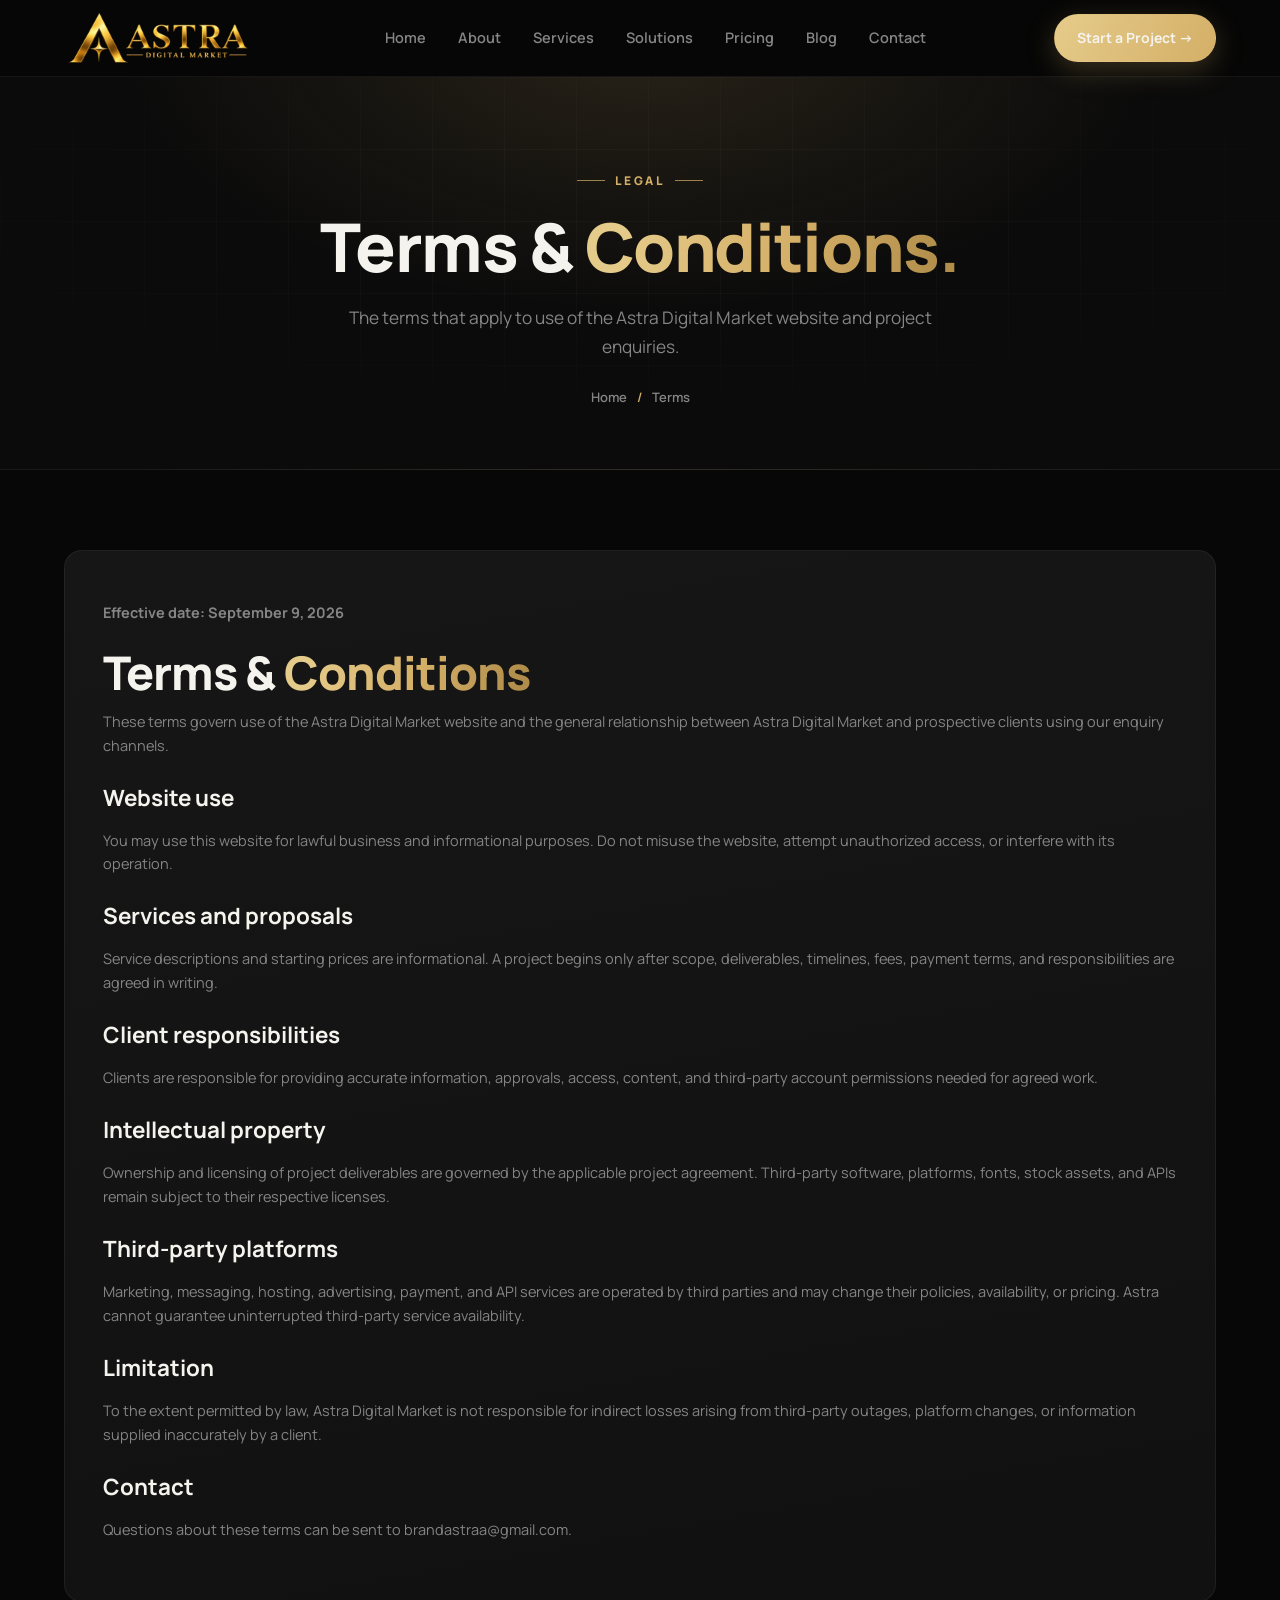
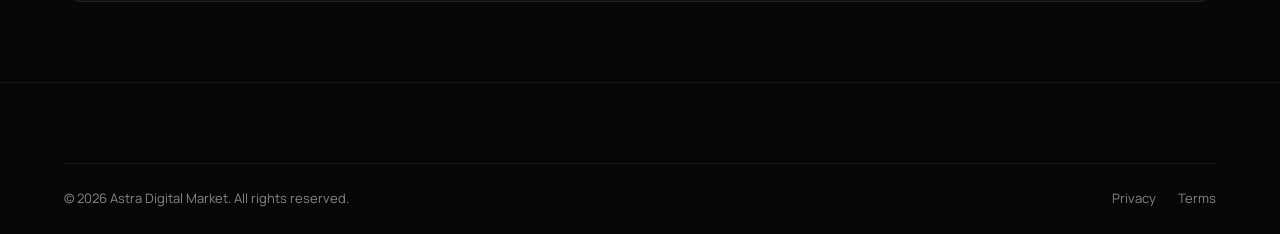
<file: terms.html>
<!DOCTYPE html>
<html lang="en">
<head>
  <meta charset="utf-8">
  <meta name="viewport" content="width=device-width, initial-scale=1.0">
  <title>Terms &amp; Conditions | Astra Digital Market</title>
  <meta name="description" content="Terms and Conditions for Astra Digital Market.">
  <link rel="canonical" href="https://www.astradigitalmarket.in/terms.html">
  <link rel="icon" type="image/png" href="img/astra-logo-new.png">
  <link rel="apple-touch-icon" href="img/astra-logo-new.png">
  <link rel="preconnect" href="https://fonts.googleapis.com">
  <link rel="preconnect" href="https://fonts.gstatic.com" crossorigin>
  <link href="https://fonts.googleapis.com/css2?family=Manrope:wght@400;500;600;700;800&display=swap" rel="stylesheet">
  <link href="css/astra-ui.css" rel="stylesheet">
</head>
<body class="ap-page">
<header class="ap-nav"><div class="ap-container ap-nav-inner">
  <a href="index.html" class="ap-logo" aria-label="Astra Digital Market — Home"><img src="img/astra-logo-new.png" alt="Astra Digital Market logo" width="180" height="52"></a>
  <nav class="ap-menu" aria-label="Primary"><a href="index.html">Home</a><a href="about.html">About</a><a href="service.html">Services</a><a href="solutions.html">Solutions</a><a href="pricing.html">Pricing</a><a href="blog.html">Blog</a><a href="contact.html">Contact</a></nav>
  <div class="ap-nav-cta"><a href="contact.html" class="ap-btn ap-btn-gold ap-btn-sm">Start a Project →</a><button class="ap-burger" aria-expanded="false" aria-controls="auMobile" aria-label="Open menu"><span></span><span></span><span></span></button></div>
</div><nav class="ap-mobile" id="auMobile" aria-label="Mobile"><a href="index.html">Home</a><a href="about.html">About</a><a href="service.html">Services</a><a href="solutions.html">Solutions</a><a href="pricing.html">Pricing</a><a href="blog.html">Blog</a><a href="contact.html">Contact</a><a href="contact.html" class="ap-btn ap-btn-gold">Start a Project →</a></nav></header>
<main><section class="ap-pagehero"><div class="ap-hero-grid-bg" aria-hidden="true"></div><div class="ap-container"><p class="ap-eyebrow ap-reveal">LEGAL</p><h1 class="ap-h1 ap-reveal ap-d1">Terms &amp; <span class="ap-gold">Conditions.</span></h1><p class="ap-lead ap-reveal ap-d2">The terms that apply to use of the Astra Digital Market website and project enquiries.</p><nav class="ap-breadcrumb ap-reveal ap-d3" aria-label="Breadcrumb"><a href="index.html">Home</a><span class="sep">/</span><span aria-current="page">Terms</span></nav></div></section>
<section class="ap-section"><div class="ap-container"><article class="ap-card" style="padding:38px"><p><strong>Effective date: September 9, 2026</strong></p><h2 class="ap-h2">Terms &amp; <span class="ap-gold">Conditions</span></h2><p>These terms govern use of the Astra Digital Market website and the general relationship between Astra Digital Market and prospective clients using our enquiry channels.</p><h3 class="ap-h3">Website use</h3><p>You may use this website for lawful business and informational purposes. Do not misuse the website, attempt unauthorized access, or interfere with its operation.</p><h3 class="ap-h3">Services and proposals</h3><p>Service descriptions and starting prices are informational. A project begins only after scope, deliverables, timelines, fees, payment terms, and responsibilities are agreed in writing.</p><h3 class="ap-h3">Client responsibilities</h3><p>Clients are responsible for providing accurate information, approvals, access, content, and third-party account permissions needed for agreed work.</p><h3 class="ap-h3">Intellectual property</h3><p>Ownership and licensing of project deliverables are governed by the applicable project agreement. Third-party software, platforms, fonts, stock assets, and APIs remain subject to their respective licenses.</p><h3 class="ap-h3">Third-party platforms</h3><p>Marketing, messaging, hosting, advertising, payment, and API services are operated by third parties and may change their policies, availability, or pricing. Astra cannot guarantee uninterrupted third-party service availability.</p><h3 class="ap-h3">Limitation</h3><p>To the extent permitted by law, Astra Digital Market is not responsible for indirect losses arising from third-party outages, platform changes, or information supplied inaccurately by a client.</p><h3 class="ap-h3">Contact</h3><p>Questions about these terms can be sent to <a href="mailto:brandastraa@gmail.com">brandastraa@gmail.com</a>.</p></article></div></section></main>
<footer class="ap-footer"><div class="ap-container"><div class="ap-footer-bottom"><span>© <span id="auYear">2026</span> Astra Digital Market. All rights reserved.</span><nav aria-label="Legal"><a href="privacy.html">Privacy</a><a href="terms.html" aria-current="page">Terms</a></nav></div></div></footer>
<script src="js/astra-ui.js" defer></script>
</body></html>
</file>
<file: css/astra-homepage.css>
/* ============================================================
   ASTRA DIGITAL MARKET — Homepage Design System
   Premium black + champagne-gold technology agency aesthetic.
   This stylesheet is scoped to index.html only.
   ============================================================ */

:root {
  --bg: #070707;
  --surface: #101010;
  --surface-2: #151515;
  --surface-3: #1b1b1b;
  --gold: #d4af67;
  --gold-light: #e5cb8a;
  --gold-soft: rgba(212, 175, 103, .12);
  --text: #f5f3ee;
  --muted: #9a968c;
  --border: rgba(255, 255, 255, .10);
  --border-soft: rgba(255, 255, 255, .06);
  --radius: 18px;
  --radius-sm: 12px;
  --font: 'Manrope', 'Inter', -apple-system, 'Segoe UI', sans-serif;
  --max: 1200px;
  --ease: cubic-bezier(.22, .61, .36, 1);
}

/* ---------- Reset ---------- */
*, *::before, *::after { box-sizing: border-box; margin: 0; padding: 0; }
html { scroll-behavior: smooth; -webkit-text-size-adjust: 100%; }
body.ap-home {
  font-family: var(--font);
  background: var(--bg);
  color: var(--text);
  line-height: 1.65;
  font-size: 16px;
  overflow-x: hidden;
  -webkit-font-smoothing: antialiased;
}
.ap-home img { max-width: 100%; display: block; }
.ap-home a { color: inherit; text-decoration: none; }
.ap-home ul { list-style: none; }
.ap-home button { font-family: inherit; cursor: pointer; }
.ap-home :focus-visible {
  outline: 2px solid var(--gold);
  outline-offset: 3px;
  border-radius: 4px;
}
.ap-home ::selection { background: var(--gold); color: #070707; }

.ap-container { width: 100%; max-width: var(--max); margin: 0 auto; padding: 0 24px; }
.ap-section { padding: 110px 0; position: relative; }

/* ---------- Typography ---------- */
.ap-eyebrow {
  display: inline-flex; align-items: center; gap: 10px;
  font-size: 12px; font-weight: 800; letter-spacing: .22em;
  text-transform: uppercase; color: var(--gold);
  margin-bottom: 20px;
}
.ap-eyebrow::before {
  content: ''; width: 28px; height: 1px; background: var(--gold); opacity: .7;
}
.ap-h1, .ap-h2 {
  font-weight: 800; letter-spacing: -.02em; line-height: 1.08;
  color: var(--text);
}
.ap-h1 { font-size: clamp(2.6rem, 6.2vw, 5rem); }
.ap-h2 { font-size: clamp(1.9rem, 4vw, 3.1rem); }
.ap-h3 { font-size: clamp(1.2rem, 2vw, 1.45rem); font-weight: 700; letter-spacing: -.01em; }
.ap-gold {
  background: linear-gradient(100deg, var(--gold-light) 10%, var(--gold) 55%, #b08d4a 95%);
  -webkit-background-clip: text; background-clip: text;
  -webkit-text-fill-color: transparent; color: var(--gold);
}
.ap-lead { color: var(--muted); font-size: clamp(1rem, 1.4vw, 1.15rem); max-width: 640px; }
.ap-center { text-align: center; }
.ap-center .ap-lead { margin: 18px auto 0; }
.ap-sec-head { margin-bottom: 64px; }

/* ---------- Buttons ---------- */
.ap-btn {
  display: inline-flex; align-items: center; justify-content: center; gap: 10px;
  padding: 15px 30px; border-radius: 100px;
  font-size: 15px; font-weight: 700; letter-spacing: .01em;
  border: 1px solid transparent; transition: all .3s var(--ease);
  white-space: nowrap;
}
.ap-btn-gold {
  background: linear-gradient(120deg, var(--gold-light), var(--gold));
  color: #0a0a0a; box-shadow: 0 8px 28px rgba(212, 175, 103, .25);
}
.ap-btn-gold:hover { transform: translateY(-2px); box-shadow: 0 12px 36px rgba(212, 175, 103, .4); }
.ap-btn-ghost {
  border-color: var(--border); color: var(--text); background: rgba(255,255,255,.03);
}
.ap-btn-ghost:hover { border-color: var(--gold); color: var(--gold-light); transform: translateY(-2px); }
.ap-btn-sm { padding: 11px 22px; font-size: 14px; }
.ap-btn-row { display: flex; flex-wrap: wrap; gap: 14px; align-items: center; }

.ap-textlink {
  display: inline-flex; align-items: center; gap: 8px;
  color: var(--gold); font-weight: 700; font-size: 14px;
  transition: gap .25s var(--ease), color .25s;
}
.ap-textlink:hover { gap: 13px; color: var(--gold-light); }

/* ---------- Reveal on scroll ---------- */
.ap-reveal { opacity: 0; transform: translateY(28px); transition: opacity .8s var(--ease), transform .8s var(--ease); }
.ap-reveal.ap-in { opacity: 1; transform: none; }
.ap-d1 { transition-delay: .08s; } .ap-d2 { transition-delay: .16s; }
.ap-d3 { transition-delay: .24s; } .ap-d4 { transition-delay: .32s; }
.ap-d5 { transition-delay: .4s; }

@media (prefers-reduced-motion: reduce) {
  html { scroll-behavior: auto; }
  .ap-reveal { opacity: 1; transform: none; transition: none; }
  *, *::before, *::after { animation-duration: .01ms !important; animation-iteration-count: 1 !important; transition-duration: .01ms !important; }
}

/* ---------- Scrollbar ---------- */
.ap-home ::-webkit-scrollbar { width: 10px; }
.ap-home ::-webkit-scrollbar-track { background: var(--bg); }
.ap-home ::-webkit-scrollbar-thumb { background: #2a2a2a; border-radius: 5px; }

/* ============================================================
   NAVIGATION
   ============================================================ */
.ap-nav {
  position: sticky; top: 0; z-index: 1000;
  background: rgba(7, 7, 7, .72);
  backdrop-filter: blur(16px); -webkit-backdrop-filter: blur(16px);
  border-bottom: 1px solid var(--border-soft);
  transition: background .3s;
}
.ap-nav.ap-scrolled { background: rgba(7, 7, 7, .92); box-shadow: 0 10px 40px rgba(0,0,0,.5); }
.ap-nav-inner {
  display: flex; align-items: center; justify-content: space-between;
  height: 76px;
}
.ap-logo { display: flex; align-items: center; gap: 12px; }
.ap-logo img { height: 44px; width: auto; }
.ap-logo span {
  font-size: 19px; font-weight: 800; letter-spacing: .02em; color: var(--text);
}
.ap-logo span b { color: var(--gold); font-weight: 800; }

.ap-menu { display: flex; align-items: center; gap: 4px; }
.ap-menu a {
  padding: 10px 15px; font-size: 14.5px; font-weight: 600;
  color: var(--muted); border-radius: 8px; transition: color .25s;
}
.ap-menu a:hover, .ap-menu a.ap-active { color: var(--text); }
.ap-menu a.ap-active { color: var(--gold); }
.ap-nav-cta { display: flex; align-items: center; gap: 14px; }

.ap-burger {
  display: none; flex-direction: column; justify-content: center; gap: 6px;
  width: 46px; height: 46px; background: transparent;
  border: 1px solid var(--border); border-radius: 10px; padding: 0 11px;
}
.ap-burger span {
  height: 2px; width: 100%; background: var(--text); border-radius: 2px;
  transition: transform .35s var(--ease), opacity .25s;
}
.ap-burger[aria-expanded="true"] span:nth-child(1) { transform: translateY(8px) rotate(45deg); }
.ap-burger[aria-expanded="true"] span:nth-child(2) { opacity: 0; }
.ap-burger[aria-expanded="true"] span:nth-child(3) { transform: translateY(-8px) rotate(-45deg); }

.ap-mobile {
  position: fixed; inset: 76px 0 auto 0; z-index: 999;
  background: #0b0b0c;
  box-shadow: 0 30px 60px rgba(0,0,0,.6);
  border-bottom: 1px solid var(--border);
  padding: 18px 24px 34px;
  display: flex; flex-direction: column; gap: 4px;
  transform: translateY(-12px); opacity: 0; pointer-events: none;
  transition: transform .35s var(--ease), opacity .3s, visibility .3s;
  visibility: hidden;
  max-height: calc(100vh - 76px); overflow-y: auto;
}
.ap-mobile.ap-open { transform: none; opacity: 1; pointer-events: auto; visibility: visible; }
.ap-mobile a {
  padding: 14px 10px; font-size: 17px; font-weight: 600;
  color: var(--text); border-bottom: 1px solid var(--border-soft);
}
.ap-mobile a.ap-active { color: var(--gold); }
.ap-mobile .ap-btn { margin-top: 18px; }
@media (max-width: 991px) {
  .ap-menu, .ap-nav-cta .ap-btn { display: none; }
  .ap-burger { display: flex; }
  .ap-nav-inner { height: 68px; }
  .ap-mobile { inset-block-start: 68px; max-height: calc(100vh - 68px); }
}

/* ============================================================
   HERO
   ============================================================ */
.ap-hero {
  position: relative; overflow: hidden;
  padding: 130px 0 90px;
}
.ap-hero-bg {
  position: absolute; inset: 0; z-index: -2;
  background:
    radial-gradient(1000px 520px at 82% 0%, rgba(212,175,103,.13), transparent 60%),
    radial-gradient(700px 500px at 8% 90%, rgba(212,175,103,.07), transparent 60%),
    var(--bg);
}
.ap-hero-grid-bg {
  position: absolute; inset: 0; z-index: -1; opacity: .5;
  background-image:
    linear-gradient(var(--border-soft) 1px, transparent 1px),
    linear-gradient(90deg, var(--border-soft) 1px, transparent 1px);
  background-size: 72px 72px;
  mask-image: radial-gradient(ellipse 90% 70% at 50% 30%, #000 30%, transparent 75%);
  -webkit-mask-image: radial-gradient(ellipse 90% 70% at 50% 30%, #000 30%, transparent 75%);
}
.ap-hero-inner {
  display: grid; grid-template-columns: 1.05fr .95fr;
  gap: 60px; align-items: center;
}
.ap-hero h1 { margin: 0 0 26px; }
.ap-hero-sub { margin-bottom: 36px; }
.ap-hero-cta {
  display: flex; flex-wrap: wrap; gap: 14px; align-items: center; margin-bottom: 22px;
}
.ap-hero-note { font-size: 13.5px; color: var(--muted); margin-bottom: 44px; }
.ap-hero-note a { color: var(--gold); font-weight: 700; border-bottom: 1px solid var(--gold-soft); }
.ap-hero-note a:hover { color: var(--gold-light); }

.ap-capabilities {
  display: flex; flex-wrap: wrap; gap: 10px 26px;
  border-top: 1px solid var(--border-soft); padding-top: 26px;
}
.ap-capabilities span {
  font-size: 12px; font-weight: 800; letter-spacing: .18em;
  color: var(--muted); text-transform: uppercase;
  display: inline-flex; align-items: center; gap: 8px;
}
.ap-capabilities span::before {
  content: ''; width: 5px; height: 5px; border-radius: 50%; background: var(--gold);
}

/* ---------- Hero visual (device collage) ---------- */
.ap-hero-visual { position: relative; min-height: 480px; }
.ap-visual-glow {
  position: absolute; inset: 8% 4%;
  background: radial-gradient(closest-side, rgba(212,175,103,.18), transparent 72%);
  filter: blur(30px); z-index: 0; pointer-events: none;
  animation: apPulse 7s ease-in-out infinite;
}
@keyframes apPulse { 0%,100% { opacity: .7; } 50% { opacity: 1; } }

.ap-card-glass {
  position: absolute; z-index: 2;
  background: linear-gradient(160deg, rgba(255,255,255,.07), rgba(255,255,255,.02));
  border: 1px solid var(--border); border-radius: var(--radius);
  backdrop-filter: blur(14px); -webkit-backdrop-filter: blur(14px);
  box-shadow: 0 30px 60px rgba(0,0,0,.55);
  overflow: hidden;
}
/* Browser / dashboard mock */
.ap-mock-browser {
  top: 24px; left: 0; width: min(460px, 88%);
  animation: apFloat 8s ease-in-out infinite;
}
.ap-mock-bar {
  display: flex; gap: 6px; padding: 12px 14px;
  border-bottom: 1px solid var(--border-soft);
  background: rgba(255,255,255,.02);
}
.ap-mock-bar i { width: 9px; height: 9px; border-radius: 50%; background: #3a3a3a; }
.ap-mock-bar i:first-child { background: var(--gold); opacity: .8; }
.ap-mock-body { padding: 20px; display: grid; gap: 12px; }
.ap-mock-row { display: flex; gap: 12px; }
.ap-chip {
  height: 10px; border-radius: 5px; background: rgba(255,255,255,.09);
}
.ap-chip.gold { background: linear-gradient(90deg, var(--gold), var(--gold-light)); opacity: .85; }
.ap-chart {
  display: flex; align-items: flex-end; gap: 8px; height: 120px;
  padding: 16px; border: 1px solid var(--border-soft); border-radius: 12px;
  background: rgba(0,0,0,.25); margin-top: 6px;
}
.ap-chart i {
  flex: 1; border-radius: 5px 5px 0 0;
  background: linear-gradient(180deg, var(--gold-light), rgba(212,175,103,.15));
  animation: apGrow 1.4s var(--ease) both;
  transform-origin: bottom;
}
.ap-chart i:nth-child(2) { animation-delay: .1s; } .ap-chart i:nth-child(3) { animation-delay: .2s; }
.ap-chart i:nth-child(4) { animation-delay: .3s; } .ap-chart i:nth-child(5) { animation-delay: .4s; }
.ap-chart i:nth-child(6) { animation-delay: .5s; } .ap-chart i:nth-child(7) { animation-delay: .6s; }
@keyframes apGrow { from { transform: scaleY(0); } to { transform: scaleY(1); } }
@keyframes apFloat { 0%,100% { transform: translateY(0); } 50% { transform: translateY(-12px); } }

/* Phone mock */
.ap-mock-phone {
  right: 0; bottom: 10px; width: 172px; z-index: 3;
  border-radius: 30px; padding: 10px;
  background: #0d0d0d; border: 1px solid rgba(255,255,255,.14);
  animation: apFloat 8s ease-in-out 1.2s infinite;
  box-shadow: 0 30px 70px rgba(0,0,0,.65), 0 0 0 6px rgba(255,255,255,.02);
}
.ap-phone-screen {
  border-radius: 22px; background: linear-gradient(170deg, #141414, #0a0a0a);
  border: 1px solid var(--border-soft);
  padding: 16px 14px; display: grid; gap: 10px;
}
.ap-phone-screen .ap-avatar {
  width: 34px; height: 34px; border-radius: 50%;
  background: linear-gradient(135deg, var(--gold-light), var(--gold));
}
.ap-phone-screen .ap-chip { width: 100%; }
.ap-phone-screen .ap-chip.short { width: 62%; }
.ap-phone-rows { display: grid; gap: 8px; margin-top: 4px; }
.ap-phone-row {
  display: flex; align-items: center; gap: 8px;
  padding: 8px 10px; border-radius: 10px;
  background: rgba(255,255,255,.04); border: 1px solid var(--border-soft);
}
.ap-phone-row i { width: 8px; height: 8px; border-radius: 50%; background: var(--gold); opacity: .85; }
.ap-phone-row .ap-chip { height: 7px; flex: 1; }

/* Floating stat badges */
.ap-badge-float {
  position: absolute; z-index: 4;
  display: flex; align-items: center; gap: 10px;
  padding: 12px 16px; border-radius: 14px;
  background: rgba(16,16,16,.92); border: 1px solid var(--border);
  box-shadow: 0 18px 40px rgba(0,0,0,.55);
  font-size: 13px; font-weight: 700; color: var(--text);
  backdrop-filter: blur(8px); -webkit-backdrop-filter: blur(8px);
}
.ap-badge-float small { display: block; font-size: 11px; color: var(--muted); font-weight: 600; }
.ap-badge-float .ap-ico {
  width: 34px; height: 34px; border-radius: 10px; flex-shrink: 0;
  display: grid; place-items: center; font-size: 15px;
  background: var(--gold-soft); color: var(--gold);
}
.ap-badge-tr { top: -6px; right: 8%; animation: apFloat 7s ease-in-out .6s infinite; }
.ap-badge-bl { bottom: 34%; left: -14px; animation: apFloat 9s ease-in-out infinite; }
@media (max-width: 991px) {
  .ap-hero { padding: 80px 0 60px; }
  .ap-hero-inner { grid-template-columns: 1fr; gap: 70px; }
  .ap-hero-visual { min-height: 420px; max-width: 560px; margin: 0 auto; width: 100%; }
  .ap-badge-bl { left: 0; }
}
@media (max-width: 480px) {
  .ap-hero-visual { min-height: 360px; }
  .ap-mock-browser { width: 92%; }
  .ap-mock-phone { width: 140px; }
  .ap-badge-tr { right: 0; top: -14px; }
}

/* ============================================================
   CAPABILITY STRIP (marquee)
   ============================================================ */
.ap-strip {
  border-block: 1px solid var(--border-soft);
  background: var(--surface);
  overflow: hidden; position: relative; padding: 22px 0;
}
.ap-strip-track {
  display: flex; gap: 56px; width: max-content;
  animation: apMarquee 30s linear infinite;
  padding: 0 28px;
}
.ap-strip:hover .ap-strip-track { animation-play-state: paused; }
.ap-strip-track span {
  font-size: 13.5px; font-weight: 800; letter-spacing: .2em;
  text-transform: uppercase; color: var(--muted);
  display: inline-flex; align-items: center; gap: 18px; white-space: nowrap;
}
.ap-strip-track span::after {
  content: '✦'; color: var(--gold); font-size: 11px;
}
@keyframes apMarquee { to { transform: translateX(-50%); } }
@media (max-width: 767px) {
  .ap-strip { overflow-x: auto; scrollbar-width: none; }
  .ap-strip::-webkit-scrollbar { display: none; }
  .ap-strip-track { animation: none; gap: 36px; }
}

/* ============================================================
   SERVICE CARDS — WHAT WE BUILD
   ============================================================ */
.ap-grid-3 { display: grid; grid-template-columns: repeat(3, 1fr); gap: 24px; }
.ap-grid-2 { display: grid; grid-template-columns: repeat(2, 1fr); gap: 24px; }
.ap-grid-4 { display: grid; grid-template-columns: repeat(4, 1fr); gap: 24px; }

.ap-card {
  position: relative; padding: 36px 30px;
  background: linear-gradient(170deg, var(--surface-2), var(--surface));
  border: 1px solid var(--border-soft); border-radius: var(--radius);
  transition: transform .4s var(--ease), border-color .4s, box-shadow .4s;
  overflow: hidden;
}
.ap-card::before {
  content: ''; position: absolute; inset: 0; border-radius: inherit;
  background: radial-gradient(420px 200px at var(--mx, 50%) var(--my, 0%), rgba(212,175,103,.10), transparent 65%);
  opacity: 0; transition: opacity .4s; pointer-events: none;
}
.ap-card:hover { transform: translateY(-6px); border-color: rgba(212,175,103,.35); box-shadow: 0 24px 50px rgba(0,0,0,.5), 0 0 0 1px rgba(212,175,103,.12); }
.ap-card:hover::before { opacity: 1; }

.ap-card-num {
  font-size: 13px; font-weight: 800; letter-spacing: .18em; color: var(--gold);
  margin-bottom: 18px; display: block;
}
.ap-card-ico {
  width: 52px; height: 52px; border-radius: 14px;
  display: grid; place-items: center; font-size: 22px;
  background: var(--gold-soft); color: var(--gold);
  border: 1px solid rgba(212,175,103,.22); margin-bottom: 22px;
  transition: transform .4s var(--ease), background .3s;
}
.ap-card:hover .ap-card-ico { transform: scale(1.08) rotate(-4deg); background: rgba(212,175,103,.2); }
.ap-card h3 { margin-bottom: 12px; }
.ap-card p { color: var(--muted); font-size: 14.5px; margin-bottom: 24px; }

.ap-stats-strip {
  display: grid; grid-template-columns: repeat(4, 1fr); gap: 0;
  border: 1px solid var(--border-soft); border-radius: var(--radius);
  background: linear-gradient(170deg, var(--surface-2), var(--surface));
  overflow: hidden;
}
.ap-stat { padding: 44px 20px; text-align: center; border-left: 1px solid var(--border-soft); }
.ap-stat:first-child { border-left: 0; }
.ap-stat b {
  display: block; font-size: clamp(2rem, 3.4vw, 2.9rem); font-weight: 800;
  letter-spacing: -.02em; color: var(--gold-light); line-height: 1.1;
}
.ap-stat span {
  font-size: 12px; font-weight: 700; letter-spacing: .2em;
  text-transform: uppercase; color: var(--muted);
}
@media (max-width: 991px) {
  .ap-grid-3, .ap-grid-4 { grid-template-columns: repeat(2, 1fr); }
}
@media (max-width: 640px) {
  .ap-grid-3, .ap-grid-2, .ap-grid-4 { grid-template-columns: 1fr; }
  .ap-stats-strip { grid-template-columns: repeat(2, 1fr); }
  .ap-stat { border-left: 0; border-top: 1px solid var(--border-soft); }
  .ap-stat:nth-child(-n+2) { border-top: 0; }
  .ap-stat:nth-child(even) { border-left: 1px solid var(--border-soft); }
  .ap-section { padding: 80px 0; }
}

/* ============================================================
   WHY ASTRA
   ============================================================ */
.ap-why { background: var(--surface); border-block: 1px solid var(--border-soft); }
.ap-why-inner { display: grid; grid-template-columns: 1fr 1fr; gap: 72px; align-items: center; }
.ap-feature { display: flex; gap: 18px; padding: 22px 0; border-bottom: 1px solid var(--border-soft); }
.ap-feature:last-child { border-bottom: 0; }
.ap-feature .ap-fnum {
  font-size: 13px; font-weight: 800; color: var(--gold); letter-spacing: .1em;
  padding-top: 4px; min-width: 34px;
}
.ap-feature h3 { font-size: 17px; font-weight: 800; margin-bottom: 6px; }
.ap-feature p { color: var(--muted); font-size: 14.5px; }

.ap-system-visual {
  position: relative; border-radius: var(--radius);
  border: 1px solid var(--border); overflow: hidden;
  background:
    radial-gradient(420px 300px at 70% 20%, rgba(212,175,103,.16), transparent 65%),
    linear-gradient(170deg, var(--surface-3), var(--surface));
  padding: 40px; min-height: 480px;
}
.ap-orbit { position: absolute; inset: 0; margin: auto; width: 320px; height: 320px; }
.ap-orbit::before, .ap-orbit::after {
  content: ''; position: absolute; inset: 0; border-radius: 50%;
  border: 1px dashed rgba(212,175,103,.3);
}
.ap-orbit::after { inset: 55px; border-style: solid; border-color: rgba(212,175,103,.18); animation: apSpin 26s linear infinite; }
@keyframes apSpin { to { transform: rotate(360deg); } }
.ap-core {
  position: absolute; inset: 0; margin: auto; width: 128px; height: 128px;
  border-radius: 50%; display: grid; place-items: center; text-align: center;
  background: radial-gradient(circle at 32% 28%, rgba(229,203,138,.35), rgba(212,175,103,.12) 60%, transparent);
  border: 1px solid rgba(212,175,103,.4);
  font-size: 13px; font-weight: 800; letter-spacing: .14em; color: var(--gold-light);
  box-shadow: 0 0 60px rgba(212,175,103,.22);
  text-transform: uppercase; padding: 16px;
}
.ap-node {
  position: absolute; padding: 10px 16px; border-radius: 100px;
  background: rgba(16,16,16,.9); border: 1px solid var(--border);
  font-size: 12px; font-weight: 700; letter-spacing: .1em; color: var(--muted);
  text-transform: uppercase; box-shadow: 0 12px 30px rgba(0,0,0,.5);
  animation: apFloat 6s ease-in-out infinite;
}
.ap-node b { color: var(--gold); }
.ap-node:nth-child(1) { top: 8%; left: 12%; }
.ap-node:nth-child(2) { top: 16%; right: 8%; animation-delay: .8s; }
.ap-node:nth-child(3) { bottom: 18%; left: 6%; animation-delay: 1.6s; }
.ap-node:nth-child(4) { bottom: 8%; right: 12%; animation-delay: 2.2s; }
@media (max-width: 991px) {
  .ap-why-inner { grid-template-columns: 1fr; gap: 48px; }
  .ap-system-visual { min-height: 400px; }
}
@media (max-width: 480px) {
  .ap-system-visual { padding: 24px; min-height: 340px; }
  .ap-orbit { width: 240px; height: 240px; }
  .ap-core { width: 110px; height: 110px; font-size: 11px; }
  .ap-node { font-size: 10.5px; padding: 8px 12px; }
}

/* ============================================================
   WHAT WE CAN DEVELOP (chips)
   ============================================================ */
.ap-chips { display: flex; flex-wrap: wrap; gap: 12px; justify-content: center; }
.ap-chips li {
  padding: 13px 24px; border-radius: 100px;
  background: var(--surface-2); border: 1px solid var(--border-soft);
  font-size: 13.5px; font-weight: 700; letter-spacing: .06em; color: var(--muted);
  text-transform: uppercase; transition: all .3s var(--ease);
}
.ap-chips li:hover {
  border-color: var(--gold); color: var(--gold-light);
  transform: translateY(-3px); box-shadow: 0 12px 30px rgba(212,175,103,.12);
}
.ap-dev-note { text-align: center; color: var(--muted); font-size: 14px; margin: 28px 0 36px; }
.ap-dev-cta { text-align: center; }

/* ============================================================
   PROCESS / WORKFLOW
   ============================================================ */
.ap-process { background: var(--surface); border-block: 1px solid var(--border-soft); }
.ap-steps { display: grid; grid-template-columns: repeat(5, 1fr); gap: 0; position: relative; }
.ap-steps::before {
  content: ''; position: absolute; top: 31px; left: 8%; right: 8%; height: 1px;
  background: linear-gradient(90deg, transparent, rgba(212,175,103,.45), rgba(212,175,103,.45), transparent);
}
.ap-step { position: relative; text-align: center; padding: 0 14px; }
.ap-step-dot {
  width: 62px; height: 62px; margin: 0 auto 22px; border-radius: 50%;
  display: grid; place-items: center;
  background: var(--bg); border: 1px solid rgba(212,175,103,.4);
  font-weight: 800; color: var(--gold); font-size: 15px;
  position: relative; z-index: 1; transition: all .35s var(--ease);
}
.ap-step:hover .ap-step-dot {
  background: linear-gradient(135deg, var(--gold-light), var(--gold));
  color: #0a0a0a; box-shadow: 0 0 34px rgba(212,175,103,.35);
}
.ap-step h3 { font-size: 15px; font-weight: 800; letter-spacing: .14em; margin-bottom: 10px; }
.ap-step p { color: var(--muted); font-size: 13.5px; }
@media (max-width: 991px) {
  .ap-steps { grid-template-columns: repeat(2, 1fr); gap: 36px 20px; }
  .ap-steps::before { display: none; }
  .ap-step:nth-child(5) { grid-column: 1 / -1; max-width: 340px; margin: 0 auto; }
}
@media (max-width: 480px) {
  .ap-steps { grid-template-columns: 1fr; }
  .ap-step:nth-child(5) { max-width: none; }
}

/* ============================================================
   PORTFOLIO
   ============================================================ */
.ap-work-card {
  position: relative; border-radius: var(--radius); overflow: hidden;
  border: 1px solid var(--border-soft); background: var(--surface);
  transition: transform .4s var(--ease), border-color .4s, box-shadow .4s;
  display: flex; flex-direction: column;
}
.ap-work-card:hover { transform: translateY(-6px); border-color: rgba(212,175,103,.35); box-shadow: 0 26px 60px rgba(0,0,0,.55); }
.ap-work-media { position: relative; aspect-ratio: 16 / 10; overflow: hidden; }
.ap-work-media img {
  width: 100%; height: 100%; object-fit: cover;
  transition: transform .8s var(--ease); filter: saturate(.92);
}
.ap-work-card:hover .ap-work-media img { transform: scale(1.06); }
.ap-work-media::after {
  content: ''; position: absolute; inset: 0;
  background: linear-gradient(180deg, transparent 40%, rgba(7,7,7,.85));
}
.ap-work-cat {
  position: absolute; top: 16px; left: 16px; z-index: 2;
  padding: 6px 14px; border-radius: 100px; font-size: 11px;
  font-weight: 800; letter-spacing: .16em; text-transform: uppercase;
  background: rgba(7,7,7,.7); color: var(--gold-light);
  border: 1px solid rgba(212,175,103,.35); backdrop-filter: blur(6px);
}
.ap-work-body { padding: 26px 28px 30px; display: flex; flex-direction: column; gap: 10px; flex: 1; }
.ap-work-body p { color: var(--muted); font-size: 14.5px; flex: 1; }
.ap-work-body .ap-textlink { margin-top: 4px; }

/* ============================================================
   MARKETING SECTION
   ============================================================ */
.ap-mkt { position: relative; overflow: hidden; }
.ap-mkt-bg {
  position: absolute; inset: 0; z-index: -1;
  background:
    radial-gradient(800px 400px at 15% 30%, rgba(212,175,103,.09), transparent 60%),
    var(--bg);
}
.ap-mkt-inner { display: grid; grid-template-columns: 1fr 1fr; gap: 72px; align-items: center; }
.ap-mkt-list { display: grid; grid-template-columns: 1fr 1fr; gap: 14px; margin: 34px 0 38px; }
.ap-mkt-list li {
  display: flex; align-items: center; gap: 12px;
  padding: 14px 18px; border-radius: var(--radius-sm);
  background: var(--surface-2); border: 1px solid var(--border-soft);
  font-size: 13.5px; font-weight: 700; letter-spacing: .06em;
  text-transform: uppercase; color: var(--text);
  transition: border-color .3s, transform .3s var(--ease);
}
.ap-mkt-list li:hover { border-color: rgba(212,175,103,.4); transform: translateY(-2px); }
.ap-mkt-list li::before { content: '✦'; color: var(--gold); font-size: 12px; }
@media (max-width: 991px) {
  .ap-mkt-inner { grid-template-columns: 1fr; gap: 44px; }
}
@media (max-width: 640px) { .ap-mkt-list { grid-template-columns: 1fr; } }

/* ============================================================
   APP HIGHLIGHT
   ============================================================ */
.ap-app { background: var(--surface); border-block: 1px solid var(--border-soft); overflow: hidden; }
.ap-app-inner { display: grid; grid-template-columns: 1fr 1fr; gap: 72px; align-items: center; }
.ap-app-visual {
  position: relative; display: flex; justify-content: center; min-height: 480px; align-items: center;
}
.ap-app-visual::before {
  content: ''; position: absolute; width: 440px; height: 440px; border-radius: 50%;
  background: radial-gradient(circle, rgba(212,175,103,.16), transparent 65%);
  filter: blur(20px);
}
.ap-phone-lg {
  position: relative; width: 250px; border-radius: 42px; padding: 14px;
  background: #0d0d0d; border: 1px solid rgba(255,255,255,.16);
  box-shadow: 0 40px 90px rgba(0,0,0,.7), 0 0 0 8px rgba(255,255,255,.02);
  animation: apFloat 8s ease-in-out infinite;
}
.ap-phone-lg .ap-phone-screen { padding: 24px 18px; gap: 14px; border-radius: 32px; }
.ap-phone-lg .ap-avatar { width: 46px; height: 46px; }
.ap-phone-lg .ap-stat-tile {
  display: grid; grid-template-columns: 1fr 1fr; gap: 10px;
}
.ap-phone-lg .ap-stat-tile div {
  padding: 12px; border-radius: 12px; background: rgba(255,255,255,.05);
  border: 1px solid var(--border-soft);
}
.ap-phone-lg .ap-stat-tile b { display: block; color: var(--gold-light); font-size: 15px; }
.ap-phone-lg .ap-stat-tile span { font-size: 10px; color: var(--muted); letter-spacing: .08em; text-transform: uppercase; }
.ap-app-feats { display: grid; gap: 14px; margin: 32px 0 36px; }
.ap-app-feats li {
  display: flex; gap: 14px; align-items: flex-start;
  color: var(--muted); font-size: 15px;
}
.ap-app-feats li::before {
  content: '→'; color: var(--gold); font-weight: 800; flex-shrink: 0;
}
@media (max-width: 991px) {
  .ap-app-inner { grid-template-columns: 1fr; gap: 56px; }
  .ap-app-visual { min-height: 440px; }
}

/* ============================================================
   AI / AUTOMATION
   ============================================================ */
.ap-ai { position: relative; overflow: hidden; }
.ap-ai-bg {
  position: absolute; inset: 0; z-index: -1;
  background:
    radial-gradient(900px 460px at 85% 20%, rgba(212,175,103,.1), transparent 60%),
    radial-gradient(600px 400px at 10% 85%, rgba(212,175,103,.06), transparent 60%),
    var(--bg);
}
.ap-ai-grid-bg {
  position: absolute; inset: 0; z-index: -1; opacity: .35;
  background-image: linear-gradient(var(--border-soft) 1px, transparent 1px), linear-gradient(90deg, var(--border-soft) 1px, transparent 1px);
  background-size: 64px 64px;
  mask-image: radial-gradient(ellipse 80% 80% at 70% 40%, #000 20%, transparent 70%);
  -webkit-mask-image: radial-gradient(ellipse 80% 80% at 70% 40%, #000 20%, transparent 70%);
}
.ap-ai-inner { display: grid; grid-template-columns: 1fr 1fr; gap: 72px; align-items: center; }
.ap-ai-list { display: grid; grid-template-columns: 1fr 1fr; gap: 14px; margin: 34px 0 38px; }
.ap-ai-list li {
  display: flex; align-items: center; gap: 12px;
  padding: 14px 18px; border-radius: var(--radius-sm);
  background: rgba(255,255,255,.03); border: 1px solid var(--border-soft);
  font-size: 13.5px; font-weight: 700; letter-spacing: .04em; color: var(--text);
  transition: border-color .3s, transform .3s var(--ease);
}
.ap-ai-list li:hover { border-color: rgba(212,175,103,.4); transform: translateY(-2px); }
.ap-ai-list li::before { content: '✦'; color: var(--gold); font-size: 12px; }
.ap-chat-demo {
  border-radius: var(--radius); border: 1px solid var(--border);
  background: linear-gradient(170deg, var(--surface-2), var(--surface));
  padding: 26px; box-shadow: 0 30px 70px rgba(0,0,0,.5);
  max-width: 460px; margin-left: auto; width: 100%;
}
.ap-chat-head {
  display: flex; align-items: center; gap: 12px; padding-bottom: 16px;
  border-bottom: 1px solid var(--border-soft); margin-bottom: 20px;
}
.ap-chat-head .ap-avatar { width: 38px; height: 38px; border-radius: 50%; background: linear-gradient(135deg, #25d366, #128c7e); }
.ap-chat-head b { font-size: 14px; display: block; }
.ap-chat-head small { color: #25d366; font-size: 11.5px; font-weight: 700; }
.ap-msg { max-width: 82%; padding: 12px 16px; border-radius: 14px; font-size: 13.5px; margin-bottom: 12px; line-height: 1.5; }
.ap-msg.in { background: rgba(255,255,255,.05); border: 1px solid var(--border-soft); border-bottom-left-radius: 4px; }
.ap-msg.out { background: rgba(212,175,103,.14); border: 1px solid rgba(212,175,103,.3); color: var(--gold-light); margin-left: auto; border-bottom-right-radius: 4px; }
.ap-typing { display: inline-flex; gap: 5px; padding: 12px 16px; }
.ap-typing i { width: 6px; height: 6px; border-radius: 50%; background: var(--muted); animation: apBlink 1.2s infinite; }
.ap-typing i:nth-child(2) { animation-delay: .2s; } .ap-typing i:nth-child(3) { animation-delay: .4s; }
@keyframes apBlink { 0%,80%,100% { opacity: .25; } 40% { opacity: 1; } }
@media (max-width: 991px) {
  .ap-ai-inner { grid-template-columns: 1fr; gap: 48px; }
  .ap-chat-demo { margin: 0 auto; }
}
@media (max-width: 640px) { .ap-ai-list { grid-template-columns: 1fr; } }

/* ============================================================
   PRICING
   ============================================================ */
.ap-pricing { background: var(--surface); border-block: 1px solid var(--border-soft); }
.ap-price-grid { display: grid; grid-template-columns: repeat(2, minmax(0, 400px)); gap: 26px; justify-content: center; }
.ap-price-card {
  padding: 44px 38px; border-radius: var(--radius);
  background: linear-gradient(170deg, var(--surface-2), var(--surface));
  border: 1px solid var(--border-soft); position: relative;
  transition: transform .4s var(--ease), border-color .4s, box-shadow .4s;
}
.ap-price-card:hover { transform: translateY(-6px); border-color: rgba(212,175,103,.35); box-shadow: 0 24px 55px rgba(0,0,0,.5); }
.ap-price-card.ap-featured { border-color: rgba(212,175,103,.45); background: linear-gradient(170deg, #1a1710, var(--surface)); }
.ap-price-tag {
  position: absolute; top: 22px; right: 22px;
  font-size: 10.5px; font-weight: 800; letter-spacing: .16em; text-transform: uppercase;
  padding: 6px 13px; border-radius: 100px;
  background: linear-gradient(120deg, var(--gold-light), var(--gold)); color: #0a0a0a;
}
.ap-price-card h3 { font-size: 14px; letter-spacing: .22em; color: var(--gold); margin-bottom: 16px; }
.ap-price-card .ap-amount { font-size: clamp(2.2rem, 4vw, 3rem); font-weight: 800; letter-spacing: -.02em; }
.ap-price-card .ap-amount small { font-size: 15px; color: var(--muted); font-weight: 600; }
.ap-price-card ul { margin: 26px 0 32px; display: grid; gap: 12px; }
.ap-price-card ul li { display: flex; gap: 12px; color: var(--muted); font-size: 14.5px; }
.ap-price-card ul li::before { content: '✓'; color: var(--gold); font-weight: 800; }
.ap-price-note {
  max-width: 640px; margin: 34px auto 0; text-align: center;
  color: var(--muted); font-size: 14.5px;
  border: 1px dashed var(--border); border-radius: var(--radius-sm); padding: 18px 24px;
}
@media (max-width: 860px) { .ap-price-grid { grid-template-columns: 1fr; } }

/* ============================================================
   BRAND STATEMENT
   ============================================================ */
.ap-statement { text-align: center; position: relative; overflow: hidden; }
.ap-statement::before {
  content: ''; position: absolute; left: 50%; top: 50%; transform: translate(-50%, -50%);
  width: 700px; height: 380px; border-radius: 50%;
  background: radial-gradient(circle, rgba(212,175,103,.1), transparent 65%);
  filter: blur(30px); z-index: -1;
}
.ap-statement blockquote {
  font-size: clamp(1.7rem, 4.2vw, 3.2rem); font-weight: 800;
  letter-spacing: -.02em; line-height: 1.2; max-width: 900px; margin: 0 auto;
}

/* ============================================================
   FINAL CTA
   ============================================================ */
.ap-final {
  position: relative; overflow: hidden; text-align: center;
  padding: 130px 0;
  background:
    radial-gradient(700px 380px at 50% 0%, rgba(212,175,103,.14), transparent 65%),
    var(--surface);
  border-top: 1px solid var(--border-soft);
}
.ap-final .ap-h2 { font-size: clamp(2.2rem, 5vw, 4rem); }
.ap-final p { max-width: 620px; margin: 22px auto 40px; }
.ap-final .ap-btn-row { justify-content: center; }

/* ============================================================
   FOOTER
   ============================================================ */
.ap-footer { border-top: 1px solid var(--border-soft); background: var(--bg); padding: 80px 0 0; }
.ap-footer-grid {
  display: grid; grid-template-columns: 1.4fr 1fr 1fr 1.1fr; gap: 48px;
  padding-bottom: 60px;
}
.ap-footer h4 {
  font-size: 12.5px; font-weight: 800; letter-spacing: .2em;
  text-transform: uppercase; color: var(--gold); margin-bottom: 22px;
}
.ap-footer ul { display: grid; gap: 12px; }
.ap-footer ul a { color: var(--muted); font-size: 14.5px; transition: color .25s; }
.ap-footer ul a:hover { color: var(--gold-light); }
.ap-footer-brand img { height: 52px; width: auto; margin-bottom: 18px; }
.ap-footer-brand p { color: var(--muted); font-size: 14.5px; max-width: 300px; }
.ap-footer-contact li { display: flex; gap: 12px; color: var(--muted); font-size: 14.5px; align-items: flex-start; }
.ap-footer-contact li::before { content: '✦'; color: var(--gold); font-size: 11px; padding-top: 4px; }
.ap-footer-contact a { color: var(--text); }
.ap-footer-contact a:hover { color: var(--gold-light); }
.ap-footer-bottom {
  border-top: 1px solid var(--border-soft); padding: 24px 0;
  display: flex; flex-wrap: wrap; gap: 14px; align-items: center; justify-content: space-between;
  color: var(--muted); font-size: 13px;
}
.ap-footer-bottom nav { display: flex; gap: 22px; }
.ap-footer-bottom a:hover { color: var(--gold-light); }
@media (max-width: 991px) { .ap-footer-grid { grid-template-columns: 1fr 1fr; } }
@media (max-width: 560px) {
  .ap-footer-grid { grid-template-columns: 1fr; gap: 36px; }
  .ap-footer { padding-top: 60px; }
}

/* ============================================================
   WHATSAPP FLOAT
   ============================================================ */
.ap-wa {
  position: fixed; right: 22px; bottom: 22px; z-index: 1100;
  width: 56px; height: 56px; border-radius: 50%;
  display: grid; place-items: center;
  background: #25d366; color: #fff; font-size: 26px;
  box-shadow: 0 10px 30px rgba(37, 211, 102, .35);
  transition: transform .3s var(--ease), box-shadow .3s;
}
.ap-wa:hover { transform: translateY(-4px) scale(1.05); box-shadow: 0 16px 40px rgba(37, 211, 102, .5); }
.ap-wa svg { width: 28px; height: 28px; fill: #fff; }
</file>
<file: css/astra-ui.css>
/* ============================================================
   ASTRA DIGITAL MARKET â€” GLOBAL UI SYSTEM (all pages)
   Premium black/charcoal + champagne-gold design language.
   ============================================================ */

:root {
  --astra-bg: #070707;
  --astra-bg-2: #0B0B0B;
  --astra-surface: #111111;
  --astra-surface-2: #161616;
  --astra-gold: #D4AF67;
  --astra-gold-light: #E5CB8A;
  --astra-white: #F5F3EE;
  --astra-muted: #858585;
  --astra-border: rgba(255,255,255,0.10);
  --astra-border-soft: rgba(255,255,255,0.06);
  --radius: 18px; --radius-sm: 12px;
  --font: 'Manrope','Inter',-apple-system,'Segoe UI',sans-serif;
  --ease: cubic-bezier(.22,.61,.36,1);
}

/* ---------- Base ---------- */
*, *::before, *::after { box-sizing: border-box; margin: 0; padding: 0; }
html { scroll-behavior: smooth; -webkit-text-size-adjust: 100%; }
body.ap-page {
  font-family: var(--font);
  background: var(--astra-bg);
  color: var(--astra-white);
  line-height: 1.65; font-size: 16px;
  overflow-x: hidden; -webkit-font-smoothing: antialiased;
}
.ap-page img { max-width: 100%; display: block; }
.ap-page a { color: inherit; text-decoration: none; }
.ap-page ul, .ap-page ol { list-style: none; }
.ap-page :focus-visible { outline: 2px solid var(--astra-gold); outline-offset: 3px; border-radius: 4px; }
.ap-page ::selection { background: var(--astra-gold); color: #070707; }
.ap-container { width: 100%; max-width: 1200px; margin: 0 auto; padding: 0 24px; }
.ap-section { padding: 80px 0; position: relative; }

/* ---------- Type ---------- */
.ap-eyebrow {
  display: inline-flex; align-items: center; gap: 10px;
  font-size: 12px; font-weight: 800; letter-spacing: .22em;
  text-transform: uppercase; color: var(--astra-gold); margin-bottom: 20px;
}
.ap-eyebrow::before { content: ''; width: 28px; height: 1px; background: var(--astra-gold); opacity: .7; }
.ap-h1, .ap-h2 { font-weight: 800; letter-spacing: -.02em; line-height: 1.1; }
.ap-h1 { font-size: clamp(2.4rem, 5.4vw, 4.2rem); }
.ap-h2 { font-size: clamp(1.8rem, 3.8vw, 2.9rem); }
.ap-h3 { font-size: clamp(1.15rem, 1.9vw, 1.4rem); font-weight: 700; }
.ap-gold {
  background: linear-gradient(100deg, var(--astra-gold-light) 10%, var(--astra-gold) 55%, #b08d4a 95%);
  -webkit-background-clip: text; background-clip: text;
  -webkit-text-fill-color: transparent; color: var(--astra-gold);
}
.ap-lead { color: var(--astra-muted); font-size: clamp(1rem, 1.35vw, 1.13rem); max-width: 660px; }
.ap-center { text-align: center; }
.ap-center .ap-lead { margin: 18px auto 0; }
.ap-sec-head { margin-bottom: 60px; }

/* ---------- Buttons ---------- */
.ap-btn {
  display: inline-flex; align-items: center; justify-content: center; gap: 10px;
  padding: 15px 30px; border-radius: 100px;
  font-size: 15px; font-weight: 700; border: 1px solid transparent;
  transition: all .3s var(--ease); white-space: nowrap; cursor: pointer; font-family: inherit;
}
.ap-btn-gold {
  background: linear-gradient(120deg, var(--astra-gold-light), var(--astra-gold));
  color: #0a0a0a; box-shadow: 0 8px 28px rgba(212,175,103,.25);
}
.ap-btn-gold:hover { transform: translateY(-2px); box-shadow: 0 12px 36px rgba(212,175,103,.4); }
.ap-btn-ghost { border-color: var(--astra-border); color: var(--astra-white); background: rgba(255,255,255,.03); }
.ap-btn-ghost:hover { border-color: var(--astra-gold); color: var(--astra-gold-light); transform: translateY(-2px); }
.ap-btn-sm { padding: 11px 22px; font-size: 14px; }
.ap-btn-row { display: flex; flex-wrap: wrap; gap: 14px; align-items: center; }
.ap-textlink {
  display: inline-flex; align-items: center; gap: 8px;
  color: var(--astra-gold); font-weight: 700; font-size: 14px;
  transition: gap .25s var(--ease), color .25s;
}
.ap-textlink:hover { gap: 13px; color: var(--astra-gold-light); }

/* ---------- Reveal ---------- */
.ap-reveal { opacity: 0; transform: translateY(28px); transition: opacity .8s var(--ease), transform .8s var(--ease); }
.ap-reveal.ap-in { opacity: 1; transform: none; }
.ap-d1 { transition-delay: .08s; } .ap-d2 { transition-delay: .16s; }
.ap-d3 { transition-delay: .24s; } .ap-d4 { transition-delay: .32s; }
@media (prefers-reduced-motion: reduce) {
  html { scroll-behavior: auto; }
  .ap-reveal { opacity: 1; transform: none; transition: none; }
  *, *::before, *::after { animation-duration: .01ms !important; animation-iteration-count: 1 !important; transition-duration: .01ms !important; }
}

/* ---------- Page hero (inner pages) ---------- */
.ap-pagehero {
  position: relative; overflow: hidden; text-align: center;
  padding: 85px 0 60px;
  background:
    radial-gradient(800px 420px at 50% -10%, rgba(212,175,103,.14), transparent 65%),
    var(--astra-bg-2);
  border-bottom: 1px solid var(--astra-border-soft);
}
.ap-pagehero .ap-hero-grid-bg,
.ap-pagehero .ap-grid-bg {
  position: absolute; inset: 0; z-index: 0; opacity: .45;
  background-image: linear-gradient(var(--astra-border-soft) 1px, transparent 1px), linear-gradient(90deg, var(--astra-border-soft) 1px, transparent 1px);
  background-size: 72px 72px;
  mask-image: radial-gradient(ellipse 85% 75% at 50% 35%, #000 25%, transparent 75%);
  -webkit-mask-image: radial-gradient(ellipse 85% 75% at 50% 35%, #000 25%, transparent 75%);
}
.ap-pagehero .ap-container { position: relative; z-index: 1; }
.ap-pagehero .ap-eyebrow { justify-content: center; }
.ap-pagehero .ap-eyebrow::after { content: ''; width: 28px; height: 1px; background: var(--astra-gold); opacity: .7; }
.ap-pagehero .ap-lead { margin: 20px auto 0; }
.ap-breadcrumb {
  display: flex; justify-content: center; gap: 10px; align-items: center;
  margin-top: 26px; font-size: 13px; color: var(--astra-muted); font-weight: 600;
}
.ap-breadcrumb a:hover { color: var(--astra-gold-light); }
.ap-breadcrumb .sep { color: var(--astra-gold); }

/* ---------- Cards ---------- */
.ap-grid-2, .ap-grid-3, .ap-grid-4 { display: grid; gap: 24px; }
.ap-grid-2 { grid-template-columns: repeat(2,1fr); }
.ap-grid-3 { grid-template-columns: repeat(3,1fr); }
.ap-grid-4 { grid-template-columns: repeat(4,1fr); }
.ap-card {
  position: relative; padding: 36px 30px;
  background: linear-gradient(170deg, var(--astra-surface-2), var(--astra-surface));
  border: 1px solid var(--astra-border-soft); border-radius: var(--radius);
  transition: transform .4s var(--ease), border-color .4s, box-shadow .4s; overflow: hidden;
}
.ap-card::before {
  content: ''; position: absolute; inset: 0; border-radius: inherit;
  background: radial-gradient(420px 200px at var(--mx,50%) var(--my,0%), rgba(212,175,103,.10), transparent 65%);
  opacity: 0; transition: opacity .4s; pointer-events: none;
}
.ap-card:hover { transform: translateY(-6px); border-color: rgba(212,175,103,.35); box-shadow: 0 24px 50px rgba(0,0,0,.5); }
.ap-card:hover::before { opacity: 1; }
.ap-card-num { font-size: 13px; font-weight: 800; letter-spacing: .18em; color: var(--astra-gold); margin-bottom: 16px; display: block; }
.ap-card-ico {
  width: 52px; height: 52px; border-radius: 14px; display: grid; place-items: center;
  font-size: 22px; background: rgba(212,175,103,.12); color: var(--astra-gold);
  border: 1px solid rgba(212,175,103,.22); margin-bottom: 22px;
  transition: transform .4s var(--ease), background .3s;
}
.ap-card:hover .ap-card-ico { transform: scale(1.08) rotate(-4deg); background: rgba(212,175,103,.2); }
.ap-card p { color: var(--astra-muted); font-size: 14.5px; margin: 12px 0 22px; }
.ap-card .ap-textlink { margin-top: auto; }

/* ============================================================
   HEADER (shared all pages)
   ============================================================ */
.ap-nav {
  position: sticky; top: 0; z-index: 1000;
  background: rgba(7,7,7,.72);
  backdrop-filter: blur(16px); -webkit-backdrop-filter: blur(16px);
  border-bottom: 1px solid var(--astra-border-soft);
}
.ap-nav.ap-scrolled { background: rgba(7,7,7,.93); box-shadow: 0 10px 40px rgba(0,0,0,.5); }
.ap-nav-inner { display: flex; align-items: center; justify-content: space-between; height: 76px; }
.ap-logo { display: flex; align-items: center; }
.ap-logo img { height: 64px; width: auto; max-height: 64px; object-fit: contain; display: block; }
.ap-menu { display: flex; align-items: center; gap: 4px; }
.ap-menu a {
  position: relative; padding: 10px 14px; font-size: 14.5px; font-weight: 600;
  color: var(--astra-muted); border-radius: 8px; transition: color .25s;
}
.ap-menu a::after {
  content: ''; position: absolute; left: 14px; right: 14px; bottom: 4px; height: 2px;
  border-radius: 2px; background: var(--astra-gold);
  transform: scaleX(0); transform-origin: left; transition: transform .3s var(--ease);
}
.ap-menu a:hover { color: var(--astra-white); }
.ap-menu a:hover::after { transform: scaleX(.6); }
.ap-menu a.ap-active { color: var(--astra-gold); }
.ap-menu a.ap-active::after { transform: scaleX(1); }
.ap-nav-cta { display: flex; align-items: center; gap: 14px; }
.ap-burger {
  display: none; flex-direction: column; justify-content: center; gap: 6px;
  width: 46px; height: 46px; background: transparent;
  border: 1px solid var(--astra-border); border-radius: 10px; padding: 0 11px;
}
.ap-burger span { height: 2px; width: 100%; background: var(--astra-white); border-radius: 2px; transition: transform .35s var(--ease), opacity .25s; }
.ap-burger[aria-expanded="true"] span:nth-child(1) { transform: translateY(8px) rotate(45deg); }
.ap-burger[aria-expanded="true"] span:nth-child(2) { opacity: 0; }
.ap-burger[aria-expanded="true"] span:nth-child(3) { transform: translateY(-8px) rotate(-45deg); }
.ap-mobile {
  position: fixed; inset: 76px 0 auto 0; z-index: 999;
  background: #0b0b0c; border-bottom: 1px solid var(--astra-border);
  padding: 18px 24px 34px; display: flex; flex-direction: column; gap: 4px;
  transform: translateY(-12px); opacity: 0; pointer-events: none; visibility: hidden;
  transition: transform .35s var(--ease), opacity .3s, visibility .3s;
  max-height: calc(100vh - 76px); overflow-y: auto;
  box-shadow: 0 30px 60px rgba(0,0,0,.6);
}
.ap-mobile.ap-open { transform: none; opacity: 1; pointer-events: auto; visibility: visible; }
.ap-mobile a { padding: 14px 10px; font-size: 17px; font-weight: 600; color: var(--astra-white); border-bottom: 1px solid var(--astra-border-soft); }
.ap-mobile a.ap-active { color: var(--astra-gold); }
.ap-mobile .ap-btn { margin-top: 18px; }
@media (max-width: 991px) {
  .ap-menu, .ap-nav-cta .ap-btn { display: none; }
  .ap-burger { display: flex; }
  .ap-nav-inner { height: 68px; }
  .ap-logo img { height: 50px; max-height: 50px; }
  .ap-mobile { inset-block-start: 68px; max-height: calc(100vh - 68px); }
}

/* ============================================================
   FOOTER (shared all pages)
   ============================================================ */
.ap-footer { border-top: 1px solid var(--astra-border-soft); background: var(--astra-bg); padding: 80px 0 0; }
.ap-footer-grid { display: grid; grid-template-columns: 1.5fr 1fr 1fr 1fr; gap: 44px; padding-bottom: 60px; }
.ap-footer h4 { font-size: 12.5px; font-weight: 800; letter-spacing: .2em; text-transform: uppercase; color: var(--astra-gold); margin-bottom: 22px; }
.ap-footer ul { display: grid; gap: 12px; }
.ap-footer ul a { color: var(--astra-muted); font-size: 14.5px; transition: color .25s; }
.ap-footer ul a:hover { color: var(--astra-gold-light); }
.ap-footer-brand img { height: 52px; width: auto; margin-bottom: 18px; }
.ap-footer-brand p { color: var(--astra-muted); font-size: 14.5px; max-width: 300px; }
.ap-footer-contact li { display: flex; gap: 12px; color: var(--astra-muted); font-size: 14.5px; align-items: flex-start; }
.ap-footer-contact li::before { content: '✦'; color: var(--astra-gold); font-size: 11px; padding-top: 4px; }
.ap-footer-contact a { color: var(--astra-white); }
.ap-footer-contact a:hover { color: var(--astra-gold-light); }

/* ---------- Pricing card checkmark ---------- */
.ap-price-card ul li::before { content: '✓'; color: var(--astra-gold); font-weight: 800; }

/* ---------- Article list arrow ---------- */
.ap-article-body ul li::before { content: '→'; color: var(--astra-gold); font-weight: 800; }
.ap-footer-bottom {
  border-top: 1px solid var(--astra-border-soft); padding: 24px 0;
  display: flex; flex-wrap: wrap; gap: 14px; align-items: center; justify-content: space-between;
  color: var(--astra-muted); font-size: 13px;
}
.ap-footer-bottom nav { display: flex; gap: 22px; }
.ap-footer-bottom a:hover { color: var(--astra-gold-light); }
@media (max-width: 991px) { .ap-footer-grid { grid-template-columns: 1fr 1fr; } }
@media (max-width: 560px) { .ap-footer-grid { grid-template-columns: 1fr; gap: 36px; } .ap-footer { padding-top: 60px; } }

/* ============================================================
   SHARED COMPONENTS â€” stats, process, chips, pricing, statement, CTA
   ============================================================ */
.ap-stats-strip {
  display: grid; grid-template-columns: repeat(4,1fr);
  border: 1px solid var(--astra-border-soft); border-radius: var(--radius);
  background: linear-gradient(170deg, var(--astra-surface-2), var(--astra-surface)); overflow: hidden;
}
.ap-stat { padding: 44px 20px; text-align: center; border-left: 1px solid var(--astra-border-soft); }
.ap-stat:first-child { border-left: 0; }
.ap-stat b { display: block; font-size: clamp(2rem,3.4vw,2.9rem); font-weight: 800; letter-spacing: -.02em; color: var(--astra-gold-light); line-height: 1.1; }
.ap-stat span { font-size: 12px; font-weight: 700; letter-spacing: .2em; text-transform: uppercase; color: var(--astra-muted); }

.ap-steps { display: grid; grid-template-columns: repeat(5,1fr); position: relative; }
.ap-steps::before {
  content: ''; position: absolute; top: 31px; left: 8%; right: 8%; height: 1px;
  background: linear-gradient(90deg, transparent, rgba(212,175,103,.45), rgba(212,175,103,.45), transparent);
}
.ap-step { position: relative; text-align: center; padding: 0 14px; }
.ap-step-dot {
  width: 62px; height: 62px; margin: 0 auto 22px; border-radius: 50%; display: grid; place-items: center;
  background: var(--astra-bg); border: 1px solid rgba(212,175,103,.4);
  font-weight: 800; color: var(--astra-gold); font-size: 15px; position: relative; z-index: 1;
  transition: all .35s var(--ease);
}
.ap-step:hover .ap-step-dot { background: linear-gradient(135deg, var(--astra-gold-light), var(--astra-gold)); color: #0a0a0a; box-shadow: 0 0 34px rgba(212,175,103,.35); }
.ap-step h3 { font-size: 15px; font-weight: 800; letter-spacing: .14em; margin-bottom: 10px; }
.ap-step p { color: var(--astra-muted); font-size: 13.5px; }

.ap-chips { display: flex; flex-wrap: wrap; gap: 12px; }
.ap-chips li {
  padding: 13px 24px; border-radius: 100px; background: var(--astra-surface-2);
  border: 1px solid var(--astra-border-soft); font-size: 13.5px; font-weight: 700;
  letter-spacing: .06em; color: var(--astra-muted); text-transform: uppercase;
  transition: all .3s var(--ease);
}
.ap-chips li:hover { border-color: var(--astra-gold); color: var(--astra-gold-light); transform: translateY(-3px); }

.ap-price-grid { display: grid; grid-template-columns: repeat(3,minmax(0,360px)); gap: 26px; justify-content: center; }
.ap-price-card {
  padding: 44px 38px; border-radius: var(--radius);
  background: linear-gradient(170deg, var(--astra-surface-2), var(--astra-surface));
  border: 1px solid var(--astra-border-soft); position: relative;
  transition: transform .4s var(--ease), border-color .4s, box-shadow .4s;
  display: flex; flex-direction: column;
}
.ap-price-card:hover { transform: translateY(-6px); border-color: rgba(212,175,103,.35); box-shadow: 0 24px 55px rgba(0,0,0,.5); }
.ap-price-card.ap-featured { border-color: rgba(212,175,103,.45); background: linear-gradient(170deg, #1a1710, var(--astra-surface)); }
.ap-price-tag {
  position: absolute; top: 22px; right: 22px; font-size: 10.5px; font-weight: 800;
  letter-spacing: .16em; text-transform: uppercase; padding: 6px 13px; border-radius: 100px;
  background: linear-gradient(120deg, var(--astra-gold-light), var(--astra-gold)); color: #0a0a0a;
}
.ap-price-card h3 { font-size: 14px; letter-spacing: .22em; color: var(--astra-gold); margin-bottom: 16px; }
.ap-price-card .ap-amount { font-size: clamp(2rem,3.6vw,2.8rem); font-weight: 800; letter-spacing: -.02em; }
.ap-price-card .ap-amount small { font-size: 15px; color: var(--astra-muted); font-weight: 600; }
.ap-price-card ul { margin: 26px 0 32px; display: grid; gap: 12px; flex: 1; }
.ap-price-card ul li { display: flex; gap: 12px; color: var(--astra-muted); font-size: 14.5px; }
.ap-price-card ul li::before { content: '✓'; color: var(--astra-gold); font-weight: 800; }
@media (max-width: 1080px) { .ap-price-grid { grid-template-columns: repeat(2, minmax(0,1fr)); } }
@media (max-width: 700px) { .ap-price-grid { grid-template-columns: 1fr; } }

.ap-statement { text-align: center; position: relative; overflow: hidden; }
.ap-statement::before {
  content: ''; position: absolute; left: 50%; top: 50%; transform: translate(-50%,-50%);
  width: 700px; height: 380px; border-radius: 50%;
  background: radial-gradient(circle, rgba(212,175,103,.1), transparent 65%); filter: blur(30px); z-index: -1;
}
.ap-statement blockquote { font-size: clamp(1.6rem,3.8vw,2.9rem); font-weight: 800; letter-spacing: -.02em; line-height: 1.2; max-width: 900px; margin: 0 auto; }

.ap-final {
  position: relative; overflow: hidden; text-align: center; padding: 110px 0;
  background: radial-gradient(700px 380px at 50% 0%, rgba(212,175,103,.14), transparent 65%), var(--astra-surface);
  border-top: 1px solid var(--astra-border-soft);
}
.ap-final p { max-width: 620px; margin: 22px auto 40px; }
.ap-final .ap-btn-row { justify-content: center; }

.ap-wa {
  position: fixed; right: 22px; bottom: 22px; z-index: 1100;
  width: 56px; height: 56px; border-radius: 50%; display: grid; place-items: center;
  background: #25d366; box-shadow: 0 10px 30px rgba(37,211,102,.35);
  transition: transform .3s var(--ease), box-shadow .3s;
}
.ap-wa:hover { transform: translateY(-4px) scale(1.05); box-shadow: 0 16px 40px rgba(37,211,102,.5); }
.ap-wa svg { width: 28px; height: 28px; fill: #fff; }

/* ---------- Responsive shared ---------- */
@media (max-width: 991px) {
  .ap-grid-3, .ap-grid-4 { grid-template-columns: repeat(2,1fr); }
  .ap-steps { grid-template-columns: repeat(2,1fr); gap: 36px 20px; }
  .ap-steps::before { display: none; }
  .ap-step:nth-child(5) { grid-column: 1/-1; max-width: 340px; margin: 0 auto; }
  .ap-section { padding: 76px 0; }
  .ap-pagehero { padding: 84px 0 66px; }
}
@media (max-width: 640px) {
  .ap-grid-2, .ap-grid-3, .ap-grid-4 { grid-template-columns: 1fr; }
  .ap-stats-strip { grid-template-columns: repeat(2,1fr); }
  .ap-stat { border-left: 0; border-top: 1px solid var(--astra-border-soft); }
  .ap-stat:nth-child(-n+2) { border-top: 0; }
  .ap-stat:nth-child(even) { border-left: 1px solid var(--astra-border-soft); }
  .ap-steps { grid-template-columns: 1fr; }
  .ap-step:nth-child(5) { max-width: none; }
  .ap-chips { justify-content: center; }
}

/* ============================================================
   PAGE-SPECIFIC â€” ABOUT / SERVICES / SOLUTIONS / BLOG / CONTACT
   ============================================================ */

/* ---------- About ---------- */
.ap-split { display: grid; grid-template-columns: 1fr 1fr; gap: 64px; align-items: center; }
.ap-feature { display: flex; gap: 18px; padding: 20px 0; border-bottom: 1px solid var(--astra-border-soft); }
.ap-feature:last-child { border-bottom: 0; }
.ap-feature .ap-fnum { font-size: 13px; font-weight: 800; color: var(--astra-gold); letter-spacing: .1em; padding-top: 4px; min-width: 34px; }
.ap-feature h3 { font-size: 17px; font-weight: 800; margin-bottom: 6px; }
.ap-feature p { color: var(--astra-muted); font-size: 14.5px; }

.ap-timeline { position: relative; display: grid; gap: 0; max-width: 760px; margin: 0 auto; }
.ap-timeline::before {
  content: ''; position: absolute; left: 23px; top: 12px; bottom: 12px; width: 1px;
  background: linear-gradient(180deg, rgba(212,175,103,.5), rgba(212,175,103,.12));
}
.ap-tl-item { position: relative; padding: 0 0 40px 72px; }
.ap-tl-item:last-child { padding-bottom: 0; }
.ap-tl-item::before {
  content: ''; position: absolute; left: 15px; top: 6px; width: 17px; height: 17px; border-radius: 50%;
  background: var(--astra-bg); border: 2px solid var(--astra-gold);
  box-shadow: 0 0 0 5px rgba(212,175,103,.12);
}
.ap-tl-item h3 { font-size: 16px; font-weight: 800; letter-spacing: .04em; margin-bottom: 8px; }
.ap-tl-item p { color: var(--astra-muted); font-size: 14.5px; max-width: 560px; }
@media (max-width: 991px) { .ap-split { grid-template-columns: 1fr; gap: 44px; } }
@media (max-width: 480px) { .ap-tl-item { padding-left: 58px; } }

/* ---------- Services categories ---------- */
.ap-scat { margin-bottom: 72px; }
.ap-scat:last-child { margin-bottom: 0; }
.ap-scat-head { display: flex; align-items: baseline; gap: 18px; margin-bottom: 30px; flex-wrap: wrap; }
.ap-scat-head .ap-scnum { font-size: 13px; font-weight: 800; color: var(--astra-gold); letter-spacing: .18em; }
.ap-scat-head h2 { font-size: clamp(1.4rem, 2.6vw, 1.9rem); font-weight: 800; }
.ap-scat-head p { color: var(--astra-muted); font-size: 14.5px; }
.ap-benefits { display: flex; flex-wrap: wrap; gap: 8px; margin-bottom: 22px; }
.ap-benefits span {
  font-size: 11.5px; font-weight: 700; letter-spacing: .06em; text-transform: uppercase;
  padding: 6px 12px; border-radius: 100px; color: var(--astra-gold-light);
  background: rgba(212,175,103,.08); border: 1px solid rgba(212,175,103,.2);
}

/* ---------- Solutions showcase ---------- */
.ap-sol-card .ap-card-ico { margin-bottom: 18px; }
.ap-sol-note {
  max-width: 680px; margin: 40px auto 0; text-align: center; color: var(--astra-muted);
  font-size: 14.5px; border: 1px dashed var(--astra-border); border-radius: var(--radius-sm); padding: 18px 24px;
}

/* ---------- Blog ---------- */
.ap-blog-card { display: flex; flex-direction: column; overflow: hidden; padding: 0; }
.ap-blog-media { position: relative; aspect-ratio: 16/9; overflow: hidden; }
.ap-blog-media img { width: 100%; height: 100%; object-fit: cover; transition: transform .8s var(--ease); filter: saturate(.9); }
.ap-blog-card:hover .ap-blog-media img { transform: scale(1.06); }
.ap-blog-media::after { content: ''; position: absolute; inset: 0; background: linear-gradient(180deg, transparent 45%, rgba(7,7,7,.8)); }
.ap-blog-cat {
  position: absolute; top: 16px; left: 16px; z-index: 2; padding: 6px 14px; border-radius: 100px;
  font-size: 11px; font-weight: 800; letter-spacing: .14em; text-transform: uppercase;
  background: rgba(7,7,7,.72); color: var(--astra-gold-light); border: 1px solid rgba(212,175,103,.35);
}
.ap-blog-body { padding: 26px 28px 30px; display: flex; flex-direction: column; gap: 12px; flex: 1; }
.ap-blog-meta { display: flex; gap: 16px; font-size: 12.5px; color: var(--astra-muted); font-weight: 600; }
.ap-blog-body h3 { line-height: 1.35; }
.ap-blog-body p { color: var(--astra-muted); font-size: 14.5px; flex: 1; }
.ap-blog-featured { grid-column: 1 / -1; display: grid; grid-template-columns: 1.1fr 1fr; }
.ap-blog-featured .ap-blog-media { aspect-ratio: auto; min-height: 320px; }
@media (max-width: 860px) { .ap-blog-featured { grid-template-columns: 1fr; } }

/* ---------- Article (single) ---------- */
.ap-article { max-width: 760px; margin: 0 auto; }
.ap-article-hero { border-radius: var(--radius); overflow: hidden; margin: 40px 0; border: 1px solid var(--astra-border-soft); }
.ap-article-hero img { width: 100%; }
.ap-article-body { display: grid; gap: 22px; }
.ap-article-body p { color: #c9c5bb; font-size: 16.5px; line-height: 1.85; }
.ap-article-body h2 { font-size: clamp(1.4rem, 2.4vw, 1.8rem); margin-top: 18px; }
.ap-article-body h3 { font-size: 1.2rem; margin-top: 12px; }
.ap-article-body ul { display: grid; gap: 12px; margin: 6px 0; }
.ap-article-body ul li { display: flex; gap: 14px; color: #c9c5bb; font-size: 15.5px; }
.ap-article-body ul li::before { content: '→'; color: var(--astra-gold); font-weight: 800; }
.ap-article-quote {
  border-left: 3px solid var(--astra-gold); padding: 8px 0 8px 24px;
  font-size: 1.25rem; font-weight: 700; color: var(--astra-white); line-height: 1.5;
}
.ap-article-nav { display: grid; grid-template-columns: 1fr 1fr; gap: 20px; margin-top: 60px; }
.ap-article-nav a {
  padding: 24px 26px; border: 1px solid var(--astra-border-soft); border-radius: var(--radius-sm);
  background: var(--astra-surface); transition: border-color .3s, transform .3s var(--ease);
}
.ap-article-nav a:hover { border-color: rgba(212,175,103,.4); transform: translateY(-3px); }
.ap-article-nav a small { display: block; font-size: 11px; letter-spacing: .18em; text-transform: uppercase; color: var(--astra-gold); margin-bottom: 8px; font-weight: 800; }
.ap-article-nav a.next { text-align: right; }
@media (max-width: 640px) { .ap-article-nav { grid-template-columns: 1fr; } .ap-article-nav a.next { text-align: left; } }

/* ---------- Contact ---------- */
.ap-contact-grid { display: grid; grid-template-columns: 1fr 1.5fr; gap: 44px; align-items: start; }
.ap-info-card {
  display: flex; align-items: flex-start; gap: 16px; padding: 22px 20px;
  border: 1px solid var(--astra-border-soft); border-radius: var(--radius-sm);
  background: var(--astra-surface); transition: all .3s var(--ease); margin-bottom: 14px;
}
.ap-info-card:hover { border-color: rgba(212,175,103,.4); transform: translateX(4px); }
.ap-info-card .ap-info-ico {
  width: 46px; height: 46px; background: rgba(212,175,103,.12); border-radius: 12px;
  display: grid; place-items: center; font-size: 19px; flex-shrink: 0;
}
.ap-info-card h5 { font-size: 15px; font-weight: 800; margin-bottom: 4px; }
.ap-info-card p, .ap-info-card a { font-size: 14px; color: var(--astra-muted); }
.ap-info-card a:hover { color: var(--astra-gold-light); }
@media (max-width: 991px) { .ap-contact-grid { grid-template-columns: 1fr; } }

/* ---------- Meta & WhatsApp Architecture ---------- */
.ap-mw-arch-flow {
  display: flex; align-items: center; justify-content: space-between; gap: 8px; flex-wrap: wrap; padding: 10px 0;
}
.ap-mw-step {
  display: flex; flex-direction: column; align-items: center; text-align: center; gap: 6px; padding: 12px 14px;
  background: rgba(255,255,255,.02); border: 1px solid var(--astra-border-soft); border-radius: var(--radius-sm); flex: 1; min-width: 110px;
}
.ap-mw-step .ap-mw-icon { font-size: 22px; }
.ap-mw-step b { font-size: 11.5px; letter-spacing: .1em; color: var(--astra-white); font-weight: 800; }
.ap-mw-step small { font-size: 11px; color: var(--astra-muted); }
.ap-mw-arrow { color: var(--astra-gold); font-size: 16px; font-weight: 800; opacity: .8; }

@media (max-width: 768px) {
  .ap-mw-arch-flow { flex-direction: column; gap: 12px; }
  .ap-mw-arrow { transform: rotate(90deg); margin: -4px 0; }
  .ap-mw-step { width: 100%; min-width: 0; }
}
</file>
